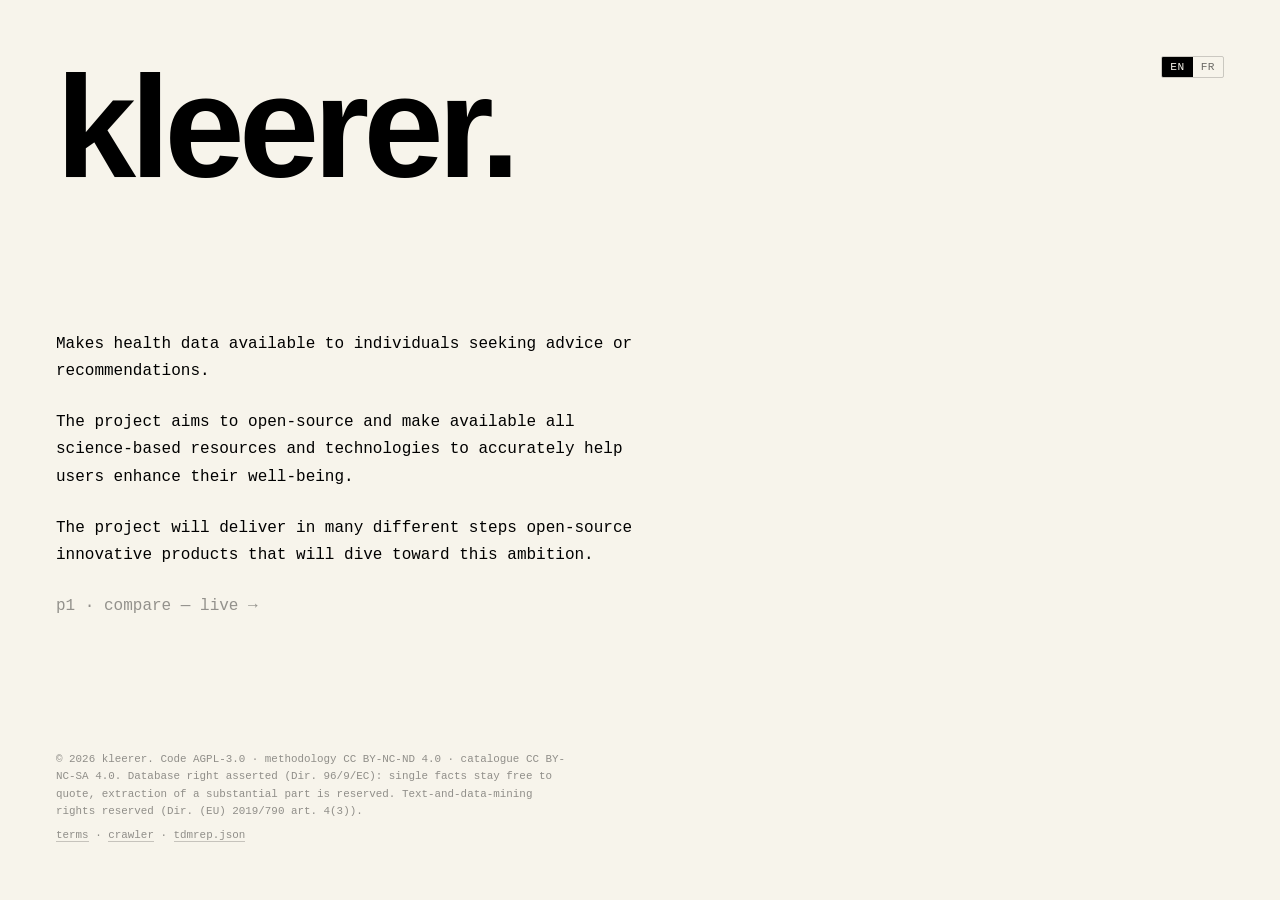
<file: index.html>
<!DOCTYPE html>
<html lang="en">
<head>
    <meta charset="UTF-8">
    <meta name="viewport" content="width=device-width, initial-scale=1.0">
    <meta http-equiv="Content-Security-Policy" content="upgrade-insecure-requests">
    <meta name="description" content="kleerer. — independent, evidence-based health data. Makes supplement science available to individuals seeking advice or recommendations.">
    <meta name="robots" content="index,follow">
    <link rel="canonical" href="https://kleerer.com/">
    <meta property="og:type" content="website">
    <meta property="og:site_name" content="kleerer.">
    <meta property="og:title" content="kleerer. — supplements, made clear">
    <meta property="og:description" content="Independent, evidence-based health data. An open Health & Compo Score and true price-per-active for EU/French supplements.">
    <meta property="og:url" content="https://kleerer.com/">
    <meta name="twitter:card" content="summary">
    <title>kleerer. — Health Data Made Available</title>
    <script type="application/ld+json">
    {
      "@context": "https://schema.org",
      "@type": "Organization",
      "name": "kleerer.",
      "url": "https://kleerer.com/",
      "description": "Independent, evidence-based health data: an open Health & Compo Score and true price-per-active for dietary supplements.",
      "knowsAbout": ["dietary supplements", "nutrition", "food additives", "health"],
      "sameAs": ["https://github.com/McJack3d/kleerer.io"]
    }
    </script>
    <link rel="stylesheet" href="style.css">
    <style>
      .langsw{position:absolute; top:0; right:0; display:flex; border:1px solid rgba(0,0,0,.18); border-radius:2px; overflow:hidden}
      .langsw button{background:none; border:none; padding:4px 8px; font:inherit; font-size:.7rem; cursor:pointer; color:rgba(0,0,0,.56); letter-spacing:.04em}
      .langsw button.on{background:#000; color:#f7f4eb}
      .site-header{position:relative}
      .site-foot{max-width:78ch; font-size:.68rem; line-height:1.6; color:rgba(0,0,0,.42)}
      .site-foot p+p{margin-top:6px}
      .site-foot a{color:inherit; text-decoration:none; border-bottom:1px solid rgba(0,0,0,.2)}
      .site-foot a:hover{color:var(--ink); border-bottom-color:var(--ink)}
    </style>
    <script src="/analytics.js" defer></script>
    <link rel="manifest" href="/manifest.webmanifest">
    <meta name="theme-color" content="#f7f4eb">
    <link rel="icon" href="/icons/favicon-32.png" sizes="32x32" type="image/png">
    <link rel="icon" href="/favicon.ico" sizes="any">
    <link rel="apple-touch-icon" href="/icons/apple-touch-icon.png">
    <meta name="apple-mobile-web-app-capable" content="yes">
    <meta name="apple-mobile-web-app-status-bar-style" content="default">
    <meta name="apple-mobile-web-app-title" content="kleerer.">
    <script src="/pwa.js" defer></script>
</head>
<body>
    <header class="site-header">
        <p class="logo">kleerer<span class="logo-dot">.</span></p>
        <span class="langsw" id="langsw">
          <button onclick="setLang('en')" data-lang="en">EN</button>
          <button onclick="setLang('fr')" data-lang="fr">FR</button>
        </span>
    </header>

    <main class="text">
        <h1 class="motto" id="motto">Makes health data available to individuals seeking advice or recommendations.</h1>
        <p id="l1">The project aims to open-source and make available all science-based resources and technologies to accurately help users enhance their well-being.</p>
        <p id="l2">The project will deliver in many different steps open-source innovative products that will dive toward this ambition.</p>
        <p class="p1-line"><a href="compare/" id="p1link">p1 · compare — live →</a></p>
    </main>

    <footer class="site-foot">
        <p id="rights">© 2026 kleerer. Code AGPL-3.0 · methodology CC BY-NC-ND 4.0 · catalogue CC BY-NC-SA 4.0. Database right asserted (Dir. 96/9/EC): single facts stay free to quote, extraction of a substantial part is reserved. Text-and-data-mining rights reserved (Dir. (EU) 2019/790 art. 4(3)).</p>
        <p><a href="terms/" id="termslink">terms</a> · <a href="bot/" id="botlink">crawler</a> · <a href="/.well-known/tdmrep.json">tdmrep.json</a></p>
    </footer>
<script>
// Same rule as the comparator: the browser's stated language preference, never
// an IP lookup — no third party ever sees a visitor's address for this.
const LANG_KEY = "kleerer_lang";
const TXT = {
  en: {
    lang: "en",
    desc: "kleerer. — independent, evidence-based health data. Makes supplement science available to individuals seeking advice or recommendations.",
    motto: "Makes health data available to individuals seeking advice or recommendations.",
    l1: "The project aims to open-source and make available all science-based resources and technologies to accurately help users enhance their well-being.",
    l2: "The project will deliver in many different steps open-source innovative products that will dive toward this ambition.",
    p1: "p1 · compare — live →",
    rights: "© 2026 kleerer. Code AGPL-3.0 · methodology CC BY-NC-ND 4.0 · catalogue CC BY-NC-SA 4.0. Database right asserted (Dir. 96/9/EC): single facts stay free to quote, extraction of a substantial part is reserved. Text-and-data-mining rights reserved (Dir. (EU) 2019/790 art. 4(3)).",
    terms: "terms",
    bot: "crawler"
  },
  fr: {
    lang: "fr",
    desc: "kleerer. — des données de santé indépendantes et fondées sur les preuves. Rend la science des compléments accessible à qui cherche des conseils ou des recommandations.",
    motto: "Rend les données de santé accessibles à celles et ceux qui cherchent des conseils ou des recommandations.",
    l1: "Le projet vise à ouvrir le code et à rendre accessibles toutes les ressources et technologies fondées sur la science, pour aider chacun à améliorer son bien-être avec justesse.",
    l2: "Le projet livrera, étape après étape, des produits open source innovants qui poursuivent cette ambition.",
    p1: "p1 · comparer — en ligne →",
    rights: "© 2026 kleerer. Code AGPL-3.0 · méthodologie CC BY-NC-ND 4.0 · catalogue CC BY-NC-SA 4.0. Droit sui generis revendiqué (dir. 96/9/CE) : un fait isolé reste librement citable, l'extraction d'une partie substantielle est réservée. Droits de fouille de textes et de données réservés (dir. (UE) 2019/790 art. 4(3)).",
    terms: "conditions",
    bot: "robot"
  }
};
function detectLang(){
  try { const v = localStorage.getItem(LANG_KEY); if (v === "fr" || v === "en") return v; } catch(e){}
  const nav = (navigator.languages && navigator.languages[0]) || navigator.language || "en";
  return /^fr\b/i.test(nav) ? "fr" : "en";
}
let LANG = detectLang();
function setLang(l){
  if (l !== "en" && l !== "fr") return;
  LANG = l;
  try { localStorage.setItem(LANG_KEY, l); } catch(e){}
  applyLang();
}
function applyLang(){
  const t = TXT[LANG];
  document.documentElement.lang = t.lang;
  const md = document.querySelector('meta[name="description"]');
  if (md) md.setAttribute("content", t.desc);
  document.getElementById("motto").textContent = t.motto;
  document.getElementById("l1").textContent = t.l1;
  document.getElementById("l2").textContent = t.l2;
  document.getElementById("p1link").textContent = t.p1;
  document.getElementById("rights").textContent = t.rights;
  document.getElementById("termslink").textContent = t.terms;
  document.getElementById("botlink").textContent = t.bot;
  document.querySelectorAll("#langsw button").forEach(b =>
    b.classList.toggle("on", b.dataset.lang === LANG));
}
applyLang();
</script>
</body>
</html>
</file>
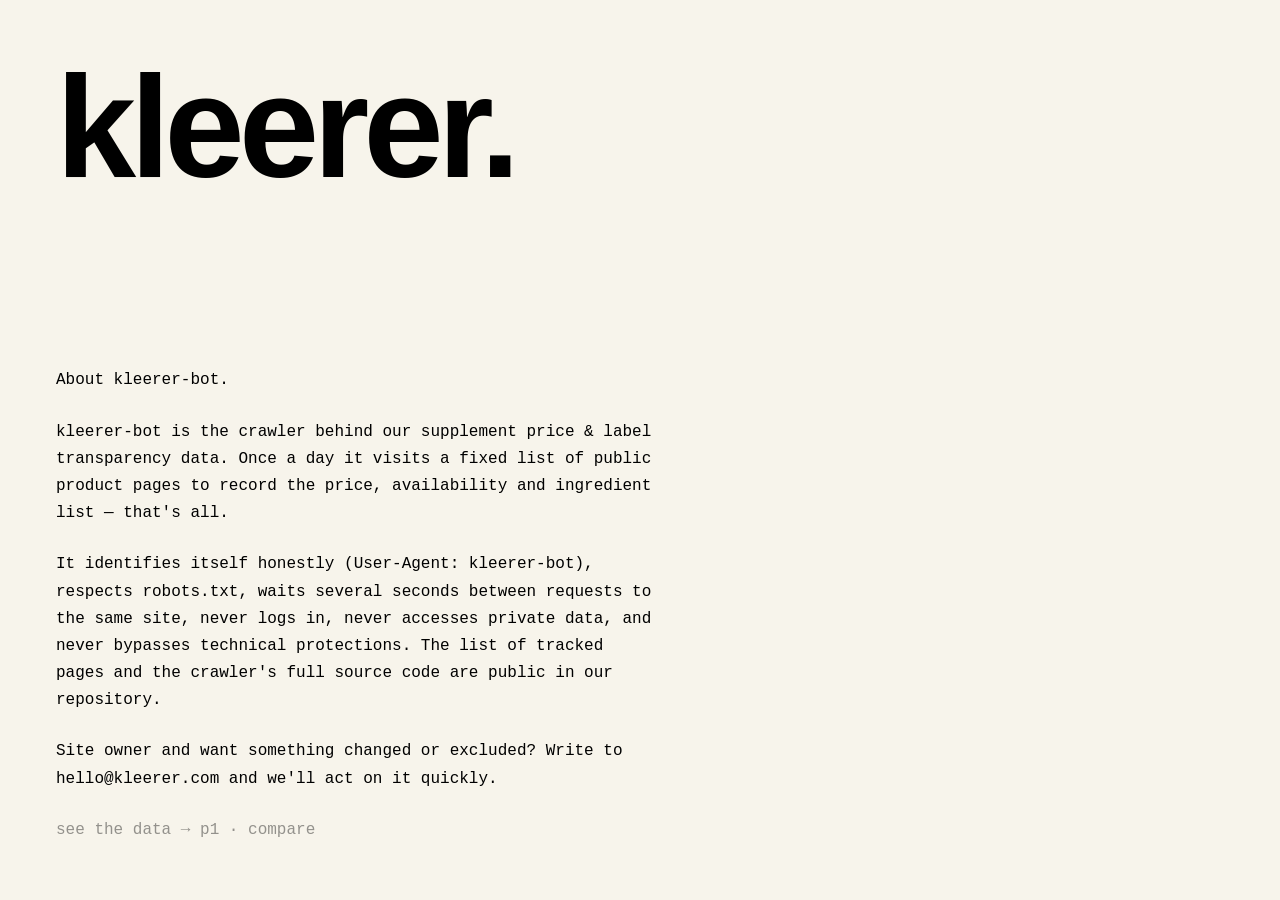
<file: bot/index.html>
<!DOCTYPE html>
<html lang="en">
<head>
    <meta charset="UTF-8">
    <meta name="viewport" content="width=device-width, initial-scale=1.0">
    <meta name="description" content="About kleerer-bot, the polite crawler behind kleerer's supplement price and label transparency data.">
    <title>kleerer. — about our bot</title>
    <link rel="stylesheet" href="../style.css">
    <script src="/analytics.js" defer></script>
    <link rel="manifest" href="/manifest.webmanifest">
    <meta name="theme-color" content="#f7f4eb">
    <link rel="icon" href="/icons/favicon-32.png" sizes="32x32" type="image/png">
    <link rel="icon" href="/favicon.ico" sizes="any">
    <link rel="apple-touch-icon" href="/icons/apple-touch-icon.png">
    <meta name="apple-mobile-web-app-capable" content="yes">
    <meta name="apple-mobile-web-app-status-bar-style" content="default">
    <meta name="apple-mobile-web-app-title" content="kleerer.">
    <script src="/pwa.js" defer></script>
</head>
<body>
    <header class="site-header">
        <p class="logo"><a href="../" style="color:inherit;text-decoration:none">kleerer<span class="logo-dot">.</span></a></p>
    </header>

    <main class="text">
        <h1 class="motto">About kleerer-bot.</h1>
        <p>kleerer-bot is the crawler behind our supplement price &amp; label transparency data. Once a day it visits a fixed list of public product pages to record the price, availability and ingredient list — that's all.</p>
        <p>It identifies itself honestly (User-Agent: kleerer-bot), respects robots.txt, waits several seconds between requests to the same site, never logs in, never accesses private data, and never bypasses technical protections. The list of tracked pages and the crawler's full source code are public in our repository.</p>
        <p>Site owner and want something changed or excluded? Write to hello@kleerer.com and we'll act on it quickly.</p>
        <p class="p1-line"><a href="../compare/">see the data → p1 · compare</a></p>
    </main>
</body>
</html>
</file>
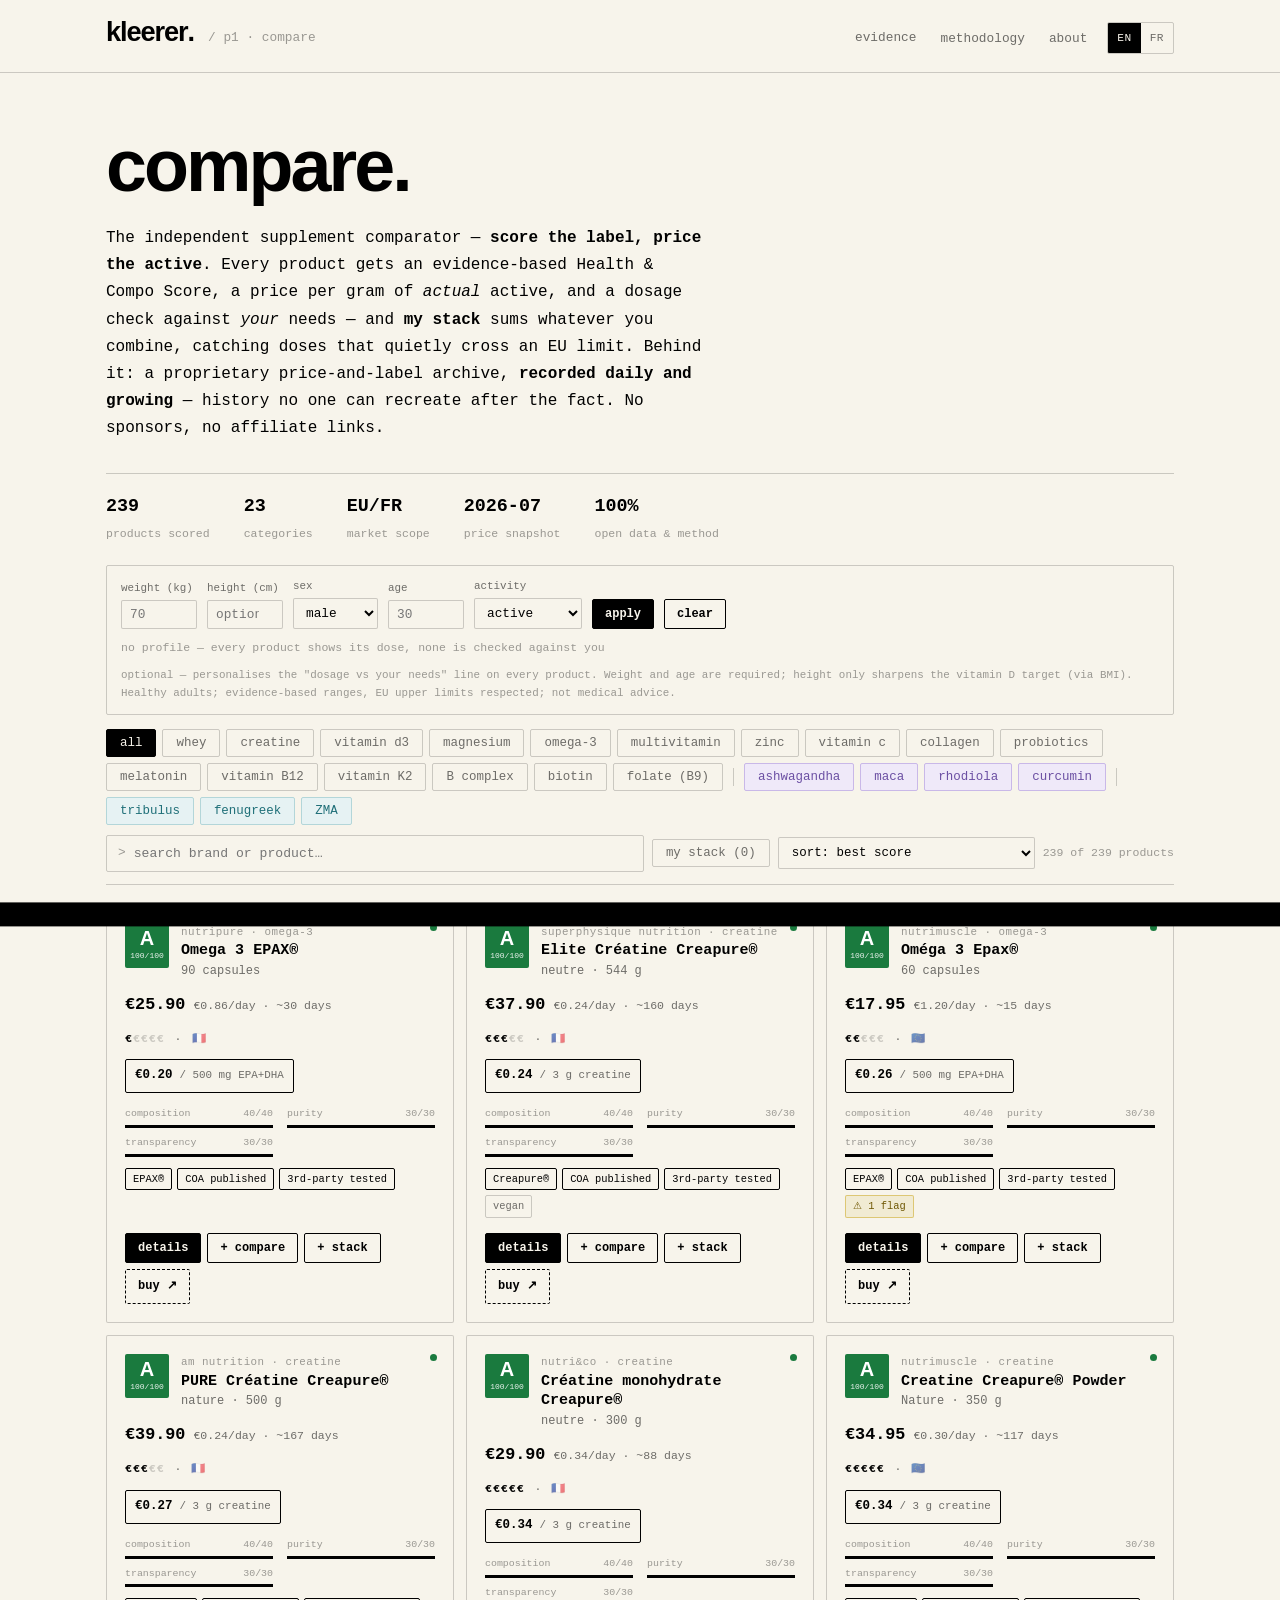
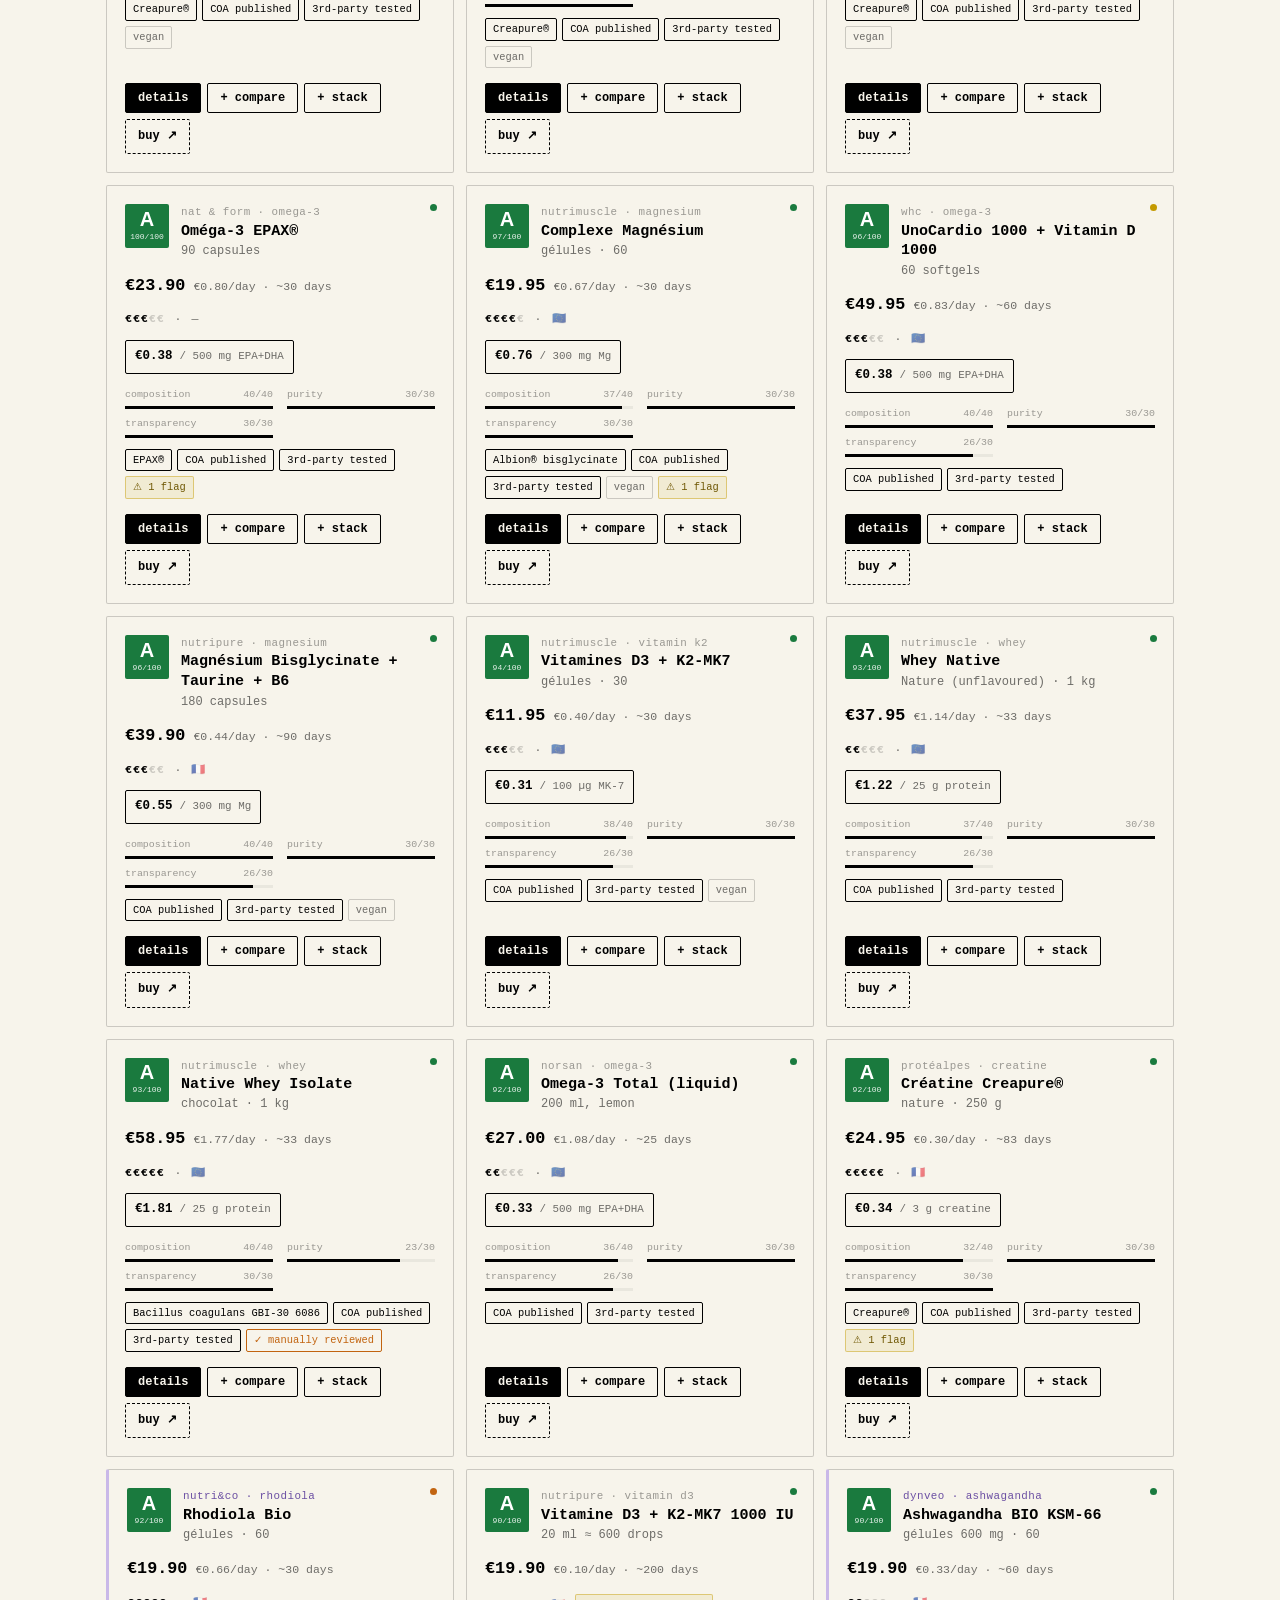
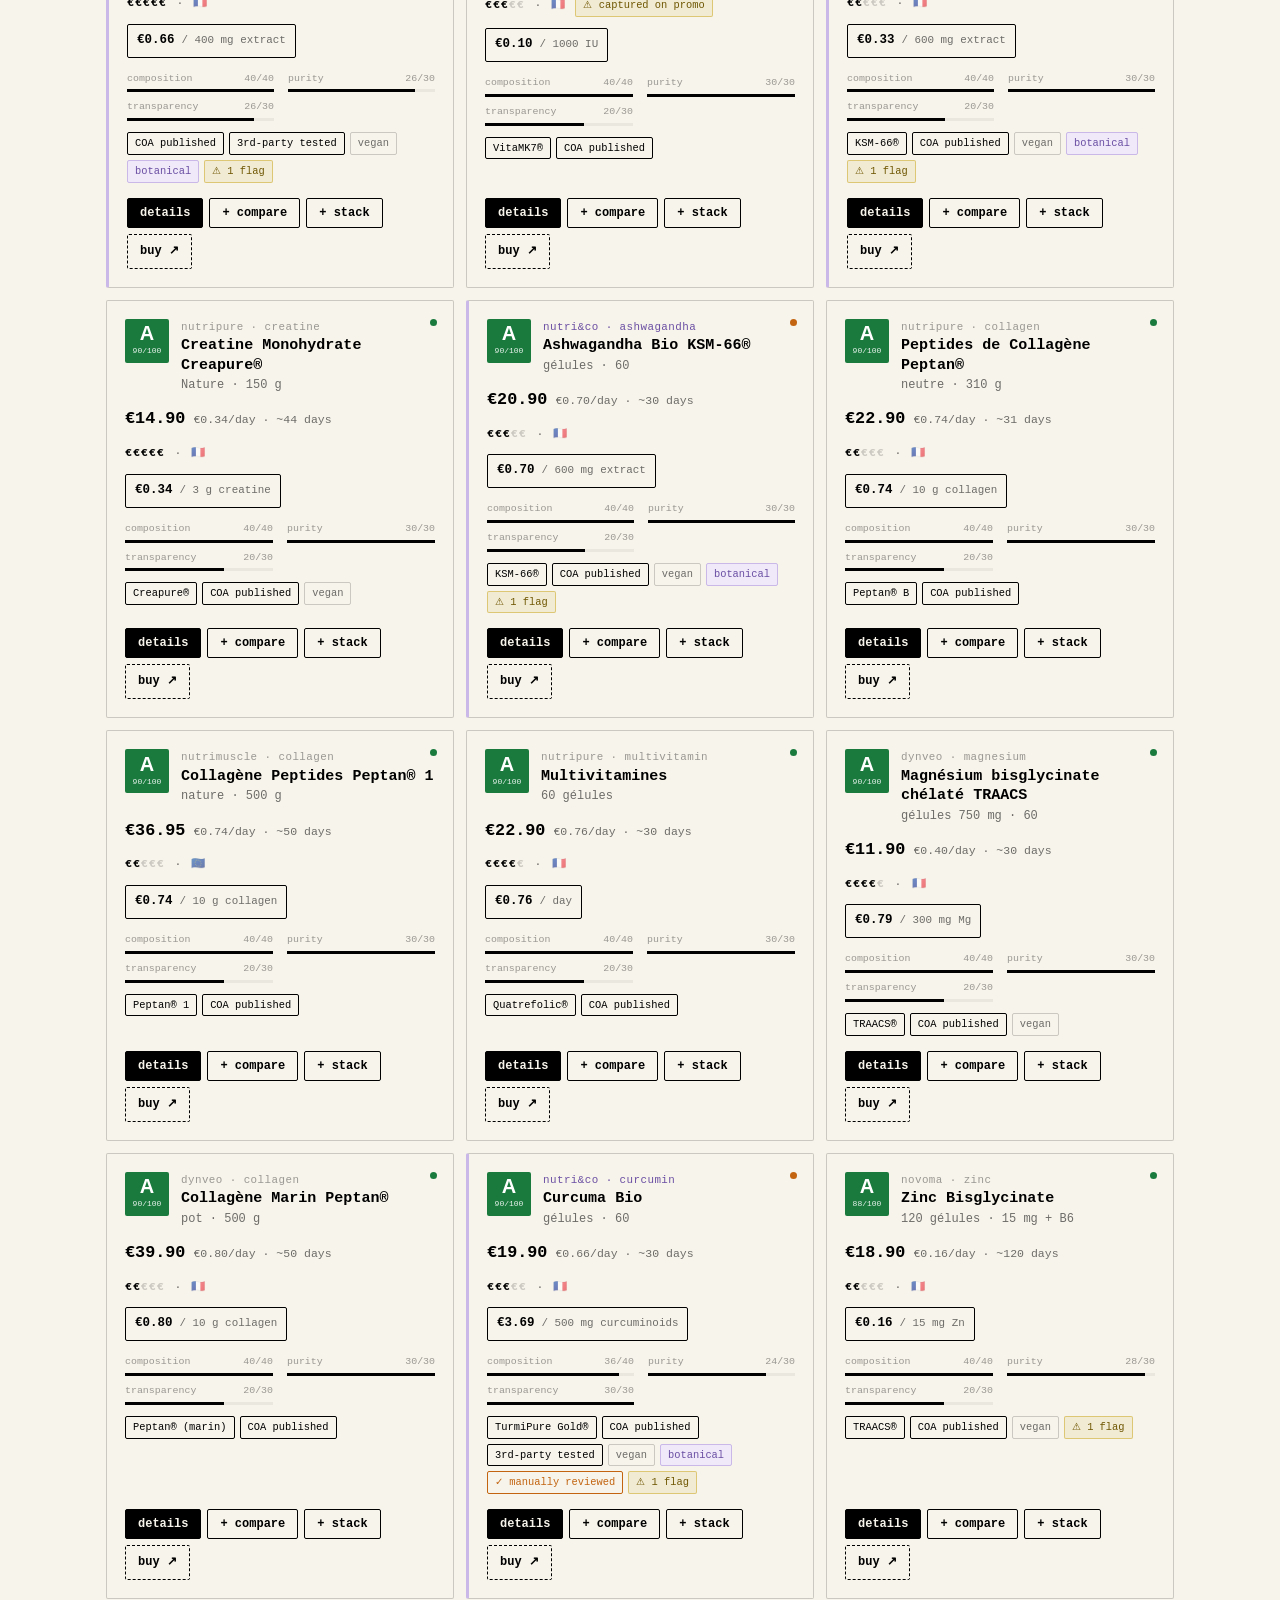
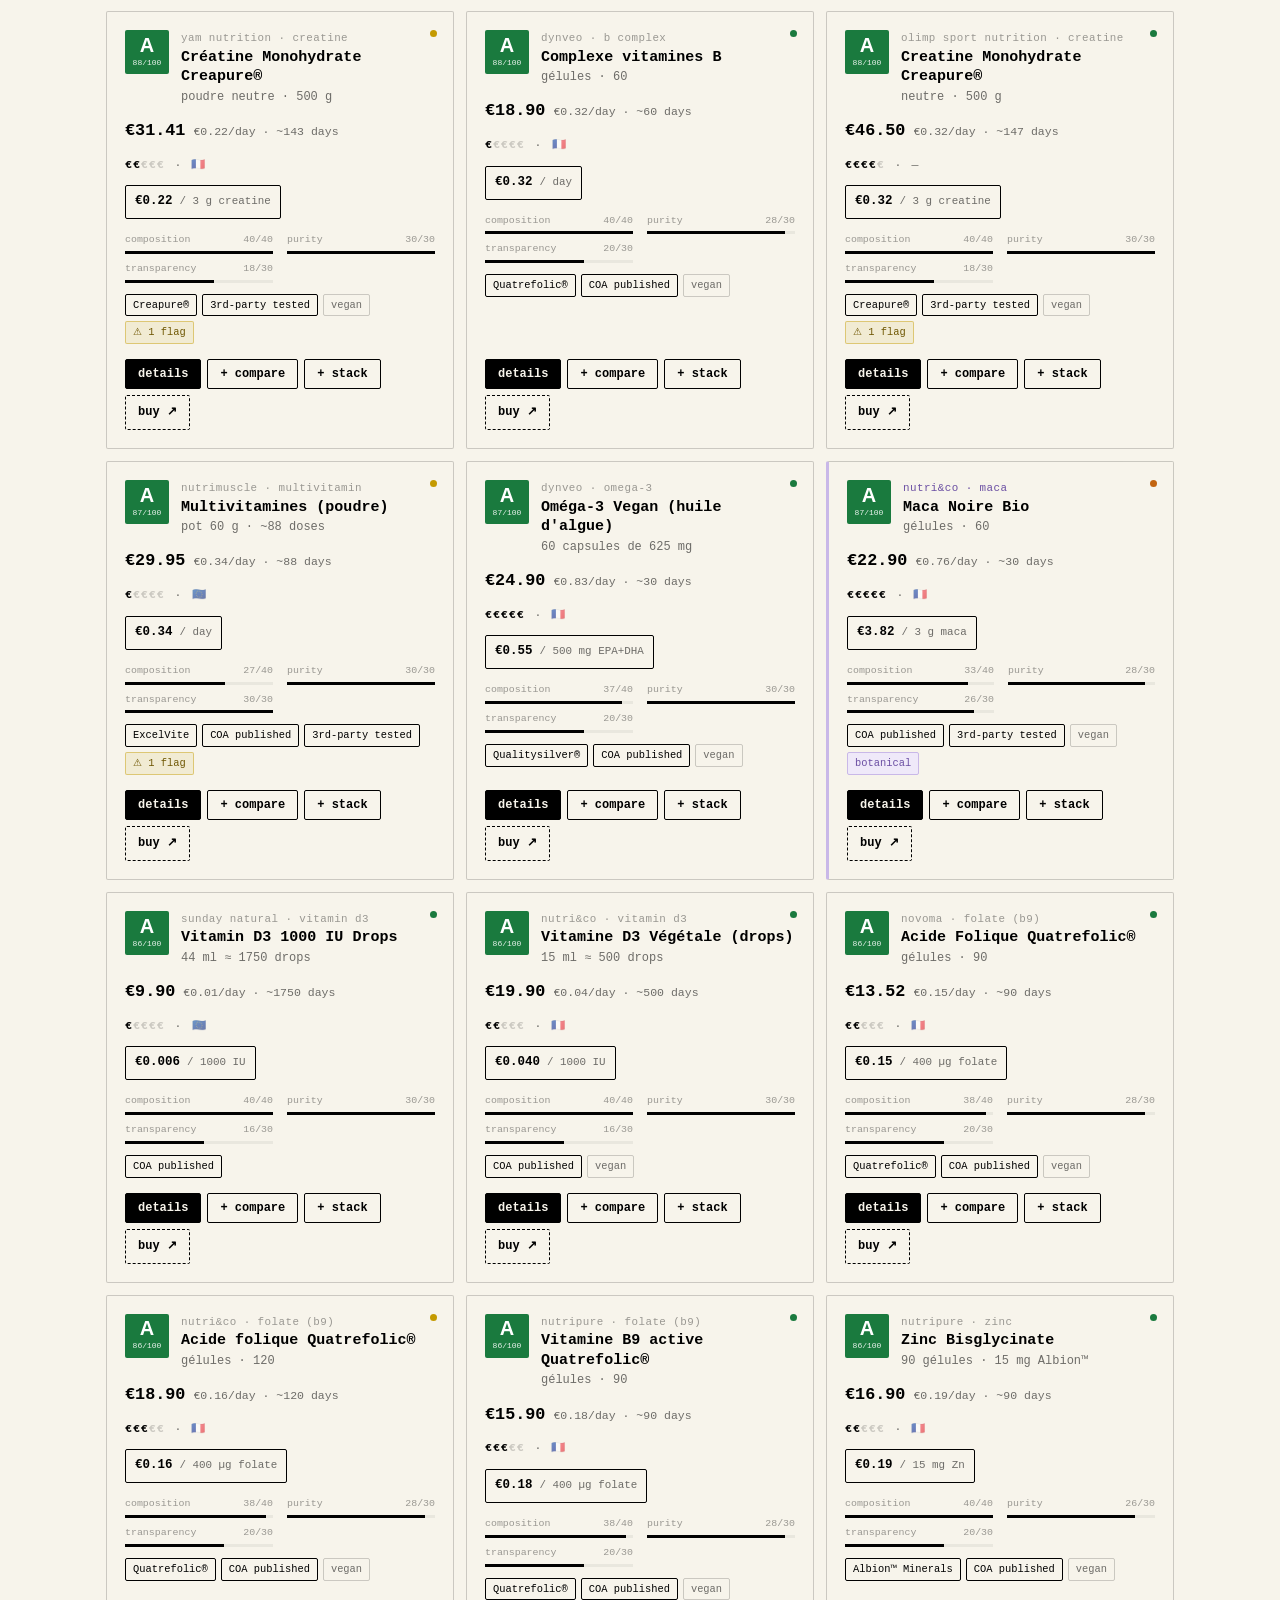
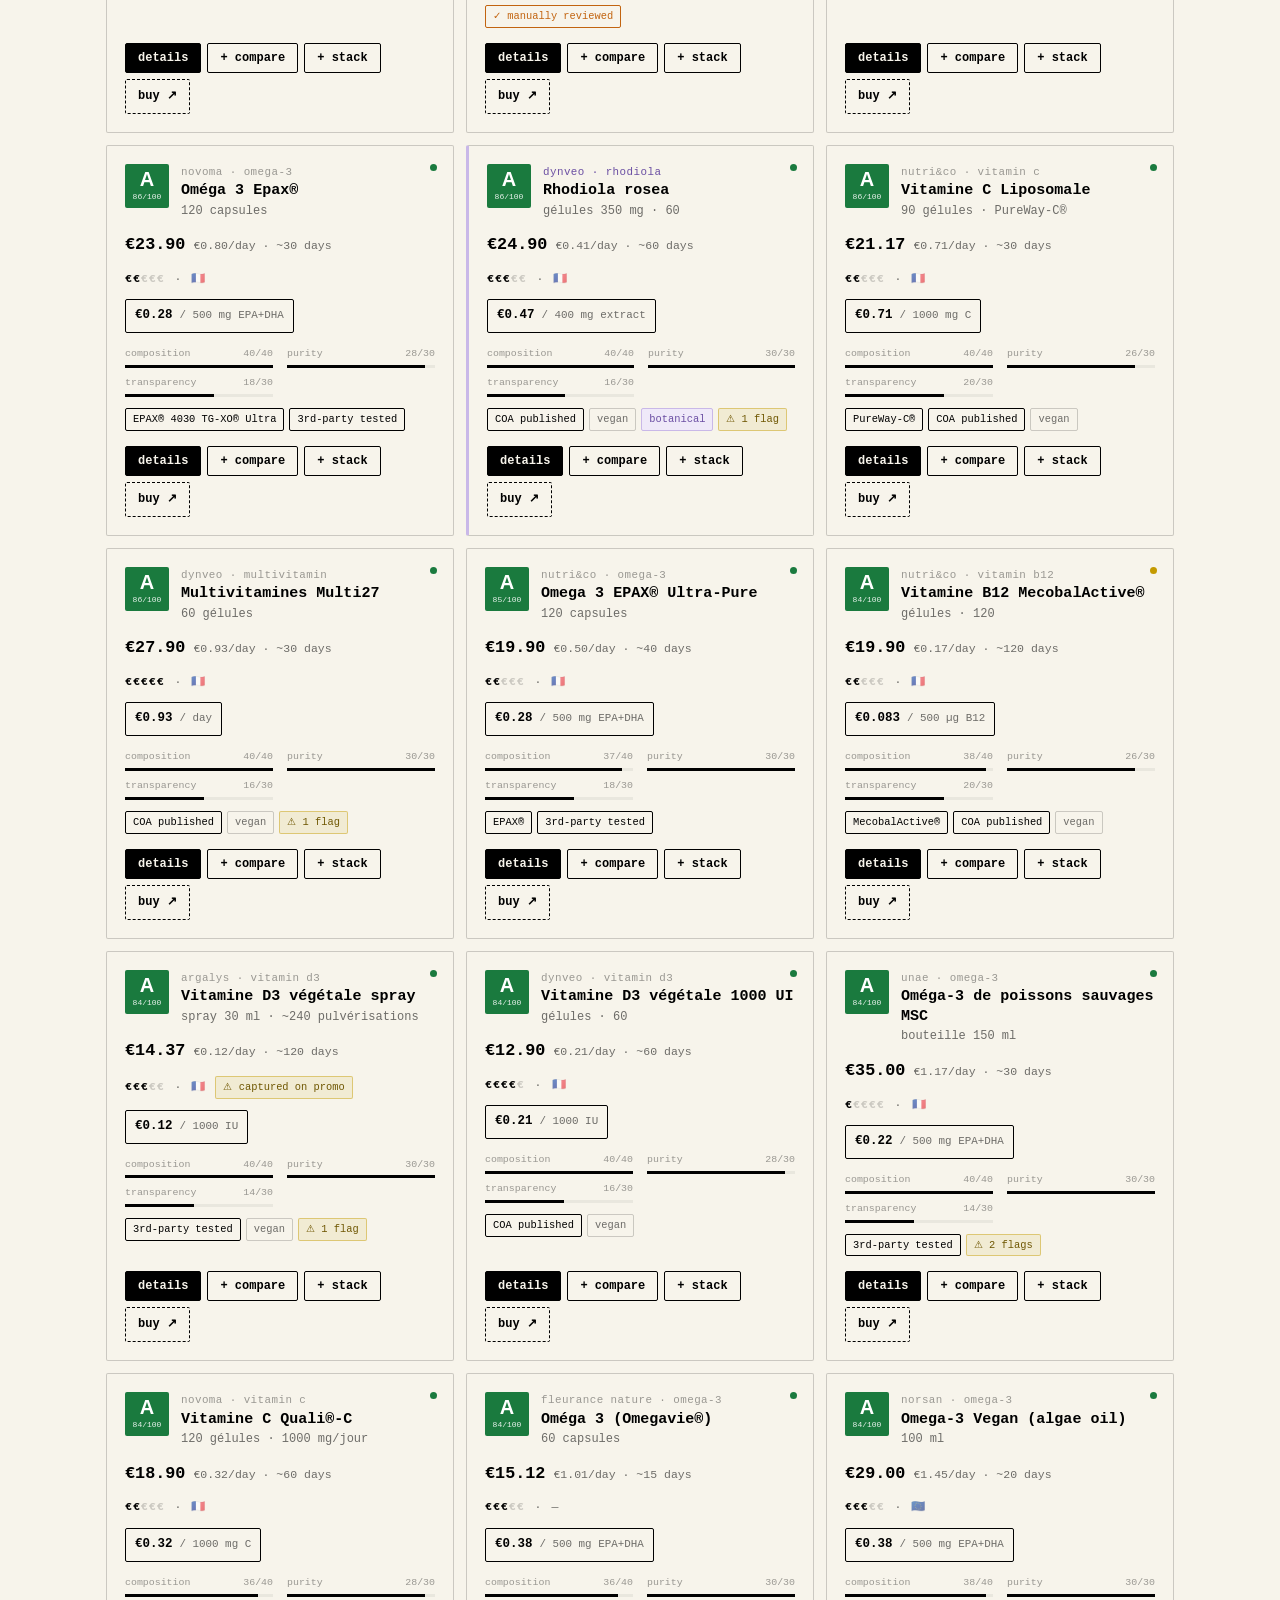
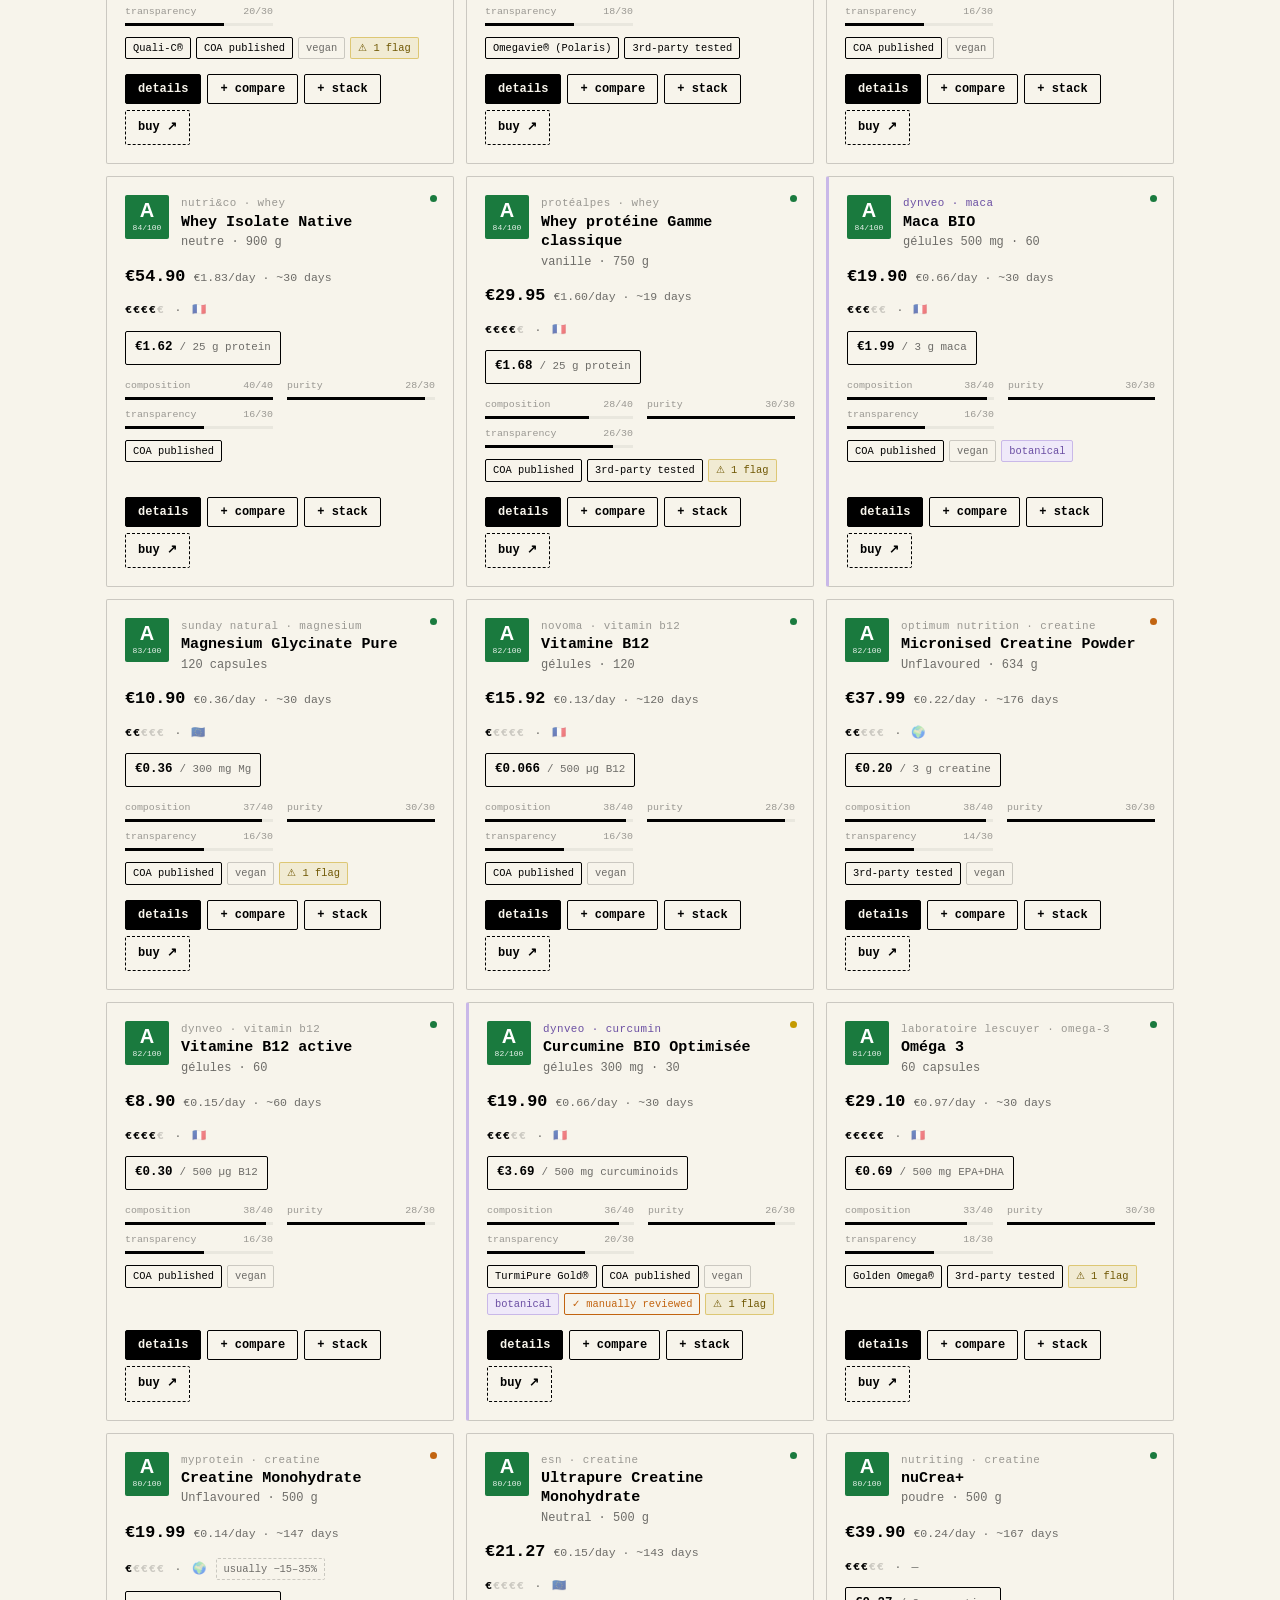
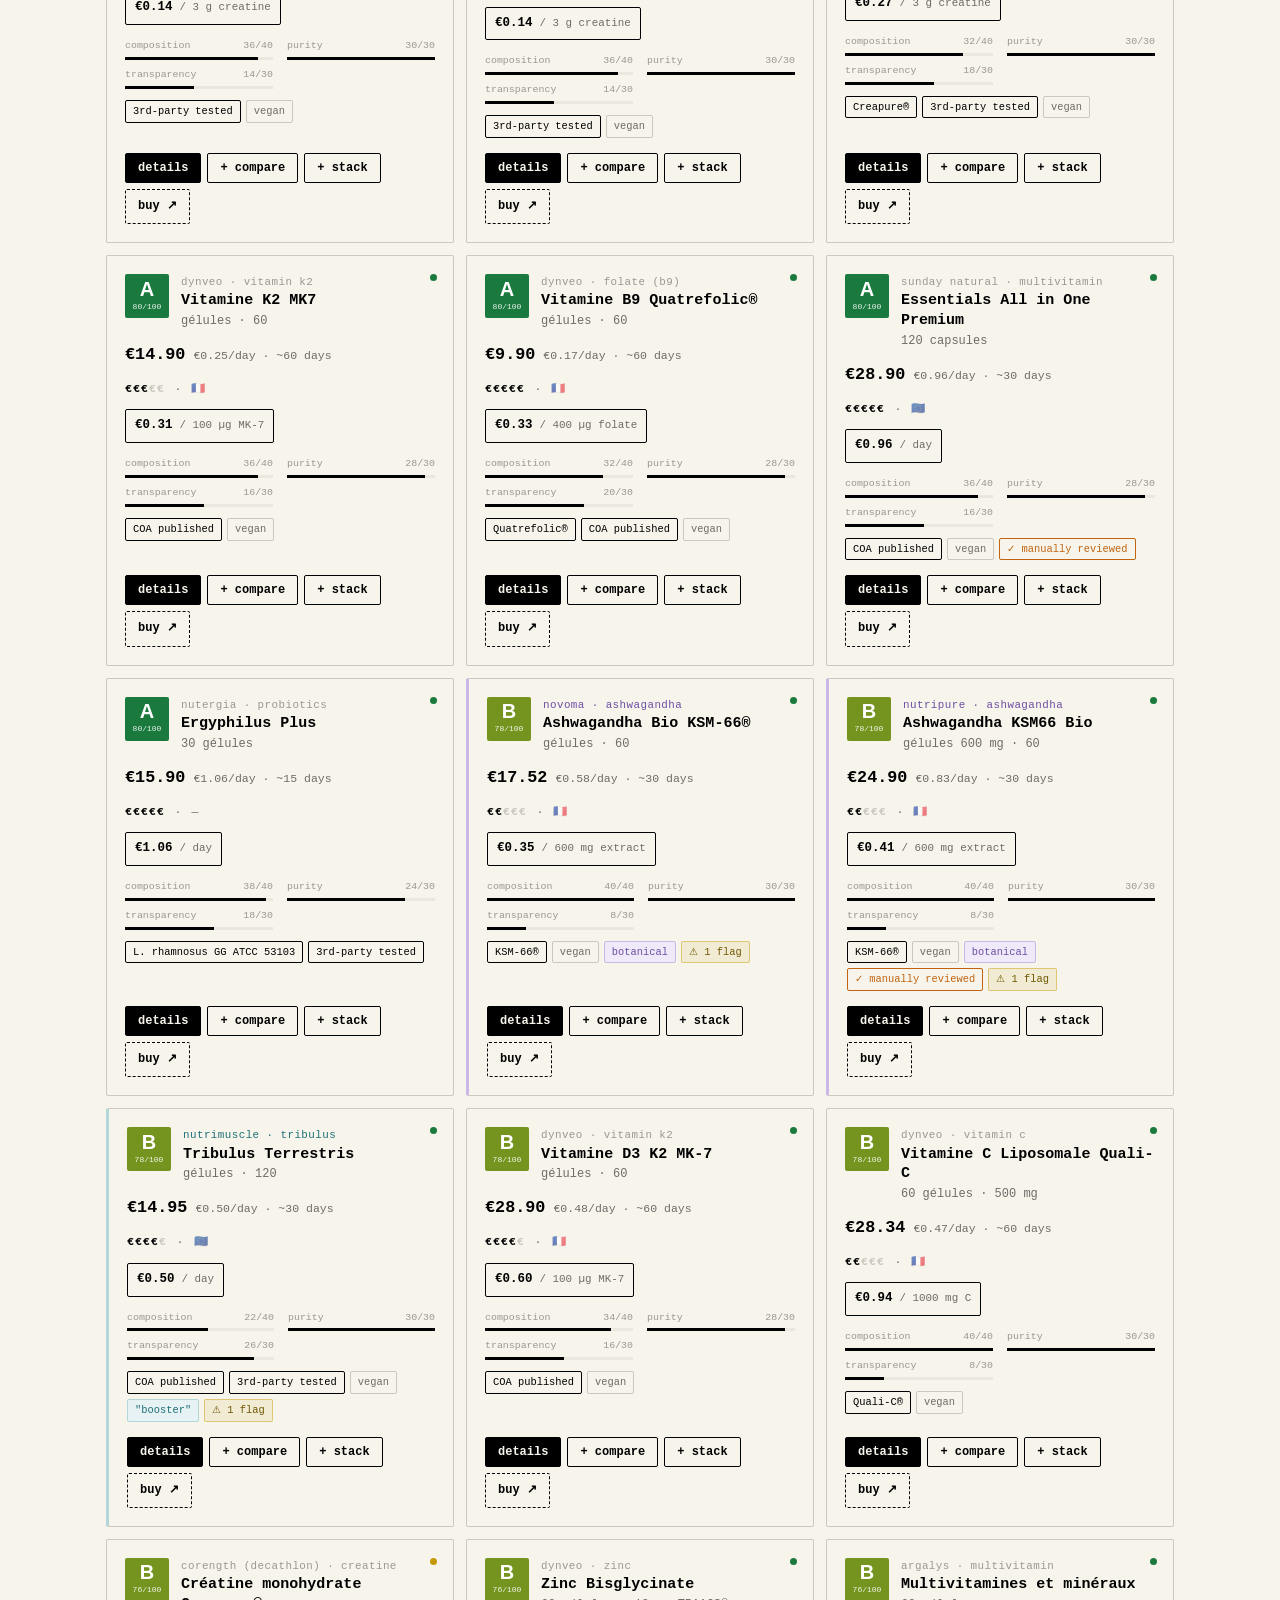
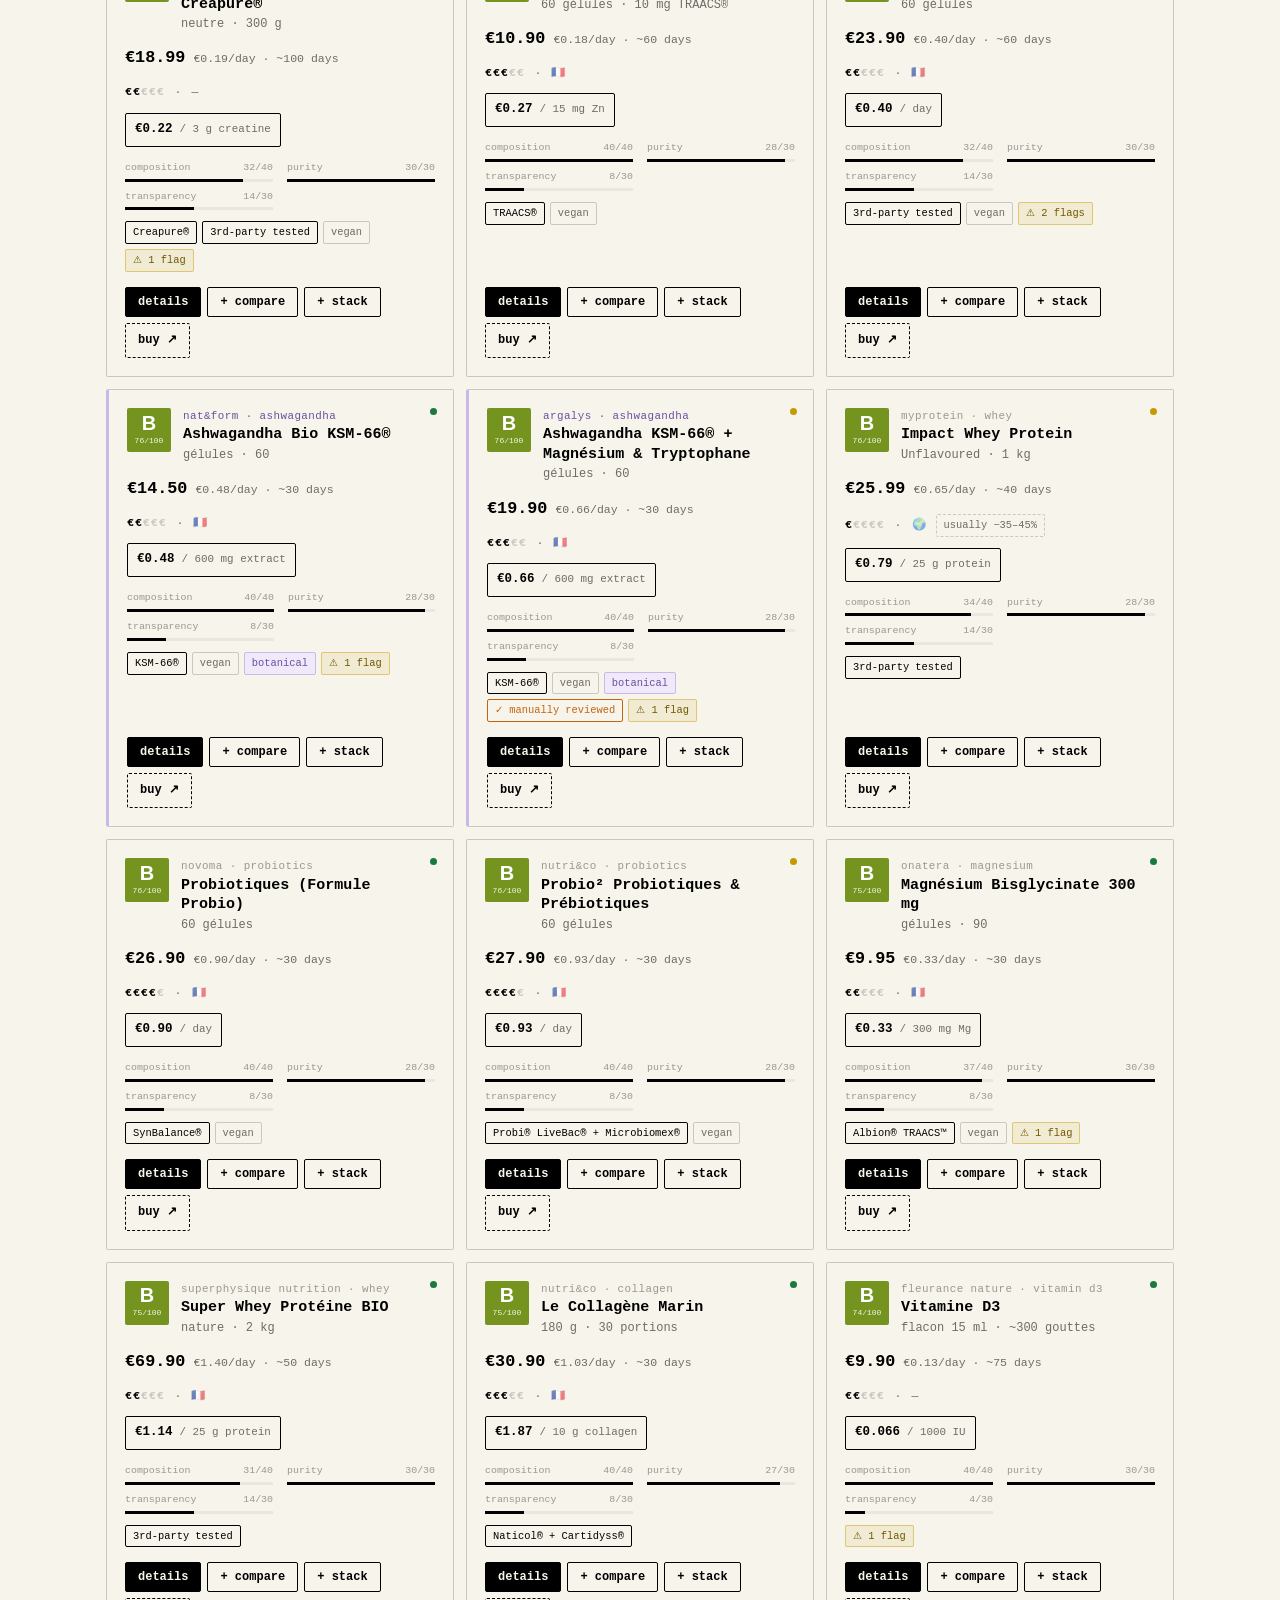
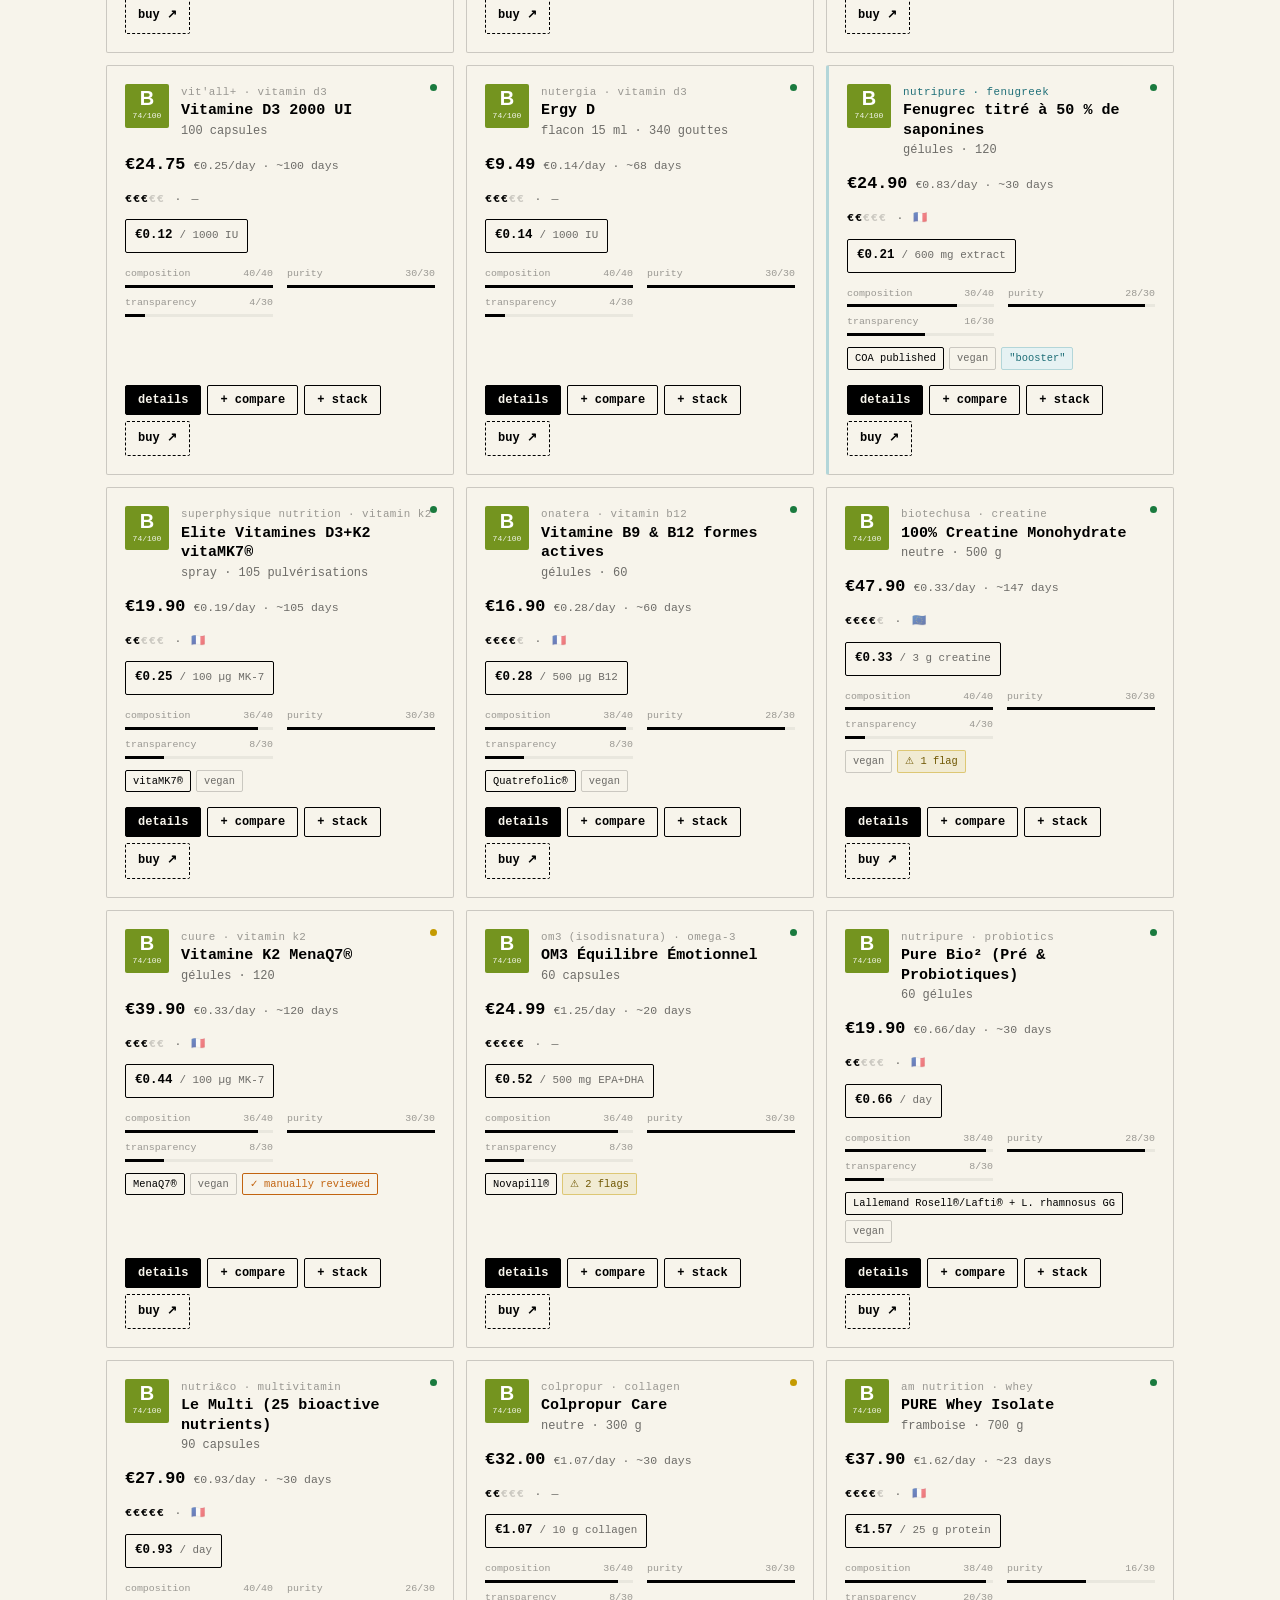
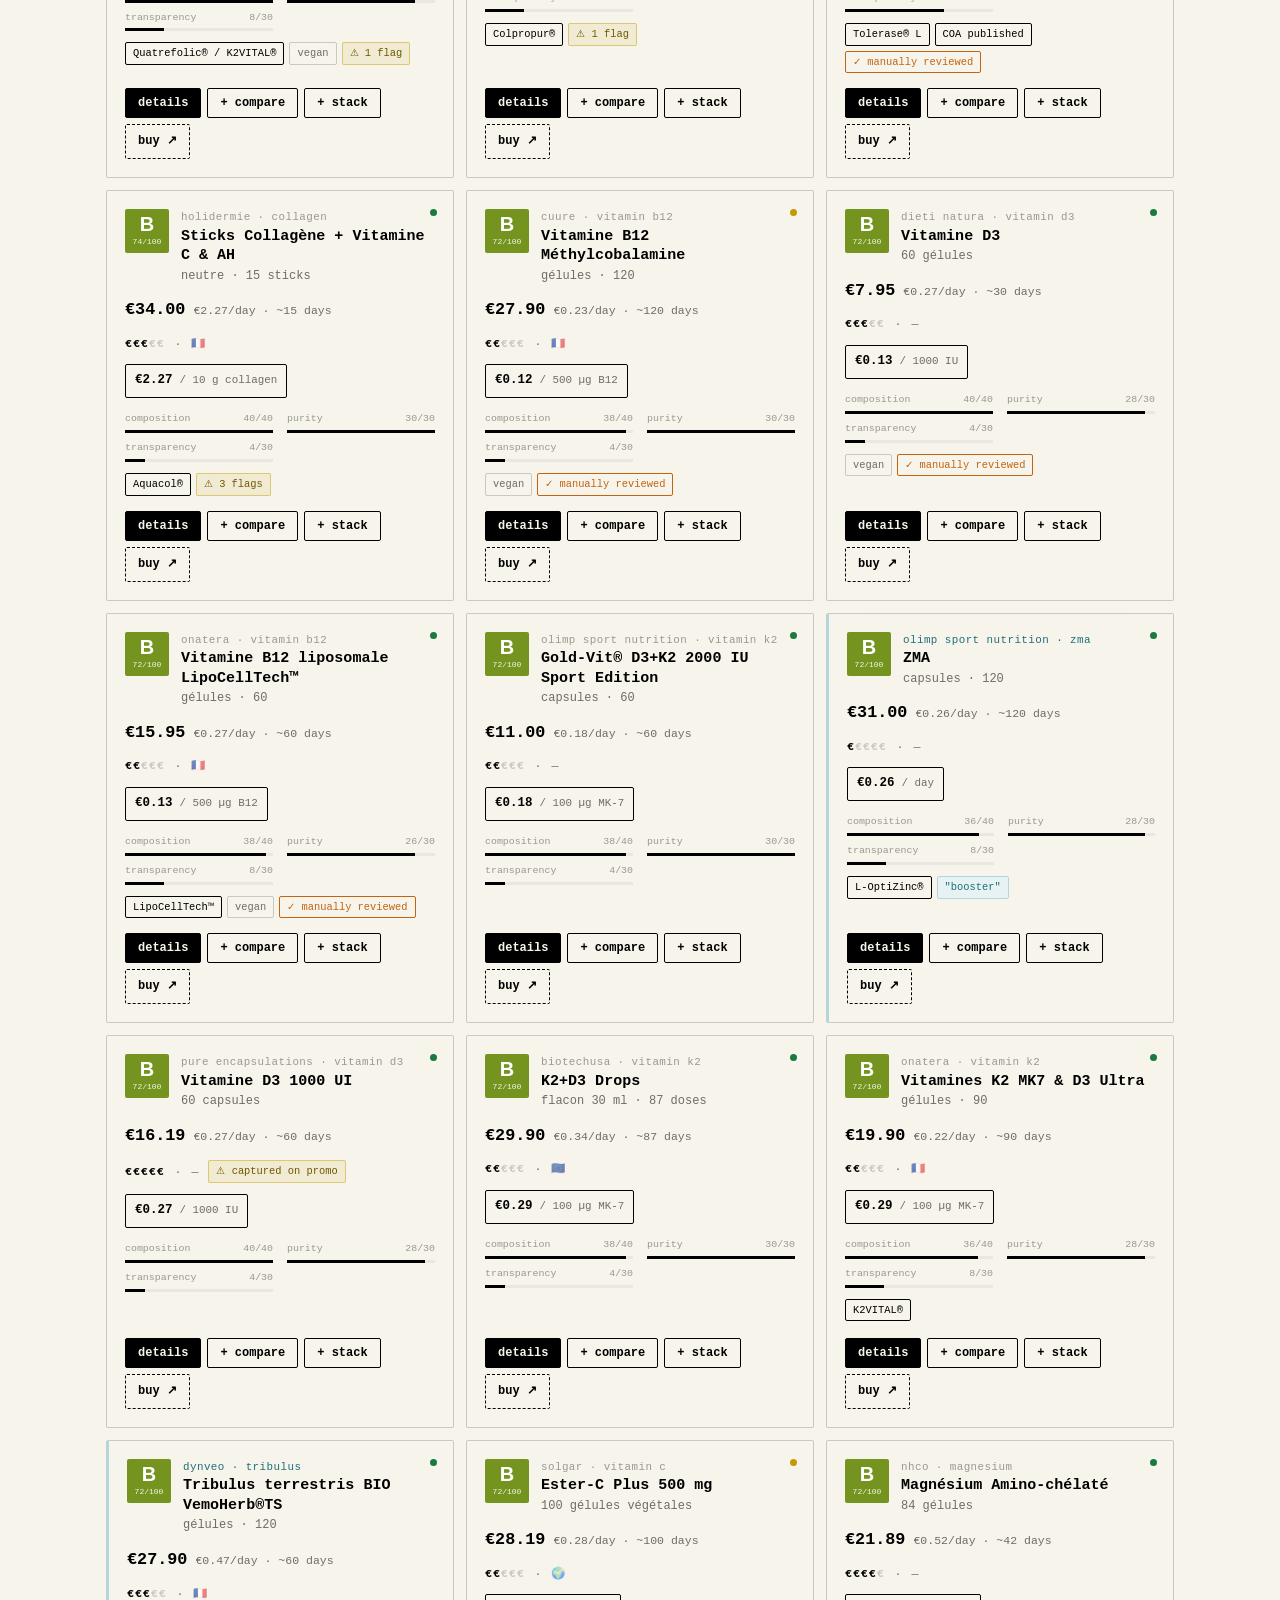
<file: compare/index.html>
<!DOCTYPE html>
<html lang="en">
<head>
<meta charset="UTF-8">
<meta name="viewport" content="width=device-width, initial-scale=1.0">
<meta http-equiv="Content-Security-Policy" content="upgrade-insecure-requests">
<meta name="referrer" content="strict-origin-when-cross-origin">
<meta name="description" content="Independent supplement comparator: an evidence-based Health &amp; Compo Score (A–E) price per gram of actual active, and a personalised dosage check for 163 EU/French products across 11 categories. No sponsors, no affiliate links.">
<meta name="robots" content="index,follow">
<meta name="keywords" content="compléments alimentaires, supplements, health score, whey, créatine, magnésium, oméga-3, comparateur, additifs, édulcorants">
<link rel="alternate" hreflang="en" href="https://kleerer.com/compare/en/">
<link rel="alternate" hreflang="fr" href="https://kleerer.com/compare/fr/">
<link rel="alternate" hreflang="x-default" href="https://kleerer.com/compare/">
<link rel="canonical" href="https://kleerer.com/compare/">
<meta property="og:type" content="website">
<meta property="og:site_name" content="kleerer.">
<meta property="og:title" content="kleerer. — supplements, made clear">
<meta property="og:description" content="Evidence-based Health &amp; Compo Score and true price-per-active for EU/French supplements. Independent, no affiliate links.">
<meta property="og:url" content="https://kleerer.com/compare/">
<meta name="twitter:card" content="summary">
<meta name="twitter:title" content="kleerer. — supplements, made clear">
<meta name="twitter:description" content="Evidence-based Health &amp; Compo Score and true price-per-active for EU/French supplements.">
<script type="application/ld+json">
{
  "@context": "https://schema.org",
  "@type": "MedicalWebPage",
  "name": "kleerer. compare — independent supplement comparator",
  "url": "https://kleerer.com/compare/",
  "inLanguage": "en",
  "about": {"@type": "MedicalEntity", "name": "Dietary supplements"},
  "audience": {"@type": "Patient"},
  "medicalAudience": "Patient",
  "specialty": "Nutrition",
  "isPartOf": {"@type": "WebSite", "name": "kleerer.", "url": "https://kleerer.com/"},
  "publisher": {"@type": "Organization", "name": "kleerer.", "url": "https://kleerer.com/"},
  "description": "An evidence-based Health & Compo Score (A–E) and price-per-active for EU/French dietary supplements across 11 categories."
}
</script>
<title>kleerer. — p1 · compare</title>
<style>
  :root{
    --bg:#f7f4eb; --ink:#000000; --muted:rgba(0,0,0,.56); --faint:rgba(0,0,0,.38);
    --line:rgba(0,0,0,.18); --soft:rgba(0,0,0,.055);
    --gA:#1a7a3e; --gB:#74941f; --gC:#c49a00; --gD:#c26410; --gE:#b93a17;
    --warn-bg:rgba(196,154,0,.10); --warn-line:rgba(196,154,0,.45); --warn-ink:#6f5703;
    /* botanicals: plant extracts, not nutrients — shown apart, in light purple */
    --bot:#6b4fa3; --bot-bg:#efe9f9; --bot-line:#c9b8e8;
    /* sold to raise testosterone: its own colour, because the honest summary is "mostly no" */
    --boost:#1f6f78; --boost-bg:#e6f2f3; --boost-line:#b3d6d9;
    --pad:clamp(24px,5vw,56px);
  }
  *{box-sizing:border-box; margin:0; padding:0}
  html{scroll-behavior:smooth}
  body{font-family:ui-monospace,"SF Mono",Menlo,Consolas,"Liberation Mono",monospace; color:var(--ink); background:var(--bg); line-height:1.6; -webkit-font-smoothing:antialiased}
  ::selection{background:var(--ink); color:var(--bg)}
  a{color:inherit}
  button{font-family:inherit; cursor:pointer}

  /* ---------- header ---------- */
  header{border-bottom:1px solid var(--line); background:var(--bg)}
  .hwrap{max-width:1180px; margin:0 auto; padding:18px var(--pad); display:flex; align-items:baseline; gap:14px}
  .logo-s{font-family:Arial,"Helvetica Neue",Helvetica,sans-serif; font-size:1.7rem; font-weight:bold; letter-spacing:-.04em; text-decoration:none; line-height:1}
  .crumb{font-size:.8rem; color:var(--faint)}
  .logo-dot{animation:breathe 4s ease-in-out infinite; display:inline-block}
  .hnav{margin-left:auto; display:flex; gap:4px}
  .hnav button{background:none; border:none; font-size:.8rem; color:var(--muted); padding:6px 10px; text-decoration:none}
  .hnav button:hover{color:var(--ink); text-decoration:underline}

  /* ---------- hero ---------- */
  .hero{max-width:1180px; margin:0 auto; padding:56px var(--pad) 8px; animation:rise .7s ease .1s both}
  .hero h1{font-family:Arial,"Helvetica Neue",Helvetica,sans-serif; font-size:clamp(2.6rem,7vw,4.6rem); font-weight:bold; letter-spacing:-.04em; line-height:1}
  .hero .sub{font-size:1rem; color:var(--ink); max-width:62ch; margin-top:22px; line-height:1.7}
  .hero .sub b{font-weight:700}
  .stats{display:flex; flex-wrap:wrap; gap:34px; margin-top:30px; padding-top:18px; border-top:1px solid var(--line)}
  .stat b{display:block; font-size:1.15rem; font-weight:700}
  .stat span{font-size:.72rem; color:var(--faint)}

  /* ---------- controls ---------- */
  .controls{max-width:1180px; margin:0 auto; padding:14px var(--pad) 0; position:sticky; top:0; z-index:30; background:var(--bg); animation:rise .7s ease .25s both}
  .pills{display:flex; gap:6px; flex-wrap:wrap}
  .pill{border:1px solid var(--line); background:none; border-radius:2px; padding:6px 13px; font-size:.78rem; color:var(--muted); transition:.15s}
  .pill:hover{border-color:var(--ink); color:var(--ink)}
  .pill.on{background:var(--ink); border-color:var(--ink); color:var(--bg)}
  .pill.bot{border-color:var(--bot-line); color:var(--bot); background:var(--bot-bg)}
  .pill.bot:hover{border-color:var(--bot); color:var(--bot)}
  .pill.bot.on{background:var(--bot); border-color:var(--bot); color:#fff}
  .pillsep{align-self:center; width:1px; height:18px; background:var(--line); margin:0 4px}
  .card.bot{border-left:3px solid var(--bot-line)}
  .card.bot .brand{color:var(--bot)}
  .chip.bot{border-color:var(--bot-line); color:var(--bot); background:var(--bot-bg)}
  .pill.boost{border-color:var(--boost-line); color:var(--boost); background:var(--boost-bg)}
  .pill.boost:hover{border-color:var(--boost); color:var(--boost)}
  .pill.boost.on{background:var(--boost); border-color:var(--boost); color:#fff}
  .card.boost{border-left:3px solid var(--boost-line)}
  .card.boost .brand{color:var(--boost)}
  .chip.boost{border-color:var(--boost-line); color:var(--boost); background:var(--boost-bg)}
  .hnav a{background:none; border:none; font-size:.8rem; color:var(--muted); padding:6px 10px; text-decoration:none}
  .hnav a:hover{color:var(--ink); text-decoration:underline}
  .bar2{display:flex; gap:8px; margin-top:10px; padding-bottom:12px; border-bottom:1px solid var(--line); flex-wrap:wrap; align-items:center}
  .search{flex:1; min-width:190px; display:flex; align-items:center; gap:8px; border:1px solid var(--line); border-radius:2px; padding:7px 11px; background:none}
  .search:focus-within{border-color:var(--ink)}
  .search input{border:none; outline:none; font-size:.82rem; width:100%; font-family:inherit; background:none; color:var(--ink)}
  select{border:1px solid var(--line); border-radius:2px; padding:7px 9px; font-size:.78rem; font-family:inherit; color:var(--ink); background:var(--bg); outline:none}
  select:focus{border-color:var(--ink)}
  .count{font-size:.72rem; color:var(--faint); margin-left:auto}
  .langsw{display:flex; gap:0; border:1px solid var(--line); border-radius:2px; overflow:hidden; margin-left:6px}
  .langsw button{background:none; border:none; padding:5px 9px; font-size:.7rem; color:var(--muted); letter-spacing:.04em}
  .langsw button.on{background:var(--ink); color:var(--bg)}
  .langsw button:not(.on):hover{color:var(--ink)}

  /* ---------- grid ---------- */
  .grid{max-width:1180px; margin:0 auto; padding:20px var(--pad) 70px; display:grid; grid-template-columns:repeat(auto-fill,minmax(300px,1fr)); gap:12px}
  .card{border:1px solid var(--line); border-radius:2px; padding:18px; display:flex; flex-direction:column; gap:11px; background:var(--bg); transition:border-color .15s; position:relative}
  .card:hover{border-color:var(--ink)}
  .card-top{display:flex; gap:12px; align-items:flex-start}
  .gradeb{width:44px; height:44px; border-radius:2px; display:flex; flex-direction:column; align-items:center; justify-content:center; color:#fff; flex-shrink:0}
  .gradeb b{font-family:Arial,"Helvetica Neue",Helvetica,sans-serif; font-size:20px; line-height:1; font-weight:bold}
  .gradeb span{font-size:8px; opacity:.9; margin-top:2px}
  .brand{font-size:.68rem; text-transform:lowercase; letter-spacing:.04em; color:var(--faint)}
  .pname{font-size:.94rem; font-weight:700; line-height:1.3}
  .variant{font-size:.75rem; color:var(--muted); margin-top:1px}
  .conf{position:absolute; top:18px; right:16px; width:7px; height:7px; border-radius:50%}
  .price-row{display:flex; align-items:baseline; gap:8px; flex-wrap:wrap}
  .price{font-size:1.05rem; font-weight:700}
  .perday{font-size:.72rem; color:var(--muted)}
  .value-chip{border:1px solid var(--ink); border-radius:2px; padding:6px 9px; font-size:.78rem; font-weight:700; display:inline-flex; gap:7px; align-items:baseline; width:fit-content}
  .value-chip span{font-weight:400; color:var(--muted); font-size:.68rem}
  .bars{display:grid; grid-template-columns:1fr 1fr; gap:7px 14px; margin-top:2px}
  .bar{font-size:.62rem; color:var(--faint)}
  .bar .t{display:flex; justify-content:space-between; margin-bottom:3px}
  .bar .bg{height:3px; background:var(--soft); overflow:hidden}
  .bar .fg{height:100%; background:var(--ink)}
  .chips{display:flex; gap:5px; flex-wrap:wrap; min-height:20px}
  .chip{font-size:.65rem; padding:2px 7px; border-radius:2px; border:1px solid var(--line); color:var(--muted)}
  .chip.cert{border-color:var(--ink); color:var(--ink)}
  .chip.warn{border-color:var(--warn-line); background:var(--warn-bg); color:var(--warn-ink)}
  .chip.review{border-color:var(--gD); color:var(--gD)}
  .chip.flag{border:none; padding:2px 4px; font-size:.8rem}
  .meta-row{display:flex; align-items:center; gap:10px; flex-wrap:wrap; font-size:.72rem; color:var(--muted)}
  .plevel{letter-spacing:1px; font-weight:700; color:var(--ink)}
  .plevel .off{color:var(--line)}
  .redcard{border:2px solid var(--gE); background:rgba(185,58,23,.06)}
  .redcard-banner{display:flex; align-items:center; gap:8px; background:var(--gE); color:#fff; font-size:.72rem; font-weight:700; padding:6px 10px; border-radius:2px; margin:-2px 0 2px; text-transform:uppercase; letter-spacing:.04em}
  .card-actions{display:flex; gap:6px; margin-top:auto; padding-top:4px}
  .btn{border:1px solid var(--ink); background:none; border-radius:2px; padding:7px 12px; font-size:.75rem; font-weight:700; color:var(--ink); transition:.15s}
  .btn:hover{background:var(--soft)}
  .btn.primary{background:var(--ink); color:var(--bg)}
  .btn.primary:hover{opacity:.8; background:var(--ink)}
  .btn.added{background:var(--ink); color:var(--bg)}
  .btn.buy{text-decoration:none; display:inline-flex; align-items:center; border-style:dashed}
  .profile{max-width:1180px; margin:0 auto; padding:10px var(--pad) 0}
  .pbox{border:1px solid var(--line); border-radius:2px; padding:12px 14px; display:flex; gap:10px; flex-wrap:wrap; align-items:end; font-size:.78rem}
  .pbox label{display:flex; flex-direction:column; gap:3px; color:var(--muted); font-size:.68rem}
  .pbox input,.pbox select{border:1px solid var(--line); border-radius:2px; padding:6px 8px; font-family:inherit; font-size:.8rem; background:var(--bg); width:76px}
  .pbox select{width:auto}
  .pbox .hint{color:var(--faint); font-size:.68rem; flex-basis:100%}
  .pbox.on{border-color:var(--ink)}
  .pstatus{flex-basis:100%; font-size:.72rem; color:var(--gA); font-weight:700}
  .pstatus.off{color:var(--faint); font-weight:400}
  /* dose-fit states: only "over" is red — being above the optimal band is not a safety issue */
  .fit-ok{color:var(--gA); font-weight:700}
  .fit-low{color:var(--gC); font-weight:700}
  .fit-high{color:var(--muted); font-weight:700}
  .fit-over{color:var(--gE); font-weight:700}
  .chip.fit-ok{border-color:var(--gA); color:var(--gA)}
  .chip.fit-low{border-color:var(--gC); color:var(--gC)}
  .chip.fit-high{border-color:var(--line); color:var(--muted)}
  .chip.fit-over{border-color:var(--gE); background:rgba(185,58,23,.07); color:var(--gE)}
  .chip.promo{border-color:var(--warn-line); background:var(--warn-bg); color:var(--warn-ink)}
  .chip.listp{border-style:dashed}
  .contrib{font-size:.7rem; color:var(--faint); margin-top:10px; padding-top:10px; border-top:1px solid var(--soft)}
  .contrib a{color:var(--muted)}
  .contrib a:hover{color:var(--ink)}
  .doselegend{display:flex; justify-content:space-between; gap:8px; font-size:.62rem; color:var(--faint)}
  /* stack */
  .stkrow{padding:10px 0; border-bottom:1px solid var(--soft); font-size:.8rem}
  .stkrow:last-child{border-bottom:none}
  .stk-head{display:flex; justify-content:space-between; gap:10px; align-items:baseline; flex-wrap:wrap}
  .stk-note{font-size:.7rem; color:var(--muted); margin-top:4px}
  #stackbtn.on{background:var(--ink); border-color:var(--ink); color:var(--bg)}
  .card-actions{flex-wrap:wrap}

  /* ---------- compare tray ---------- */
  .tray{position:fixed; bottom:0; left:0; right:0; z-index:50; background:var(--ink); color:var(--bg); transform:translateY(110%); transition:.25s}
  .tray.show{transform:none}
  .traywrap{max-width:1180px; margin:0 auto; padding:12px var(--pad); display:flex; align-items:center; gap:12px; flex-wrap:wrap}
  .tray .titem{font-size:.75rem; border:1px solid rgba(247,244,235,.35); padding:5px 10px; border-radius:2px; display:flex; gap:8px; align-items:center}
  .tray .titem button{background:none; border:none; color:var(--bg); opacity:.6; font-size:.8rem; padding:0}
  .tray .go{margin-left:auto; background:var(--bg); color:var(--ink); border:none; border-radius:2px; padding:8px 16px; font-size:.78rem; font-weight:700}
  .tray .clear{background:none; border:none; color:rgba(247,244,235,.6); font-size:.72rem}

  /* ---------- modal ---------- */
  .overlay{position:fixed; inset:0; background:rgba(0,0,0,.45); z-index:60; display:none; align-items:flex-start; justify-content:center; padding:4vh 16px; overflow-y:auto}
  .overlay.show{display:flex}
  .modal{background:var(--bg); border:1px solid var(--ink); border-radius:2px; max-width:760px; width:100%; padding:28px; position:relative; margin-bottom:6vh}
  .modal.wide{max-width:1040px}
  .close{position:absolute; top:14px; right:14px; background:none; border:1px solid var(--line); width:30px; height:30px; border-radius:2px; font-size:.85rem; color:var(--muted)}
  .close:hover{border-color:var(--ink); color:var(--ink)}
  .m-head{display:flex; gap:16px; align-items:flex-start; padding-right:40px}
  .gradeb.lg{width:64px; height:64px}
  .gradeb.lg b{font-size:30px}
  .gradeb.lg span{font-size:9px}
  .m-title h2{font-size:1.15rem; font-weight:700; line-height:1.25}
  .m-sub{font-size:.78rem; color:var(--muted); margin-top:3px}
  .m-score{font-size:.78rem; margin-top:7px; color:var(--muted)}
  .m-score b{color:var(--ink); font-size:.9rem}
  .sec{margin-top:24px}
  .sec h3{font-size:.68rem; text-transform:lowercase; letter-spacing:.08em; color:var(--faint); font-weight:400; margin-bottom:10px; border-bottom:1px solid var(--line); padding-bottom:5px}
  .srow{display:grid; grid-template-columns:170px 1fr 52px; gap:12px; align-items:center; padding:7px 0; font-size:.8rem}
  .srow .bg{height:5px; background:var(--soft); overflow:hidden}
  .srow .fg{height:100%; background:var(--ink)}
  .srow .pts{text-align:right; font-weight:700; font-variant-numeric:tabular-nums}
  .snote{grid-column:1/-1; font-size:.72rem; color:var(--muted); margin:-4px 0 4px}
  .kv{display:grid; grid-template-columns:repeat(auto-fit,minmax(150px,1fr)); gap:8px}
  .kv .cell{border:1px solid var(--line); border-radius:2px; padding:12px}
  .kv .cell b{display:block; font-size:.95rem; font-weight:700}
  .kv .cell span{font-size:.68rem; color:var(--muted)}
  ul.plain{list-style:none; font-size:.8rem; color:var(--muted)}
  ul.plain li{padding:5px 0; border-bottom:1px solid var(--soft); display:flex; gap:8px}
  ul.plain li:last-child{border:none}
  ul.plain li::before{content:"·"; color:var(--faint)}
  .flagbox{background:var(--warn-bg); border:1px solid var(--warn-line); color:var(--warn-ink); border-radius:2px; padding:11px 13px; font-size:.78rem; margin-top:8px}
  .footnote{font-size:.72rem; color:var(--faint); margin-top:18px; padding-top:14px; border-top:1px solid var(--line)}

  /* ---------- compare table ---------- */
  .ctable{width:100%; border-collapse:collapse; font-size:.78rem; margin-top:16px}
  .ctable th,.ctable td{padding:9px 11px; text-align:left; border-bottom:1px solid var(--line); vertical-align:top}
  .ctable th{font-size:.65rem; text-transform:lowercase; letter-spacing:.06em; color:var(--faint); font-weight:400; width:160px}
  .ctable td{width:calc((100% - 160px)/3)}
  .ctable td .best{color:var(--gA); font-weight:700}
  .mini-grade{display:inline-flex; align-items:center; justify-content:center; width:24px; height:24px; border-radius:2px; color:#fff; font-weight:bold; font-size:.8rem; font-family:Arial,Helvetica,sans-serif}

  /* ---------- prose ---------- */
  .prose{font-size:.85rem; color:var(--ink)}
  .prose h2{font-family:Arial,"Helvetica Neue",Helvetica,sans-serif; font-size:1.35rem; font-weight:bold; letter-spacing:-.02em; margin-bottom:8px}
  .prose h4{font-size:.85rem; font-weight:700; margin:18px 0 6px}
  .prose p{margin:8px 0; line-height:1.7}
  .prose table{width:100%; border-collapse:collapse; font-size:.75rem; margin:8px 0}
  .prose td,.prose th{border:1px solid var(--line); padding:6px 9px; text-align:left}
  .prose th{background:var(--soft); font-weight:400}

  footer{border-top:1px solid var(--line)}
  .fwrap{max-width:1180px; margin:0 auto; padding:18px var(--pad) 20px; font-size:.75rem; color:var(--muted); line-height:1.7}
  .fwrap .disclaimer{max-width:72ch}
  /* Folded by default: the legal text is long, load-bearing, and read once.
     The safety line stays on the summary so it is never behind a click. */
  .fdet summary{list-style:none; cursor:pointer; display:flex; gap:8px; align-items:baseline;
    padding:2px 0; color:var(--muted); max-width:72ch}
  .fdet summary::-webkit-details-marker{display:none}
  .fdet summary::before{content:"+"; font-family:ui-monospace,monospace; opacity:.55; flex:none}
  .fdet[open] summary::before{content:"–"}
  .fdet summary:hover, .fdet summary:focus-visible{color:var(--ink)}
  .fdet summary:hover::before, .fdet[open] summary::before{opacity:1}
  .fdet .fbody{margin-top:12px; animation:rise .25s ease both}
  .fdet .fbody p+p{margin-top:10px}
  @media (prefers-reduced-motion: reduce){ .fdet .fbody{animation:none} }
  .fwrap .row{display:flex; gap:20px; margin-top:16px; flex-wrap:wrap; align-items:baseline}
  .fwrap .flogo{font-family:Arial,"Helvetica Neue",Helvetica,sans-serif; font-weight:bold; font-size:1rem; letter-spacing:-.04em; text-decoration:none}
  .fwrap a{color:var(--muted)}
  .fwrap a:hover{color:var(--ink)}

  @keyframes rise{from{opacity:0; transform:translateY(10px)}}
  @keyframes breathe{50%{opacity:.25}}
  @media (prefers-reduced-motion:reduce){.hero,.controls,.logo-dot{animation:none}}
  @media (max-width:640px){
    .srow{grid-template-columns:110px 1fr 44px}
    .ctable th{width:110px}
  }
</style>
    <script src="/analytics.js" defer></script>
    <link rel="manifest" href="/manifest.webmanifest">
    <meta name="theme-color" content="#f7f4eb">
    <link rel="icon" href="/icons/favicon-32.png" sizes="32x32" type="image/png">
    <link rel="icon" href="/favicon.ico" sizes="any">
    <link rel="apple-touch-icon" href="/icons/apple-touch-icon.png">
    <meta name="apple-mobile-web-app-capable" content="yes">
    <meta name="apple-mobile-web-app-status-bar-style" content="default">
    <meta name="apple-mobile-web-app-title" content="kleerer.">
    <script src="/pwa.js" defer></script>
</head>
<body>

<header>
  <div class="hwrap">
    <a class="logo-s" href="../">kleerer<span class="logo-dot">.</span></a>
    <span class="crumb" data-i18n="crumb">/ p1 · compare</span>
    <nav class="hnav">
      <a href="/compare/evidence/" data-i18n="navEvidence">evidence</a>
      <button onclick="openMethodology()" data-i18n="navMethodology">methodology</button>
      <button onclick="openAbout()" data-i18n="navAbout">about</button>
      <span class="langsw" id="langsw">
        <button onclick="setLang('en')" data-lang="en" title="Show in English">EN</button>
        <button onclick="setLang('fr')" data-lang="fr" title="Afficher en français">FR</button>
      </span>
    </nav>
  </div>
</header>

<section class="hero">
  <h1>compare<span class="logo-dot">.</span></h1>
  <p class="sub" data-i18n-html="heroSub">The independent supplement comparator — <b>score the label, price the active</b>. Every product gets an evidence-based Health &amp; Compo Score, a price per gram of <i>actual</i> active, and a dosage check against <i>your</i> needs — and <b>my stack</b> sums whatever you combine, catching doses that quietly cross an EU limit. Behind it: a proprietary price-and-label archive, <b>recorded daily and growing</b> — history no one can recreate after the fact. No sponsors, no affiliate links.</p>
  <div class="stats" id="stats"></div>
</section>

<div class="profile">
  <div class="pbox" id="pbox">
    <label><span data-i18n="pWeight">weight (kg)</span><input id="pw" type="number" min="35" max="200" placeholder="70"></label>
    <label><span data-i18n="pHeight">height (cm)</span><input id="ph" type="number" min="120" max="230" data-i18n-ph="pHeightPlaceholder" placeholder="optional"></label>
    <label><span data-i18n="pSex">sex</span><select id="ps"><option value="m" data-i18n="pMale">male</option><option value="f" data-i18n="pFemale">female</option></select></label>
    <label><span data-i18n="pAge">age</span><input id="pa" type="number" min="18" max="99" placeholder="30"></label>
    <label><span data-i18n="pActivity">activity</span><select id="pac"><option value="sedentary" data-i18n="pSedentary">sedentary</option><option value="active" selected data-i18n="pActive">active</option><option value="athlete" data-i18n="pAthlete">athlete</option></select></label>
    <button class="btn primary" onclick="saveProfile()" data-i18n="pApply">apply</button>
    <button class="btn" onclick="clearProfile()" data-i18n="pClear">clear</button>
    <span class="pstatus off" id="pstatus">no profile — every product shows its dose, none is checked against you</span>
    <span class="hint" data-i18n-html="pHint">optional — personalises the "dosage vs your needs" line on every product. Weight and age are required; height only sharpens the vitamin&nbsp;D target (via BMI). Healthy adults; evidence-based ranges, EU upper limits respected; not medical advice.</span>
  </div>
</div>

<div class="controls">
  <div class="pills" id="pills"></div>
  <div class="bar2">
    <div class="search">
      <span style="color:var(--faint);font-size:.8rem">&gt;</span>
      <input id="q" type="text" data-i18n-ph="searchPlaceholder" placeholder="search brand or product…" oninput="render()">
    </div>
    <button class="pill" id="fitpill" onclick="toggleFitOnly()" data-i18n="fitPill" data-i18n-title="fitPillTitle">fits me</button>
    <button class="pill" id="stackbtn" onclick="openStack()" data-i18n-title="stackBtnTitle">my stack (0)</button>
    <select id="sort" onchange="render()">
      <option value="score" data-i18n="sortScore">sort: best score</option>
      <option value="fit" data-i18n="sortFit">sort: best fit for me</option>
      <option value="value" data-i18n="sortValue">sort: best value (€ / active)</option>
      <option value="price" data-i18n="sortPrice">sort: price, low → high</option>
      <option value="brand" data-i18n="sortBrand">sort: brand a–z</option>
    </select>
    <span class="count" id="count"></span>
  </div>
</div>

<main class="grid" id="grid"></main>

<div class="tray" id="tray">
  <div class="traywrap" id="traywrap"></div>
</div>

<div class="overlay" id="overlay" onclick="if(event.target===this)closeModal()">
  <div class="modal" id="modalbox"></div>
</div>

<footer>
  <div class="fwrap">
    <details class="fdet">
    <summary><span data-i18n-html="footSummary"><b>Not medical advice.</b> Prices, licence and data rights — open the detail</span></summary>
    <div class="fbody">
    <p class="disclaimer" data-i18n-html="footDisclaimer"><b>Not medical advice.</b> Scores reflect label composition and public transparency only — not whether a supplement is right for you, and not independent lab verification of batch content. Dietary supplements are not a substitute for a varied diet. Talk to a healthcare professional before supplementing, especially if you are pregnant, on medication, or have a medical condition.</p>
    <p style="margin-top:10px" data-i18n-html="footPrices">Prices are EU list prices, snapshot <b>July 2026</b> — several brands (Myprotein, Bulk, Prozis) run structural promotions, so effective prices can be 30–45% lower. Data confidence is flagged per product. Found an error? The dataset and scoring script are open — please fix us.</p>
    <p style="margin-top:10px" data-i18n-html="footRights">© 2026 kleerer. Code <b>AGPL-3.0</b> · methodology <b>CC BY-NC-ND 4.0</b> · catalogue <b>CC BY-NC-SA 4.0</b>. This catalogue is a protected database (Dir. 96/9/EC; CPI art. L.341-1 ff.): individual facts are free to quote, extraction of a <b>substantial part</b> is reserved. Text-and-data-mining rights reserved (Dir. (EU) 2019/790 art. 4(3); CPI art. L.122-5-3) — see <a href="/.well-known/tdmrep.json">tdmrep.json</a> and <a href="/terms/">terms</a>.</p>
    </div>
    </details>
    <div class="row">
      <a class="flogo" href="../">kleerer<span class="logo-dot">.</span></a>
      <span data-i18n="footMeta">p1 · compare + p2 · stack (beta) — open method, private data · AGPL-3.0 · v1.5</span>
      <span data-i18n="footVersions">methodology v1.2 · dosing model v2</span>
    </div>
  </div>
</footer>

<script src="i18n.js?v=1.5"></script>
<script src="data.js?v=1.5"></script>
<script>
const P = KLEERER_DATA.products;
const META = KLEERER_DATA.meta;
const BOTANICAL = new Set(META.botanical_categories || []);      // data-driven, see build_scores.BOTANICALS
const BOOSTER = new Set(META.booster_categories || []);         // data-driven, see build_scores.BOOSTERS
const CAT_KEYS = ["all","whey","creatine","vitamin_d3","magnesium","omega3","multivitamin",
  "zinc","vitamin_c","collagen","probiotics","melatonin",
  "vitamin_b12","vitamin_k2","b_complex","biotin","folate",
  ...(META.botanical_categories || []), ...(META.booster_categories || [])];
const CATS = CAT_KEYS.map(k => [k, k]);                 // shape kept; labels resolved live
const catLabel = k => T("cats")[k] || k;
const GCOLOR = {A:"var(--gA)", B:"var(--gB)", C:"var(--gC)", D:"var(--gD)", E:"var(--gE)"};
const CONF = {high:"#1a7a3e", medium:"#c49a00", low:"#c26410"};
let cat = "all";
{ const m = location.hash.match(/cat=([a-z0-9_]+)/); if (m && CAT_KEYS.includes(m[1])) cat = m[1]; }
let compare = [];

/* ---------- helpers ---------- */
const esc = s => String(s).replace(/[&<>"]/g, c => ({"&":"&amp;","<":"&lt;",">":"&gt;",'"':"&quot;"}[c]));
const eur = n => "€" + (n >= 100 ? n.toFixed(0) : n.toFixed(2));
const valueFmt = p => {
  const v = p.value.std;
  return (v < 0.1 ? "€" + v.toFixed(3) : "€" + v.toFixed(2));
};
function activesLine(p){
  const A = T("actives");
  if (p.category === "collagen") return ("pack_g" in p) ? A.collagenPowder(p) : A.collagenCaps(p);
  return (A[p.category] || A.fallback)(p);
}

/* ---------- stats ---------- */
function renderStats(){
  document.getElementById("stats").innerHTML = `
    <div class="stat"><b>${META.n_products}</b><span>${T("statProducts")}</span></div>
    <div class="stat"><b>${META.n_categories}</b><span>${T("statCategories")}</span></div>
    <div class="stat"><b>${META.region}</b><span>${T("statRegion")}</span></div>
    <div class="stat"><b>${META.snapshot}</b><span>${T("statSnapshot")}</span></div>
    <div class="stat"><b>100%</b><span>${T("statOpen")}</span></div>`;
}

/* ---------- pills ---------- */
function renderPills(){
  const firstBot = CAT_KEYS.find(k => BOTANICAL.has(k)), firstBoost = CAT_KEYS.find(k => BOOSTER.has(k));
  document.getElementById("pills").innerHTML = CAT_KEYS.map(k =>
    (k === firstBot || k === firstBoost ? `<span class="pillsep" aria-hidden="true"></span>` : "") +
    `<button class="pill${BOTANICAL.has(k)?" bot":""}${BOOSTER.has(k)?" boost":""}${k===cat?" on":""}" data-k="${k}" onclick="setCat('${k}')">${catLabel(k)}</button>`).join("");
}
function setCat(k){ cat = k;
  try { history.replaceState(null, "", k === "all" ? location.pathname + location.search : "#cat=" + k); } catch(e){}
  document.querySelectorAll(".pill").forEach(b => b.classList.toggle("on", b.dataset.k===k));
  render();
}

/* ---------- personalised dosing — model v2 (healthy adults; sources in METHODOLOGY)
   Two independent questions, deliberately kept apart:
     1. is this dose in YOUR effective band?   (lo–hi, personalised where evidence allows)
     2. does it breach a REGULATORY limit?     (ul — same for everyone, safety, not preference)
   Being above the optimal band is not a safety issue and is never shown in red;
   only a UL breach is. Where no body-weight/age scaling is established (probiotics,
   collagen, melatonin) we say so rather than fake a personalised number.        */
let PROFILE = null;
let FIT_ONLY = false;
let OPEN_DETAIL = null;                       // id of the product open in the modal, if any
try { PROFILE = JSON.parse(localStorage.getItem("kleerer_profile")||"null"); } catch(e){}

function saveProfile(){
  const w=+document.getElementById("pw").value, a=+document.getElementById("pa").value,
        h=+document.getElementById("ph").value;                     // optional — BMI only
  if(!w||!a){ alert(T("pAlertRequired")); return; }
  PROFILE={w,h:h||null,a,s:document.getElementById("ps").value,ac:document.getElementById("pac").value};
  try{ localStorage.setItem("kleerer_profile", JSON.stringify(PROFILE)); }catch(e){}
  syncProfileUI(); render();
  if(OPEN_DETAIL) openDetail(OPEN_DETAIL);                          // keep an open modal in sync
  else if(OPEN_STACK) openStack();
}
function clearProfile(){
  PROFILE=null; FIT_ONLY=false;
  try{localStorage.removeItem("kleerer_profile");}catch(e){}
  ["pw","ph","pa"].forEach(id=>document.getElementById(id).value="");
  syncProfileUI(); render();
  if(OPEN_DETAIL) openDetail(OPEN_DETAIL);
  else if(OPEN_STACK) openStack();
}
function loadProfileUI(){
  if(!PROFILE) return;
  document.getElementById("pw").value=PROFILE.w;
  document.getElementById("ph").value=PROFILE.h||"";
  document.getElementById("pa").value=PROFILE.a; document.getElementById("ps").value=PROFILE.s;
  document.getElementById("pac").value=PROFILE.ac;
}
function syncProfileUI(){
  const box=document.getElementById("pbox"), st=document.getElementById("pstatus"),
        pill=document.getElementById("fitpill");
  box.classList.toggle("on", !!PROFILE);
  pill.style.display = PROFILE ? "" : "none";
  pill.classList.toggle("on", FIT_ONLY);
  if(!PROFILE){
    st.className="pstatus off";
    st.textContent=T("pStatusNone");
    FIT_ONLY=false;
    return;
  }
  const {w,h,a,s,ac}=PROFILE;
  st.className="pstatus";
  st.textContent=T("pStatusOn")(w,h,a, s==="m"?T("pMale"):T("pFemale"),
    {sedentary:T("pSedentary"),active:T("pActive"),athlete:T("pAthlete")}[ac]);
}
function toggleFitOnly(){ if(!PROFILE) return; FIT_ONLY=!FIT_ONLY; syncProfileUI(); render(); }

const fmtNum = n => Number.isInteger(n) ? String(n)
  : String(Math.round(n*100)/100).replace(/\.0+$/,"");             // kills 999.9000000000001

/* Regulatory ceilings — profile-independent, so the stack check works for everyone.
   Each carries its consequence: ULs are not all the same kind of thing. */
const UL = {vitamin_d3:4000, magnesium:250, zinc:25, vitamin_c:1000, melatonin:1.9, omega3:5000, folate:1000};
const LIMITS = new Proxy({}, {                       // ul is data, why is translated at read time
  get: (_, k) => UL[k] === undefined ? undefined : {ul: UL[k], why: T("ulWhy")[k]},
  has: (_, k) => k in UL
});

/* Personalised daily target.
   -> {lo, hi, ul, unit, note, scaled}   ul = null when no regulatory limit exists
   -> {kind:"multi"} for multivitamins, which have no single meaningful dose target
   -> null when there is no profile                                            */
function targetFor(cat){
  if(!PROFILE) return null;
  const {w,h,a,s,ac}=PROFILE;
  const bmi = h ? w/((h/100)**2) : null;
  switch(cat){
    case "whey": {
      // ISSN/Morton 2018 g/kg bodyweight; ESPEN/PROT-AGE raise the floor past 65.
      let gkg={sedentary:[0.83,1.2],active:[1.4,1.8],athlete:[1.6,2.2]}[ac];
      if(a>=65) gkg=[Math.max(gkg[0],1.0), Math.max(gkg[1],1.2)];
      const acL={sedentary:T("pSedentary"),active:T("pActive"),athlete:T("pAthlete")}[ac];
      return {lo:Math.round(gkg[0]*w), hi:Math.round(gkg[1]*w), ul:null, unit:T("units").whey,
              note:T("notes").whey(gkg[0],gkg[1],w,acL,a>=65),
              scaled:T("scaledBy").wheyAll};
    }
    case "creatine": {
      // ISSN: maintenance 3–5 g/day flat; heavier athletes to ~0.05 g/kg. No EFSA UL.
      const hi=Math.max(5, Math.round(0.05*w));
      return {lo:3, hi, ul:null, unit:T("units").creatine,
              note:T("notes").creatine(hi,w),
              scaled: hi>5 ? T("scaledBy").creatineWeight : false};
    }
    case "vitamin_d3": {
      let lo=800, hi=2000;
      if(a>=65) lo=1000;
      if(bmi!=null && bmi>=30){ lo=1000; hi=4000; }
      const N=T("notes");
      return {lo, hi, ul:LIMITS.vitamin_d3.ul, ulWhy:LIMITS.vitamin_d3.why, unit:T("units").vitamin_d3,
              note:(bmi!=null&&bmi>=30) ? N.d3Bmi(bmi.toFixed(1))
                 : (a>=65 ? N.d3Old : (bmi==null ? N.d3NoHeight : N.d3Plain)),
              scaled:T("scaledBy").d3};
    }
    case "magnesium": {
      // Total need ~6 mg/kg capped at the PRI; food covers most of it.
      // The supplemental band is derived from YOUR total need, and never exceeds
      // the EFSA supplemental UL of 250 mg/day.
      const ai=Math.min(s==="m"?420:360, Math.round(6*w));
      const lo=Math.round(ai*0.25), hi=Math.min(250, Math.round(ai*0.6));
      return {lo, hi, ul:LIMITS.magnesium.ul, ulWhy:LIMITS.magnesium.why, unit:T("units").magnesium,
              note:T("notes").magnesium(ai, s==="m"?T("notes").magnesiumPriM:T("notes").magnesiumPriF, lo, hi),
              scaled:T("scaledBy").magnesium};
    }
    case "omega3": {
      // EFSA adequate intake 250 mg; higher for cardio/training (ISSN).
      // EFSA: supplemental EPA+DHA up to 5 g/day raises no safety concern.
      const r={sedentary:[250,500],active:[500,1000],athlete:[1000,2000]}[ac];
      return {lo:r[0], hi:r[1], ul:LIMITS.omega3.ul, ulWhy:LIMITS.omega3.why, unit:T("units").omega3,
              note:T("notes").omega3({sedentary:T("pSedentary"),active:T("pActive"),athlete:T("pAthlete")}[ac]),
              scaled:T("scaledBy").omega3};
    }
    case "zinc": {
      const base=s==="m"?11:8;                                     // EFSA PRI
      const hi=Math.min(25, base+(ac==="athlete"?10:7));
      return {lo:base, hi, ul:LIMITS.zinc.ul, ulWhy:LIMITS.zinc.why, unit:T("units").zinc,
              note:T("notes").zinc(base, s==="m"?T("notes").zincMen:T("notes").zincWomen, ac==="athlete"),
              scaled:T("scaledBy").zinc};
    }
    case "vitamin_c": {
      const lo = a>=65?120:110, hi = ac==="athlete"?200:180;        // ANSES PRI
      return {lo, hi, ul:LIMITS.vitamin_c.ul, ulWhy:LIMITS.vitamin_c.why, unit:T("units").vitamin_c,
              note:T("notes").vitaminC(lo, ac==="athlete"),
              scaled:T("scaledBy").vitaminC};
    }
    case "collagen": {
      // Trials dose in absolute grams, not per kg — do not fake weight scaling.
      return {lo:5, hi:ac==="athlete"?15:10, ul:null, unit:T("units").collagen,
              note:T("notes").collagen, scaled:T("scaledBy").collagen};
    }
    case "probiotics": {
      return {lo:5, hi:50, ul:null, unit:T("units").probiotics,
              note:T("notes").probiotics, scaled:false};
    }
    case "melatonin": {
      return {lo:0.5, hi:1.9, ul:LIMITS.melatonin.ul, ulWhy:LIMITS.melatonin.why, unit:T("units").melatonin,
              note:T("notes").melatonin(a>=55),
              scaled:a>=55?T("scaledBy").melatoninAge:false};
    }
    // Botanicals — bands are the doses the trials on /compare/evidence/ used.
    // No reference intake exists, so nothing here scales with weight or age.
    case "ashwagandha": return {lo:300, hi:600, ul:null, unit:T("units").ashwagandha, note:T("notes").ashwagandha, scaled:false};
    case "maca":        return {lo:1500, hi:3000, ul:null, unit:T("units").maca, note:T("notes").maca, scaled:false};
    case "rhodiola":    return {lo:200, hi:600, ul:null, unit:T("units").rhodiola, note:T("notes").rhodiola, scaled:false};
    case "curcumin":    return {lo:250, hi:1500, ul:null, unit:T("units").curcumin, note:T("notes").curcumin, scaled:false};
    // Vitamins batch — bands are the studied ranges; folate carries the only EFSA UL.
    case "vitamin_b12": return {lo:25, hi:1000, ul:null, unit:T("units").vitamin_b12, note:T("notes").vitamin_b12, scaled:false};
    case "vitamin_k2":  return {lo:90, hi:200, ul:null, unit:T("units").vitamin_k2, note:T("notes").vitamin_k2, scaled:false};
    case "biotin":      return {lo:40, hi:300, ul:null, unit:T("units").biotin, note:T("notes").biotin, scaled:false};
    case "folate":      return {lo:200, hi:400, ul:LIMITS.folate.ul, ulWhy:LIMITS.folate.why, unit:T("units").folate, note:T("notes").folate, scaled:false};
    case "b_complex":   return {kind:"multi"};
    // Sold to raise testosterone — the band is what the trials used, not what worked.
    case "zma": {                                                 // scored on its zinc: same band, same ceiling
      const z = targetFor("zinc");
      return {...z, unit:T("units").zma, note:T("notes").zma};
    }
    case "tribulus":    return {lo:0, hi:0, ul:null, unit:T("units").tribulus, note:T("notes").tribulus, scaled:false};
    case "fenugreek":   return {lo:500, hi:600, ul:null, unit:T("units").fenugreek, note:T("notes").fenugreek, scaled:false};
    case "multivitamin": return {kind:"multi"};
    default: return null;
  }
}
function productDailyDose(p){
  if(p.category==="whey") return p.active_per_serving_g;                      // per serving
  if(p.category==="creatine") return p.active_per_serving_g;
  if(p.category==="collagen") return ("pack_g" in p)?p.active_per_serving_g:(p.active_per_unit*p.units_per_day);
  if(p.active_per_unit!=null && p.units_per_day!=null) return p.active_per_unit*p.units_per_day;
  return null;
}
/* -> {state, cls, label, chip, t, d}
   state: "low" | "ok" | "high" | "over" | "multi"
   "high" = above your optimal band but within every regulatory limit — informational.
   "over" = breaches a statutory upper limit — the only state shown in red.        */
function doseFit(p){
  const t=targetFor(p.category); if(!t) return null;
  if(t.kind==="multi") return {state:"multi", cls:"", t};
  const d=productDailyDose(p); if(d==null) return null;
  const D=fmtNum(d);

  if(p.category==="whey"){                       // a serving tops up a whole-day target
    // No band comparison here: a single serving is *meant* to be a fraction of the
    // daily total, so plotting it against 105–135 g would read as "under-dosed".
    const pct=Math.round(d/t.lo*100), F=T("fit");
    return {state:"ok", cls:"fit-ok", t, d, noBar:true,
            label:F.wheyLabel(D,pct,t.lo,t.hi), chip:F.wheyChip(pct)};
  }
  const F=T("fit"), LO=fmtNum(t.lo), HI=fmtNum(t.hi);
  if(t.ul!=null && d>t.ul)
    return {state:"over", cls:"fit-over", t, d,
            label:F.overLabel(D,t.unit,fmtNum(t.ul),LO,HI) + (t.ulWhy?F.overWhat(t.ulWhy):""),
            chip:F.overChip(fmtNum(t.ul))};
  if(d<t.lo)
    return {state:"low", cls:"fit-low", t, d,
            label:F.lowLabel(D,t.unit,LO,HI), chip:F.lowChip};
  if(d>t.hi)
    return {state:"high", cls:"fit-high", t, d,
            label:F.highLabel(D,t.unit,LO,HI), chip:F.highChip};
  return {state:"ok", cls:"fit-ok", t, d,
          label:F.okLabel(D,t.unit,LO,HI), chip:F.okChip};
}
function doseFitChip(p){
  const f=doseFit(p);
  if(!f || f.state==="multi") return "";
  return `<span class="chip ${f.cls}" title="${esc(f.label)}">${esc(f.chip)}</span>`;
}
/* Where the product's daily dose sits against the band — drawn to scale. */
function doseBar(f){
  const {t,d}=f, top = t.ul!=null ? Math.max(t.ul, d)*1.05 : Math.max(t.hi*1.6, d*1.1);
  const pct = x => Math.min(100, Math.max(0, x/top*100));
  return `<div style="position:relative;margin-top:10px">
    <div style="position:relative;height:7px;background:var(--soft);border-radius:1px">
      <div style="position:absolute;left:${pct(t.lo)}%;width:${pct(t.hi)-pct(t.lo)}%;height:100%;background:rgba(26,122,62,.4)"></div>
      ${t.ul!=null?`<div style="position:absolute;left:${pct(t.ul)}%;right:0;height:100%;background:rgba(185,58,23,.16)"></div>
        <div style="position:absolute;left:${pct(t.ul)}%;top:-3px;width:1px;height:13px;background:var(--gE)"></div>`:""}
      <div style="position:absolute;left:${pct(d)}%;top:-4px;width:2px;height:15px;background:var(--ink)"></div>
    </div>
    <div class="doselegend" style="margin-top:5px">
      <span>0</span>
      <span style="color:var(--gA)">${T("barYourBand")(fmtNum(t.lo),fmtNum(t.hi))}</span>
      ${t.ul!=null?`<span style="color:var(--gE)">${T("barEuLimit")(fmtNum(t.ul))}</span>`:`<span>${T("barNoLimit")}</span>`}
    </div></div>`;
}

/* ---------- stack (p2, first slice — lives inside p1) ------------------------
   Sums what a basket of products would deliver per day, per nutrient, including
   declared built-in secondary actives (an omega-3 carrying 800 IU D3 counts
   toward the vitamin-D total). Checks every total against the EU limits — which
   needs NO profile — and against your personal band when a profile is set.
   Multivitamins have no per-nutrient breakdown coded yet, so instead of guessing
   we say the totals are lower bounds. -------------------------------------- */
let STACK = [];
try { STACK = (JSON.parse(localStorage.getItem("kleerer_stack")||"[]")||[]).filter(id => P.some(p => p.id === id)); } catch(e){}
let OPEN_STACK = false;
const stackUnit = k => T("stackUnits")[k] || "";

function toggleStack(id){
  const p = P.find(x => x.id === id);
  if (!p || p.scores.red_card) return;
  if (STACK.includes(id)) STACK = STACK.filter(x => x !== id);
  else {
    if (STACK.length >= 12) { alert(T("stack").alertMax); return; }
    STACK.push(id);
  }
  try{ localStorage.setItem("kleerer_stack", JSON.stringify(STACK)); }catch(e){}
  renderStackBtn(); render();
  if (OPEN_STACK) openStack();
  else if (OPEN_DETAIL) openDetail(OPEN_DETAIL);
}
function renderStackBtn(){
  const b = document.getElementById("stackbtn");
  b.textContent = T("stackBtn")(STACK.length);
  b.classList.toggle("on", STACK.length > 0);
}

// Nutrients that carry a regulatory ceiling — the ones a stack must not silently exceed.
const UL_NUTRIENTS = ["vitamin_d3","magnesium","zinc","vitamin_c","folate"];

/* category -> [{p, amount, builtIn, fromMulti}]
   Multivitamins contribute every nutrient they have coded (0 = confirmed absent).
   `gaps` lists, per product, the UL nutrients still uncoded — so the caveat names
   exactly what is missing instead of blanketing every multivitamin.              */
function stackContributions(items){
  const contrib = {}, gaps = [];
  const push = (cat, entry) => (contrib[cat] = contrib[cat]||[]).push(entry);
  for (const p of items){
    if (p.category === "multivitamin"){
      const n = p.nutrients || {};
      for (const k of UL_NUTRIENTS)
        if (typeof n[k] === "number" && n[k] > 0) push(k, {p, amount:n[k], fromMulti:true});
      const missing = UL_NUTRIENTS.filter(k => typeof n[k] !== "number");
      if (missing.length) gaps.push({p, missing});
      continue;
    }
    const d = productDailyDose(p);
    // ZMA's active IS zinc, so it counts toward the zinc total (and the 25 mg
    // limit) rather than sitting in a row of its own.
    if (d != null) push(p.category === "zma" ? "zinc" : p.category, {p, amount:d});
    for (const sa of (p.secondary_actives||[]))
      push(sa.category, {p, amount:sa.per_day, builtIn:true});
  }
  return {contrib, gaps};
}

// actives a label *mentions* outside its own category that we have not coded —
// surfaced instead of silently ignored (same philosophy as "needs review")
const MENTIONS = [["vitamin_d3",/vitamine?\s*d\s*3?\b/i], ["vitamin_c",/vitamine?\s*c\b/i],
  ["zinc",/\bzinc\b/i], ["magnesium",/magn[eé]sium/i], ["melatonin",/m[eé]latonine?/i],
  ["collagen",/collag[eè]ne|collagen/i]];
function uncodedMentions(p){
  if (p.category === "multivitamin") return [];
  const txt = (p.name + " " + (p.variant||"") + " " + (p.form||"")).toLowerCase();
  const coded = new Set((p.secondary_actives||[]).map(s => s.category));
  const own = p.category === "zma" ? "zinc" : p.category;
  return MENTIONS.filter(([c,re]) => c !== own && !coded.has(c) && re.test(txt)).map(([c]) => c);
}

// one nutrient row of the stack: total, verdict (limit first, then band), contributors
function stackRowHTML(catKey, entries){
  const total = entries.reduce((s,e) => s + e.amount, 0);
  const unit = stackUnit(catKey);
  const lim = LIMITS[catKey], S = T("stack");
  const t = PROFILE ? targetFor(catKey) : null;
  let chip = "", note = "", bar = "";
  if (lim && total > lim.ul){
    chip = `<span class="chip fit-over">${esc(S.overChip(fmtNum(lim.ul)))}</span>`;
    note = `<div class="stk-note" style="color:var(--gE)">${esc(S.overNote(fmtNum(total),unit,fmtNum(lim.ul),lim.why))}</div>`;
  } else if (t && t.lo != null && catKey !== "whey"){
    const st = total < t.lo ? "low" : (total > t.hi ? "high" : "ok");
    chip = st === "ok" ? `<span class="chip fit-ok">${esc(S.inBand)}</span>`
        : st === "low" ? `<span class="chip fit-low">${esc(S.belowBand)}</span>`
        : `<span class="chip fit-high">${esc(S.aboveBand)}</span>`;
  } else if (lim){
    chip = `<span class="chip">${esc(S.withinLimit(fmtNum(lim.ul)))}</span>`;
  }
  if (t && t.lo != null && catKey !== "whey") bar = doseBar({t, d: total});
  if (catKey === "whey" && t && t.lo != null)
    note = `<div class="stk-note">${esc(S.wheyNote(Math.round(total/t.lo*100), t.lo))}</div>`;
  const from = (entries.length > 1 || entries.some(e => e.builtIn || e.fromMulti))
    ? `<div class="stk-note">${esc(S.from)} ${entries.map(e =>
        `${esc(e.p.brand)} ${fmtNum(e.amount)}${e.builtIn ? " <b>"+esc(S.builtIn)+"</b>"
          : e.fromMulti ? " <b>"+esc(S.fromMulti)+"</b>" : ""}`).join(" + ")}</div>`
    : "";
  return `<div class="stkrow">
    <div class="stk-head"><b>${catLabel(catKey)}</b>
      <span>${esc(S.total)} <b>${fmtNum(total)}</b> ${unit} ${chip}</span></div>
    ${from}${bar}${note}
  </div>`;
}

const GAP_CATS = ["vitamin_d3","magnesium","omega3","zinc","vitamin_c"];  // nutrients with official reference intakes; everything else is goal-dependent
function gapSuggest(catKey){
  const cands = P.filter(p => p.category === catKey && !p.scores.red_card)
    .map(p => ({p, f: doseFit(p)})).filter(x => x.f && x.f.state === "ok");
  if (!cands.length) return null;
  const best  = [...cands].sort((a,b) => b.p.scores.total - a.p.scores.total || a.p.value.std - b.p.value.std)[0].p;
  const cheap = [...cands].sort((a,b) => a.p.value.std - b.p.value.std || b.p.scores.total - a.p.scores.total)[0].p;
  return {best, cheap};
}

function openStack(){
  const items = STACK.map(id => P.find(p => p.id === id)).filter(Boolean);
  const S = T("stack");
  let html = `<button class="close" onclick="closeModal()">✕</button>
    <div class="prose"><h2>${esc(S.title)}</h2></div>`;
  if (!items.length){
    html += `<p style="font-size:.85rem;color:var(--muted);margin-top:10px">${S.empty(!!PROFILE)}</p>
    ${PROFILE ? "" : `<p style="font-size:.72rem;color:var(--faint);margin-top:8px">${esc(S.emptyNoProfile)}</p>`}`;
    showModal(html); OPEN_STACK = true; return;
  }
  const costDay = items.reduce((s,p) => s + p.value.cost_per_day, 0);
  const {contrib, gaps} = stackContributions(items);
  const catOrder = CATS.map(([k]) => k).filter(k => contrib[k]);

  html += `<div class="sec"><h3>${esc(S.products(items.length))}</h3>
    <ul class="plain">${items.map(p => `<li><span style="flex:1">${esc(p.brand)} — ${esc(p.name)}
      <span style="color:var(--faint)">· ${eur(p.value.cost_per_day)}</span></span>
      <button class="close" style="position:static;width:22px;height:22px;font-size:.7rem" onclick="toggleStack('${p.id}')">✕</button></li>`).join("")}</ul>
    <div class="kv" style="margin-top:10px">
      <div class="cell"><b>${eur(costDay)}</b><span>${esc(S.perDay)}</span></div>
      <div class="cell"><b>${eur(costDay*30)}</b><span>${esc(S.perMonth)}</span></div>
    </div></div>`;

  html += `<div class="sec"><h3>${esc(S.combined(!!PROFILE))}</h3>
    ${catOrder.map(k => stackRowHTML(k, contrib[k])).join("") ||
      `<p style="font-size:.78rem;color:var(--muted)">${esc(S.nothing)}</p>`}</div>`;

  if (gaps.length)
    html += `<div class="flagbox" style="margin-top:14px">${S.multiWarn(gaps.map(g =>
      `<b>${esc(g.p.brand)} ${esc(g.p.name)}</b> (${g.missing.map(catLabel).join(", ")})`).join(" · "))}</div>`;

  const mentions = items.flatMap(p => uncodedMentions(p).map(c => ({p, c})));
  if (mentions.length)
    html += `<div class="flagbox" style="margin-top:8px">${S.mentionWarn(mentions.map(m =>
      S.mentions(esc(m.p.brand), esc(m.p.name), catLabel(m.c))).join(" · "))}</div>`;

  if (PROFILE){
    const gaps = GAP_CATS.filter(k => !contrib[k]);
    if (gaps.length){
      html += `<div class="sec"><h3>${esc(S.notCovered)}</h3>
        <p style="font-size:.72rem;color:var(--muted);margin-bottom:8px">${esc(S.notCoveredIntro(gaps.length>0))}</p>
        ${gaps.map(k => { const g = gapSuggest(k); if (!g) return "";
          const link = p => `<a href="#" onclick="openDetail('${p.id}');return false">${esc(p.brand)} ${esc(p.name)}</a>`;
          return `<div class="stkrow"><div class="stk-head"><b>${catLabel(k)}</b>
            <span style="font-size:.72rem">${esc(S.bestForYou)} ${link(g.best)} (${g.best.scores.grade} · ${eur(g.best.value.cost_per_day)})${g.cheap.id !== g.best.id ? ` · ${esc(S.cheapestFit)} ${link(g.cheap)} (${eur(g.cheap.value.cost_per_day)})` : ""}</span></div></div>`; }).join("")}</div>`;
    }
  } else {
    html += `<p style="font-size:.72rem;color:var(--faint);margin-top:14px">${esc(S.profileHint)}</p>`;
  }

  html += `<p class="footnote">${esc(S.footnote)}</p>`;
  showModal(html, true); OPEN_STACK = true;
}

/* ---------- price context (p2/#6) ---------------------------------------------
   One coarse derived fact per product — never a price series. The archive that
   produces it stays private; only this single field is published.            */
function priceCtxChip(p){
  const c = p.price_context; if (!c) return "";
  const K = T("priceCtx");
  if (c.kind === "list_price")
    return `<span class="chip listp" title="${esc(K.listTitle)}">${esc(K.listChip(c.typical_off_pct))}</span>`;
  if (c.kind === "promo_price")
    return `<span class="chip promo" title="${esc(K.promoTitle)}">${esc(K.promoChip)}</span>`;
  return "";
}
function priceCtxLine(p){
  const c = p.price_context; if (!c) return "";
  const K = T("priceCtx");
  if (c.kind === "list_price") return K.listLong(c.typical_off_pct);
  if (c.kind === "promo_price") return K.promoLong(c.off_pct, c.normal_eur ? eur(c.normal_eur) : null);
  if (c.kind === "stable") return K.stableLong;
  return "";
}

/* ---------- contribute (p2/#5) ----------------------------------------------
   A prefilled GitHub issue, so a correction arrives as a public, auditable
   change. The "review" flavour used to mean "we cannot read this ingredient,
   help us" — it cannot mean that any more, because a product with an unread
   ingredient is no longer published at all (methodology §2d). It now means
   "a human ruled on this string; here is the ruling — challenge it".        */
const REPO_ISSUE = "https://github.com/McJack3d/kleerer.io/issues/new";
function contributeURL(p, kind){
  const K = T("contribute");
  const title = kind === "review" ? K.titleReview(p.brand, p.name) : K.titleFix(p.brand, p.name);
  const body = K.body(p, (p.reviewed||[]).map(r => `${r.string} → ${r.verdict}`).join(", "));
  return `${REPO_ISSUE}?title=${encodeURIComponent(title)}&body=${encodeURIComponent(body)}&labels=data`;
}

/* ---------- cards ---------- */
const ZONE_FLAG = {FR:"🇫🇷", EU:"🇪🇺", EXTRA_EU:"🌍", UNKNOWN:"—"};
const zoneLabel = z => T("zones")[z] || T("detail").unknown;
function priceLevel(tier){
  return `<span class="plevel" title="${esc(T("priceLevelTitle")(tier))}">`
    + "€".repeat(tier) + `<span class="off">${"€".repeat(5-tier)}</span></span>`;
}
function provBadge(p){
  const z = (p.provenance && p.provenance.zone) || "UNKNOWN";
  const c = p.provenance && p.provenance.country ? " · " + esc(p.provenance.country) : "";
  return `<span title="${esc(zoneLabel(z))}${c}">${ZONE_FLAG[z]}</span>`;
}
function chipset(p){
  const chips = [];
  if (p.transparency.branded_ingredient) chips.push(`<span class="chip cert">${esc(p.transparency.branded_ingredient)}</span>`);
  if (p.transparency.coa_published) chips.push(`<span class="chip cert">${esc(T("chipCoa"))}</span>`);
  if (p.transparency.third_party_cert) chips.push(`<span class="chip cert">${esc(T("chipThirdParty"))}</span>`);
  if (p.vegan) chips.push(`<span class="chip">${esc(T("chipVegan"))}</span>`);
  if (BOTANICAL.has(p.category)) chips.push(`<span class="chip bot" title="${esc(T("chipBotanicalTitle"))}">${esc(T("chipBotanical"))}</span>`);
  if (BOOSTER.has(p.category)) chips.push(`<span class="chip boost" title="${esc(T("chipBoosterTitle"))}">${esc(T("chipBooster"))}</span>`);
  if (p.reviewed && p.reviewed.length) chips.push(`<span class="chip review" title="${esc(T("chipReviewTitle"))}">${esc(T("chipReview"))}</span>`);
  if (p.flags.length) chips.push(`<span class="chip warn">${esc(T("chipFlags")(p.flags.length))}</span>`);
  return chips.join("");
}
function card(p){
  const s = p.scores, inCmp = compare.includes(p.id), inStk = STACK.includes(p.id);
  return `<article class="card${s.red_card?" redcard":""}${BOTANICAL.has(p.category)?" bot":""}${BOOSTER.has(p.category)?" boost":""}">
    <span class="conf" title="${esc(T("confTitle")(T("confidence")[p.confidence]))}" style="background:${CONF[p.confidence]}"></span>
    ${s.red_card?`<div class="redcard-banner">${esc(T("redCardBanner")((s.banned_substances||[]).join(", ").replace(/_/g," ")))}</div>`:""}
    <div class="card-top">
      <div class="gradeb" style="background:${GCOLOR[s.grade]}"><b>${s.grade}</b><span>${s.total}/100</span></div>
      <div>
        <div class="brand">${esc(p.brand)} · ${catLabel(p.category)}</div>
        <div class="pname">${esc(p.name)}</div>
        <div class="variant">${esc(p.variant)}</div>
      </div>
    </div>
    <div class="price-row">
      <span class="price">${eur(p.price_eur)}</span>
      <span class="perday">${esc(T("perDayShort")(eur(p.value.cost_per_day), p.value.days_per_pack))}</span>
    </div>
    <div class="meta-row">${priceLevel(p.value.price_tier)} <span>·</span> ${provBadge(p)} ${priceCtxChip(p)}</div>
    <div class="value-chip">${valueFmt(p)} <span>${esc(p.value.std_label.replace("€ / ","/ "))}</span></div>
    <div class="bars">
      ${[[T("barComposition"), s.form+s.dose, 40], [T("barPurity"), s.purity, 30], [T("barTransparency"), s.transparency, 30]]
        .map(([l,v,m]) => `<div class="bar"><div class="t"><span>${l}</span><span>${v}/${m}</span></div><div class="bg"><div class="fg" style="width:${v/m*100}%"></div></div></div>`).join("")}
    </div>
    <div class="chips">${chipset(p)}${doseFitChip(p)}</div>
    <div class="card-actions">
      <button class="btn primary" onclick="openDetail('${p.id}')">${esc(T("btnDetails"))}</button>
      <button class="btn ${inCmp?"added":""}" onclick="toggleCompare('${p.id}')">${esc(inCmp?T("btnCompared"):T("btnCompare"))}</button>
      ${!s.red_card?`<button class="btn ${inStk?"added":""}" onclick="toggleStack('${p.id}')" title="${esc(T("btnStackTitle"))}">${esc(inStk?T("btnStacked"):T("btnStack"))}</button>`:""}
      ${(p.url && !s.red_card)?`<a class="btn buy" href="${esc(p.url)}" target="_blank" rel="noopener nofollow" title="${esc(T("btnBuyTitle"))}">${esc(T("btnBuy"))}</a>`:""}
    </div>
  </article>`;
}

const FIT_RANK = {ok:0, high:1, low:2, over:3, multi:4};
function render(){
  const q = document.getElementById("q").value.trim().toLowerCase();
  const sort = document.getElementById("sort").value;
  let list = P.filter(p => (cat==="all" || p.category===cat) &&
    (!q || (p.brand + " " + p.name + " " + p.form).toLowerCase().includes(q)));
  const scope = list.length;                 // matching search + category, before the fit filter
  const matched = PROFILE ? list.filter(p => { const f=doseFit(p); return f && f.state==="ok"; }).length : 0;
  if (FIT_ONLY && PROFILE) list = list.filter(p => { const f=doseFit(p); return f && f.state==="ok"; });
  const sorters = {
    score: (a,b) => b.scores.total - a.scores.total || a.value.std - b.value.std,
    fit:   (a,b) => { const fa=doseFit(a), fb=doseFit(b);
                      const ra=fa?FIT_RANK[fa.state]:5, rb=fb?FIT_RANK[fb.state]:5;
                      return ra-rb || b.scores.total-a.scores.total || a.value.std-b.value.std; },
    value: (a,b) => a.value.std - b.value.std,
    price: (a,b) => a.price_eur - b.price_eur,
    brand: (a,b) => a.brand.localeCompare(b.brand)
  };
  list.sort(sorters[sort]);
  document.getElementById("grid").innerHTML = list.map(card).join("") ||
    `<p style="color:var(--muted);font-size:.85rem">${esc(FIT_ONLY ? T("emptyFit") : T("emptyNone"))}</p>`;
  const where = cat==="all" ? T("whereProducts") : T("whereCat")(catLabel(cat));
  let n = FIT_ONLY ? T("countFit")(list.length, scope, where)
                   : T("countPlain")(list.length, P.length);
  if (PROFILE && !FIT_ONLY) n += T("countMatched")(matched);
  if (sort === "fit" && !PROFILE) n += T("countNeedsProfile");
  if (sort === "value" && cat === "all") n += T("countValueWarn");
  document.getElementById("count").textContent = n;
}

/* ---------- compare ---------- */
function toggleCompare(id){
  if (compare.includes(id)) compare = compare.filter(x => x !== id);
  else {
    if (compare.length >= 3) { alert(T("alertCompareMax")); return; }
    const first = P.find(x => x.id === compare[0]);
    const nxt = P.find(x => x.id === id);
    if (first && nxt.category !== first.category) { alert(T("alertCompareSame")); return; }
    compare.push(id);
  }
  renderTray(); render();
}
function renderTray(){
  const tray = document.getElementById("tray");
  if (!compare.length) { tray.classList.remove("show"); return; }
  tray.classList.add("show");
  document.getElementById("traywrap").innerHTML =
    compare.map(id => { const p = P.find(x => x.id === id);
      return `<span class="titem">${esc(p.brand)} — ${esc(p.name)} <button onclick="toggleCompare('${id}')">✕</button></span>`; }).join("") +
    `<button class="clear" onclick="compare=[];renderTray();render()">${esc(T("trayClear"))}</button>
     <button class="go" onclick="openCompare()">${esc(T("trayGo")(compare.length))}</button>`;
}
function cmpRow(label, cells, bestIdx){
  return `<tr><th>${label}</th>${cells.map((c,i) =>
    `<td>${i===bestIdx?`<span class="best">${c}</span>`:c}</td>`).join("")}</tr>`;
}
function openCompare(){
  const items = compare.map(id => P.find(x => x.id === id));
  const best = f => { const vals = items.map(f); const m = Math.max(...vals); return vals.filter(v=>v===m).length===1 ? vals.indexOf(m) : -1; };
  const bestLow = f => { const vals = items.map(f); const m = Math.min(...vals); return vals.filter(v=>v===m).length===1 ? vals.indexOf(m) : -1; };
  const C = T("cmp");
  let html = `<button class="close" onclick="closeModal()">✕</button>
    <div class="prose"><h2>${esc(C.title)}</h2></div>
    <table class="ctable">
      <tr><th></th>${items.map(p => `<td><b>${esc(p.brand)}</b><br>${esc(p.name)}<br><span style="color:var(--muted);font-size:.72rem">${esc(p.variant)}</span></td>`).join("")}</tr>
      ${cmpRow(C.score, items.map(p => `<span class="mini-grade" style="background:${GCOLOR[p.scores.grade]}">${p.scores.grade}</span> ${p.scores.total}/100`), best(p => p.scores.total))}
      ${cmpRow(C.composition, items.map(p => (p.scores.form + p.scores.dose) + "/40"), best(p => p.scores.form + p.scores.dose))}
      ${cmpRow(C.purity, items.map(p => p.scores.purity + "/30"), best(p => p.scores.purity))}
      ${cmpRow(C.transparency, items.map(p => p.scores.transparency + "/30"), best(p => p.scores.transparency))}
      ${cmpRow(C.price, items.map(p => eur(p.price_eur)), bestLow(p => p.price_eur))}
      ${cmpRow(items[0].value.std_label.toLowerCase(), items.map(valueFmt), bestLow(p => p.value.std))}
      ${cmpRow(C.costDay, items.map(p => eur(p.value.cost_per_day)), bestLow(p => p.value.cost_per_day))}
      ${cmpRow(C.daysPack, items.map(p => "~" + p.value.days_per_pack), best(p => p.value.days_per_pack))}
      ${cmpRow(C.form, items.map(p => esc(p.form)), -1)}
      ${cmpRow(C.actives, items.map(p => esc(activesLine(p))), -1)}
      ${(function(){
        const fits = items.map(doseFit);
        if(!PROFILE || fits.some(f => !f || f.state==="multi")) return "";
        return cmpRow(C.doseVsNeeds, fits.map(f =>
          `<span class="${f.cls}">${esc(f.chip)}</span><br><span style="color:var(--muted);font-size:.7rem">${esc(f.label)}</span>`),
          fits.findIndex(f => f.state==="ok"));
      })()}
      ${cmpRow(C.additives, items.map(p => p.additives_detail.length ? p.additives_detail.map(esc).join("<br>") : `<span class='best'>${esc(C.none)}</span>`), -1)}
      ${cmpRow(C.certifications, items.map(p => p.certifications.length ? p.certifications.map(esc).join("<br>") : "—"), -1)}
      ${cmpRow(C.watchouts, items.map(p => p.flags.length ? p.flags.map(esc).join("<br>") : "—"), -1)}
    </table>
    <p class="footnote">${esc(C.footnote(META.snapshot))}</p>`;
  showModal(html, true);
}

/* ---------- detail ---------- */
function openDetail(id){
  const p = P.find(x => x.id === id), s = p.scores;
  const D = T("detail");
  const rows = [
    [D.rowForm, s.form, 20, p.form_note],
    [D.rowDose, s.dose, 20, p.dose_note || activesLine(p)],
    [D.rowPurity, s.purity, 30, p.additives_detail.length ? p.additives_detail.join(" · ") : D.noAdditives],
    [D.rowTransparency, s.transparency, 30, p.certifications.length ? p.certifications.join(" · ") : D.noCerts]
  ];
  const prov = p.provenance || {zone:"UNKNOWN"};
  let html = `<button class="close" onclick="closeModal()">✕</button>
    ${s.red_card?`<div class="redcard-banner" style="margin-bottom:14px">${esc(D.redCardLong((s.banned_substances||[]).join(", ").replace(/_/g," ")))}</div>`:""}
    <div class="m-head">
      <div class="gradeb lg" style="background:${GCOLOR[s.grade]}"><b>${s.grade}</b><span>${s.total}/100</span></div>
      <div class="m-title">
        <div class="brand">${esc(p.brand)} · ${catLabel(p.category)} · ${esc(D.rankInCat(p.rank_in_category))}</div>
        <h2>${esc(p.name)}</h2>
        <div class="m-sub">${esc(p.variant)} — ${esc(p.form)}</div>
        <div class="m-score">${D.scoreLine(s.total, `<span style="color:${CONF[p.confidence]}">${esc(T("confidence")[p.confidence])}</span>`)}</div>
      </div>
    </div>
    <div class="sec"><h3>${esc(D.secBreakdown)}</h3>
      ${rows.map(([l,v,m,note]) => `<div class="srow"><span>${l}</span><div class="bg"><div class="fg" style="width:${v/m*100}%"></div></div><span class="pts">${v}/${m}</span>${note?`<div class="snote">${esc(note)}</div>`:""}</div>`).join("")}
    </div>
    <div class="sec"><h3>${D.secPrice}</h3>
      <div class="kv">
        <div class="cell"><b>${eur(p.price_eur)}</b><span>${esc(D.listPrice)} · ${esc(p.variant)}</span></div>
        <div class="cell"><b>${valueFmt(p)}</b><span>${esc(p.value.std_label)}</span></div>
        <div class="cell"><b>${priceLevel(p.value.price_tier)}</b><span>${esc(D.priceLevelCell(p.value.price_tier))}</span></div>
      </div>
      <p style="font-size:.72rem;color:var(--muted);margin-top:8px">${esc(p.price_note)}</p>
      ${priceCtxLine(p)?`<p style="font-size:.72rem;margin-top:6px" class="${p.price_context.kind==="promo_price"?"fit-over":""}">${esc(priceCtxLine(p))}</p>`:""}
    </div>
    <div class="sec"><h3>${esc(D.secProvenance)}</h3>
      <p style="font-size:.85rem">${provBadge(p)} <b>${esc(zoneLabel(prov.zone))}</b>${prov.country?` · ${esc(prov.country)}`:""}
      ${prov.malus?` <span style="color:var(--muted)">${esc(D.provMalus(prov.malus))}</span>`:""}</p>
    </div>
    ${(function(){
      const f=doseFit(p);
      if(!f) return `<div class="sec"><h3>${esc(D.secDosage)}</h3><p style="font-size:.78rem;color:var(--muted)">${
        esc(PROFILE ? D.noDose : D.fillProfile)}</p></div>`;
      if(f.state==="multi"){
        const n = p.nutrients || {};
        const coded = UL_NUTRIENTS.filter(k => typeof n[k] === "number");
        const missing = UL_NUTRIENTS.filter(k => typeof n[k] !== "number");
        return `<div class="sec"><h3>${esc(D.secDosage)}</h3>
        <p style="font-size:.85rem">${esc(D.multiLead)}</p>
        ${coded.length?`<ul class="plain" style="margin-top:8px">${coded.map(k =>
          `<li>${esc(catLabel(k))}: <b>${n[k]===0?esc(D.absent):fmtNum(n[k])+" "+esc(stackUnit(k))}</b>${n[k]>0?" / "+esc(D.perDayWord):""}</li>`).join("")}</ul>
          <p style="font-size:.7rem;color:var(--muted);margin-top:6px">${esc(D.multiCoded)}${p.nutrients_source?" — "+esc(p.nutrients_source):""}</p>`:""}
        ${missing.length?`<p style="font-size:.7rem;color:var(--muted);margin-top:6px">${esc(D.multiMissing(missing.map(catLabel).join(", ")))}</p>`:""}
        <p style="font-size:.7rem;color:var(--muted);margin-top:6px">${esc(D.multiNote(p.scores.dose))}</p></div>`;
      }
      return `<div class="sec"><h3>${esc(D.secDosage)}</h3>
        <p style="font-size:.85rem"><span class="${f.cls}">${esc(f.label)}</span></p>
        ${f.noBar?"":doseBar(f)}
        <p style="font-size:.7rem;color:var(--muted);margin-top:10px">${esc(f.t.note)}.</p>
        <p style="font-size:.7rem;color:var(--faint)">${f.t.scaled
          ? esc(D.personalisedTo(f.t.scaled))
          : D.notPersonalised}${esc(D.guidance)}</p></div>`;})()}
    <div class="sec"><h3>${esc(D.secGet)}</h3>
      <ul class="plain"><li>${esc(activesLine(p))}</li>${(p.secondary_actives||[]).map(sa =>
        `<li>${esc(D.builtIn(fmtNum(sa.per_day), stackUnit(sa.category)))}</li>`).join("")}<li>${esc(p.form)}</li>${p.notes?`<li>${esc(p.notes)}</li>`:""}</ul>
    </div>
    ${!s.red_card?`<div class="sec"><button class="btn ${STACK.includes(id)?"added":""}" onclick="toggleStack('${id}')">${esc(STACK.includes(id)?D.btnInStack:D.btnAddStack)}</button>${p.url?` <a class="btn buy" href="${esc(p.url)}" target="_blank" rel="noopener nofollow">${esc(D.btnBuyLong)}</a> <span style="font-size:.68rem;color:var(--faint)">${esc(D.noAffiliation)}</span>`
      :(p.price_provenance?` <span style="font-size:.68rem;color:var(--faint)">${esc(D.inStore(p.price_provenance))}</span>`:"")}</div>`:""}
    ${(p.reviewed&&p.reviewed.length)?`<div class="sec"><h3>${esc(D.secReview)}</h3>${p.reviewed.map(r=>`<div class="flagbox">${esc(D.reviewFlag(r))}</div>`).join("")}
      <a class="btn" style="margin-top:8px;display:inline-block;text-decoration:none" href="${esc(contributeURL(p,"review"))}" target="_blank" rel="noopener">${esc(T("contribute").btnReview)}</a></div>`:""}
    ${p.flags.length ? `<div class="sec"><h3>${esc(D.secWatchouts)}</h3>${p.flags.map(f => `<div class="flagbox">⚠ ${esc(f)}</div>`).join("")}</div>` : ""}
    <p class="footnote">${esc(D.footnote(META.methodology_version))}</p>
    <p class="contrib">${T("contribute").line(esc(contributeURL(p,"fix")))}</p>`;
  showModal(html);
  OPEN_DETAIL = id;                      // set after showModal, which clears it
}

/* ---------- methodology / about ---------- */
function openMethodology(){
  showModal(`<button class="close" onclick="closeModal()">✕</button>
  <div class="prose">${T("methodology")()}</div>`);
}
function openAbout(){
  showModal(`<button class="close" onclick="closeModal()">✕</button>
  <div class="prose">${T("about")(META)}</div>`);
}
// /compare/#methodology and /compare/#about open the modals directly. The
// evidence page used to link to METHODOLOGY.md itself, which GitHub Pages
// serves as a raw markdown download — a dead end for a reader. Every other
// page now sends them here instead.
function openFromHash(){
  const h = location.hash.replace("#", "");
  if (h === "methodology") openMethodology();
  else if (h === "about") openAbout();
}
window.addEventListener("hashchange", openFromHash);

/* ---------- language ------------------------------------------------------
   Applies the current language to static markup (data-i18n*) and re-renders
   every dynamic surface. A manual choice always beats the browser default. */
function setLang(l){
  if (l !== "en" && l !== "fr") return;
  try { localStorage.setItem(LANG_KEY, l); } catch(e){}
  // On a prerendered route the URL states the language, so switching must move to
  // the sibling route — otherwise the page would contradict its own canonical tag.
  if (window.KLEERER_LANG_ROUTES && l !== LANG){ location.href = window.KLEERER_LANG_ROUTES[l]; return; }
  LANG = l;
  applyLang();
}
function applyLang(){
  document.documentElement.lang = T("htmlLang");
  const md = document.querySelector('meta[name="description"]');
  if (md) md.setAttribute("content", T("metaDesc"));
  document.querySelectorAll("[data-i18n]").forEach(el => { el.textContent = T(el.dataset.i18n); });
  document.querySelectorAll("[data-i18n-html]").forEach(el => { el.innerHTML = T(el.dataset.i18nHtml); });
  document.querySelectorAll("[data-i18n-ph]").forEach(el => { el.placeholder = T(el.dataset.i18nPh); });
  document.querySelectorAll("[data-i18n-title]").forEach(el => { el.title = T(el.dataset.i18nTitle); });
  document.querySelectorAll("#langsw button").forEach(b =>
    b.classList.toggle("on", b.dataset.lang === LANG));
  renderStats(); renderPills(); syncProfileUI(); renderStackBtn(); renderTray(); render();
  if (OPEN_DETAIL) openDetail(OPEN_DETAIL);
  else if (OPEN_STACK) openStack();
}

/* ---------- modal plumbing ---------- */
function showModal(html, wide){
  OPEN_DETAIL = null; OPEN_STACK = false;
  const box = document.getElementById("modalbox");
  box.className = "modal" + (wide ? " wide" : "");
  box.innerHTML = html;
  document.getElementById("overlay").classList.add("show");
  document.body.style.overflow = "hidden";
}
function closeModal(){
  document.getElementById("overlay").classList.remove("show");
  document.body.style.overflow = "";
  OPEN_DETAIL = null; OPEN_STACK = false;
}
document.addEventListener("keydown", e => { if (e.key === "Escape") closeModal(); });

loadProfileUI();
applyLang();
openFromHash();
</script>
</body>
</html>
</file>
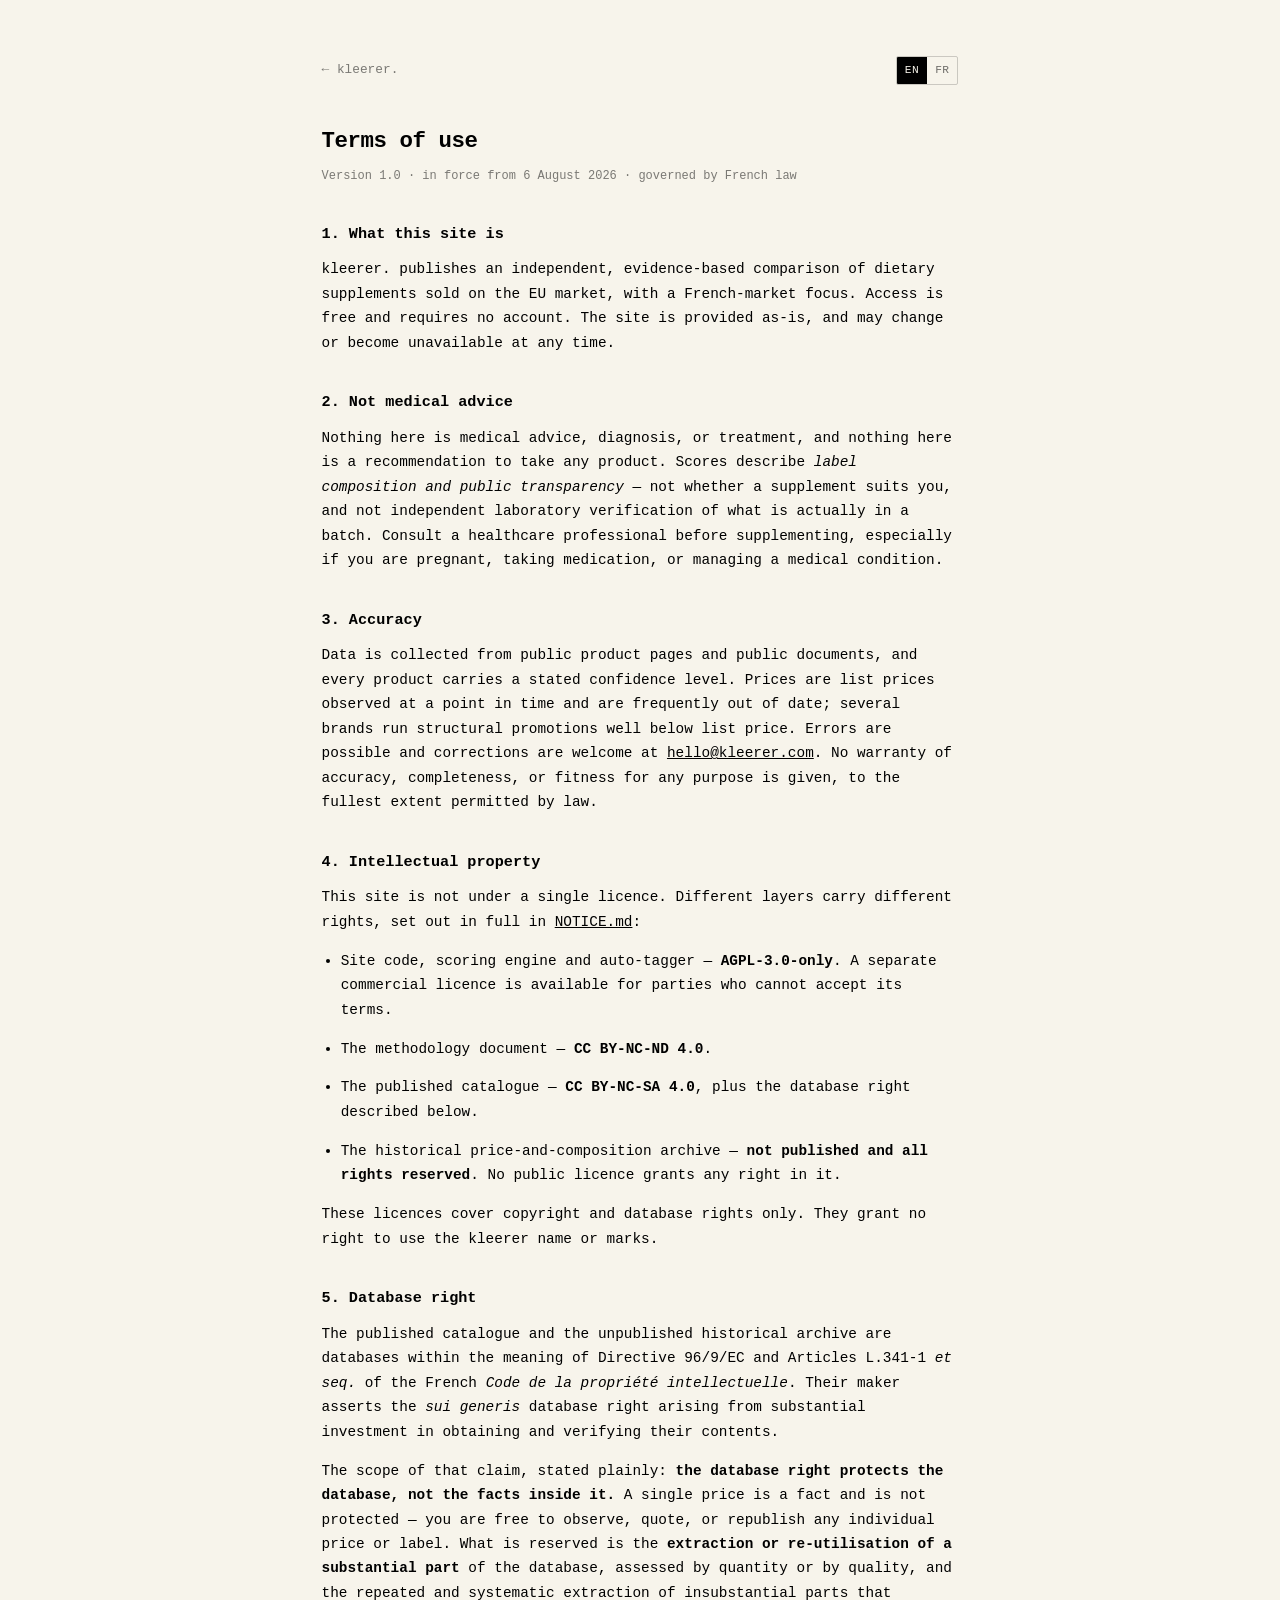
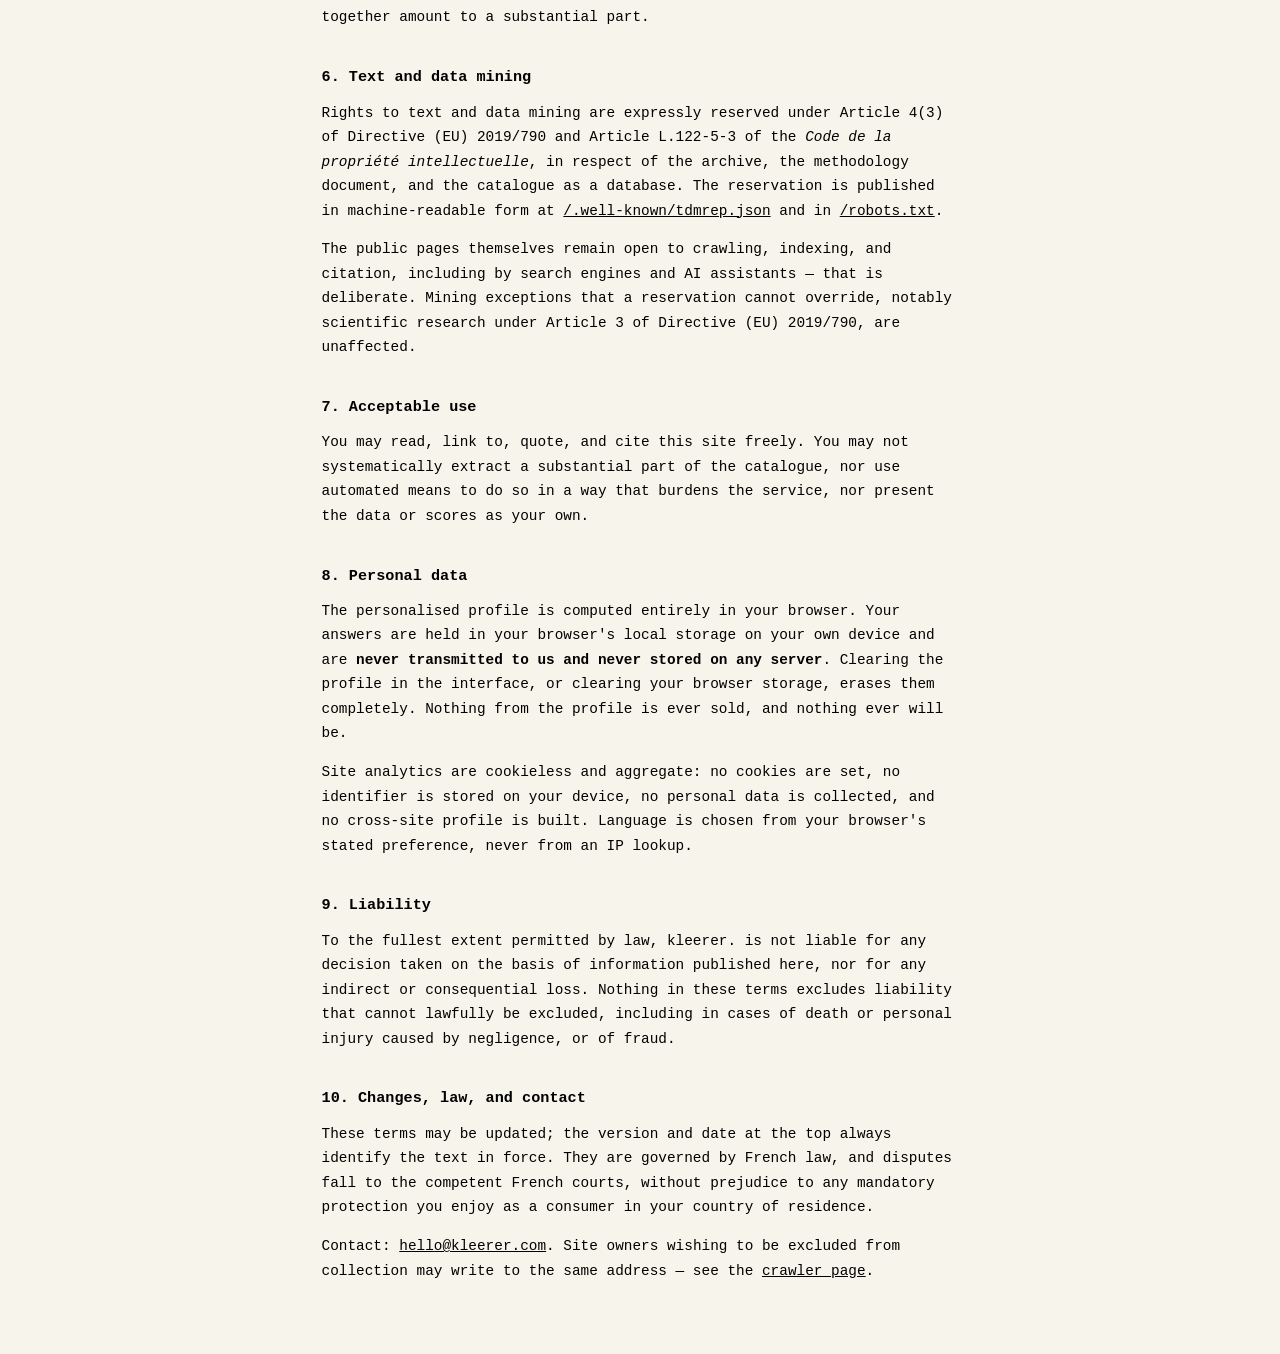
<file: terms/index.html>
<!DOCTYPE html>
<html lang="en">
<head>
    <meta charset="UTF-8">
    <meta name="viewport" content="width=device-width, initial-scale=1.0">
    <meta http-equiv="Content-Security-Policy" content="upgrade-insecure-requests">
    <meta name="description" content="kleerer. — terms of use, intellectual property, database right and text-and-data-mining reservation.">
    <meta name="robots" content="index,follow">
    <link rel="canonical" href="https://kleerer.com/terms/">
    <title>kleerer. — terms of use</title>
    <link rel="stylesheet" href="../style.css">
    <style>
      body{display:block; gap:0; max-width:78ch; margin:0 auto; line-height:1.7}
      h1{font-size:1.4rem; font-weight:bold; letter-spacing:-.02em; margin-bottom:.4rem}
      h2{font-size:.95rem; font-weight:bold; margin:2.2rem 0 .6rem}
      p,li{font-size:.9rem; margin-bottom:.9rem}
      ul{padding-left:1.2rem}
      a{color:inherit}
      .meta{font-size:.75rem; opacity:.5; margin-bottom:2rem}
      .back{display:inline-block; font-size:.8rem; opacity:.5; margin-bottom:2.5rem; text-decoration:none; border-bottom:1px solid transparent}
      .back:hover{opacity:1; border-bottom-color:var(--ink)}
      .langsw{float:right; display:flex; border:1px solid rgba(0,0,0,.18); border-radius:2px; overflow:hidden}
      .langsw button{background:none; border:none; padding:4px 8px; font:inherit; font-size:.7rem; cursor:pointer; color:rgba(0,0,0,.56); letter-spacing:.04em}
      .langsw button.on{background:#000; color:#f7f4eb}
      .lang-fr{display:none}
      html.fr .lang-en{display:none}
      html.fr .lang-fr{display:block}
    </style>
    <script src="/analytics.js" defer></script>
    <link rel="manifest" href="/manifest.webmanifest">
    <meta name="theme-color" content="#f7f4eb">
    <link rel="icon" href="/icons/favicon-32.png" sizes="32x32" type="image/png">
    <link rel="icon" href="/favicon.ico" sizes="any">
    <link rel="apple-touch-icon" href="/icons/apple-touch-icon.png">
    <meta name="apple-mobile-web-app-capable" content="yes">
    <meta name="apple-mobile-web-app-status-bar-style" content="default">
    <meta name="apple-mobile-web-app-title" content="kleerer.">
    <script src="/pwa.js" defer></script>
</head>
<body>
    <span class="langsw" id="langsw">
      <button onclick="setLang('en')" data-lang="en">EN</button>
      <button onclick="setLang('fr')" data-lang="fr">FR</button>
    </span>
    <a class="back" href="../">← kleerer.</a>

<!-- ------------------------------------------------------------------ EN -->
<div class="lang-en">
    <h1>Terms of use</h1>
    <p class="meta">Version 1.0 · in force from 6 August 2026 · governed by French law</p>

    <h2>1. What this site is</h2>
    <p>kleerer. publishes an independent, evidence-based comparison of dietary supplements sold on the EU market, with a French-market focus. Access is free and requires no account. The site is provided as-is, and may change or become unavailable at any time.</p>

    <h2>2. Not medical advice</h2>
    <p>Nothing here is medical advice, diagnosis, or treatment, and nothing here is a recommendation to take any product. Scores describe <em>label composition and public transparency</em> — not whether a supplement suits you, and not independent laboratory verification of what is actually in a batch. Consult a healthcare professional before supplementing, especially if you are pregnant, taking medication, or managing a medical condition.</p>

    <h2>3. Accuracy</h2>
    <p>Data is collected from public product pages and public documents, and every product carries a stated confidence level. Prices are list prices observed at a point in time and are frequently out of date; several brands run structural promotions well below list price. Errors are possible and corrections are welcome at <a href="mailto:hello@kleerer.com">hello@kleerer.com</a>. No warranty of accuracy, completeness, or fitness for any purpose is given, to the fullest extent permitted by law.</p>

    <h2>4. Intellectual property</h2>
    <p>This site is not under a single licence. Different layers carry different rights, set out in full in <a href="https://github.com/McJack3d/kleerer.io/blob/main/NOTICE.md">NOTICE.md</a>:</p>
    <ul>
      <li>Site code, scoring engine and auto-tagger — <strong>AGPL-3.0-only</strong>. A separate commercial licence is available for parties who cannot accept its terms.</li>
      <li>The methodology document — <strong>CC BY-NC-ND 4.0</strong>.</li>
      <li>The published catalogue — <strong>CC BY-NC-SA 4.0</strong>, plus the database right described below.</li>
      <li>The historical price-and-composition archive — <strong>not published and all rights reserved</strong>. No public licence grants any right in it.</li>
    </ul>
    <p>These licences cover copyright and database rights only. They grant no right to use the kleerer name or marks.</p>

    <h2>5. Database right</h2>
    <p>The published catalogue and the unpublished historical archive are databases within the meaning of Directive 96/9/EC and Articles L.341-1 <em>et seq.</em> of the French <em>Code de la propriété intellectuelle</em>. Their maker asserts the <em>sui generis</em> database right arising from substantial investment in obtaining and verifying their contents.</p>
    <p>The scope of that claim, stated plainly: <strong>the database right protects the database, not the facts inside it.</strong> A single price is a fact and is not protected — you are free to observe, quote, or republish any individual price or label. What is reserved is the <strong>extraction or re-utilisation of a substantial part</strong> of the database, assessed by quantity or by quality, and the repeated and systematic extraction of insubstantial parts that together amount to a substantial part.</p>

    <h2>6. Text and data mining</h2>
    <p>Rights to text and data mining are expressly reserved under Article 4(3) of Directive (EU) 2019/790 and Article L.122-5-3 of the <em>Code de la propriété intellectuelle</em>, in respect of the archive, the methodology document, and the catalogue as a database. The reservation is published in machine-readable form at <a href="../.well-known/tdmrep.json">/.well-known/tdmrep.json</a> and in <a href="../robots.txt">/robots.txt</a>.</p>
    <p>The public pages themselves remain open to crawling, indexing, and citation, including by search engines and AI assistants — that is deliberate. Mining exceptions that a reservation cannot override, notably scientific research under Article 3 of Directive (EU) 2019/790, are unaffected.</p>

    <h2>7. Acceptable use</h2>
    <p>You may read, link to, quote, and cite this site freely. You may not systematically extract a substantial part of the catalogue, nor use automated means to do so in a way that burdens the service, nor present the data or scores as your own.</p>

    <h2>8. Personal data</h2>
    <p>The personalised profile is computed entirely in your browser. Your answers are held in your browser's local storage on your own device and are <strong>never transmitted to us and never stored on any server</strong>. Clearing the profile in the interface, or clearing your browser storage, erases them completely. Nothing from the profile is ever sold, and nothing ever will be.</p>
    <p>Site analytics are cookieless and aggregate: no cookies are set, no identifier is stored on your device, no personal data is collected, and no cross-site profile is built. Language is chosen from your browser's stated preference, never from an IP lookup.</p>

    <h2>9. Liability</h2>
    <p>To the fullest extent permitted by law, kleerer. is not liable for any decision taken on the basis of information published here, nor for any indirect or consequential loss. Nothing in these terms excludes liability that cannot lawfully be excluded, including in cases of death or personal injury caused by negligence, or of fraud.</p>

    <h2>10. Changes, law, and contact</h2>
    <p>These terms may be updated; the version and date at the top always identify the text in force. They are governed by French law, and disputes fall to the competent French courts, without prejudice to any mandatory protection you enjoy as a consumer in your country of residence.</p>
    <p>Contact: <a href="mailto:hello@kleerer.com">hello@kleerer.com</a>. Site owners wishing to be excluded from collection may write to the same address — see the <a href="../bot/">crawler page</a>.</p>
</div>

<!-- ------------------------------------------------------------------ FR -->
<div class="lang-fr">
    <h1>Conditions d'utilisation</h1>
    <p class="meta">Version 1.0 · en vigueur au 6 août 2026 · droit français</p>

    <h2>1. Objet du site</h2>
    <p>kleerer. publie une comparaison indépendante et fondée sur les preuves des compléments alimentaires vendus sur le marché européen, avec une orientation marché français. L'accès est gratuit et ne nécessite aucun compte. Le site est fourni en l'état et peut évoluer ou devenir indisponible à tout moment.</p>

    <h2>2. Absence d'avis médical</h2>
    <p>Rien ici ne constitue un avis médical, un diagnostic ou un traitement, ni une recommandation de prendre un produit. Les scores décrivent <em>la composition déclarée sur l'étiquette et la transparence publique</em> — ni l'adéquation d'un complément à votre situation, ni une vérification indépendante en laboratoire du contenu réel d'un lot. Consultez un professionnel de santé avant toute supplémentation, en particulier en cas de grossesse, de traitement en cours ou de pathologie.</p>

    <h2>3. Exactitude</h2>
    <p>Les données proviennent de pages produits et de documents publics, et chaque produit porte un niveau de fiabilité explicite. Les prix sont des prix publics relevés à un instant donné et sont fréquemment obsolètes ; plusieurs marques pratiquent des promotions structurelles très inférieures au prix public. Des erreurs sont possibles et les corrections sont bienvenues à <a href="mailto:hello@kleerer.com">hello@kleerer.com</a>. Aucune garantie d'exactitude, d'exhaustivité ou d'adéquation à un usage n'est donnée, dans la limite permise par la loi.</p>

    <h2>4. Propriété intellectuelle</h2>
    <p>Ce site n'est pas soumis à une licence unique. Chaque couche porte des droits distincts, détaillés dans <a href="https://github.com/McJack3d/kleerer.io/blob/main/NOTICE.md">NOTICE.md</a> :</p>
    <ul>
      <li>Code du site, moteur de notation et auto-tagger — <strong>AGPL-3.0-only</strong>. Une licence commerciale distincte est disponible pour qui ne peut en accepter les termes.</li>
      <li>Document de méthodologie — <strong>CC BY-NC-ND 4.0</strong>.</li>
      <li>Catalogue publié — <strong>CC BY-NC-SA 4.0</strong>, augmenté du droit <em>sui generis</em> ci-dessous.</li>
      <li>Archive historique des prix et compositions — <strong>non publiée, tous droits réservés</strong>. Aucune licence publique n'y confère de droit.</li>
    </ul>
    <p>Ces licences ne portent que sur le droit d'auteur et le droit des bases de données. Elles ne confèrent aucun droit sur le nom ou les marques kleerer.</p>

    <h2>5. Droit des bases de données</h2>
    <p>Le catalogue publié et l'archive historique non publiée constituent des bases de données au sens de la directive 96/9/CE et des articles L.341-1 et suivants du <em>Code de la propriété intellectuelle</em>. Leur producteur revendique le droit <em>sui generis</em> né d'un investissement substantiel dans l'obtention et la vérification de leur contenu.</p>
    <p>Portée exacte de cette revendication : <strong>le droit sui generis protège la base, non les faits qu'elle contient.</strong> Un prix isolé est un fait et n'est pas protégé — chacun reste libre de l'observer, de le citer ou de le republier. Ce qui est réservé, c'est <strong>l'extraction ou la réutilisation d'une partie substantielle</strong> de la base, appréciée qualitativement ou quantitativement, ainsi que l'extraction répétée et systématique de parties non substantielles qui, cumulées, en représentent une partie substantielle.</p>

    <h2>6. Fouille de textes et de données</h2>
    <p>Les droits de fouille de textes et de données sont expressément réservés au titre de l'article 4(3) de la directive (UE) 2019/790 et de l'article L.122-5-3 du <em>Code de la propriété intellectuelle</em>, s'agissant de l'archive, du document de méthodologie et du catalogue en tant que base de données. Cette réservation est publiée sous forme lisible par machine à l'adresse <a href="../.well-known/tdmrep.json">/.well-known/tdmrep.json</a> et dans <a href="../robots.txt">/robots.txt</a>.</p>
    <p>Les pages publiques demeurent délibérément ouvertes à l'exploration, à l'indexation et à la citation, y compris par les moteurs de recherche et les assistants IA. Les exceptions de fouille auxquelles une réservation ne peut faire échec, notamment la recherche scientifique au titre de l'article 3 de la directive (UE) 2019/790, ne sont pas affectées.</p>

    <h2>7. Usage acceptable</h2>
    <p>Vous pouvez lire, citer et créer des liens vers ce site librement. Vous ne pouvez pas extraire systématiquement une partie substantielle du catalogue, ni recourir à des moyens automatisés d'une manière qui dégraderait le service, ni présenter les données ou les scores comme les vôtres.</p>

    <h2>8. Données personnelles</h2>
    <p>Le profil personnalisé est calculé intégralement dans votre navigateur. Vos réponses sont conservées dans le stockage local de votre navigateur, sur votre propre appareil, et ne nous sont <strong>jamais transmises ni stockées sur un serveur</strong>. Effacer le profil dans l'interface, ou vider le stockage de votre navigateur, les supprime définitivement. Rien de ce profil n'est vendu, et rien ne le sera jamais.</p>
    <p>La mesure d'audience est sans cookie et agrégée : aucun cookie n'est déposé, aucun identifiant n'est stocké sur votre appareil, aucune donnée personnelle n'est collectée et aucun profil inter-sites n'est constitué. La langue est déduite de la préférence déclarée par votre navigateur, jamais d'une géolocalisation par IP.</p>

    <h2>9. Responsabilité</h2>
    <p>Dans la limite permise par la loi, kleerer. ne saurait être tenu responsable d'une décision prise sur la base des informations publiées ici, ni d'un préjudice indirect ou consécutif. Rien dans les présentes n'exclut une responsabilité qui ne peut légalement l'être, notamment en cas de dommage corporel causé par une négligence ou en cas de fraude.</p>

    <h2>10. Évolutions, droit applicable et contact</h2>
    <p>Ces conditions peuvent être mises à jour ; la version et la date en tête identifient toujours le texte en vigueur. Elles sont régies par le droit français et les litiges relèvent des tribunaux français compétents, sans préjudice des protections impératives dont vous bénéficiez en tant que consommateur dans votre pays de résidence.</p>
    <p>Contact : <a href="mailto:hello@kleerer.com">hello@kleerer.com</a>. Les sites souhaitant être exclus de la collecte peuvent écrire à la même adresse — voir la <a href="../bot/">page du robot</a>.</p>
</div>

<script>
const LANG_KEY = "kleerer_lang";
function detectLang(){
  try { const v = localStorage.getItem(LANG_KEY); if (v === "fr" || v === "en") return v; } catch(e){}
  const nav = (navigator.languages && navigator.languages[0]) || navigator.language || "en";
  return /^fr\b/i.test(nav) ? "fr" : "en";
}
function setLang(l){
  if (l !== "en" && l !== "fr") return;
  try { localStorage.setItem(LANG_KEY, l); } catch(e){}
  apply(l);
}
function apply(l){
  document.documentElement.classList.toggle("fr", l === "fr");
  document.documentElement.lang = l;
  document.querySelectorAll("#langsw button").forEach(b =>
    b.classList.toggle("on", b.dataset.lang === l));
}
apply(detectLang());
</script>
</body>
</html>
</file>
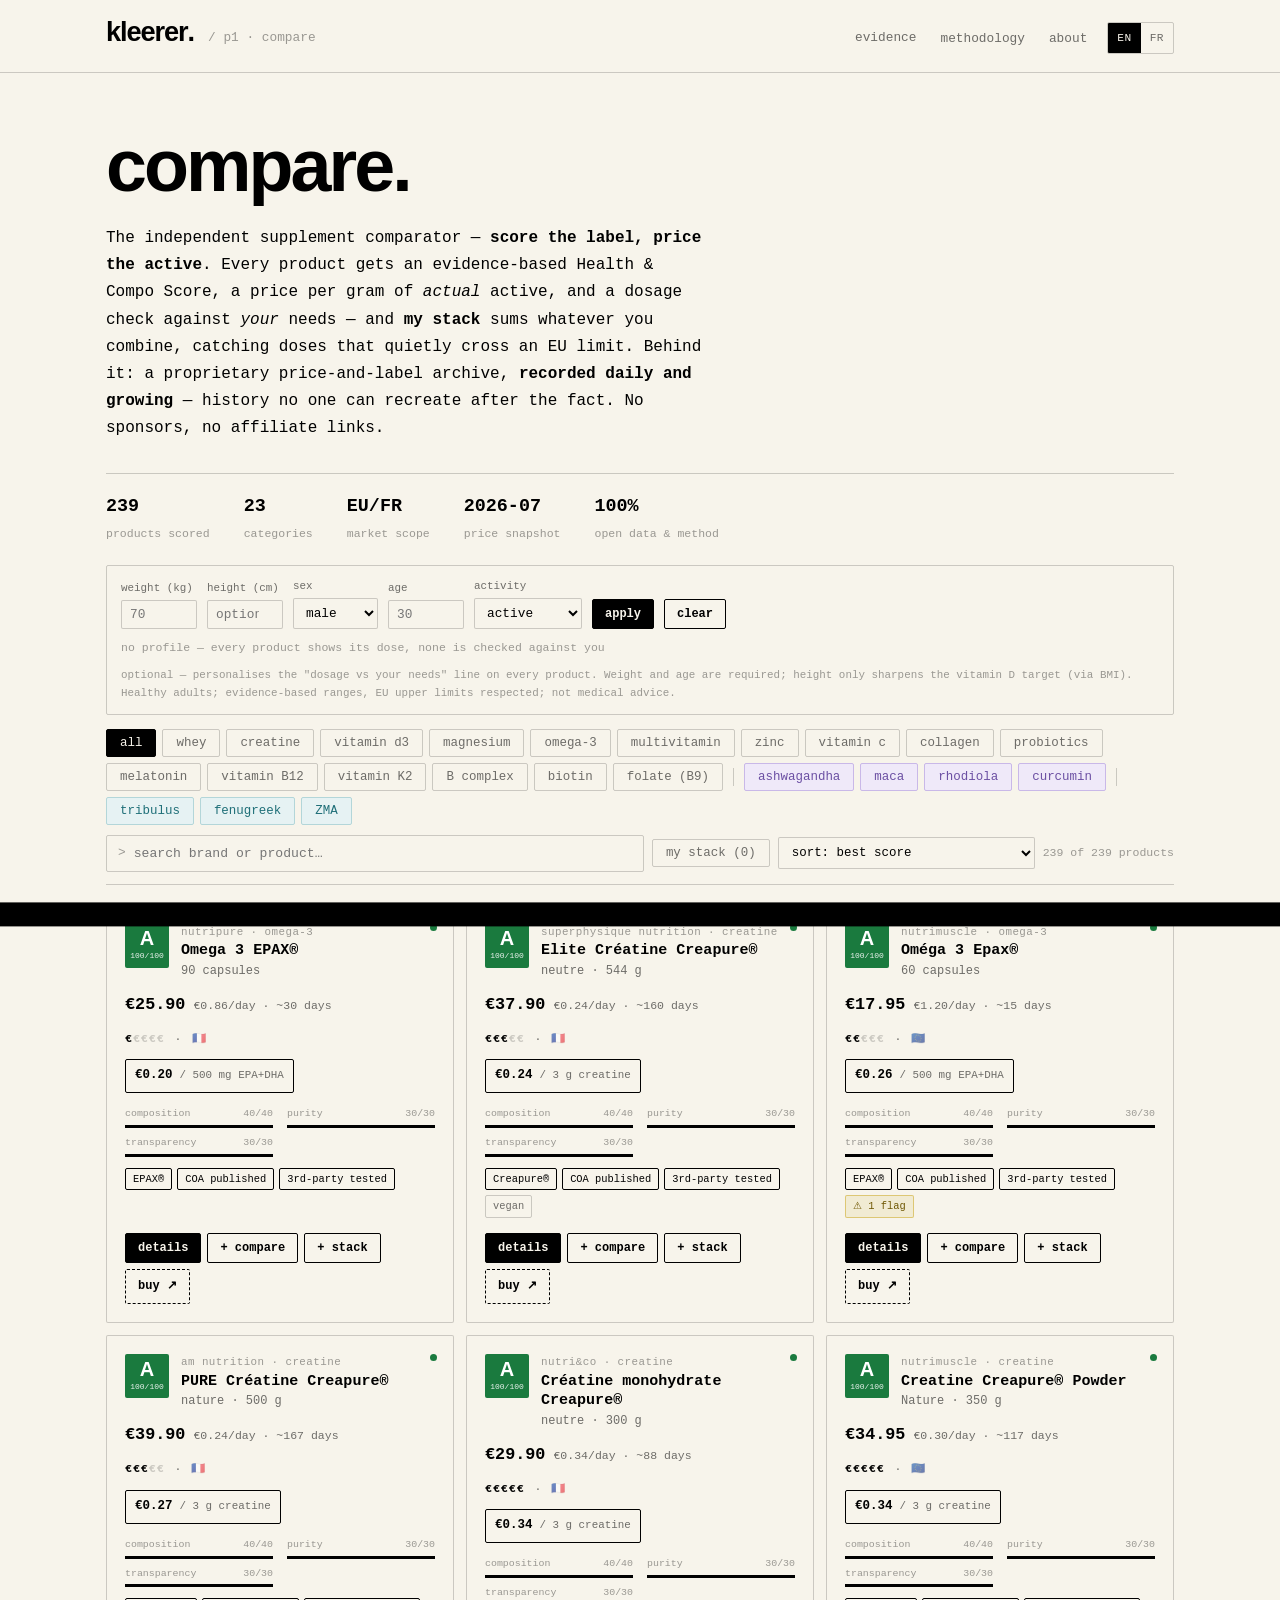
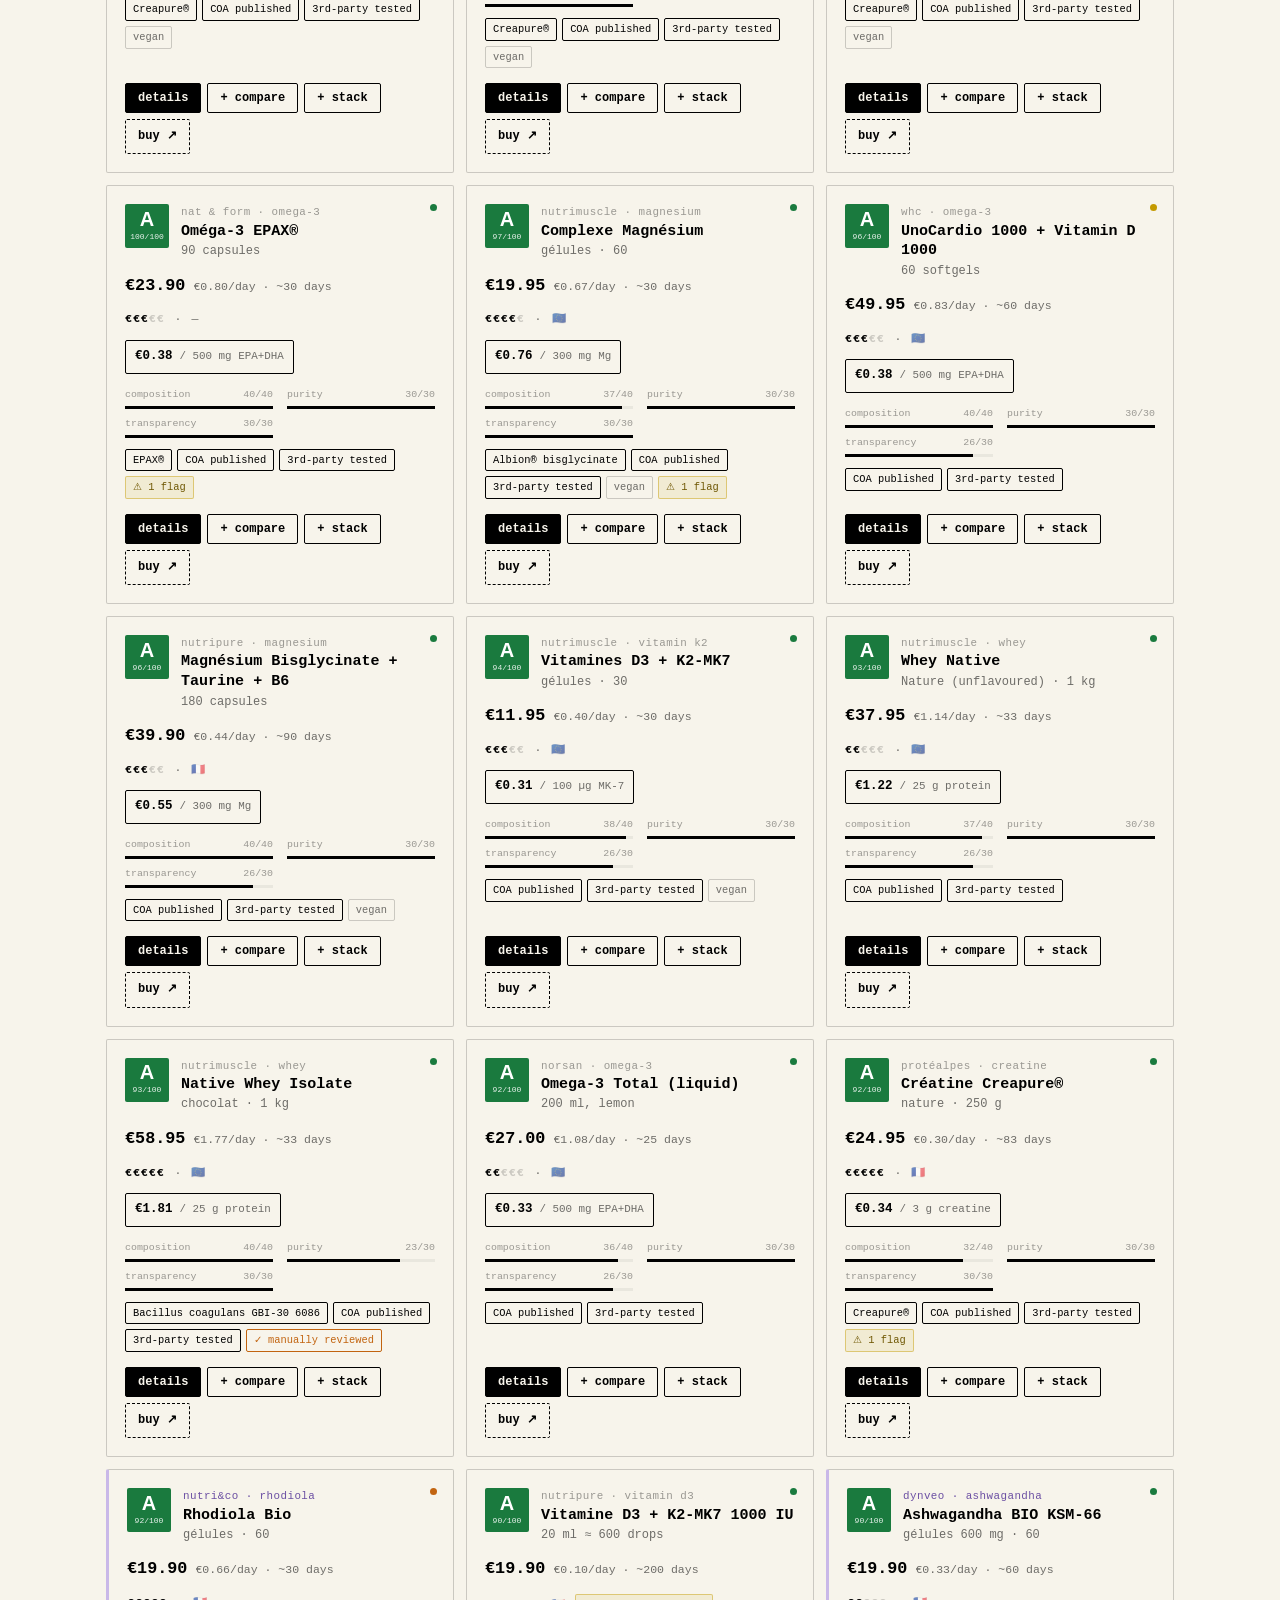
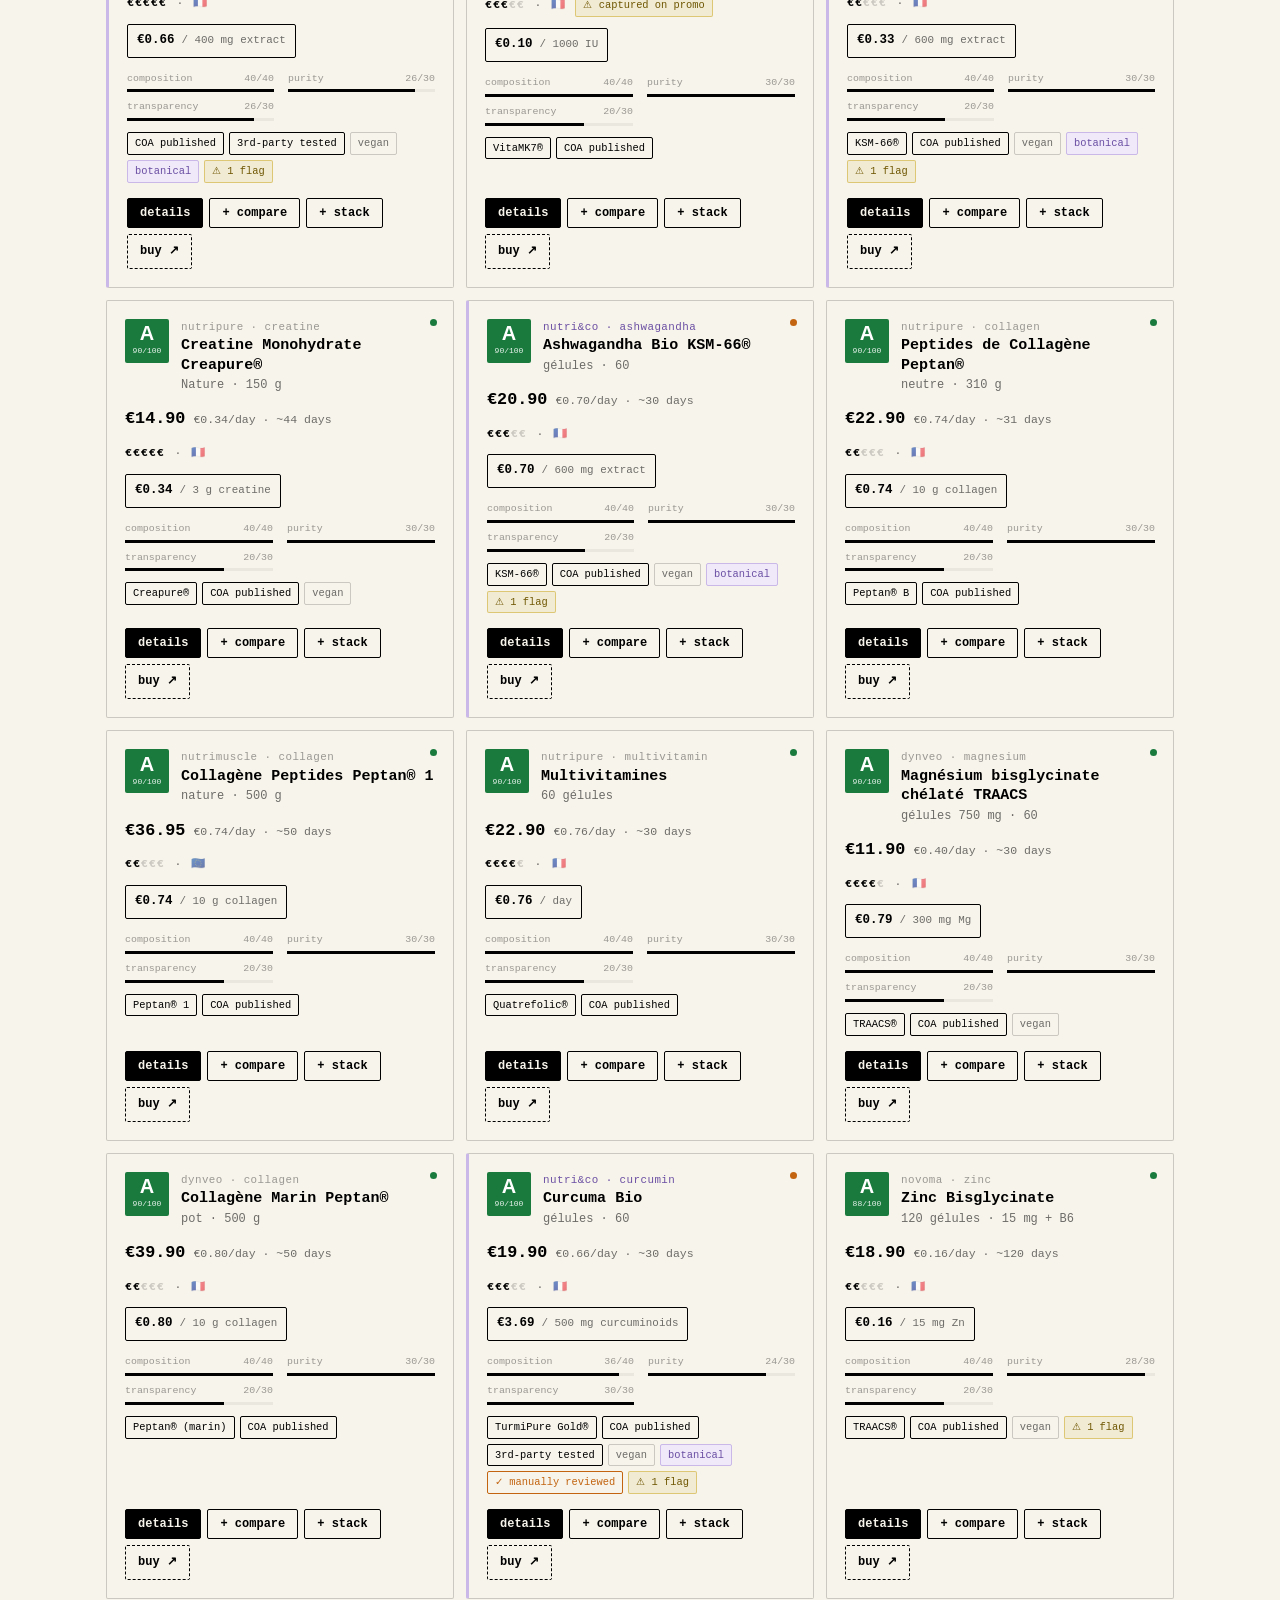
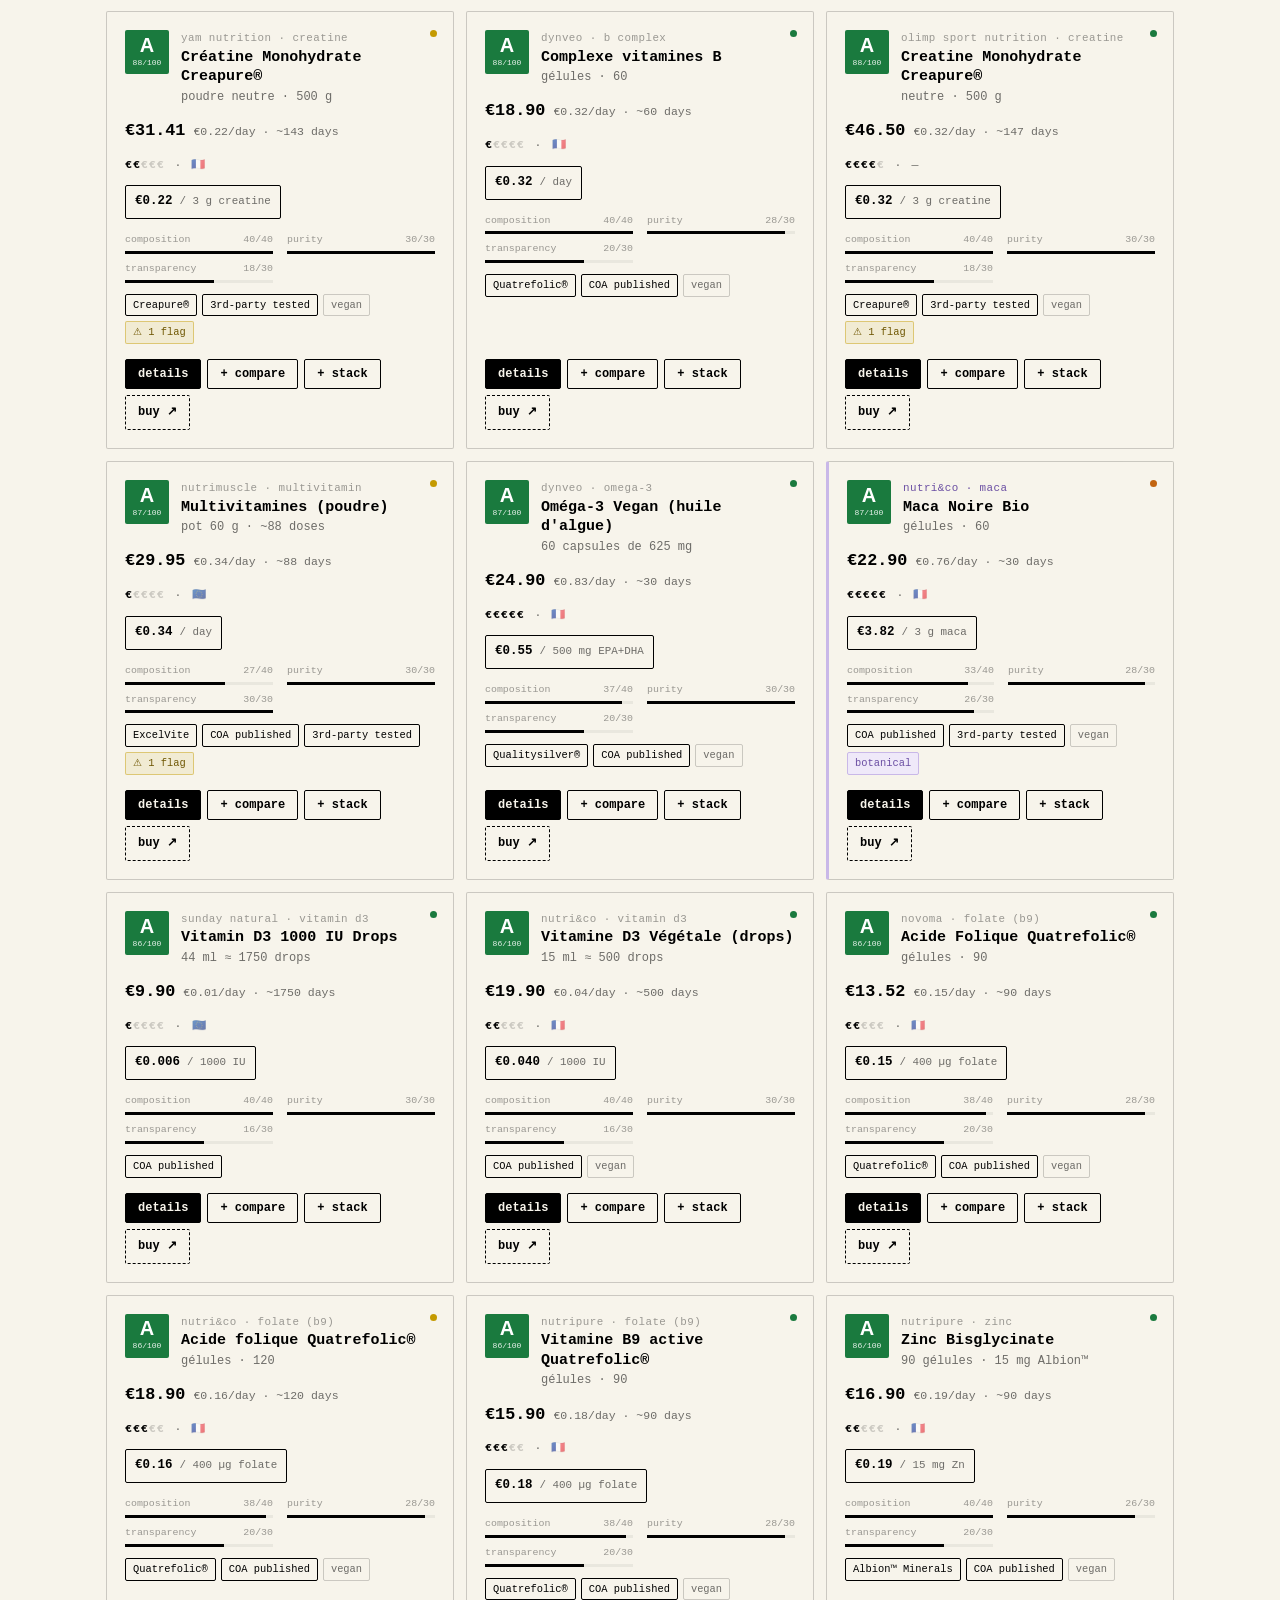
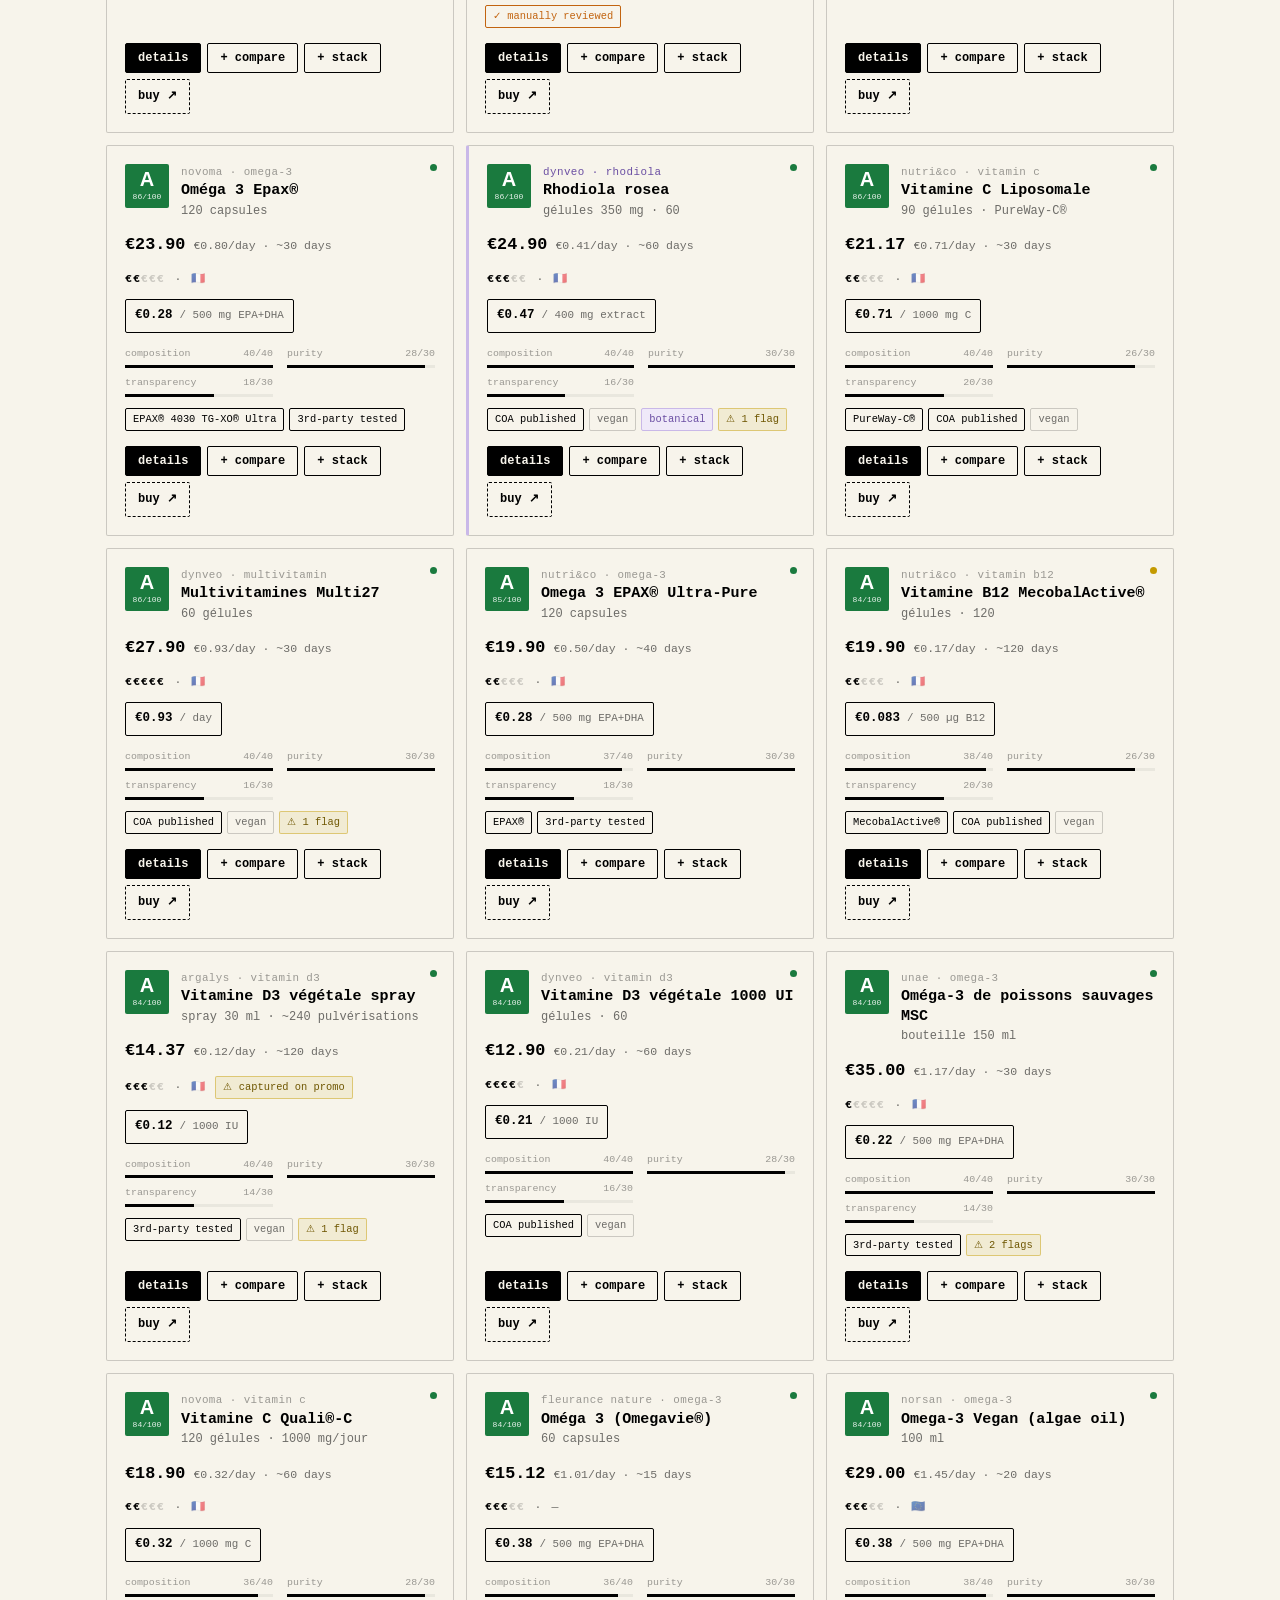
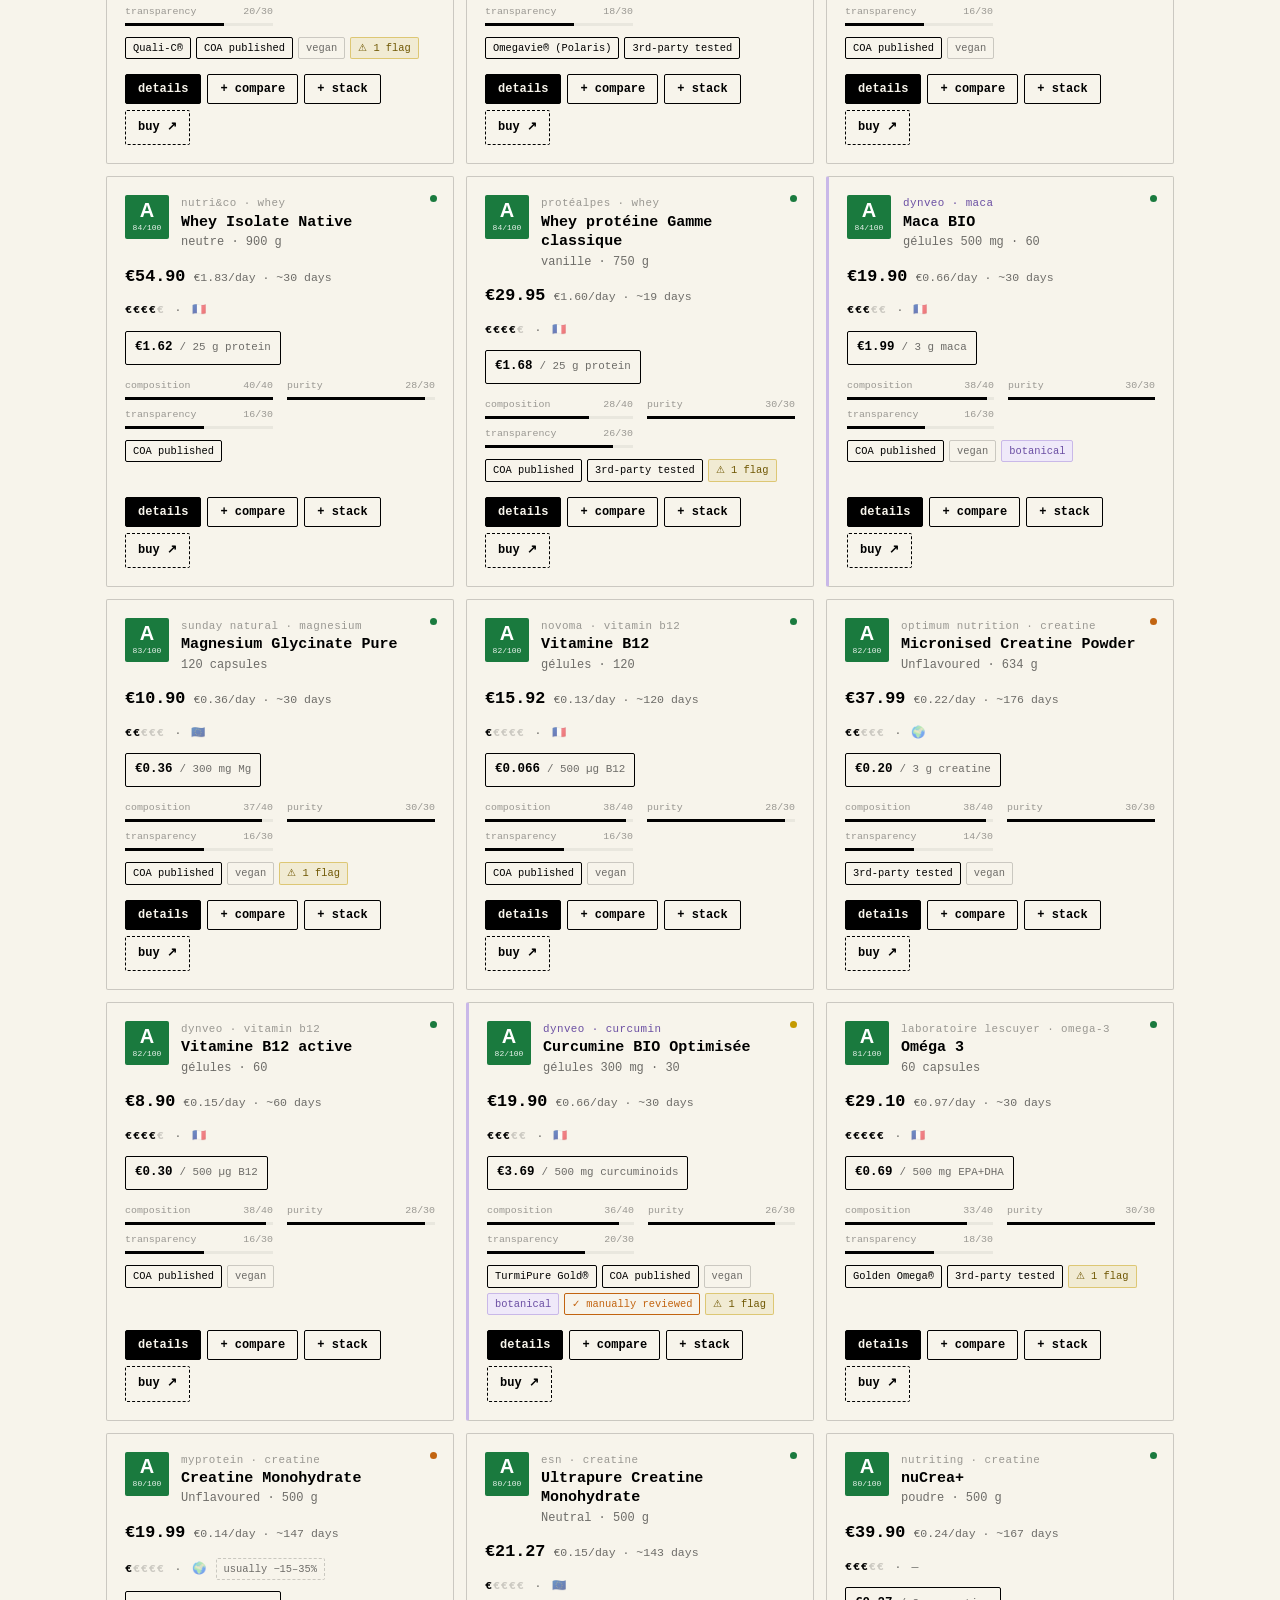
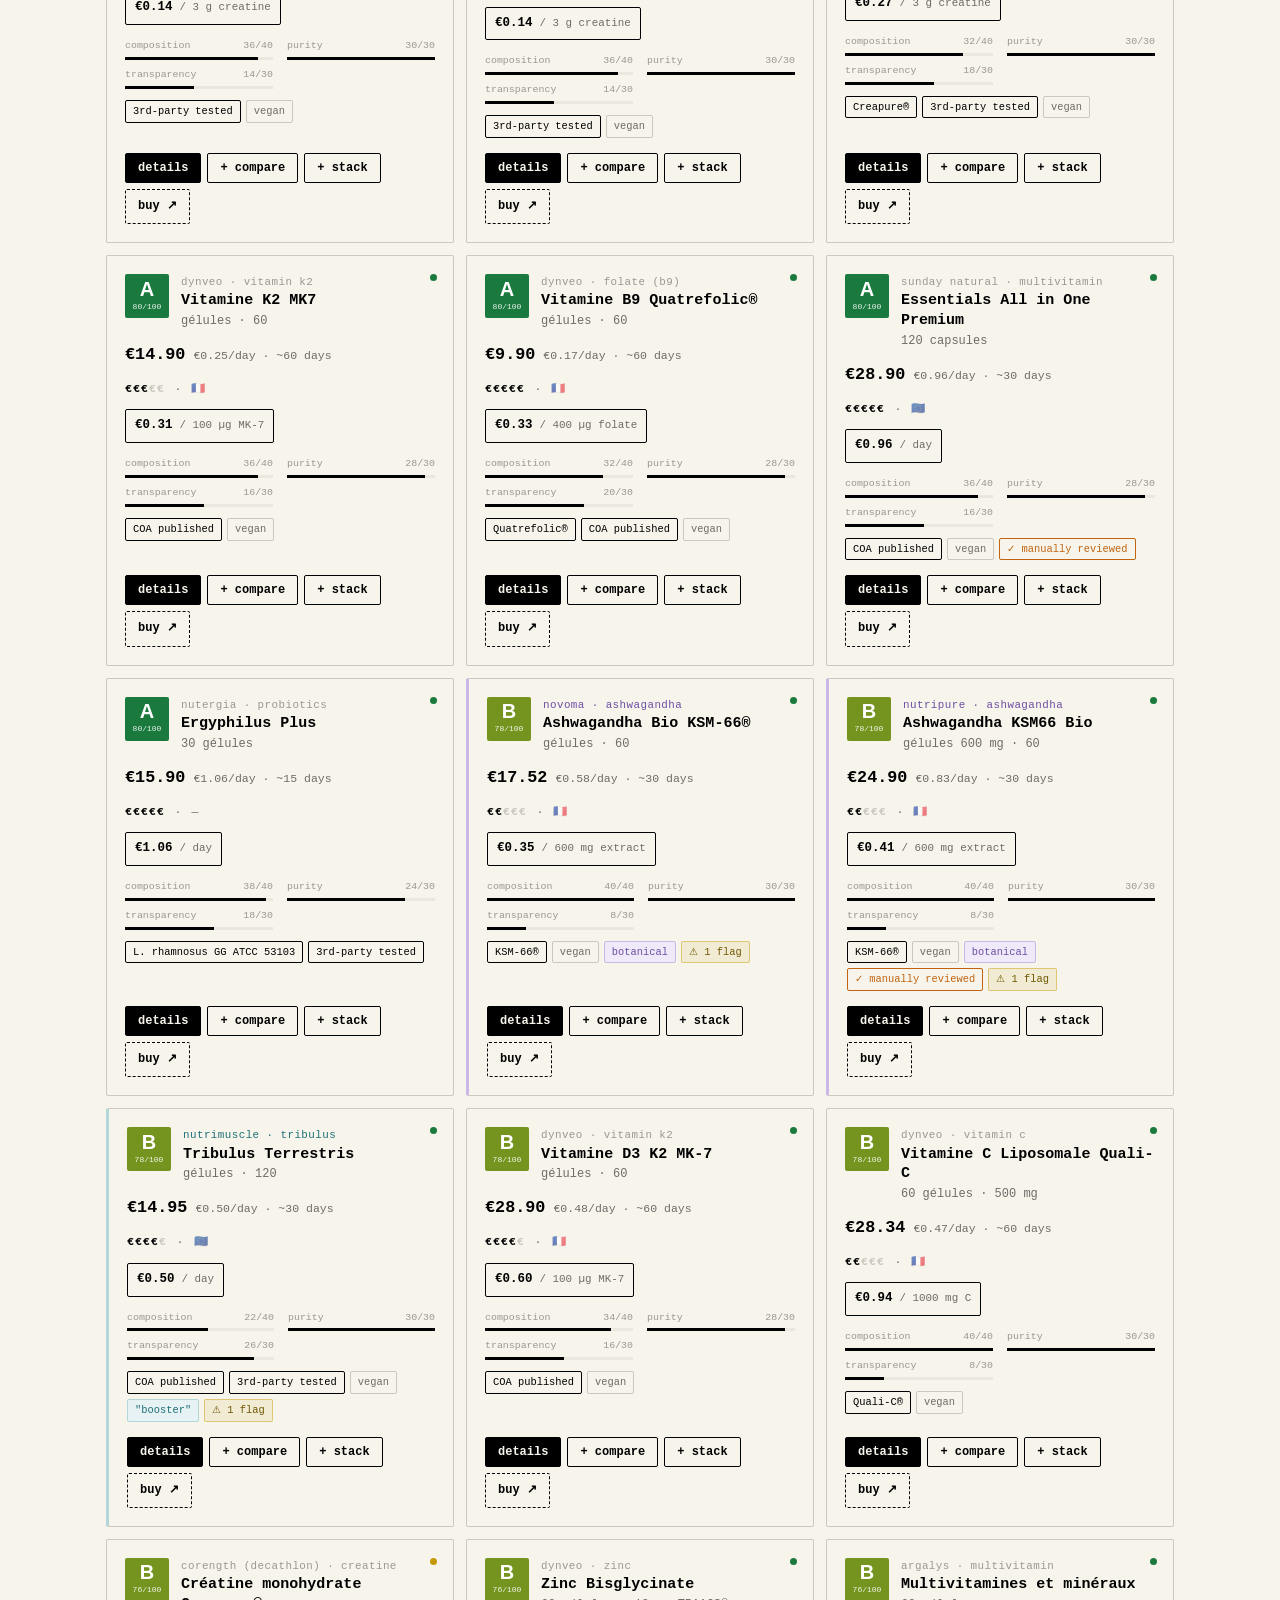
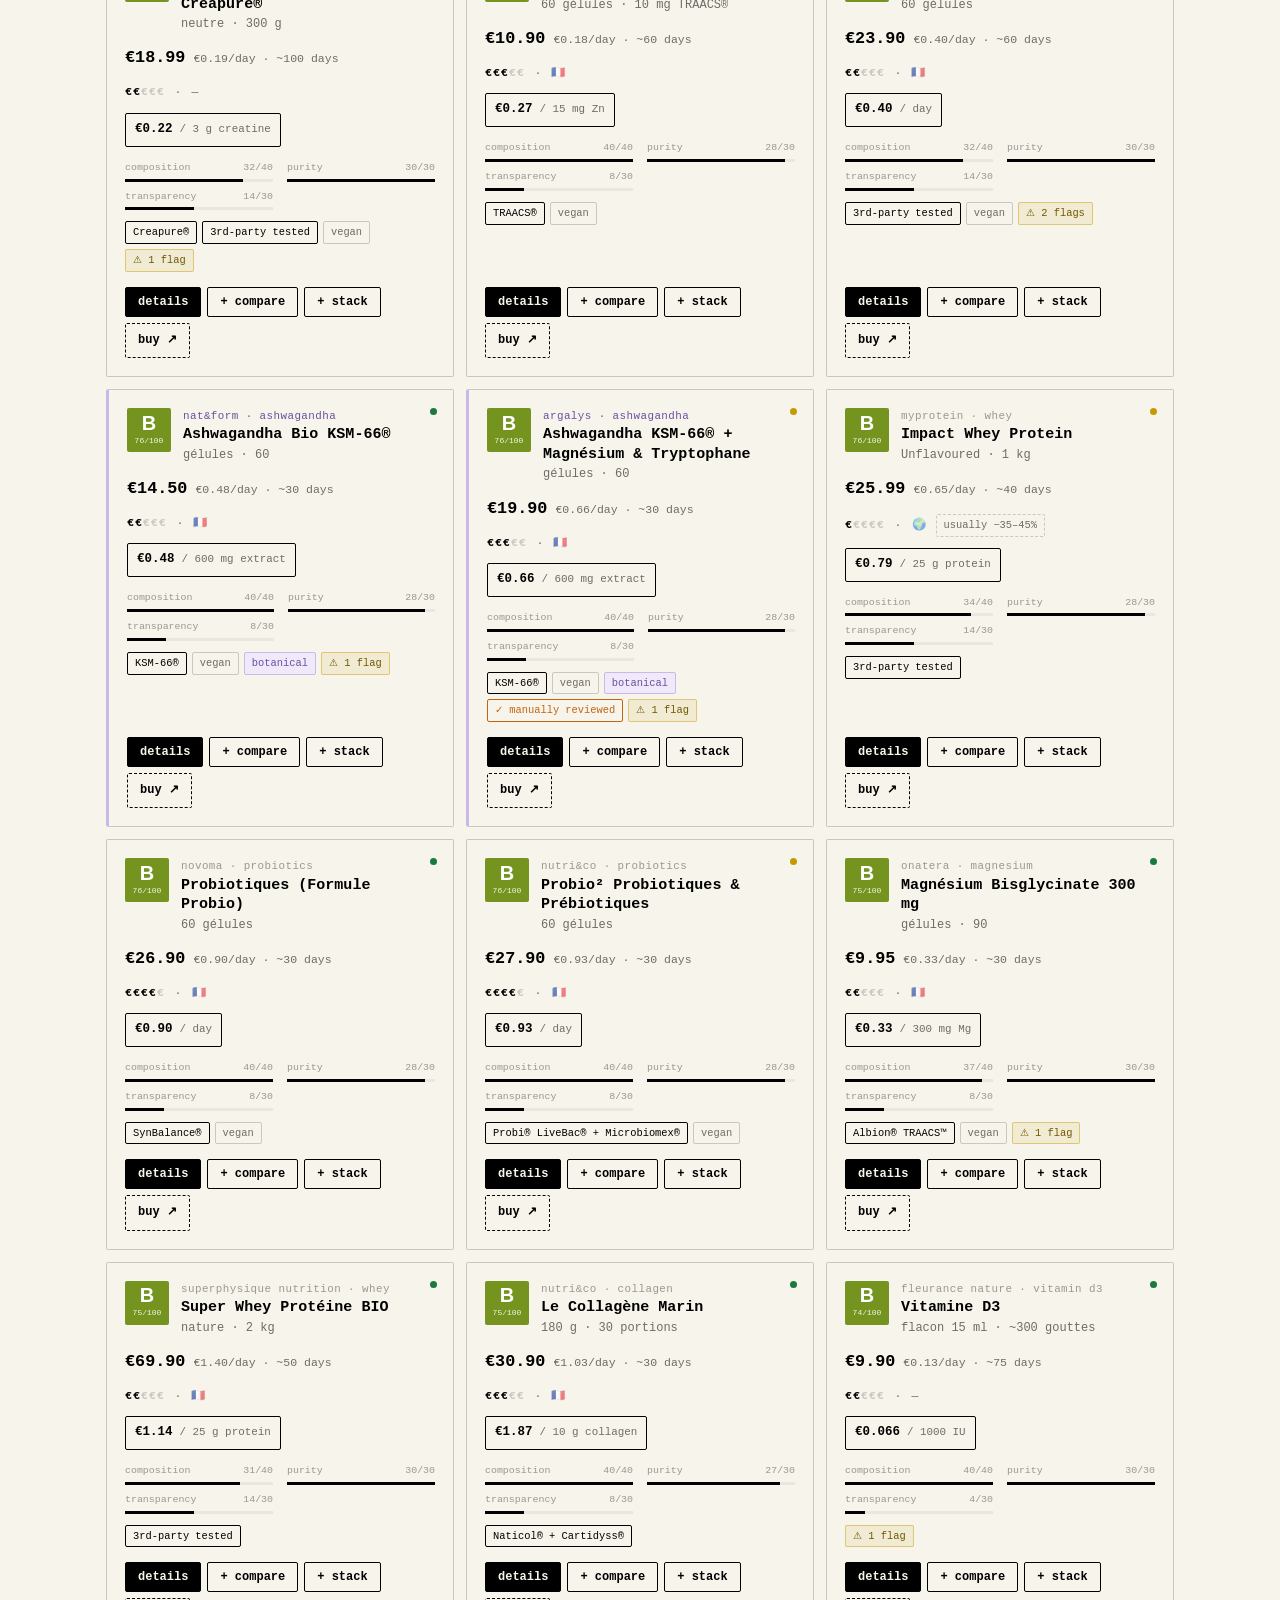
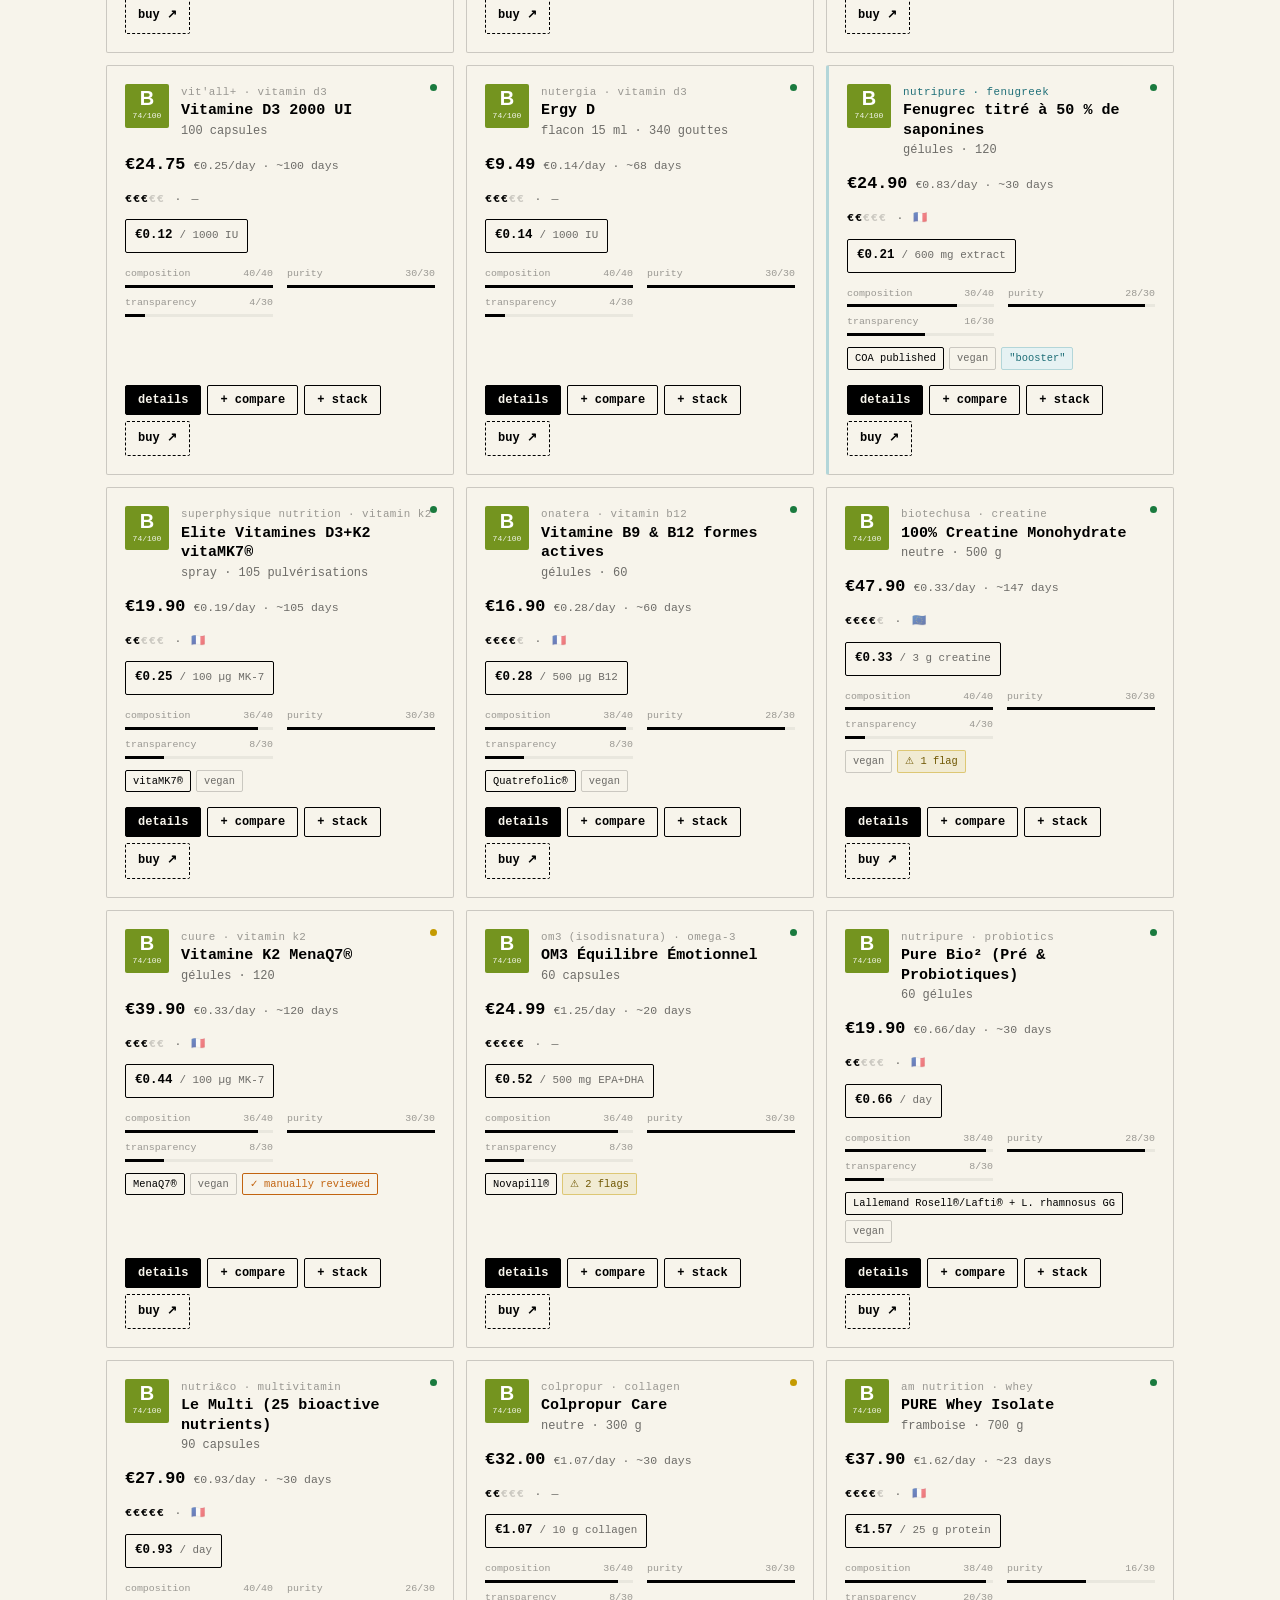
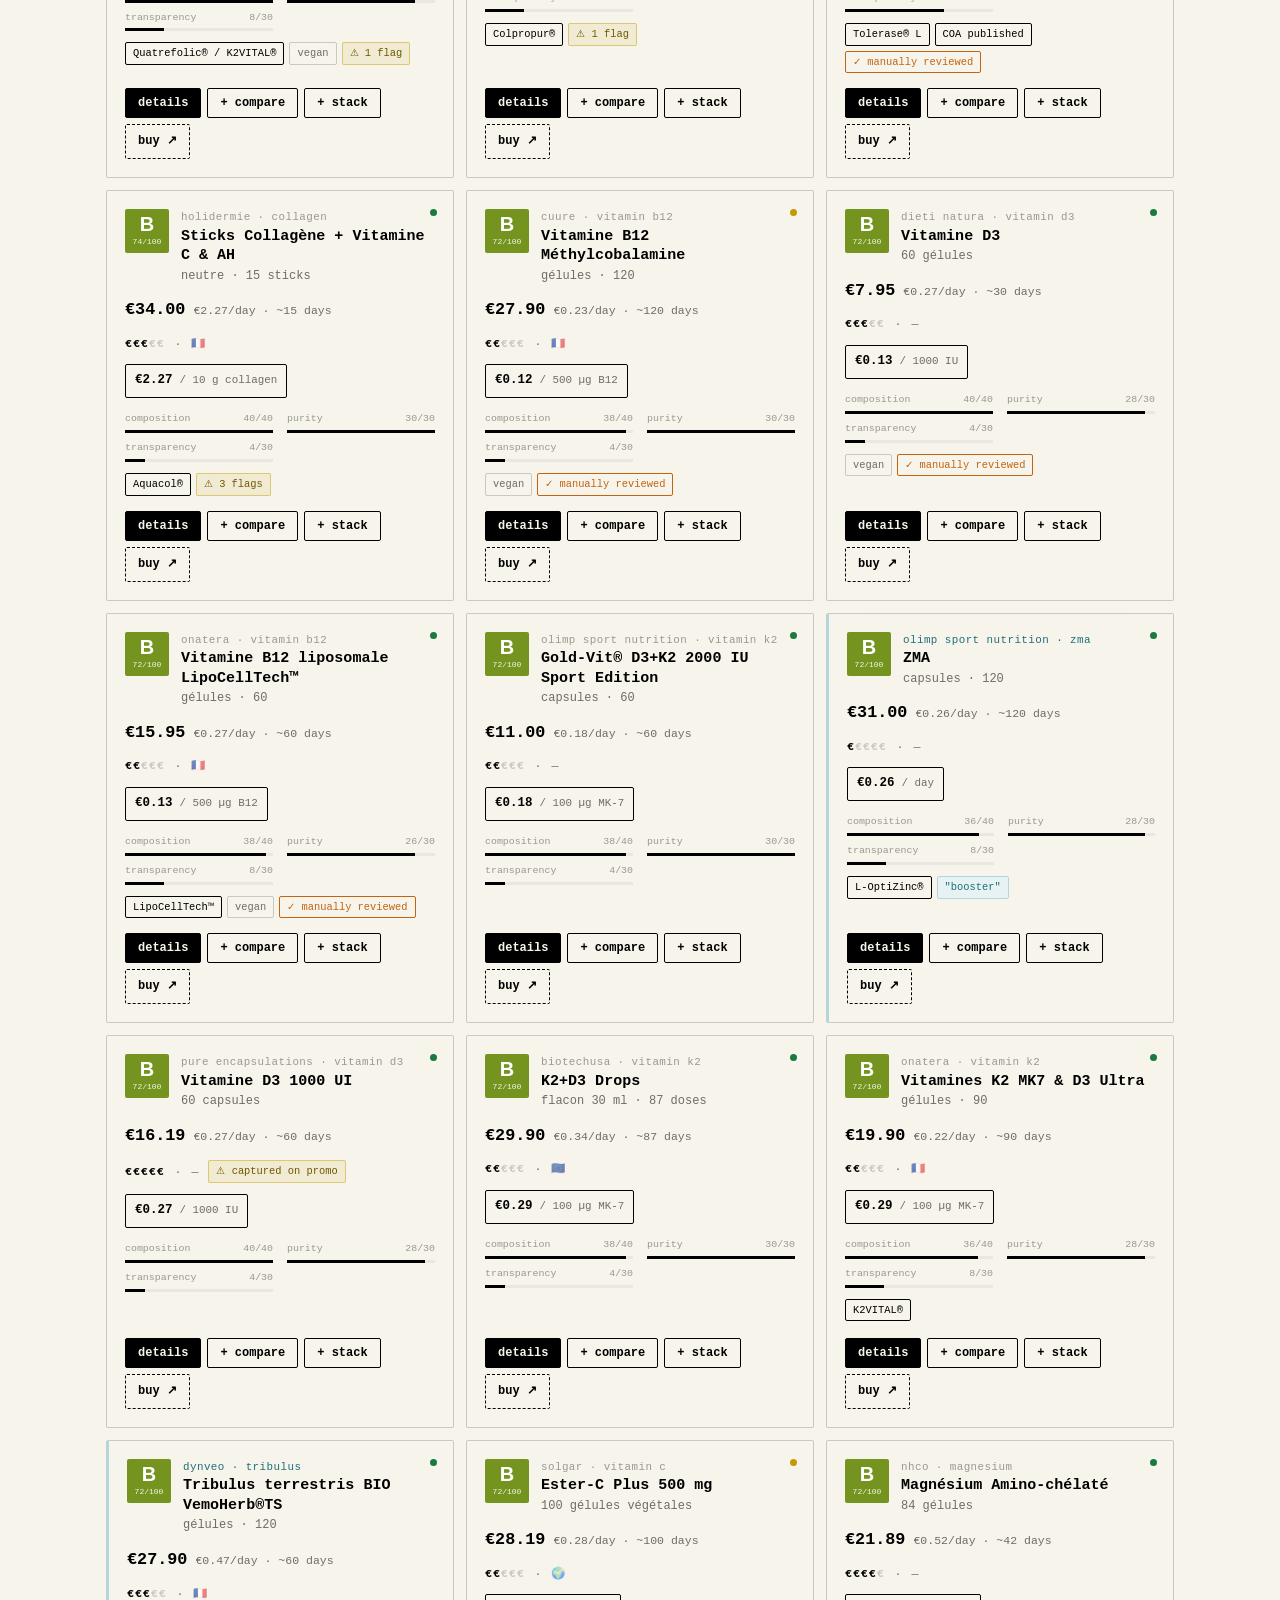
<file: compare/en/index.html>
<!DOCTYPE html>
<html lang="en">
<head>
<meta charset="UTF-8">
<meta name="viewport" content="width=device-width, initial-scale=1.0">
<meta http-equiv="Content-Security-Policy" content="upgrade-insecure-requests">
<meta name="referrer" content="strict-origin-when-cross-origin">
<meta name="description" content="Independent supplement comparator: an evidence-based Health & Compo Score (A–E), price per gram of actual active, and a personalised dosage check for 239 EU/French products across 23 categories — vitamins, minerals, proteins, botanicals and testosterone boosters scored apart. No sponsors, no affiliate links.">
<meta name="robots" content="index,follow">
<meta name="keywords" content="compléments alimentaires, supplements, health score, whey, créatine, magnésium, oméga-3, comparateur, additifs, édulcorants">
<link rel="alternate" hreflang="en" href="https://kleerer.com/compare/en/">
<link rel="alternate" hreflang="fr" href="https://kleerer.com/compare/fr/">
<link rel="alternate" hreflang="x-default" href="https://kleerer.com/compare/">
<link rel="canonical" href="https://kleerer.com/compare/en/">
<meta property="og:type" content="website">
<meta property="og:site_name" content="kleerer.">
<meta property="og:title" content="kleerer. — supplements, made clear">
<meta property="og:description" content="Independent supplement comparator: an evidence-based Health & Compo Score (A–E), price per gram of actual active, and a personalised dosage check for 239 EU/French products across 23 categories — vitamins, minerals, proteins, botanicals and testosterone boosters scored apart. No sponsors, no affiliate links.">
<meta property="og:url" content="https://kleerer.com/compare/en/">
<meta name="twitter:card" content="summary">
<meta name="twitter:title" content="kleerer. — supplements, made clear">
<meta name="twitter:description" content="Evidence-based Health &amp; Compo Score and true price-per-active for EU/French supplements.">
<script type="application/ld+json">
{
  "@context": "https://schema.org",
  "@type": "MedicalWebPage",
  "name": "kleerer. compare — independent supplement comparator",
  "url": "https://kleerer.com/compare/",
  "inLanguage": "en",
  "about": {"@type": "MedicalEntity", "name": "Dietary supplements"},
  "audience": {"@type": "Patient"},
  "medicalAudience": "Patient",
  "specialty": "Nutrition",
  "isPartOf": {"@type": "WebSite", "name": "kleerer.", "url": "https://kleerer.com/"},
  "publisher": {"@type": "Organization", "name": "kleerer.", "url": "https://kleerer.com/"},
  "description": "An evidence-based Health & Compo Score (A–E) and price-per-active for EU/French dietary supplements across 11 categories."
}
</script>
<title>kleerer. — p1 · compare · independent supplement comparator</title>
<style>
  :root{
    --bg:#f7f4eb; --ink:#000000; --muted:rgba(0,0,0,.56); --faint:rgba(0,0,0,.38);
    --line:rgba(0,0,0,.18); --soft:rgba(0,0,0,.055);
    --gA:#1a7a3e; --gB:#74941f; --gC:#c49a00; --gD:#c26410; --gE:#b93a17;
    --warn-bg:rgba(196,154,0,.10); --warn-line:rgba(196,154,0,.45); --warn-ink:#6f5703;
    /* botanicals: plant extracts, not nutrients — shown apart, in light purple */
    --bot:#6b4fa3; --bot-bg:#efe9f9; --bot-line:#c9b8e8;
    /* sold to raise testosterone: its own colour, because the honest summary is "mostly no" */
    --boost:#1f6f78; --boost-bg:#e6f2f3; --boost-line:#b3d6d9;
    --pad:clamp(24px,5vw,56px);
  }
  *{box-sizing:border-box; margin:0; padding:0}
  html{scroll-behavior:smooth}
  body{font-family:ui-monospace,"SF Mono",Menlo,Consolas,"Liberation Mono",monospace; color:var(--ink); background:var(--bg); line-height:1.6; -webkit-font-smoothing:antialiased}
  ::selection{background:var(--ink); color:var(--bg)}
  a{color:inherit}
  button{font-family:inherit; cursor:pointer}

  /* ---------- header ---------- */
  header{border-bottom:1px solid var(--line); background:var(--bg)}
  .hwrap{max-width:1180px; margin:0 auto; padding:18px var(--pad); display:flex; align-items:baseline; gap:14px}
  .logo-s{font-family:Arial,"Helvetica Neue",Helvetica,sans-serif; font-size:1.7rem; font-weight:bold; letter-spacing:-.04em; text-decoration:none; line-height:1}
  .crumb{font-size:.8rem; color:var(--faint)}
  .logo-dot{animation:breathe 4s ease-in-out infinite; display:inline-block}
  .hnav{margin-left:auto; display:flex; gap:4px}
  .hnav button{background:none; border:none; font-size:.8rem; color:var(--muted); padding:6px 10px; text-decoration:none}
  .hnav button:hover{color:var(--ink); text-decoration:underline}

  /* ---------- hero ---------- */
  .hero{max-width:1180px; margin:0 auto; padding:56px var(--pad) 8px; animation:rise .7s ease .1s both}
  .hero h1{font-family:Arial,"Helvetica Neue",Helvetica,sans-serif; font-size:clamp(2.6rem,7vw,4.6rem); font-weight:bold; letter-spacing:-.04em; line-height:1}
  .hero .sub{font-size:1rem; color:var(--ink); max-width:62ch; margin-top:22px; line-height:1.7}
  .hero .sub b{font-weight:700}
  .stats{display:flex; flex-wrap:wrap; gap:34px; margin-top:30px; padding-top:18px; border-top:1px solid var(--line)}
  .stat b{display:block; font-size:1.15rem; font-weight:700}
  .stat span{font-size:.72rem; color:var(--faint)}

  /* ---------- controls ---------- */
  .controls{max-width:1180px; margin:0 auto; padding:14px var(--pad) 0; position:sticky; top:0; z-index:30; background:var(--bg); animation:rise .7s ease .25s both}
  .pills{display:flex; gap:6px; flex-wrap:wrap}
  .pill{border:1px solid var(--line); background:none; border-radius:2px; padding:6px 13px; font-size:.78rem; color:var(--muted); transition:.15s}
  .pill:hover{border-color:var(--ink); color:var(--ink)}
  .pill.on{background:var(--ink); border-color:var(--ink); color:var(--bg)}
  .pill.bot{border-color:var(--bot-line); color:var(--bot); background:var(--bot-bg)}
  .pill.bot:hover{border-color:var(--bot); color:var(--bot)}
  .pill.bot.on{background:var(--bot); border-color:var(--bot); color:#fff}
  .pillsep{align-self:center; width:1px; height:18px; background:var(--line); margin:0 4px}
  .card.bot{border-left:3px solid var(--bot-line)}
  .card.bot .brand{color:var(--bot)}
  .chip.bot{border-color:var(--bot-line); color:var(--bot); background:var(--bot-bg)}
  .pill.boost{border-color:var(--boost-line); color:var(--boost); background:var(--boost-bg)}
  .pill.boost:hover{border-color:var(--boost); color:var(--boost)}
  .pill.boost.on{background:var(--boost); border-color:var(--boost); color:#fff}
  .card.boost{border-left:3px solid var(--boost-line)}
  .card.boost .brand{color:var(--boost)}
  .chip.boost{border-color:var(--boost-line); color:var(--boost); background:var(--boost-bg)}
  .hnav a{background:none; border:none; font-size:.8rem; color:var(--muted); padding:6px 10px; text-decoration:none}
  .hnav a:hover{color:var(--ink); text-decoration:underline}
  .bar2{display:flex; gap:8px; margin-top:10px; padding-bottom:12px; border-bottom:1px solid var(--line); flex-wrap:wrap; align-items:center}
  .search{flex:1; min-width:190px; display:flex; align-items:center; gap:8px; border:1px solid var(--line); border-radius:2px; padding:7px 11px; background:none}
  .search:focus-within{border-color:var(--ink)}
  .search input{border:none; outline:none; font-size:.82rem; width:100%; font-family:inherit; background:none; color:var(--ink)}
  select{border:1px solid var(--line); border-radius:2px; padding:7px 9px; font-size:.78rem; font-family:inherit; color:var(--ink); background:var(--bg); outline:none}
  select:focus{border-color:var(--ink)}
  .count{font-size:.72rem; color:var(--faint); margin-left:auto}
  .langsw{display:flex; gap:0; border:1px solid var(--line); border-radius:2px; overflow:hidden; margin-left:6px}
  .langsw button{background:none; border:none; padding:5px 9px; font-size:.7rem; color:var(--muted); letter-spacing:.04em}
  .langsw button.on{background:var(--ink); color:var(--bg)}
  .langsw button:not(.on):hover{color:var(--ink)}

  /* ---------- grid ---------- */
  .grid{max-width:1180px; margin:0 auto; padding:20px var(--pad) 70px; display:grid; grid-template-columns:repeat(auto-fill,minmax(300px,1fr)); gap:12px}
  .card{border:1px solid var(--line); border-radius:2px; padding:18px; display:flex; flex-direction:column; gap:11px; background:var(--bg); transition:border-color .15s; position:relative}
  .card:hover{border-color:var(--ink)}
  .card-top{display:flex; gap:12px; align-items:flex-start}
  .gradeb{width:44px; height:44px; border-radius:2px; display:flex; flex-direction:column; align-items:center; justify-content:center; color:#fff; flex-shrink:0}
  .gradeb b{font-family:Arial,"Helvetica Neue",Helvetica,sans-serif; font-size:20px; line-height:1; font-weight:bold}
  .gradeb span{font-size:8px; opacity:.9; margin-top:2px}
  .brand{font-size:.68rem; text-transform:lowercase; letter-spacing:.04em; color:var(--faint)}
  .pname{font-size:.94rem; font-weight:700; line-height:1.3}
  .variant{font-size:.75rem; color:var(--muted); margin-top:1px}
  .conf{position:absolute; top:18px; right:16px; width:7px; height:7px; border-radius:50%}
  .price-row{display:flex; align-items:baseline; gap:8px; flex-wrap:wrap}
  .price{font-size:1.05rem; font-weight:700}
  .perday{font-size:.72rem; color:var(--muted)}
  .value-chip{border:1px solid var(--ink); border-radius:2px; padding:6px 9px; font-size:.78rem; font-weight:700; display:inline-flex; gap:7px; align-items:baseline; width:fit-content}
  .value-chip span{font-weight:400; color:var(--muted); font-size:.68rem}
  .bars{display:grid; grid-template-columns:1fr 1fr; gap:7px 14px; margin-top:2px}
  .bar{font-size:.62rem; color:var(--faint)}
  .bar .t{display:flex; justify-content:space-between; margin-bottom:3px}
  .bar .bg{height:3px; background:var(--soft); overflow:hidden}
  .bar .fg{height:100%; background:var(--ink)}
  .chips{display:flex; gap:5px; flex-wrap:wrap; min-height:20px}
  .chip{font-size:.65rem; padding:2px 7px; border-radius:2px; border:1px solid var(--line); color:var(--muted)}
  .chip.cert{border-color:var(--ink); color:var(--ink)}
  .chip.warn{border-color:var(--warn-line); background:var(--warn-bg); color:var(--warn-ink)}
  .chip.review{border-color:var(--gD); color:var(--gD)}
  .chip.flag{border:none; padding:2px 4px; font-size:.8rem}
  .meta-row{display:flex; align-items:center; gap:10px; flex-wrap:wrap; font-size:.72rem; color:var(--muted)}
  .plevel{letter-spacing:1px; font-weight:700; color:var(--ink)}
  .plevel .off{color:var(--line)}
  .redcard{border:2px solid var(--gE); background:rgba(185,58,23,.06)}
  .redcard-banner{display:flex; align-items:center; gap:8px; background:var(--gE); color:#fff; font-size:.72rem; font-weight:700; padding:6px 10px; border-radius:2px; margin:-2px 0 2px; text-transform:uppercase; letter-spacing:.04em}
  .card-actions{display:flex; gap:6px; margin-top:auto; padding-top:4px}
  .btn{border:1px solid var(--ink); background:none; border-radius:2px; padding:7px 12px; font-size:.75rem; font-weight:700; color:var(--ink); transition:.15s}
  .btn:hover{background:var(--soft)}
  .btn.primary{background:var(--ink); color:var(--bg)}
  .btn.primary:hover{opacity:.8; background:var(--ink)}
  .btn.added{background:var(--ink); color:var(--bg)}
  .btn.buy{text-decoration:none; display:inline-flex; align-items:center; border-style:dashed}
  .profile{max-width:1180px; margin:0 auto; padding:10px var(--pad) 0}
  .pbox{border:1px solid var(--line); border-radius:2px; padding:12px 14px; display:flex; gap:10px; flex-wrap:wrap; align-items:end; font-size:.78rem}
  .pbox label{display:flex; flex-direction:column; gap:3px; color:var(--muted); font-size:.68rem}
  .pbox input,.pbox select{border:1px solid var(--line); border-radius:2px; padding:6px 8px; font-family:inherit; font-size:.8rem; background:var(--bg); width:76px}
  .pbox select{width:auto}
  .pbox .hint{color:var(--faint); font-size:.68rem; flex-basis:100%}
  .pbox.on{border-color:var(--ink)}
  .pstatus{flex-basis:100%; font-size:.72rem; color:var(--gA); font-weight:700}
  .pstatus.off{color:var(--faint); font-weight:400}
  /* dose-fit states: only "over" is red — being above the optimal band is not a safety issue */
  .fit-ok{color:var(--gA); font-weight:700}
  .fit-low{color:var(--gC); font-weight:700}
  .fit-high{color:var(--muted); font-weight:700}
  .fit-over{color:var(--gE); font-weight:700}
  .chip.fit-ok{border-color:var(--gA); color:var(--gA)}
  .chip.fit-low{border-color:var(--gC); color:var(--gC)}
  .chip.fit-high{border-color:var(--line); color:var(--muted)}
  .chip.fit-over{border-color:var(--gE); background:rgba(185,58,23,.07); color:var(--gE)}
  .chip.promo{border-color:var(--warn-line); background:var(--warn-bg); color:var(--warn-ink)}
  .chip.listp{border-style:dashed}
  .contrib{font-size:.7rem; color:var(--faint); margin-top:10px; padding-top:10px; border-top:1px solid var(--soft)}
  .contrib a{color:var(--muted)}
  .contrib a:hover{color:var(--ink)}
  .doselegend{display:flex; justify-content:space-between; gap:8px; font-size:.62rem; color:var(--faint)}
  /* stack */
  .stkrow{padding:10px 0; border-bottom:1px solid var(--soft); font-size:.8rem}
  .stkrow:last-child{border-bottom:none}
  .stk-head{display:flex; justify-content:space-between; gap:10px; align-items:baseline; flex-wrap:wrap}
  .stk-note{font-size:.7rem; color:var(--muted); margin-top:4px}
  #stackbtn.on{background:var(--ink); border-color:var(--ink); color:var(--bg)}
  .card-actions{flex-wrap:wrap}

  /* ---------- compare tray ---------- */
  .tray{position:fixed; bottom:0; left:0; right:0; z-index:50; background:var(--ink); color:var(--bg); transform:translateY(110%); transition:.25s}
  .tray.show{transform:none}
  .traywrap{max-width:1180px; margin:0 auto; padding:12px var(--pad); display:flex; align-items:center; gap:12px; flex-wrap:wrap}
  .tray .titem{font-size:.75rem; border:1px solid rgba(247,244,235,.35); padding:5px 10px; border-radius:2px; display:flex; gap:8px; align-items:center}
  .tray .titem button{background:none; border:none; color:var(--bg); opacity:.6; font-size:.8rem; padding:0}
  .tray .go{margin-left:auto; background:var(--bg); color:var(--ink); border:none; border-radius:2px; padding:8px 16px; font-size:.78rem; font-weight:700}
  .tray .clear{background:none; border:none; color:rgba(247,244,235,.6); font-size:.72rem}

  /* ---------- modal ---------- */
  .overlay{position:fixed; inset:0; background:rgba(0,0,0,.45); z-index:60; display:none; align-items:flex-start; justify-content:center; padding:4vh 16px; overflow-y:auto}
  .overlay.show{display:flex}
  .modal{background:var(--bg); border:1px solid var(--ink); border-radius:2px; max-width:760px; width:100%; padding:28px; position:relative; margin-bottom:6vh}
  .modal.wide{max-width:1040px}
  .close{position:absolute; top:14px; right:14px; background:none; border:1px solid var(--line); width:30px; height:30px; border-radius:2px; font-size:.85rem; color:var(--muted)}
  .close:hover{border-color:var(--ink); color:var(--ink)}
  .m-head{display:flex; gap:16px; align-items:flex-start; padding-right:40px}
  .gradeb.lg{width:64px; height:64px}
  .gradeb.lg b{font-size:30px}
  .gradeb.lg span{font-size:9px}
  .m-title h2{font-size:1.15rem; font-weight:700; line-height:1.25}
  .m-sub{font-size:.78rem; color:var(--muted); margin-top:3px}
  .m-score{font-size:.78rem; margin-top:7px; color:var(--muted)}
  .m-score b{color:var(--ink); font-size:.9rem}
  .sec{margin-top:24px}
  .sec h3{font-size:.68rem; text-transform:lowercase; letter-spacing:.08em; color:var(--faint); font-weight:400; margin-bottom:10px; border-bottom:1px solid var(--line); padding-bottom:5px}
  .srow{display:grid; grid-template-columns:170px 1fr 52px; gap:12px; align-items:center; padding:7px 0; font-size:.8rem}
  .srow .bg{height:5px; background:var(--soft); overflow:hidden}
  .srow .fg{height:100%; background:var(--ink)}
  .srow .pts{text-align:right; font-weight:700; font-variant-numeric:tabular-nums}
  .snote{grid-column:1/-1; font-size:.72rem; color:var(--muted); margin:-4px 0 4px}
  .kv{display:grid; grid-template-columns:repeat(auto-fit,minmax(150px,1fr)); gap:8px}
  .kv .cell{border:1px solid var(--line); border-radius:2px; padding:12px}
  .kv .cell b{display:block; font-size:.95rem; font-weight:700}
  .kv .cell span{font-size:.68rem; color:var(--muted)}
  ul.plain{list-style:none; font-size:.8rem; color:var(--muted)}
  ul.plain li{padding:5px 0; border-bottom:1px solid var(--soft); display:flex; gap:8px}
  ul.plain li:last-child{border:none}
  ul.plain li::before{content:"·"; color:var(--faint)}
  .flagbox{background:var(--warn-bg); border:1px solid var(--warn-line); color:var(--warn-ink); border-radius:2px; padding:11px 13px; font-size:.78rem; margin-top:8px}
  .footnote{font-size:.72rem; color:var(--faint); margin-top:18px; padding-top:14px; border-top:1px solid var(--line)}

  /* ---------- compare table ---------- */
  .ctable{width:100%; border-collapse:collapse; font-size:.78rem; margin-top:16px}
  .ctable th,.ctable td{padding:9px 11px; text-align:left; border-bottom:1px solid var(--line); vertical-align:top}
  .ctable th{font-size:.65rem; text-transform:lowercase; letter-spacing:.06em; color:var(--faint); font-weight:400; width:160px}
  .ctable td{width:calc((100% - 160px)/3)}
  .ctable td .best{color:var(--gA); font-weight:700}
  .mini-grade{display:inline-flex; align-items:center; justify-content:center; width:24px; height:24px; border-radius:2px; color:#fff; font-weight:bold; font-size:.8rem; font-family:Arial,Helvetica,sans-serif}

  /* ---------- prose ---------- */
  .prose{font-size:.85rem; color:var(--ink)}
  .prose h2{font-family:Arial,"Helvetica Neue",Helvetica,sans-serif; font-size:1.35rem; font-weight:bold; letter-spacing:-.02em; margin-bottom:8px}
  .prose h4{font-size:.85rem; font-weight:700; margin:18px 0 6px}
  .prose p{margin:8px 0; line-height:1.7}
  .prose table{width:100%; border-collapse:collapse; font-size:.75rem; margin:8px 0}
  .prose td,.prose th{border:1px solid var(--line); padding:6px 9px; text-align:left}
  .prose th{background:var(--soft); font-weight:400}

  footer{border-top:1px solid var(--line)}
  .fwrap{max-width:1180px; margin:0 auto; padding:18px var(--pad) 20px; font-size:.75rem; color:var(--muted); line-height:1.7}
  .fwrap .disclaimer{max-width:72ch}
  /* Folded by default: the legal text is long, load-bearing, and read once.
     The safety line stays on the summary so it is never behind a click. */
  .fdet summary{list-style:none; cursor:pointer; display:flex; gap:8px; align-items:baseline;
    padding:2px 0; color:var(--muted); max-width:72ch}
  .fdet summary::-webkit-details-marker{display:none}
  .fdet summary::before{content:"+"; font-family:ui-monospace,monospace; opacity:.55; flex:none}
  .fdet[open] summary::before{content:"–"}
  .fdet summary:hover, .fdet summary:focus-visible{color:var(--ink)}
  .fdet summary:hover::before, .fdet[open] summary::before{opacity:1}
  .fdet .fbody{margin-top:12px; animation:rise .25s ease both}
  .fdet .fbody p+p{margin-top:10px}
  @media (prefers-reduced-motion: reduce){ .fdet .fbody{animation:none} }
  .fwrap .row{display:flex; gap:20px; margin-top:16px; flex-wrap:wrap; align-items:baseline}
  .fwrap .flogo{font-family:Arial,"Helvetica Neue",Helvetica,sans-serif; font-weight:bold; font-size:1rem; letter-spacing:-.04em; text-decoration:none}
  .fwrap a{color:var(--muted)}
  .fwrap a:hover{color:var(--ink)}

  @keyframes rise{from{opacity:0; transform:translateY(10px)}}
  @keyframes breathe{50%{opacity:.25}}
  @media (prefers-reduced-motion:reduce){.hero,.controls,.logo-dot{animation:none}}
  @media (max-width:640px){
    .srow{grid-template-columns:110px 1fr 44px}
    .ctable th{width:110px}
  }
</style>
    <script src="/analytics.js" defer></script>
    <link rel="manifest" href="/manifest.webmanifest">
    <meta name="theme-color" content="#f7f4eb">
    <link rel="icon" href="/icons/favicon-32.png" sizes="32x32" type="image/png">
    <link rel="icon" href="/favicon.ico" sizes="any">
    <link rel="apple-touch-icon" href="/icons/apple-touch-icon.png">
    <meta name="apple-mobile-web-app-capable" content="yes">
    <meta name="apple-mobile-web-app-status-bar-style" content="default">
    <meta name="apple-mobile-web-app-title" content="kleerer.">
    <script src="/pwa.js" defer></script>
</head>
<body>

<header>
  <div class="hwrap">
    <a class="logo-s" href="../../">kleerer<span class="logo-dot">.</span></a>
    <span class="crumb" data-i18n="crumb">/ p1 · compare</span>
    <nav class="hnav">
      <a href="/compare/evidence/" data-i18n="navEvidence">evidence</a>
      <button onclick="openMethodology()" data-i18n="navMethodology">methodology</button>
      <button onclick="openAbout()" data-i18n="navAbout">about</button>
      <span class="langsw" id="langsw">
        <button onclick="setLang('en')" data-lang="en" title="Show in English">EN</button>
        <button onclick="setLang('fr')" data-lang="fr" title="Afficher en français">FR</button>
      </span>
    </nav>
  </div>
</header>

<section class="hero">
  <h1>compare<span class="logo-dot">.</span></h1>
  <p class="sub" data-i18n-html="heroSub">The independent supplement comparator — <b>score the label, price the active</b>. Every product gets an evidence-based Health &amp; Compo Score, a price per gram of <i>actual</i> active, and a dosage check against <i>your</i> needs — and <b>my stack</b> sums whatever you combine, catching doses that quietly cross an EU limit. Behind it: a proprietary price-and-label archive, <b>recorded daily and growing</b> — history no one can recreate after the fact. No sponsors, no affiliate links.</p>
  <div class="stats" id="stats"></div>
</section>

<div class="profile">
  <div class="pbox" id="pbox">
    <label><span data-i18n="pWeight">weight (kg)</span><input id="pw" type="number" min="35" max="200" placeholder="70"></label>
    <label><span data-i18n="pHeight">height (cm)</span><input id="ph" type="number" min="120" max="230" data-i18n-ph="pHeightPlaceholder" placeholder="optional"></label>
    <label><span data-i18n="pSex">sex</span><select id="ps"><option value="m" data-i18n="pMale">male</option><option value="f" data-i18n="pFemale">female</option></select></label>
    <label><span data-i18n="pAge">age</span><input id="pa" type="number" min="18" max="99" placeholder="30"></label>
    <label><span data-i18n="pActivity">activity</span><select id="pac"><option value="sedentary" data-i18n="pSedentary">sedentary</option><option value="active" selected data-i18n="pActive">active</option><option value="athlete" data-i18n="pAthlete">athlete</option></select></label>
    <button class="btn primary" onclick="saveProfile()" data-i18n="pApply">apply</button>
    <button class="btn" onclick="clearProfile()" data-i18n="pClear">clear</button>
    <span class="pstatus off" id="pstatus">no profile — every product shows its dose, none is checked against you</span>
    <span class="hint" data-i18n-html="pHint">optional — personalises the "dosage vs your needs" line on every product. Weight and age are required; height only sharpens the vitamin&nbsp;D target (via BMI). Healthy adults; evidence-based ranges, EU upper limits respected; not medical advice.</span>
  </div>
</div>

<div class="controls">
  <div class="pills" id="pills"></div>
  <div class="bar2">
    <div class="search">
      <span style="color:var(--faint);font-size:.8rem">&gt;</span>
      <input id="q" type="text" data-i18n-ph="searchPlaceholder" placeholder="search brand or product…" oninput="render()">
    </div>
    <button class="pill" id="fitpill" onclick="toggleFitOnly()" data-i18n="fitPill" data-i18n-title="fitPillTitle">fits me</button>
    <button class="pill" id="stackbtn" onclick="openStack()" data-i18n-title="stackBtnTitle">my stack (0)</button>
    <select id="sort" onchange="render()">
      <option value="score" data-i18n="sortScore">sort: best score</option>
      <option value="fit" data-i18n="sortFit">sort: best fit for me</option>
      <option value="value" data-i18n="sortValue">sort: best value (€ / active)</option>
      <option value="price" data-i18n="sortPrice">sort: price, low → high</option>
      <option value="brand" data-i18n="sortBrand">sort: brand a–z</option>
    </select>
    <span class="count" id="count"></span>
  </div>
</div>

<main class="grid" id="grid"></main>

<div class="tray" id="tray">
  <div class="traywrap" id="traywrap"></div>
</div>

<div class="overlay" id="overlay" onclick="if(event.target===this)closeModal()">
  <div class="modal" id="modalbox"></div>
</div>

<footer>
  <div class="fwrap">
    <details class="fdet">
    <summary><span data-i18n-html="footSummary"><b>Not medical advice.</b> Prices, licence and data rights — open the detail</span></summary>
    <div class="fbody">
    <p class="disclaimer" data-i18n-html="footDisclaimer"><b>Not medical advice.</b> Scores reflect label composition and public transparency only — not whether a supplement is right for you, and not independent lab verification of batch content. Dietary supplements are not a substitute for a varied diet. Talk to a healthcare professional before supplementing, especially if you are pregnant, on medication, or have a medical condition.</p>
    <p style="margin-top:10px" data-i18n-html="footPrices">Prices are EU list prices, snapshot <b>July 2026</b> — several brands (Myprotein, Bulk, Prozis) run structural promotions, so effective prices can be 30–45% lower. Data confidence is flagged per product. Found an error? The dataset and scoring script are open — please fix us.</p>
    <p style="margin-top:10px" data-i18n-html="footRights">© 2026 kleerer. Code <b>AGPL-3.0</b> · methodology <b>CC BY-NC-ND 4.0</b> · catalogue <b>CC BY-NC-SA 4.0</b>. This catalogue is a protected database (Dir. 96/9/EC; CPI art. L.341-1 ff.): individual facts are free to quote, extraction of a <b>substantial part</b> is reserved. Text-and-data-mining rights reserved (Dir. (EU) 2019/790 art. 4(3); CPI art. L.122-5-3) — see <a href="/.well-known/tdmrep.json">tdmrep.json</a> and <a href="/terms/">terms</a>.</p>
    </div>
    </details>
    <div class="row">
      <a class="flogo" href="../../">kleerer<span class="logo-dot">.</span></a>
      <span data-i18n="footMeta">p1 · compare + p2 · stack (beta) — open method, private data · AGPL-3.0 · v1.5</span>
      <span data-i18n="footVersions">methodology v1.2 · dosing model v2</span>
    </div>
  </div>
</footer>

<script>window.KLEERER_FORCE_LANG="en";window.KLEERER_LANG_ROUTES={"en": "../en/", "fr": "../fr/"};</script>
<script src="../i18n.js?v=1.5"></script>
<script src="../data.js?v=1.5"></script>
<script>
const P = KLEERER_DATA.products;
const META = KLEERER_DATA.meta;
const BOTANICAL = new Set(META.botanical_categories || []);      // data-driven, see build_scores.BOTANICALS
const BOOSTER = new Set(META.booster_categories || []);         // data-driven, see build_scores.BOOSTERS
const CAT_KEYS = ["all","whey","creatine","vitamin_d3","magnesium","omega3","multivitamin",
  "zinc","vitamin_c","collagen","probiotics","melatonin",
  "vitamin_b12","vitamin_k2","b_complex","biotin","folate",
  ...(META.botanical_categories || []), ...(META.booster_categories || [])];
const CATS = CAT_KEYS.map(k => [k, k]);                 // shape kept; labels resolved live
const catLabel = k => T("cats")[k] || k;
const GCOLOR = {A:"var(--gA)", B:"var(--gB)", C:"var(--gC)", D:"var(--gD)", E:"var(--gE)"};
const CONF = {high:"#1a7a3e", medium:"#c49a00", low:"#c26410"};
let cat = "all";
{ const m = location.hash.match(/cat=([a-z0-9_]+)/); if (m && CAT_KEYS.includes(m[1])) cat = m[1]; }
let compare = [];

/* ---------- helpers ---------- */
const esc = s => String(s).replace(/[&<>"]/g, c => ({"&":"&amp;","<":"&lt;",">":"&gt;",'"':"&quot;"}[c]));
const eur = n => "€" + (n >= 100 ? n.toFixed(0) : n.toFixed(2));
const valueFmt = p => {
  const v = p.value.std;
  return (v < 0.1 ? "€" + v.toFixed(3) : "€" + v.toFixed(2));
};
function activesLine(p){
  const A = T("actives");
  if (p.category === "collagen") return ("pack_g" in p) ? A.collagenPowder(p) : A.collagenCaps(p);
  return (A[p.category] || A.fallback)(p);
}

/* ---------- stats ---------- */
function renderStats(){
  document.getElementById("stats").innerHTML = `
    <div class="stat"><b>${META.n_products}</b><span>${T("statProducts")}</span></div>
    <div class="stat"><b>${META.n_categories}</b><span>${T("statCategories")}</span></div>
    <div class="stat"><b>${META.region}</b><span>${T("statRegion")}</span></div>
    <div class="stat"><b>${META.snapshot}</b><span>${T("statSnapshot")}</span></div>
    <div class="stat"><b>100%</b><span>${T("statOpen")}</span></div>`;
}

/* ---------- pills ---------- */
function renderPills(){
  const firstBot = CAT_KEYS.find(k => BOTANICAL.has(k)), firstBoost = CAT_KEYS.find(k => BOOSTER.has(k));
  document.getElementById("pills").innerHTML = CAT_KEYS.map(k =>
    (k === firstBot || k === firstBoost ? `<span class="pillsep" aria-hidden="true"></span>` : "") +
    `<button class="pill${BOTANICAL.has(k)?" bot":""}${BOOSTER.has(k)?" boost":""}${k===cat?" on":""}" data-k="${k}" onclick="setCat('${k}')">${catLabel(k)}</button>`).join("");
}
function setCat(k){ cat = k;
  try { history.replaceState(null, "", k === "all" ? location.pathname + location.search : "#cat=" + k); } catch(e){}
  document.querySelectorAll(".pill").forEach(b => b.classList.toggle("on", b.dataset.k===k));
  render();
}

/* ---------- personalised dosing — model v2 (healthy adults; sources in METHODOLOGY)
   Two independent questions, deliberately kept apart:
     1. is this dose in YOUR effective band?   (lo–hi, personalised where evidence allows)
     2. does it breach a REGULATORY limit?     (ul — same for everyone, safety, not preference)
   Being above the optimal band is not a safety issue and is never shown in red;
   only a UL breach is. Where no body-weight/age scaling is established (probiotics,
   collagen, melatonin) we say so rather than fake a personalised number.        */
let PROFILE = null;
let FIT_ONLY = false;
let OPEN_DETAIL = null;                       // id of the product open in the modal, if any
try { PROFILE = JSON.parse(localStorage.getItem("kleerer_profile")||"null"); } catch(e){}

function saveProfile(){
  const w=+document.getElementById("pw").value, a=+document.getElementById("pa").value,
        h=+document.getElementById("ph").value;                     // optional — BMI only
  if(!w||!a){ alert(T("pAlertRequired")); return; }
  PROFILE={w,h:h||null,a,s:document.getElementById("ps").value,ac:document.getElementById("pac").value};
  try{ localStorage.setItem("kleerer_profile", JSON.stringify(PROFILE)); }catch(e){}
  syncProfileUI(); render();
  if(OPEN_DETAIL) openDetail(OPEN_DETAIL);                          // keep an open modal in sync
  else if(OPEN_STACK) openStack();
}
function clearProfile(){
  PROFILE=null; FIT_ONLY=false;
  try{localStorage.removeItem("kleerer_profile");}catch(e){}
  ["pw","ph","pa"].forEach(id=>document.getElementById(id).value="");
  syncProfileUI(); render();
  if(OPEN_DETAIL) openDetail(OPEN_DETAIL);
  else if(OPEN_STACK) openStack();
}
function loadProfileUI(){
  if(!PROFILE) return;
  document.getElementById("pw").value=PROFILE.w;
  document.getElementById("ph").value=PROFILE.h||"";
  document.getElementById("pa").value=PROFILE.a; document.getElementById("ps").value=PROFILE.s;
  document.getElementById("pac").value=PROFILE.ac;
}
function syncProfileUI(){
  const box=document.getElementById("pbox"), st=document.getElementById("pstatus"),
        pill=document.getElementById("fitpill");
  box.classList.toggle("on", !!PROFILE);
  pill.style.display = PROFILE ? "" : "none";
  pill.classList.toggle("on", FIT_ONLY);
  if(!PROFILE){
    st.className="pstatus off";
    st.textContent=T("pStatusNone");
    FIT_ONLY=false;
    return;
  }
  const {w,h,a,s,ac}=PROFILE;
  st.className="pstatus";
  st.textContent=T("pStatusOn")(w,h,a, s==="m"?T("pMale"):T("pFemale"),
    {sedentary:T("pSedentary"),active:T("pActive"),athlete:T("pAthlete")}[ac]);
}
function toggleFitOnly(){ if(!PROFILE) return; FIT_ONLY=!FIT_ONLY; syncProfileUI(); render(); }

const fmtNum = n => Number.isInteger(n) ? String(n)
  : String(Math.round(n*100)/100).replace(/\.0+$/,"");             // kills 999.9000000000001

/* Regulatory ceilings — profile-independent, so the stack check works for everyone.
   Each carries its consequence: ULs are not all the same kind of thing. */
const UL = {vitamin_d3:4000, magnesium:250, zinc:25, vitamin_c:1000, melatonin:1.9, omega3:5000, folate:1000};
const LIMITS = new Proxy({}, {                       // ul is data, why is translated at read time
  get: (_, k) => UL[k] === undefined ? undefined : {ul: UL[k], why: T("ulWhy")[k]},
  has: (_, k) => k in UL
});

/* Personalised daily target.
   -> {lo, hi, ul, unit, note, scaled}   ul = null when no regulatory limit exists
   -> {kind:"multi"} for multivitamins, which have no single meaningful dose target
   -> null when there is no profile                                            */
function targetFor(cat){
  if(!PROFILE) return null;
  const {w,h,a,s,ac}=PROFILE;
  const bmi = h ? w/((h/100)**2) : null;
  switch(cat){
    case "whey": {
      // ISSN/Morton 2018 g/kg bodyweight; ESPEN/PROT-AGE raise the floor past 65.
      let gkg={sedentary:[0.83,1.2],active:[1.4,1.8],athlete:[1.6,2.2]}[ac];
      if(a>=65) gkg=[Math.max(gkg[0],1.0), Math.max(gkg[1],1.2)];
      const acL={sedentary:T("pSedentary"),active:T("pActive"),athlete:T("pAthlete")}[ac];
      return {lo:Math.round(gkg[0]*w), hi:Math.round(gkg[1]*w), ul:null, unit:T("units").whey,
              note:T("notes").whey(gkg[0],gkg[1],w,acL,a>=65),
              scaled:T("scaledBy").wheyAll};
    }
    case "creatine": {
      // ISSN: maintenance 3–5 g/day flat; heavier athletes to ~0.05 g/kg. No EFSA UL.
      const hi=Math.max(5, Math.round(0.05*w));
      return {lo:3, hi, ul:null, unit:T("units").creatine,
              note:T("notes").creatine(hi,w),
              scaled: hi>5 ? T("scaledBy").creatineWeight : false};
    }
    case "vitamin_d3": {
      let lo=800, hi=2000;
      if(a>=65) lo=1000;
      if(bmi!=null && bmi>=30){ lo=1000; hi=4000; }
      const N=T("notes");
      return {lo, hi, ul:LIMITS.vitamin_d3.ul, ulWhy:LIMITS.vitamin_d3.why, unit:T("units").vitamin_d3,
              note:(bmi!=null&&bmi>=30) ? N.d3Bmi(bmi.toFixed(1))
                 : (a>=65 ? N.d3Old : (bmi==null ? N.d3NoHeight : N.d3Plain)),
              scaled:T("scaledBy").d3};
    }
    case "magnesium": {
      // Total need ~6 mg/kg capped at the PRI; food covers most of it.
      // The supplemental band is derived from YOUR total need, and never exceeds
      // the EFSA supplemental UL of 250 mg/day.
      const ai=Math.min(s==="m"?420:360, Math.round(6*w));
      const lo=Math.round(ai*0.25), hi=Math.min(250, Math.round(ai*0.6));
      return {lo, hi, ul:LIMITS.magnesium.ul, ulWhy:LIMITS.magnesium.why, unit:T("units").magnesium,
              note:T("notes").magnesium(ai, s==="m"?T("notes").magnesiumPriM:T("notes").magnesiumPriF, lo, hi),
              scaled:T("scaledBy").magnesium};
    }
    case "omega3": {
      // EFSA adequate intake 250 mg; higher for cardio/training (ISSN).
      // EFSA: supplemental EPA+DHA up to 5 g/day raises no safety concern.
      const r={sedentary:[250,500],active:[500,1000],athlete:[1000,2000]}[ac];
      return {lo:r[0], hi:r[1], ul:LIMITS.omega3.ul, ulWhy:LIMITS.omega3.why, unit:T("units").omega3,
              note:T("notes").omega3({sedentary:T("pSedentary"),active:T("pActive"),athlete:T("pAthlete")}[ac]),
              scaled:T("scaledBy").omega3};
    }
    case "zinc": {
      const base=s==="m"?11:8;                                     // EFSA PRI
      const hi=Math.min(25, base+(ac==="athlete"?10:7));
      return {lo:base, hi, ul:LIMITS.zinc.ul, ulWhy:LIMITS.zinc.why, unit:T("units").zinc,
              note:T("notes").zinc(base, s==="m"?T("notes").zincMen:T("notes").zincWomen, ac==="athlete"),
              scaled:T("scaledBy").zinc};
    }
    case "vitamin_c": {
      const lo = a>=65?120:110, hi = ac==="athlete"?200:180;        // ANSES PRI
      return {lo, hi, ul:LIMITS.vitamin_c.ul, ulWhy:LIMITS.vitamin_c.why, unit:T("units").vitamin_c,
              note:T("notes").vitaminC(lo, ac==="athlete"),
              scaled:T("scaledBy").vitaminC};
    }
    case "collagen": {
      // Trials dose in absolute grams, not per kg — do not fake weight scaling.
      return {lo:5, hi:ac==="athlete"?15:10, ul:null, unit:T("units").collagen,
              note:T("notes").collagen, scaled:T("scaledBy").collagen};
    }
    case "probiotics": {
      return {lo:5, hi:50, ul:null, unit:T("units").probiotics,
              note:T("notes").probiotics, scaled:false};
    }
    case "melatonin": {
      return {lo:0.5, hi:1.9, ul:LIMITS.melatonin.ul, ulWhy:LIMITS.melatonin.why, unit:T("units").melatonin,
              note:T("notes").melatonin(a>=55),
              scaled:a>=55?T("scaledBy").melatoninAge:false};
    }
    // Botanicals — bands are the doses the trials on /compare/evidence/ used.
    // No reference intake exists, so nothing here scales with weight or age.
    case "ashwagandha": return {lo:300, hi:600, ul:null, unit:T("units").ashwagandha, note:T("notes").ashwagandha, scaled:false};
    case "maca":        return {lo:1500, hi:3000, ul:null, unit:T("units").maca, note:T("notes").maca, scaled:false};
    case "rhodiola":    return {lo:200, hi:600, ul:null, unit:T("units").rhodiola, note:T("notes").rhodiola, scaled:false};
    case "curcumin":    return {lo:250, hi:1500, ul:null, unit:T("units").curcumin, note:T("notes").curcumin, scaled:false};
    // Vitamins batch — bands are the studied ranges; folate carries the only EFSA UL.
    case "vitamin_b12": return {lo:25, hi:1000, ul:null, unit:T("units").vitamin_b12, note:T("notes").vitamin_b12, scaled:false};
    case "vitamin_k2":  return {lo:90, hi:200, ul:null, unit:T("units").vitamin_k2, note:T("notes").vitamin_k2, scaled:false};
    case "biotin":      return {lo:40, hi:300, ul:null, unit:T("units").biotin, note:T("notes").biotin, scaled:false};
    case "folate":      return {lo:200, hi:400, ul:LIMITS.folate.ul, ulWhy:LIMITS.folate.why, unit:T("units").folate, note:T("notes").folate, scaled:false};
    case "b_complex":   return {kind:"multi"};
    // Sold to raise testosterone — the band is what the trials used, not what worked.
    case "zma": {                                                 // scored on its zinc: same band, same ceiling
      const z = targetFor("zinc");
      return {...z, unit:T("units").zma, note:T("notes").zma};
    }
    case "tribulus":    return {lo:0, hi:0, ul:null, unit:T("units").tribulus, note:T("notes").tribulus, scaled:false};
    case "fenugreek":   return {lo:500, hi:600, ul:null, unit:T("units").fenugreek, note:T("notes").fenugreek, scaled:false};
    case "multivitamin": return {kind:"multi"};
    default: return null;
  }
}
function productDailyDose(p){
  if(p.category==="whey") return p.active_per_serving_g;                      // per serving
  if(p.category==="creatine") return p.active_per_serving_g;
  if(p.category==="collagen") return ("pack_g" in p)?p.active_per_serving_g:(p.active_per_unit*p.units_per_day);
  if(p.active_per_unit!=null && p.units_per_day!=null) return p.active_per_unit*p.units_per_day;
  return null;
}
/* -> {state, cls, label, chip, t, d}
   state: "low" | "ok" | "high" | "over" | "multi"
   "high" = above your optimal band but within every regulatory limit — informational.
   "over" = breaches a statutory upper limit — the only state shown in red.        */
function doseFit(p){
  const t=targetFor(p.category); if(!t) return null;
  if(t.kind==="multi") return {state:"multi", cls:"", t};
  const d=productDailyDose(p); if(d==null) return null;
  const D=fmtNum(d);

  if(p.category==="whey"){                       // a serving tops up a whole-day target
    // No band comparison here: a single serving is *meant* to be a fraction of the
    // daily total, so plotting it against 105–135 g would read as "under-dosed".
    const pct=Math.round(d/t.lo*100), F=T("fit");
    return {state:"ok", cls:"fit-ok", t, d, noBar:true,
            label:F.wheyLabel(D,pct,t.lo,t.hi), chip:F.wheyChip(pct)};
  }
  const F=T("fit"), LO=fmtNum(t.lo), HI=fmtNum(t.hi);
  if(t.ul!=null && d>t.ul)
    return {state:"over", cls:"fit-over", t, d,
            label:F.overLabel(D,t.unit,fmtNum(t.ul),LO,HI) + (t.ulWhy?F.overWhat(t.ulWhy):""),
            chip:F.overChip(fmtNum(t.ul))};
  if(d<t.lo)
    return {state:"low", cls:"fit-low", t, d,
            label:F.lowLabel(D,t.unit,LO,HI), chip:F.lowChip};
  if(d>t.hi)
    return {state:"high", cls:"fit-high", t, d,
            label:F.highLabel(D,t.unit,LO,HI), chip:F.highChip};
  return {state:"ok", cls:"fit-ok", t, d,
          label:F.okLabel(D,t.unit,LO,HI), chip:F.okChip};
}
function doseFitChip(p){
  const f=doseFit(p);
  if(!f || f.state==="multi") return "";
  return `<span class="chip ${f.cls}" title="${esc(f.label)}">${esc(f.chip)}</span>`;
}
/* Where the product's daily dose sits against the band — drawn to scale. */
function doseBar(f){
  const {t,d}=f, top = t.ul!=null ? Math.max(t.ul, d)*1.05 : Math.max(t.hi*1.6, d*1.1);
  const pct = x => Math.min(100, Math.max(0, x/top*100));
  return `<div style="position:relative;margin-top:10px">
    <div style="position:relative;height:7px;background:var(--soft);border-radius:1px">
      <div style="position:absolute;left:${pct(t.lo)}%;width:${pct(t.hi)-pct(t.lo)}%;height:100%;background:rgba(26,122,62,.4)"></div>
      ${t.ul!=null?`<div style="position:absolute;left:${pct(t.ul)}%;right:0;height:100%;background:rgba(185,58,23,.16)"></div>
        <div style="position:absolute;left:${pct(t.ul)}%;top:-3px;width:1px;height:13px;background:var(--gE)"></div>`:""}
      <div style="position:absolute;left:${pct(d)}%;top:-4px;width:2px;height:15px;background:var(--ink)"></div>
    </div>
    <div class="doselegend" style="margin-top:5px">
      <span>0</span>
      <span style="color:var(--gA)">${T("barYourBand")(fmtNum(t.lo),fmtNum(t.hi))}</span>
      ${t.ul!=null?`<span style="color:var(--gE)">${T("barEuLimit")(fmtNum(t.ul))}</span>`:`<span>${T("barNoLimit")}</span>`}
    </div></div>`;
}

/* ---------- stack (p2, first slice — lives inside p1) ------------------------
   Sums what a basket of products would deliver per day, per nutrient, including
   declared built-in secondary actives (an omega-3 carrying 800 IU D3 counts
   toward the vitamin-D total). Checks every total against the EU limits — which
   needs NO profile — and against your personal band when a profile is set.
   Multivitamins have no per-nutrient breakdown coded yet, so instead of guessing
   we say the totals are lower bounds. -------------------------------------- */
let STACK = [];
try { STACK = (JSON.parse(localStorage.getItem("kleerer_stack")||"[]")||[]).filter(id => P.some(p => p.id === id)); } catch(e){}
let OPEN_STACK = false;
const stackUnit = k => T("stackUnits")[k] || "";

function toggleStack(id){
  const p = P.find(x => x.id === id);
  if (!p || p.scores.red_card) return;
  if (STACK.includes(id)) STACK = STACK.filter(x => x !== id);
  else {
    if (STACK.length >= 12) { alert(T("stack").alertMax); return; }
    STACK.push(id);
  }
  try{ localStorage.setItem("kleerer_stack", JSON.stringify(STACK)); }catch(e){}
  renderStackBtn(); render();
  if (OPEN_STACK) openStack();
  else if (OPEN_DETAIL) openDetail(OPEN_DETAIL);
}
function renderStackBtn(){
  const b = document.getElementById("stackbtn");
  b.textContent = T("stackBtn")(STACK.length);
  b.classList.toggle("on", STACK.length > 0);
}

// Nutrients that carry a regulatory ceiling — the ones a stack must not silently exceed.
const UL_NUTRIENTS = ["vitamin_d3","magnesium","zinc","vitamin_c","folate"];

/* category -> [{p, amount, builtIn, fromMulti}]
   Multivitamins contribute every nutrient they have coded (0 = confirmed absent).
   `gaps` lists, per product, the UL nutrients still uncoded — so the caveat names
   exactly what is missing instead of blanketing every multivitamin.              */
function stackContributions(items){
  const contrib = {}, gaps = [];
  const push = (cat, entry) => (contrib[cat] = contrib[cat]||[]).push(entry);
  for (const p of items){
    if (p.category === "multivitamin"){
      const n = p.nutrients || {};
      for (const k of UL_NUTRIENTS)
        if (typeof n[k] === "number" && n[k] > 0) push(k, {p, amount:n[k], fromMulti:true});
      const missing = UL_NUTRIENTS.filter(k => typeof n[k] !== "number");
      if (missing.length) gaps.push({p, missing});
      continue;
    }
    const d = productDailyDose(p);
    // ZMA's active IS zinc, so it counts toward the zinc total (and the 25 mg
    // limit) rather than sitting in a row of its own.
    if (d != null) push(p.category === "zma" ? "zinc" : p.category, {p, amount:d});
    for (const sa of (p.secondary_actives||[]))
      push(sa.category, {p, amount:sa.per_day, builtIn:true});
  }
  return {contrib, gaps};
}

// actives a label *mentions* outside its own category that we have not coded —
// surfaced instead of silently ignored (same philosophy as "needs review")
const MENTIONS = [["vitamin_d3",/vitamine?\s*d\s*3?\b/i], ["vitamin_c",/vitamine?\s*c\b/i],
  ["zinc",/\bzinc\b/i], ["magnesium",/magn[eé]sium/i], ["melatonin",/m[eé]latonine?/i],
  ["collagen",/collag[eè]ne|collagen/i]];
function uncodedMentions(p){
  if (p.category === "multivitamin") return [];
  const txt = (p.name + " " + (p.variant||"") + " " + (p.form||"")).toLowerCase();
  const coded = new Set((p.secondary_actives||[]).map(s => s.category));
  const own = p.category === "zma" ? "zinc" : p.category;
  return MENTIONS.filter(([c,re]) => c !== own && !coded.has(c) && re.test(txt)).map(([c]) => c);
}

// one nutrient row of the stack: total, verdict (limit first, then band), contributors
function stackRowHTML(catKey, entries){
  const total = entries.reduce((s,e) => s + e.amount, 0);
  const unit = stackUnit(catKey);
  const lim = LIMITS[catKey], S = T("stack");
  const t = PROFILE ? targetFor(catKey) : null;
  let chip = "", note = "", bar = "";
  if (lim && total > lim.ul){
    chip = `<span class="chip fit-over">${esc(S.overChip(fmtNum(lim.ul)))}</span>`;
    note = `<div class="stk-note" style="color:var(--gE)">${esc(S.overNote(fmtNum(total),unit,fmtNum(lim.ul),lim.why))}</div>`;
  } else if (t && t.lo != null && catKey !== "whey"){
    const st = total < t.lo ? "low" : (total > t.hi ? "high" : "ok");
    chip = st === "ok" ? `<span class="chip fit-ok">${esc(S.inBand)}</span>`
        : st === "low" ? `<span class="chip fit-low">${esc(S.belowBand)}</span>`
        : `<span class="chip fit-high">${esc(S.aboveBand)}</span>`;
  } else if (lim){
    chip = `<span class="chip">${esc(S.withinLimit(fmtNum(lim.ul)))}</span>`;
  }
  if (t && t.lo != null && catKey !== "whey") bar = doseBar({t, d: total});
  if (catKey === "whey" && t && t.lo != null)
    note = `<div class="stk-note">${esc(S.wheyNote(Math.round(total/t.lo*100), t.lo))}</div>`;
  const from = (entries.length > 1 || entries.some(e => e.builtIn || e.fromMulti))
    ? `<div class="stk-note">${esc(S.from)} ${entries.map(e =>
        `${esc(e.p.brand)} ${fmtNum(e.amount)}${e.builtIn ? " <b>"+esc(S.builtIn)+"</b>"
          : e.fromMulti ? " <b>"+esc(S.fromMulti)+"</b>" : ""}`).join(" + ")}</div>`
    : "";
  return `<div class="stkrow">
    <div class="stk-head"><b>${catLabel(catKey)}</b>
      <span>${esc(S.total)} <b>${fmtNum(total)}</b> ${unit} ${chip}</span></div>
    ${from}${bar}${note}
  </div>`;
}

const GAP_CATS = ["vitamin_d3","magnesium","omega3","zinc","vitamin_c"];  // nutrients with official reference intakes; everything else is goal-dependent
function gapSuggest(catKey){
  const cands = P.filter(p => p.category === catKey && !p.scores.red_card)
    .map(p => ({p, f: doseFit(p)})).filter(x => x.f && x.f.state === "ok");
  if (!cands.length) return null;
  const best  = [...cands].sort((a,b) => b.p.scores.total - a.p.scores.total || a.p.value.std - b.p.value.std)[0].p;
  const cheap = [...cands].sort((a,b) => a.p.value.std - b.p.value.std || b.p.scores.total - a.p.scores.total)[0].p;
  return {best, cheap};
}

function openStack(){
  const items = STACK.map(id => P.find(p => p.id === id)).filter(Boolean);
  const S = T("stack");
  let html = `<button class="close" onclick="closeModal()">✕</button>
    <div class="prose"><h2>${esc(S.title)}</h2></div>`;
  if (!items.length){
    html += `<p style="font-size:.85rem;color:var(--muted);margin-top:10px">${S.empty(!!PROFILE)}</p>
    ${PROFILE ? "" : `<p style="font-size:.72rem;color:var(--faint);margin-top:8px">${esc(S.emptyNoProfile)}</p>`}`;
    showModal(html); OPEN_STACK = true; return;
  }
  const costDay = items.reduce((s,p) => s + p.value.cost_per_day, 0);
  const {contrib, gaps} = stackContributions(items);
  const catOrder = CATS.map(([k]) => k).filter(k => contrib[k]);

  html += `<div class="sec"><h3>${esc(S.products(items.length))}</h3>
    <ul class="plain">${items.map(p => `<li><span style="flex:1">${esc(p.brand)} — ${esc(p.name)}
      <span style="color:var(--faint)">· ${eur(p.value.cost_per_day)}</span></span>
      <button class="close" style="position:static;width:22px;height:22px;font-size:.7rem" onclick="toggleStack('${p.id}')">✕</button></li>`).join("")}</ul>
    <div class="kv" style="margin-top:10px">
      <div class="cell"><b>${eur(costDay)}</b><span>${esc(S.perDay)}</span></div>
      <div class="cell"><b>${eur(costDay*30)}</b><span>${esc(S.perMonth)}</span></div>
    </div></div>`;

  html += `<div class="sec"><h3>${esc(S.combined(!!PROFILE))}</h3>
    ${catOrder.map(k => stackRowHTML(k, contrib[k])).join("") ||
      `<p style="font-size:.78rem;color:var(--muted)">${esc(S.nothing)}</p>`}</div>`;

  if (gaps.length)
    html += `<div class="flagbox" style="margin-top:14px">${S.multiWarn(gaps.map(g =>
      `<b>${esc(g.p.brand)} ${esc(g.p.name)}</b> (${g.missing.map(catLabel).join(", ")})`).join(" · "))}</div>`;

  const mentions = items.flatMap(p => uncodedMentions(p).map(c => ({p, c})));
  if (mentions.length)
    html += `<div class="flagbox" style="margin-top:8px">${S.mentionWarn(mentions.map(m =>
      S.mentions(esc(m.p.brand), esc(m.p.name), catLabel(m.c))).join(" · "))}</div>`;

  if (PROFILE){
    const gaps = GAP_CATS.filter(k => !contrib[k]);
    if (gaps.length){
      html += `<div class="sec"><h3>${esc(S.notCovered)}</h3>
        <p style="font-size:.72rem;color:var(--muted);margin-bottom:8px">${esc(S.notCoveredIntro(gaps.length>0))}</p>
        ${gaps.map(k => { const g = gapSuggest(k); if (!g) return "";
          const link = p => `<a href="#" onclick="openDetail('${p.id}');return false">${esc(p.brand)} ${esc(p.name)}</a>`;
          return `<div class="stkrow"><div class="stk-head"><b>${catLabel(k)}</b>
            <span style="font-size:.72rem">${esc(S.bestForYou)} ${link(g.best)} (${g.best.scores.grade} · ${eur(g.best.value.cost_per_day)})${g.cheap.id !== g.best.id ? ` · ${esc(S.cheapestFit)} ${link(g.cheap)} (${eur(g.cheap.value.cost_per_day)})` : ""}</span></div></div>`; }).join("")}</div>`;
    }
  } else {
    html += `<p style="font-size:.72rem;color:var(--faint);margin-top:14px">${esc(S.profileHint)}</p>`;
  }

  html += `<p class="footnote">${esc(S.footnote)}</p>`;
  showModal(html, true); OPEN_STACK = true;
}

/* ---------- price context (p2/#6) ---------------------------------------------
   One coarse derived fact per product — never a price series. The archive that
   produces it stays private; only this single field is published.            */
function priceCtxChip(p){
  const c = p.price_context; if (!c) return "";
  const K = T("priceCtx");
  if (c.kind === "list_price")
    return `<span class="chip listp" title="${esc(K.listTitle)}">${esc(K.listChip(c.typical_off_pct))}</span>`;
  if (c.kind === "promo_price")
    return `<span class="chip promo" title="${esc(K.promoTitle)}">${esc(K.promoChip)}</span>`;
  return "";
}
function priceCtxLine(p){
  const c = p.price_context; if (!c) return "";
  const K = T("priceCtx");
  if (c.kind === "list_price") return K.listLong(c.typical_off_pct);
  if (c.kind === "promo_price") return K.promoLong(c.off_pct, c.normal_eur ? eur(c.normal_eur) : null);
  if (c.kind === "stable") return K.stableLong;
  return "";
}

/* ---------- contribute (p2/#5) ----------------------------------------------
   A prefilled GitHub issue, so a correction arrives as a public, auditable
   change. The "review" flavour used to mean "we cannot read this ingredient,
   help us" — it cannot mean that any more, because a product with an unread
   ingredient is no longer published at all (methodology §2d). It now means
   "a human ruled on this string; here is the ruling — challenge it".        */
const REPO_ISSUE = "https://github.com/McJack3d/kleerer.io/issues/new";
function contributeURL(p, kind){
  const K = T("contribute");
  const title = kind === "review" ? K.titleReview(p.brand, p.name) : K.titleFix(p.brand, p.name);
  const body = K.body(p, (p.reviewed||[]).map(r => `${r.string} → ${r.verdict}`).join(", "));
  return `${REPO_ISSUE}?title=${encodeURIComponent(title)}&body=${encodeURIComponent(body)}&labels=data`;
}

/* ---------- cards ---------- */
const ZONE_FLAG = {FR:"🇫🇷", EU:"🇪🇺", EXTRA_EU:"🌍", UNKNOWN:"—"};
const zoneLabel = z => T("zones")[z] || T("detail").unknown;
function priceLevel(tier){
  return `<span class="plevel" title="${esc(T("priceLevelTitle")(tier))}">`
    + "€".repeat(tier) + `<span class="off">${"€".repeat(5-tier)}</span></span>`;
}
function provBadge(p){
  const z = (p.provenance && p.provenance.zone) || "UNKNOWN";
  const c = p.provenance && p.provenance.country ? " · " + esc(p.provenance.country) : "";
  return `<span title="${esc(zoneLabel(z))}${c}">${ZONE_FLAG[z]}</span>`;
}
function chipset(p){
  const chips = [];
  if (p.transparency.branded_ingredient) chips.push(`<span class="chip cert">${esc(p.transparency.branded_ingredient)}</span>`);
  if (p.transparency.coa_published) chips.push(`<span class="chip cert">${esc(T("chipCoa"))}</span>`);
  if (p.transparency.third_party_cert) chips.push(`<span class="chip cert">${esc(T("chipThirdParty"))}</span>`);
  if (p.vegan) chips.push(`<span class="chip">${esc(T("chipVegan"))}</span>`);
  if (BOTANICAL.has(p.category)) chips.push(`<span class="chip bot" title="${esc(T("chipBotanicalTitle"))}">${esc(T("chipBotanical"))}</span>`);
  if (BOOSTER.has(p.category)) chips.push(`<span class="chip boost" title="${esc(T("chipBoosterTitle"))}">${esc(T("chipBooster"))}</span>`);
  if (p.reviewed && p.reviewed.length) chips.push(`<span class="chip review" title="${esc(T("chipReviewTitle"))}">${esc(T("chipReview"))}</span>`);
  if (p.flags.length) chips.push(`<span class="chip warn">${esc(T("chipFlags")(p.flags.length))}</span>`);
  return chips.join("");
}
function card(p){
  const s = p.scores, inCmp = compare.includes(p.id), inStk = STACK.includes(p.id);
  return `<article class="card${s.red_card?" redcard":""}${BOTANICAL.has(p.category)?" bot":""}${BOOSTER.has(p.category)?" boost":""}">
    <span class="conf" title="${esc(T("confTitle")(T("confidence")[p.confidence]))}" style="background:${CONF[p.confidence]}"></span>
    ${s.red_card?`<div class="redcard-banner">${esc(T("redCardBanner")((s.banned_substances||[]).join(", ").replace(/_/g," ")))}</div>`:""}
    <div class="card-top">
      <div class="gradeb" style="background:${GCOLOR[s.grade]}"><b>${s.grade}</b><span>${s.total}/100</span></div>
      <div>
        <div class="brand">${esc(p.brand)} · ${catLabel(p.category)}</div>
        <div class="pname">${esc(p.name)}</div>
        <div class="variant">${esc(p.variant)}</div>
      </div>
    </div>
    <div class="price-row">
      <span class="price">${eur(p.price_eur)}</span>
      <span class="perday">${esc(T("perDayShort")(eur(p.value.cost_per_day), p.value.days_per_pack))}</span>
    </div>
    <div class="meta-row">${priceLevel(p.value.price_tier)} <span>·</span> ${provBadge(p)} ${priceCtxChip(p)}</div>
    <div class="value-chip">${valueFmt(p)} <span>${esc(p.value.std_label.replace("€ / ","/ "))}</span></div>
    <div class="bars">
      ${[[T("barComposition"), s.form+s.dose, 40], [T("barPurity"), s.purity, 30], [T("barTransparency"), s.transparency, 30]]
        .map(([l,v,m]) => `<div class="bar"><div class="t"><span>${l}</span><span>${v}/${m}</span></div><div class="bg"><div class="fg" style="width:${v/m*100}%"></div></div></div>`).join("")}
    </div>
    <div class="chips">${chipset(p)}${doseFitChip(p)}</div>
    <div class="card-actions">
      <button class="btn primary" onclick="openDetail('${p.id}')">${esc(T("btnDetails"))}</button>
      <button class="btn ${inCmp?"added":""}" onclick="toggleCompare('${p.id}')">${esc(inCmp?T("btnCompared"):T("btnCompare"))}</button>
      ${!s.red_card?`<button class="btn ${inStk?"added":""}" onclick="toggleStack('${p.id}')" title="${esc(T("btnStackTitle"))}">${esc(inStk?T("btnStacked"):T("btnStack"))}</button>`:""}
      ${(p.url && !s.red_card)?`<a class="btn buy" href="${esc(p.url)}" target="_blank" rel="noopener nofollow" title="${esc(T("btnBuyTitle"))}">${esc(T("btnBuy"))}</a>`:""}
    </div>
  </article>`;
}

const FIT_RANK = {ok:0, high:1, low:2, over:3, multi:4};
function render(){
  const q = document.getElementById("q").value.trim().toLowerCase();
  const sort = document.getElementById("sort").value;
  let list = P.filter(p => (cat==="all" || p.category===cat) &&
    (!q || (p.brand + " " + p.name + " " + p.form).toLowerCase().includes(q)));
  const scope = list.length;                 // matching search + category, before the fit filter
  const matched = PROFILE ? list.filter(p => { const f=doseFit(p); return f && f.state==="ok"; }).length : 0;
  if (FIT_ONLY && PROFILE) list = list.filter(p => { const f=doseFit(p); return f && f.state==="ok"; });
  const sorters = {
    score: (a,b) => b.scores.total - a.scores.total || a.value.std - b.value.std,
    fit:   (a,b) => { const fa=doseFit(a), fb=doseFit(b);
                      const ra=fa?FIT_RANK[fa.state]:5, rb=fb?FIT_RANK[fb.state]:5;
                      return ra-rb || b.scores.total-a.scores.total || a.value.std-b.value.std; },
    value: (a,b) => a.value.std - b.value.std,
    price: (a,b) => a.price_eur - b.price_eur,
    brand: (a,b) => a.brand.localeCompare(b.brand)
  };
  list.sort(sorters[sort]);
  document.getElementById("grid").innerHTML = list.map(card).join("") ||
    `<p style="color:var(--muted);font-size:.85rem">${esc(FIT_ONLY ? T("emptyFit") : T("emptyNone"))}</p>`;
  const where = cat==="all" ? T("whereProducts") : T("whereCat")(catLabel(cat));
  let n = FIT_ONLY ? T("countFit")(list.length, scope, where)
                   : T("countPlain")(list.length, P.length);
  if (PROFILE && !FIT_ONLY) n += T("countMatched")(matched);
  if (sort === "fit" && !PROFILE) n += T("countNeedsProfile");
  if (sort === "value" && cat === "all") n += T("countValueWarn");
  document.getElementById("count").textContent = n;
}

/* ---------- compare ---------- */
function toggleCompare(id){
  if (compare.includes(id)) compare = compare.filter(x => x !== id);
  else {
    if (compare.length >= 3) { alert(T("alertCompareMax")); return; }
    const first = P.find(x => x.id === compare[0]);
    const nxt = P.find(x => x.id === id);
    if (first && nxt.category !== first.category) { alert(T("alertCompareSame")); return; }
    compare.push(id);
  }
  renderTray(); render();
}
function renderTray(){
  const tray = document.getElementById("tray");
  if (!compare.length) { tray.classList.remove("show"); return; }
  tray.classList.add("show");
  document.getElementById("traywrap").innerHTML =
    compare.map(id => { const p = P.find(x => x.id === id);
      return `<span class="titem">${esc(p.brand)} — ${esc(p.name)} <button onclick="toggleCompare('${id}')">✕</button></span>`; }).join("") +
    `<button class="clear" onclick="compare=[];renderTray();render()">${esc(T("trayClear"))}</button>
     <button class="go" onclick="openCompare()">${esc(T("trayGo")(compare.length))}</button>`;
}
function cmpRow(label, cells, bestIdx){
  return `<tr><th>${label}</th>${cells.map((c,i) =>
    `<td>${i===bestIdx?`<span class="best">${c}</span>`:c}</td>`).join("")}</tr>`;
}
function openCompare(){
  const items = compare.map(id => P.find(x => x.id === id));
  const best = f => { const vals = items.map(f); const m = Math.max(...vals); return vals.filter(v=>v===m).length===1 ? vals.indexOf(m) : -1; };
  const bestLow = f => { const vals = items.map(f); const m = Math.min(...vals); return vals.filter(v=>v===m).length===1 ? vals.indexOf(m) : -1; };
  const C = T("cmp");
  let html = `<button class="close" onclick="closeModal()">✕</button>
    <div class="prose"><h2>${esc(C.title)}</h2></div>
    <table class="ctable">
      <tr><th></th>${items.map(p => `<td><b>${esc(p.brand)}</b><br>${esc(p.name)}<br><span style="color:var(--muted);font-size:.72rem">${esc(p.variant)}</span></td>`).join("")}</tr>
      ${cmpRow(C.score, items.map(p => `<span class="mini-grade" style="background:${GCOLOR[p.scores.grade]}">${p.scores.grade}</span> ${p.scores.total}/100`), best(p => p.scores.total))}
      ${cmpRow(C.composition, items.map(p => (p.scores.form + p.scores.dose) + "/40"), best(p => p.scores.form + p.scores.dose))}
      ${cmpRow(C.purity, items.map(p => p.scores.purity + "/30"), best(p => p.scores.purity))}
      ${cmpRow(C.transparency, items.map(p => p.scores.transparency + "/30"), best(p => p.scores.transparency))}
      ${cmpRow(C.price, items.map(p => eur(p.price_eur)), bestLow(p => p.price_eur))}
      ${cmpRow(items[0].value.std_label.toLowerCase(), items.map(valueFmt), bestLow(p => p.value.std))}
      ${cmpRow(C.costDay, items.map(p => eur(p.value.cost_per_day)), bestLow(p => p.value.cost_per_day))}
      ${cmpRow(C.daysPack, items.map(p => "~" + p.value.days_per_pack), best(p => p.value.days_per_pack))}
      ${cmpRow(C.form, items.map(p => esc(p.form)), -1)}
      ${cmpRow(C.actives, items.map(p => esc(activesLine(p))), -1)}
      ${(function(){
        const fits = items.map(doseFit);
        if(!PROFILE || fits.some(f => !f || f.state==="multi")) return "";
        return cmpRow(C.doseVsNeeds, fits.map(f =>
          `<span class="${f.cls}">${esc(f.chip)}</span><br><span style="color:var(--muted);font-size:.7rem">${esc(f.label)}</span>`),
          fits.findIndex(f => f.state==="ok"));
      })()}
      ${cmpRow(C.additives, items.map(p => p.additives_detail.length ? p.additives_detail.map(esc).join("<br>") : `<span class='best'>${esc(C.none)}</span>`), -1)}
      ${cmpRow(C.certifications, items.map(p => p.certifications.length ? p.certifications.map(esc).join("<br>") : "—"), -1)}
      ${cmpRow(C.watchouts, items.map(p => p.flags.length ? p.flags.map(esc).join("<br>") : "—"), -1)}
    </table>
    <p class="footnote">${esc(C.footnote(META.snapshot))}</p>`;
  showModal(html, true);
}

/* ---------- detail ---------- */
function openDetail(id){
  const p = P.find(x => x.id === id), s = p.scores;
  const D = T("detail");
  const rows = [
    [D.rowForm, s.form, 20, p.form_note],
    [D.rowDose, s.dose, 20, p.dose_note || activesLine(p)],
    [D.rowPurity, s.purity, 30, p.additives_detail.length ? p.additives_detail.join(" · ") : D.noAdditives],
    [D.rowTransparency, s.transparency, 30, p.certifications.length ? p.certifications.join(" · ") : D.noCerts]
  ];
  const prov = p.provenance || {zone:"UNKNOWN"};
  let html = `<button class="close" onclick="closeModal()">✕</button>
    ${s.red_card?`<div class="redcard-banner" style="margin-bottom:14px">${esc(D.redCardLong((s.banned_substances||[]).join(", ").replace(/_/g," ")))}</div>`:""}
    <div class="m-head">
      <div class="gradeb lg" style="background:${GCOLOR[s.grade]}"><b>${s.grade}</b><span>${s.total}/100</span></div>
      <div class="m-title">
        <div class="brand">${esc(p.brand)} · ${catLabel(p.category)} · ${esc(D.rankInCat(p.rank_in_category))}</div>
        <h2>${esc(p.name)}</h2>
        <div class="m-sub">${esc(p.variant)} — ${esc(p.form)}</div>
        <div class="m-score">${D.scoreLine(s.total, `<span style="color:${CONF[p.confidence]}">${esc(T("confidence")[p.confidence])}</span>`)}</div>
      </div>
    </div>
    <div class="sec"><h3>${esc(D.secBreakdown)}</h3>
      ${rows.map(([l,v,m,note]) => `<div class="srow"><span>${l}</span><div class="bg"><div class="fg" style="width:${v/m*100}%"></div></div><span class="pts">${v}/${m}</span>${note?`<div class="snote">${esc(note)}</div>`:""}</div>`).join("")}
    </div>
    <div class="sec"><h3>${D.secPrice}</h3>
      <div class="kv">
        <div class="cell"><b>${eur(p.price_eur)}</b><span>${esc(D.listPrice)} · ${esc(p.variant)}</span></div>
        <div class="cell"><b>${valueFmt(p)}</b><span>${esc(p.value.std_label)}</span></div>
        <div class="cell"><b>${priceLevel(p.value.price_tier)}</b><span>${esc(D.priceLevelCell(p.value.price_tier))}</span></div>
      </div>
      <p style="font-size:.72rem;color:var(--muted);margin-top:8px">${esc(p.price_note)}</p>
      ${priceCtxLine(p)?`<p style="font-size:.72rem;margin-top:6px" class="${p.price_context.kind==="promo_price"?"fit-over":""}">${esc(priceCtxLine(p))}</p>`:""}
    </div>
    <div class="sec"><h3>${esc(D.secProvenance)}</h3>
      <p style="font-size:.85rem">${provBadge(p)} <b>${esc(zoneLabel(prov.zone))}</b>${prov.country?` · ${esc(prov.country)}`:""}
      ${prov.malus?` <span style="color:var(--muted)">${esc(D.provMalus(prov.malus))}</span>`:""}</p>
    </div>
    ${(function(){
      const f=doseFit(p);
      if(!f) return `<div class="sec"><h3>${esc(D.secDosage)}</h3><p style="font-size:.78rem;color:var(--muted)">${
        esc(PROFILE ? D.noDose : D.fillProfile)}</p></div>`;
      if(f.state==="multi"){
        const n = p.nutrients || {};
        const coded = UL_NUTRIENTS.filter(k => typeof n[k] === "number");
        const missing = UL_NUTRIENTS.filter(k => typeof n[k] !== "number");
        return `<div class="sec"><h3>${esc(D.secDosage)}</h3>
        <p style="font-size:.85rem">${esc(D.multiLead)}</p>
        ${coded.length?`<ul class="plain" style="margin-top:8px">${coded.map(k =>
          `<li>${esc(catLabel(k))}: <b>${n[k]===0?esc(D.absent):fmtNum(n[k])+" "+esc(stackUnit(k))}</b>${n[k]>0?" / "+esc(D.perDayWord):""}</li>`).join("")}</ul>
          <p style="font-size:.7rem;color:var(--muted);margin-top:6px">${esc(D.multiCoded)}${p.nutrients_source?" — "+esc(p.nutrients_source):""}</p>`:""}
        ${missing.length?`<p style="font-size:.7rem;color:var(--muted);margin-top:6px">${esc(D.multiMissing(missing.map(catLabel).join(", ")))}</p>`:""}
        <p style="font-size:.7rem;color:var(--muted);margin-top:6px">${esc(D.multiNote(p.scores.dose))}</p></div>`;
      }
      return `<div class="sec"><h3>${esc(D.secDosage)}</h3>
        <p style="font-size:.85rem"><span class="${f.cls}">${esc(f.label)}</span></p>
        ${f.noBar?"":doseBar(f)}
        <p style="font-size:.7rem;color:var(--muted);margin-top:10px">${esc(f.t.note)}.</p>
        <p style="font-size:.7rem;color:var(--faint)">${f.t.scaled
          ? esc(D.personalisedTo(f.t.scaled))
          : D.notPersonalised}${esc(D.guidance)}</p></div>`;})()}
    <div class="sec"><h3>${esc(D.secGet)}</h3>
      <ul class="plain"><li>${esc(activesLine(p))}</li>${(p.secondary_actives||[]).map(sa =>
        `<li>${esc(D.builtIn(fmtNum(sa.per_day), stackUnit(sa.category)))}</li>`).join("")}<li>${esc(p.form)}</li>${p.notes?`<li>${esc(p.notes)}</li>`:""}</ul>
    </div>
    ${!s.red_card?`<div class="sec"><button class="btn ${STACK.includes(id)?"added":""}" onclick="toggleStack('${id}')">${esc(STACK.includes(id)?D.btnInStack:D.btnAddStack)}</button>${p.url?` <a class="btn buy" href="${esc(p.url)}" target="_blank" rel="noopener nofollow">${esc(D.btnBuyLong)}</a> <span style="font-size:.68rem;color:var(--faint)">${esc(D.noAffiliation)}</span>`
      :(p.price_provenance?` <span style="font-size:.68rem;color:var(--faint)">${esc(D.inStore(p.price_provenance))}</span>`:"")}</div>`:""}
    ${(p.reviewed&&p.reviewed.length)?`<div class="sec"><h3>${esc(D.secReview)}</h3>${p.reviewed.map(r=>`<div class="flagbox">${esc(D.reviewFlag(r))}</div>`).join("")}
      <a class="btn" style="margin-top:8px;display:inline-block;text-decoration:none" href="${esc(contributeURL(p,"review"))}" target="_blank" rel="noopener">${esc(T("contribute").btnReview)}</a></div>`:""}
    ${p.flags.length ? `<div class="sec"><h3>${esc(D.secWatchouts)}</h3>${p.flags.map(f => `<div class="flagbox">⚠ ${esc(f)}</div>`).join("")}</div>` : ""}
    <p class="footnote">${esc(D.footnote(META.methodology_version))}</p>
    <p class="contrib">${T("contribute").line(esc(contributeURL(p,"fix")))}</p>`;
  showModal(html);
  OPEN_DETAIL = id;                      // set after showModal, which clears it
}

/* ---------- methodology / about ---------- */
function openMethodology(){
  showModal(`<button class="close" onclick="closeModal()">✕</button>
  <div class="prose">${T("methodology")()}</div>`);
}
function openAbout(){
  showModal(`<button class="close" onclick="closeModal()">✕</button>
  <div class="prose">${T("about")(META)}</div>`);
}
// /compare/#methodology and /compare/#about open the modals directly. The
// evidence page used to link to METHODOLOGY.md itself, which GitHub Pages
// serves as a raw markdown download — a dead end for a reader. Every other
// page now sends them here instead.
function openFromHash(){
  const h = location.hash.replace("#", "");
  if (h === "methodology") openMethodology();
  else if (h === "about") openAbout();
}
window.addEventListener("hashchange", openFromHash);

/* ---------- language ------------------------------------------------------
   Applies the current language to static markup (data-i18n*) and re-renders
   every dynamic surface. A manual choice always beats the browser default. */
function setLang(l){
  if (l !== "en" && l !== "fr") return;
  try { localStorage.setItem(LANG_KEY, l); } catch(e){}
  // On a prerendered route the URL states the language, so switching must move to
  // the sibling route — otherwise the page would contradict its own canonical tag.
  if (window.KLEERER_LANG_ROUTES && l !== LANG){ location.href = window.KLEERER_LANG_ROUTES[l]; return; }
  LANG = l;
  applyLang();
}
function applyLang(){
  document.documentElement.lang = T("htmlLang");
  const md = document.querySelector('meta[name="description"]');
  if (md) md.setAttribute("content", T("metaDesc"));
  document.querySelectorAll("[data-i18n]").forEach(el => { el.textContent = T(el.dataset.i18n); });
  document.querySelectorAll("[data-i18n-html]").forEach(el => { el.innerHTML = T(el.dataset.i18nHtml); });
  document.querySelectorAll("[data-i18n-ph]").forEach(el => { el.placeholder = T(el.dataset.i18nPh); });
  document.querySelectorAll("[data-i18n-title]").forEach(el => { el.title = T(el.dataset.i18nTitle); });
  document.querySelectorAll("#langsw button").forEach(b =>
    b.classList.toggle("on", b.dataset.lang === LANG));
  renderStats(); renderPills(); syncProfileUI(); renderStackBtn(); renderTray(); render();
  if (OPEN_DETAIL) openDetail(OPEN_DETAIL);
  else if (OPEN_STACK) openStack();
}

/* ---------- modal plumbing ---------- */
function showModal(html, wide){
  OPEN_DETAIL = null; OPEN_STACK = false;
  const box = document.getElementById("modalbox");
  box.className = "modal" + (wide ? " wide" : "");
  box.innerHTML = html;
  document.getElementById("overlay").classList.add("show");
  document.body.style.overflow = "hidden";
}
function closeModal(){
  document.getElementById("overlay").classList.remove("show");
  document.body.style.overflow = "";
  OPEN_DETAIL = null; OPEN_STACK = false;
}
document.addEventListener("keydown", e => { if (e.key === "Escape") closeModal(); });

loadProfileUI();
applyLang();
openFromHash();
</script>
</body>
</html>
</file>
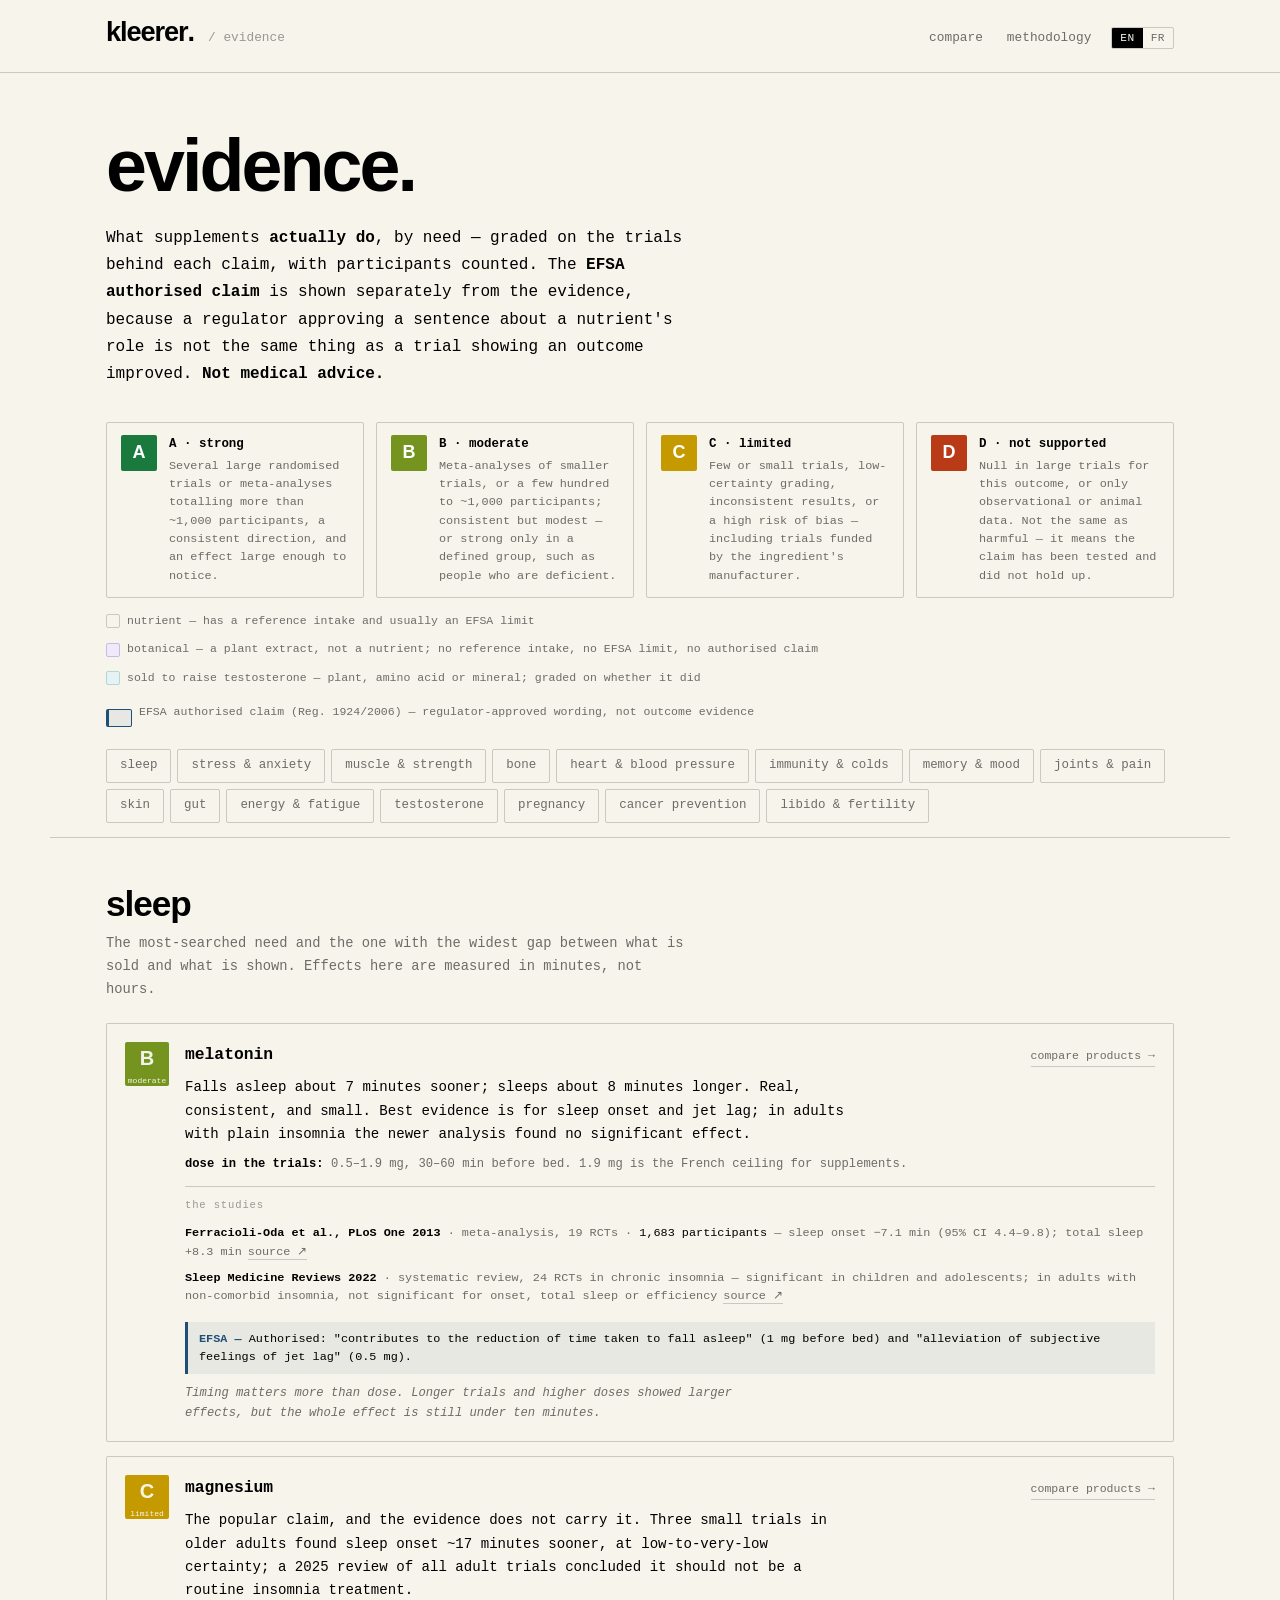
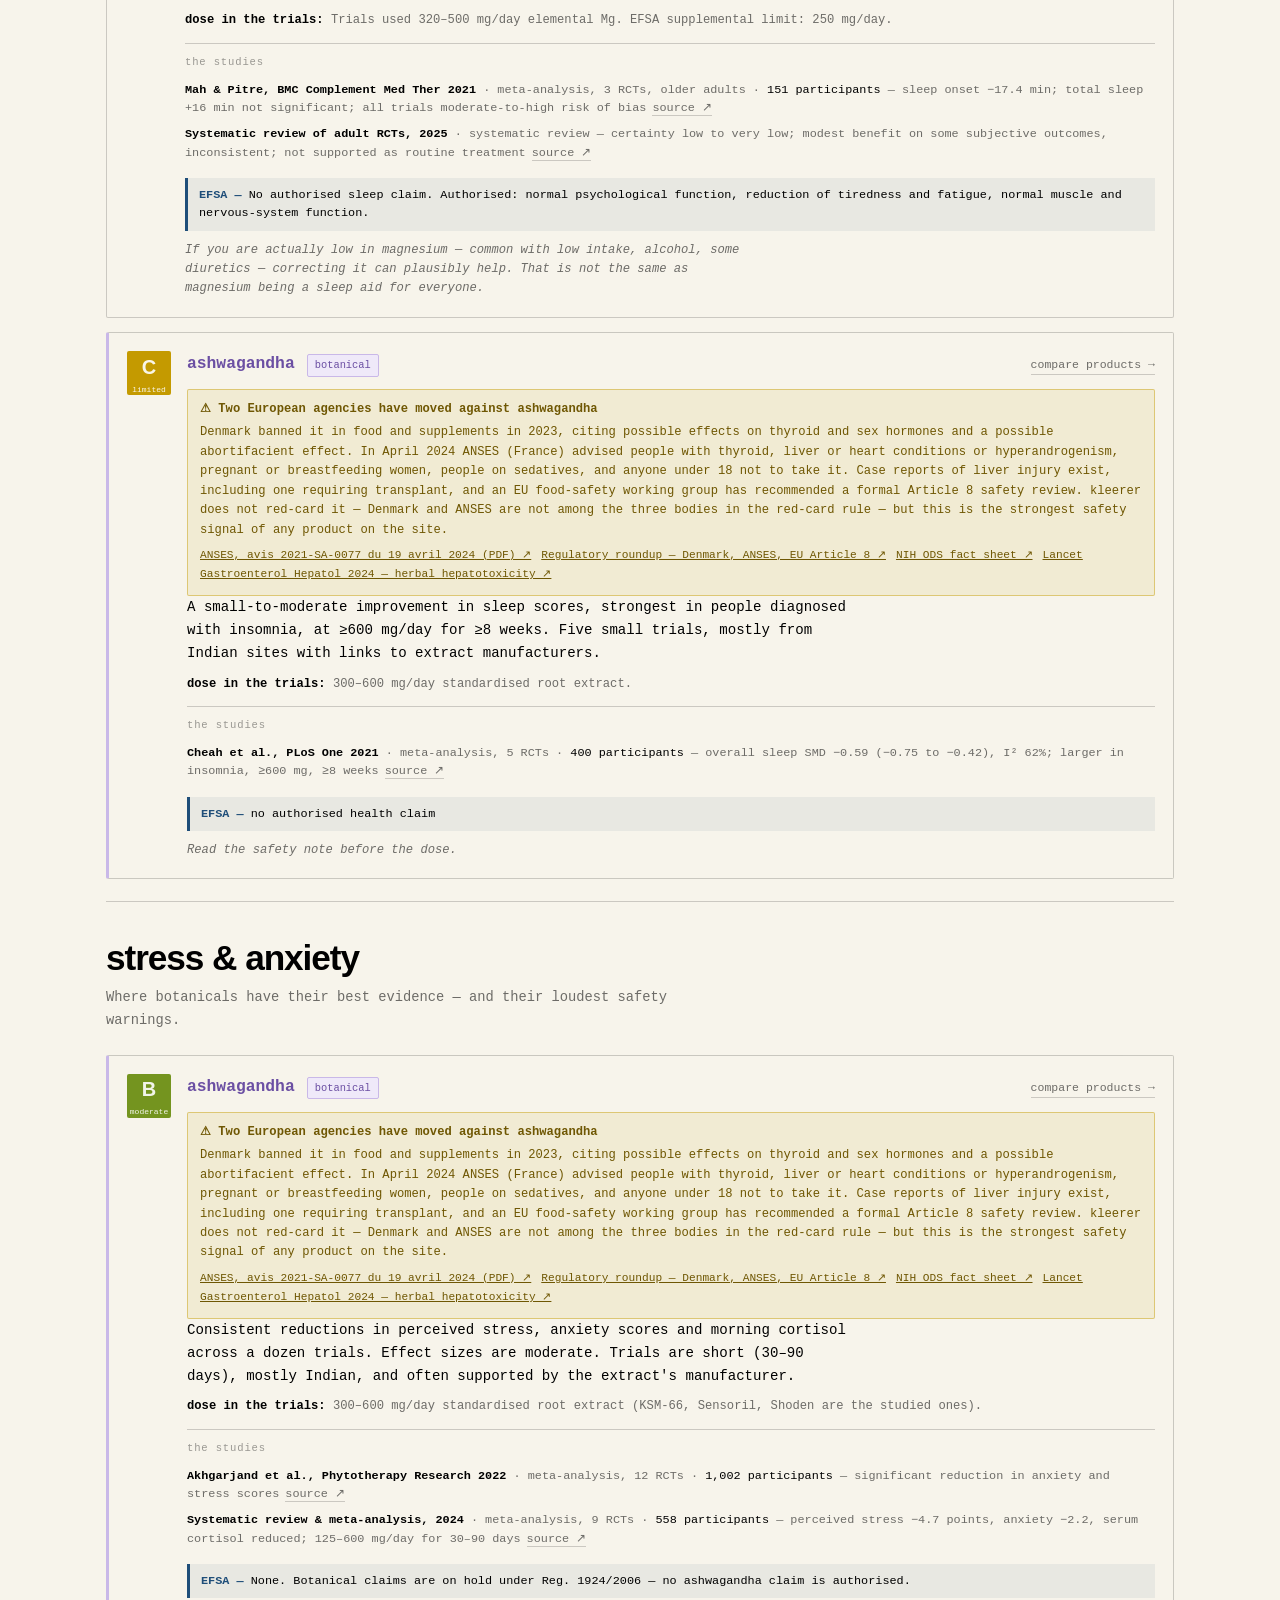
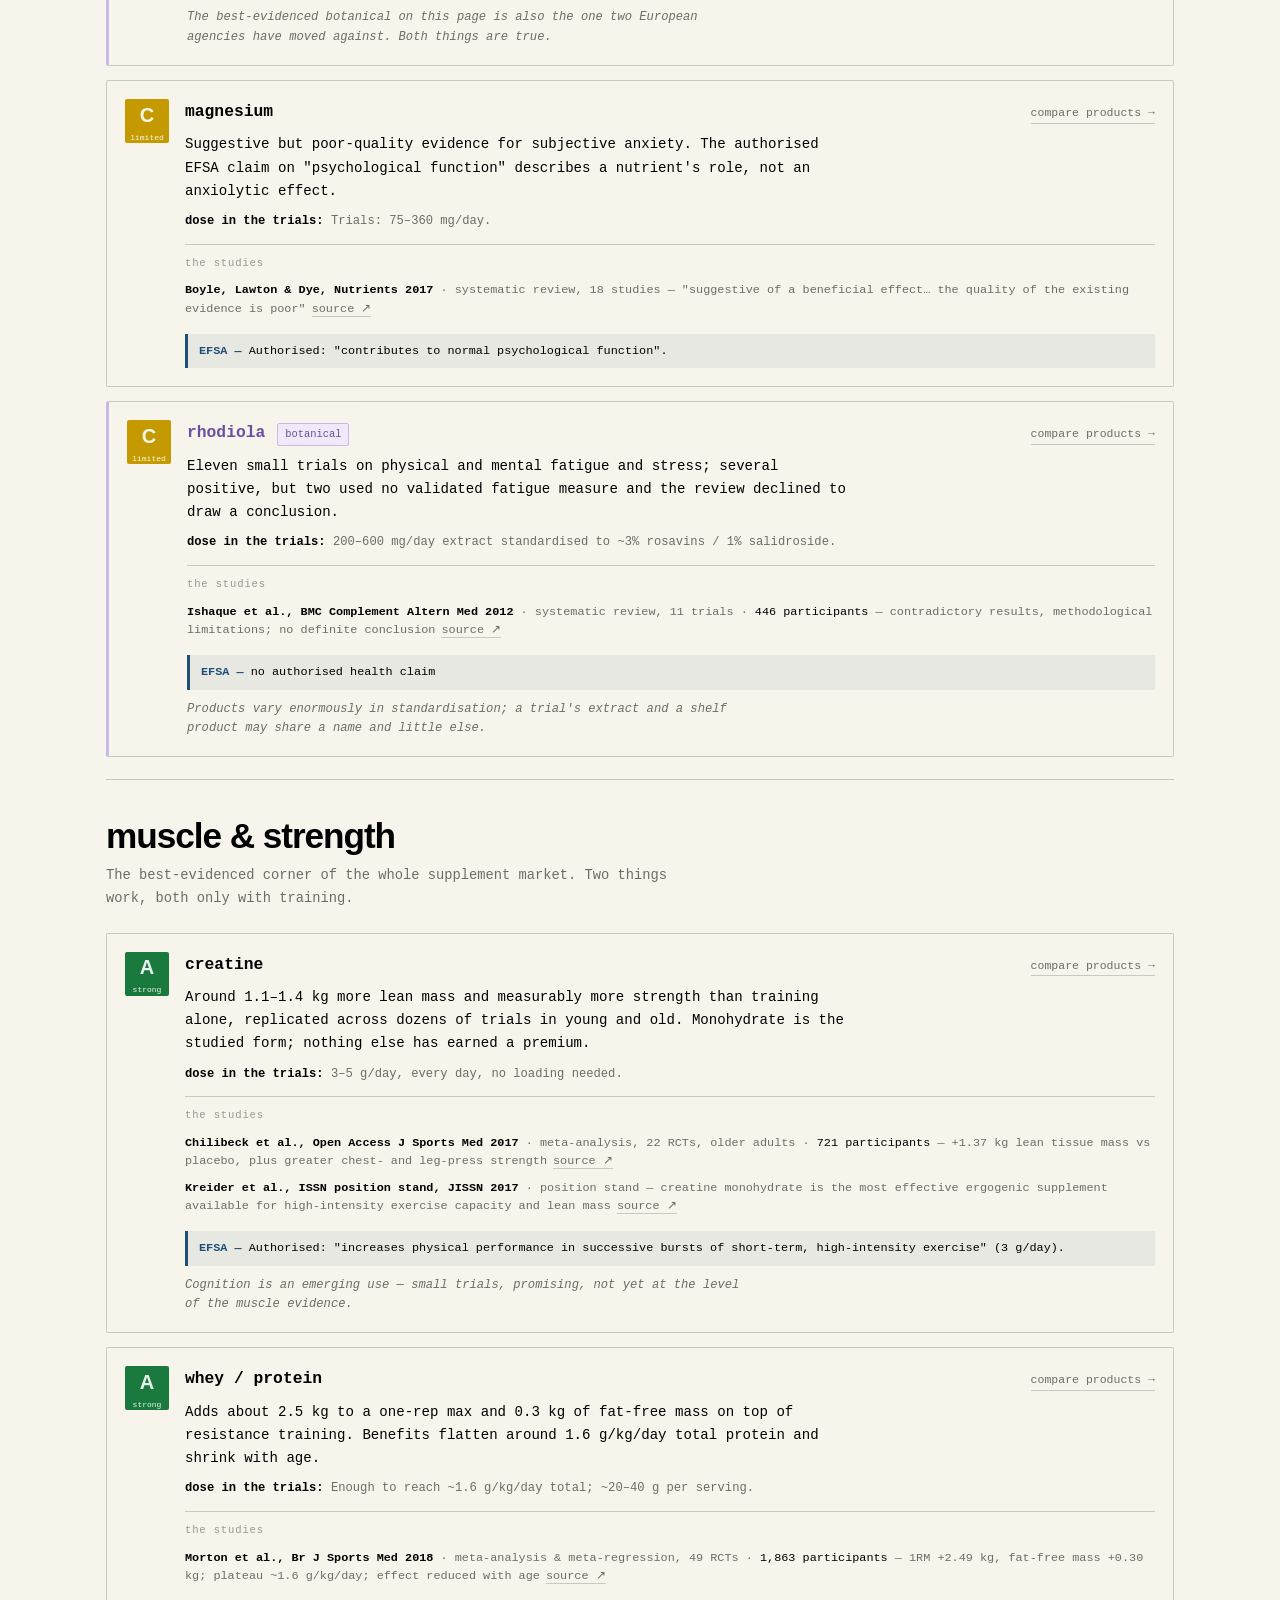
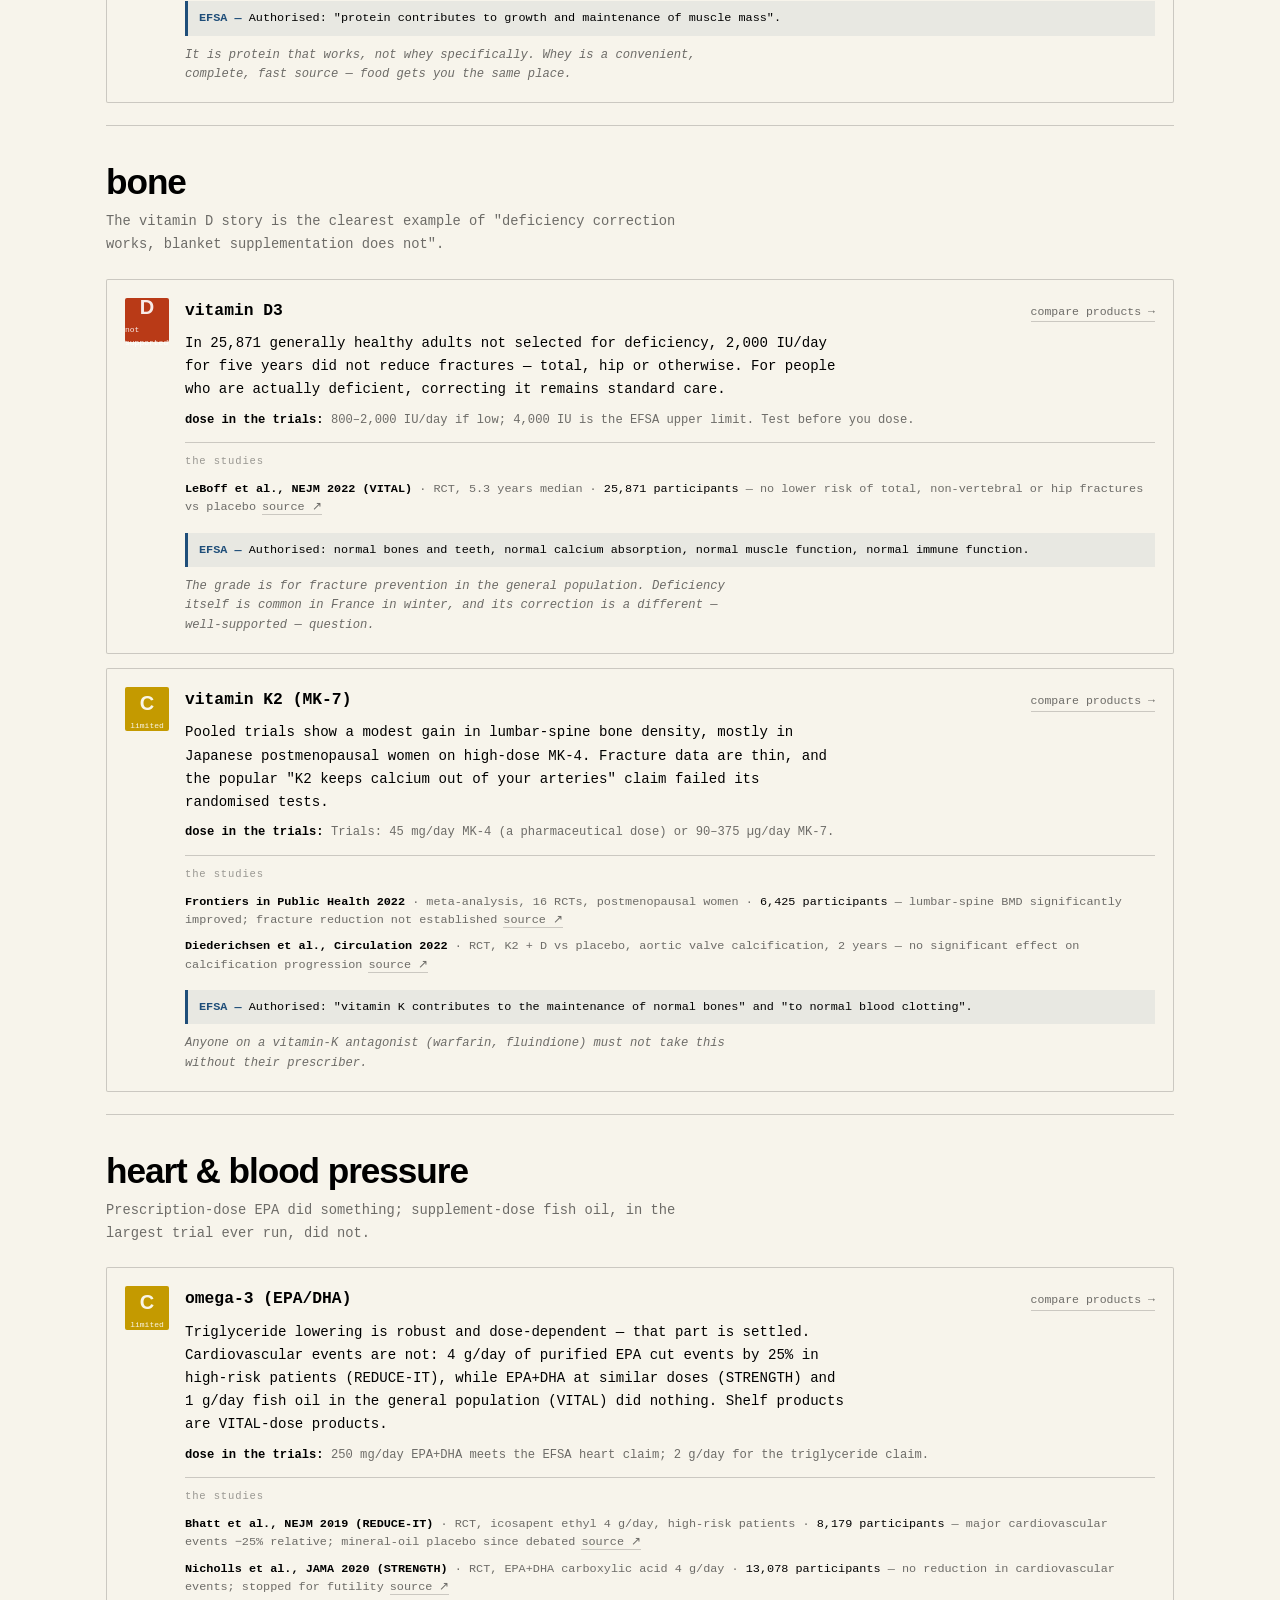
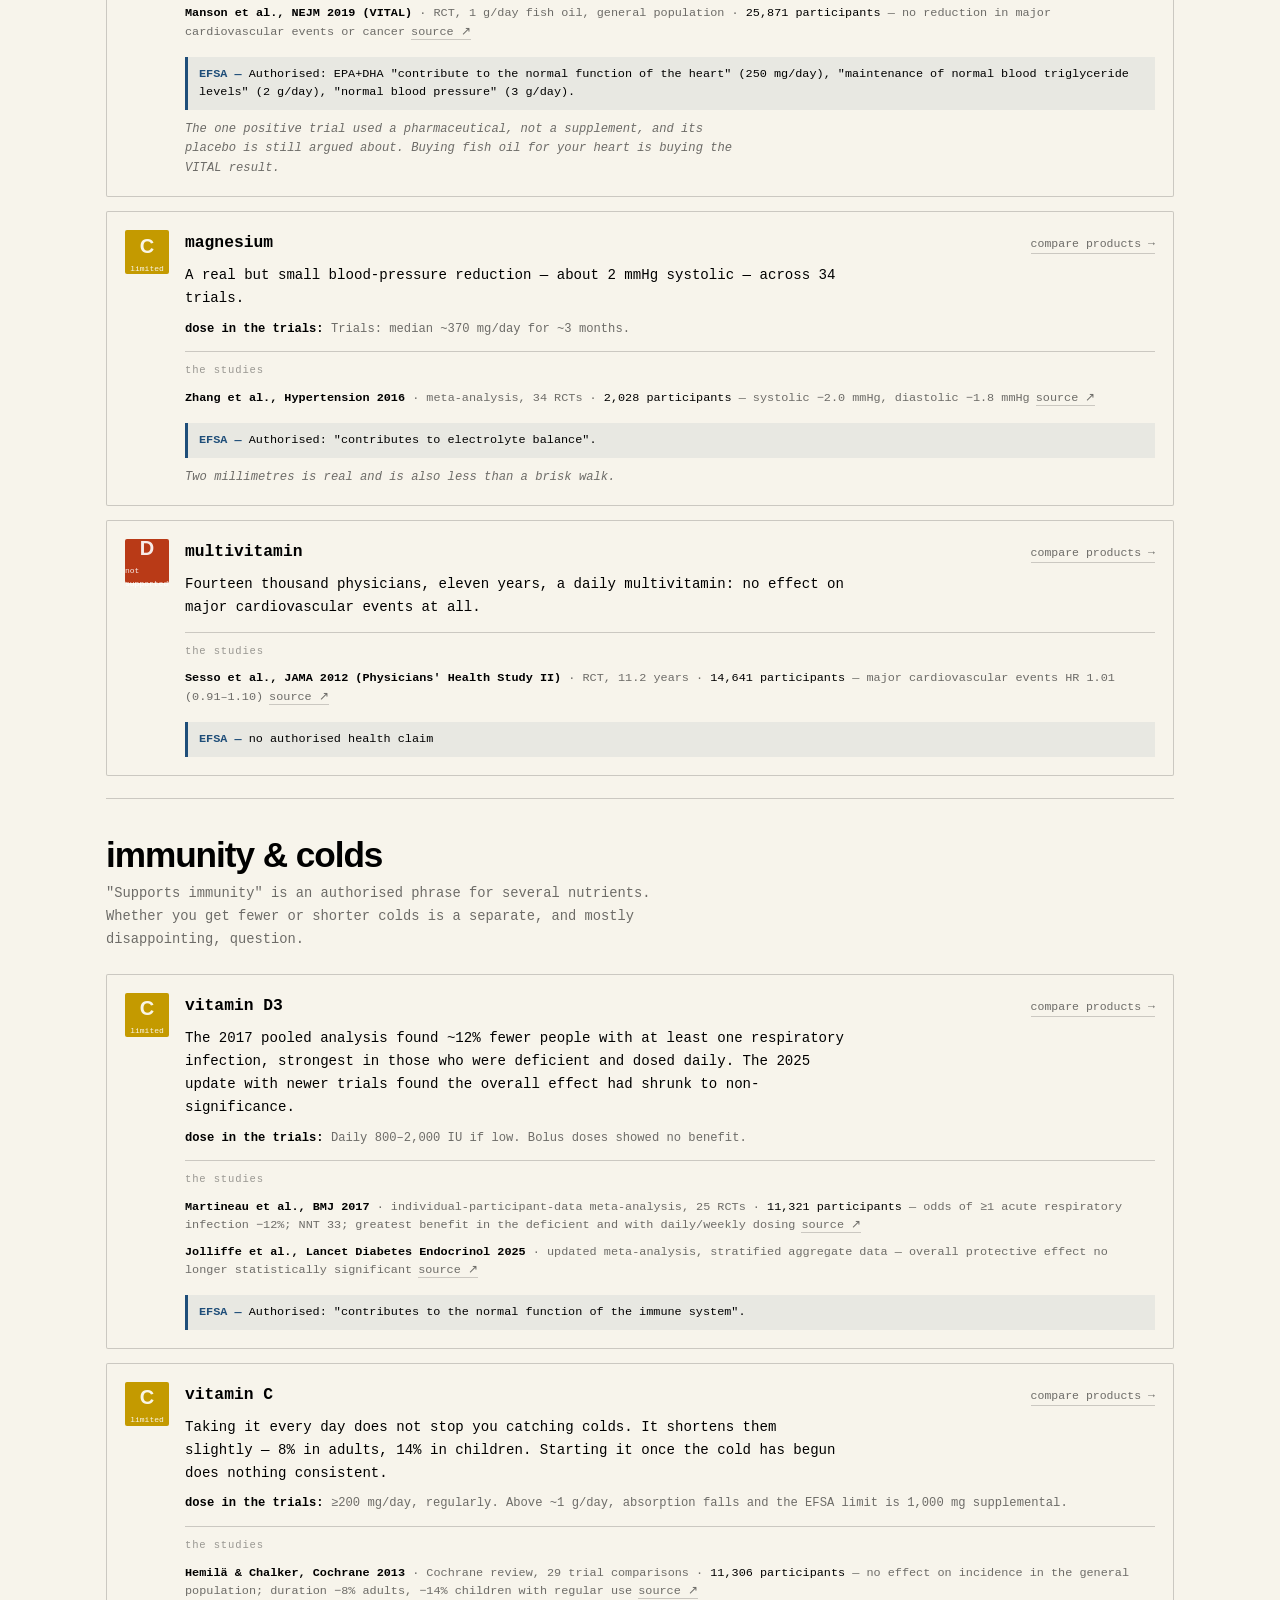
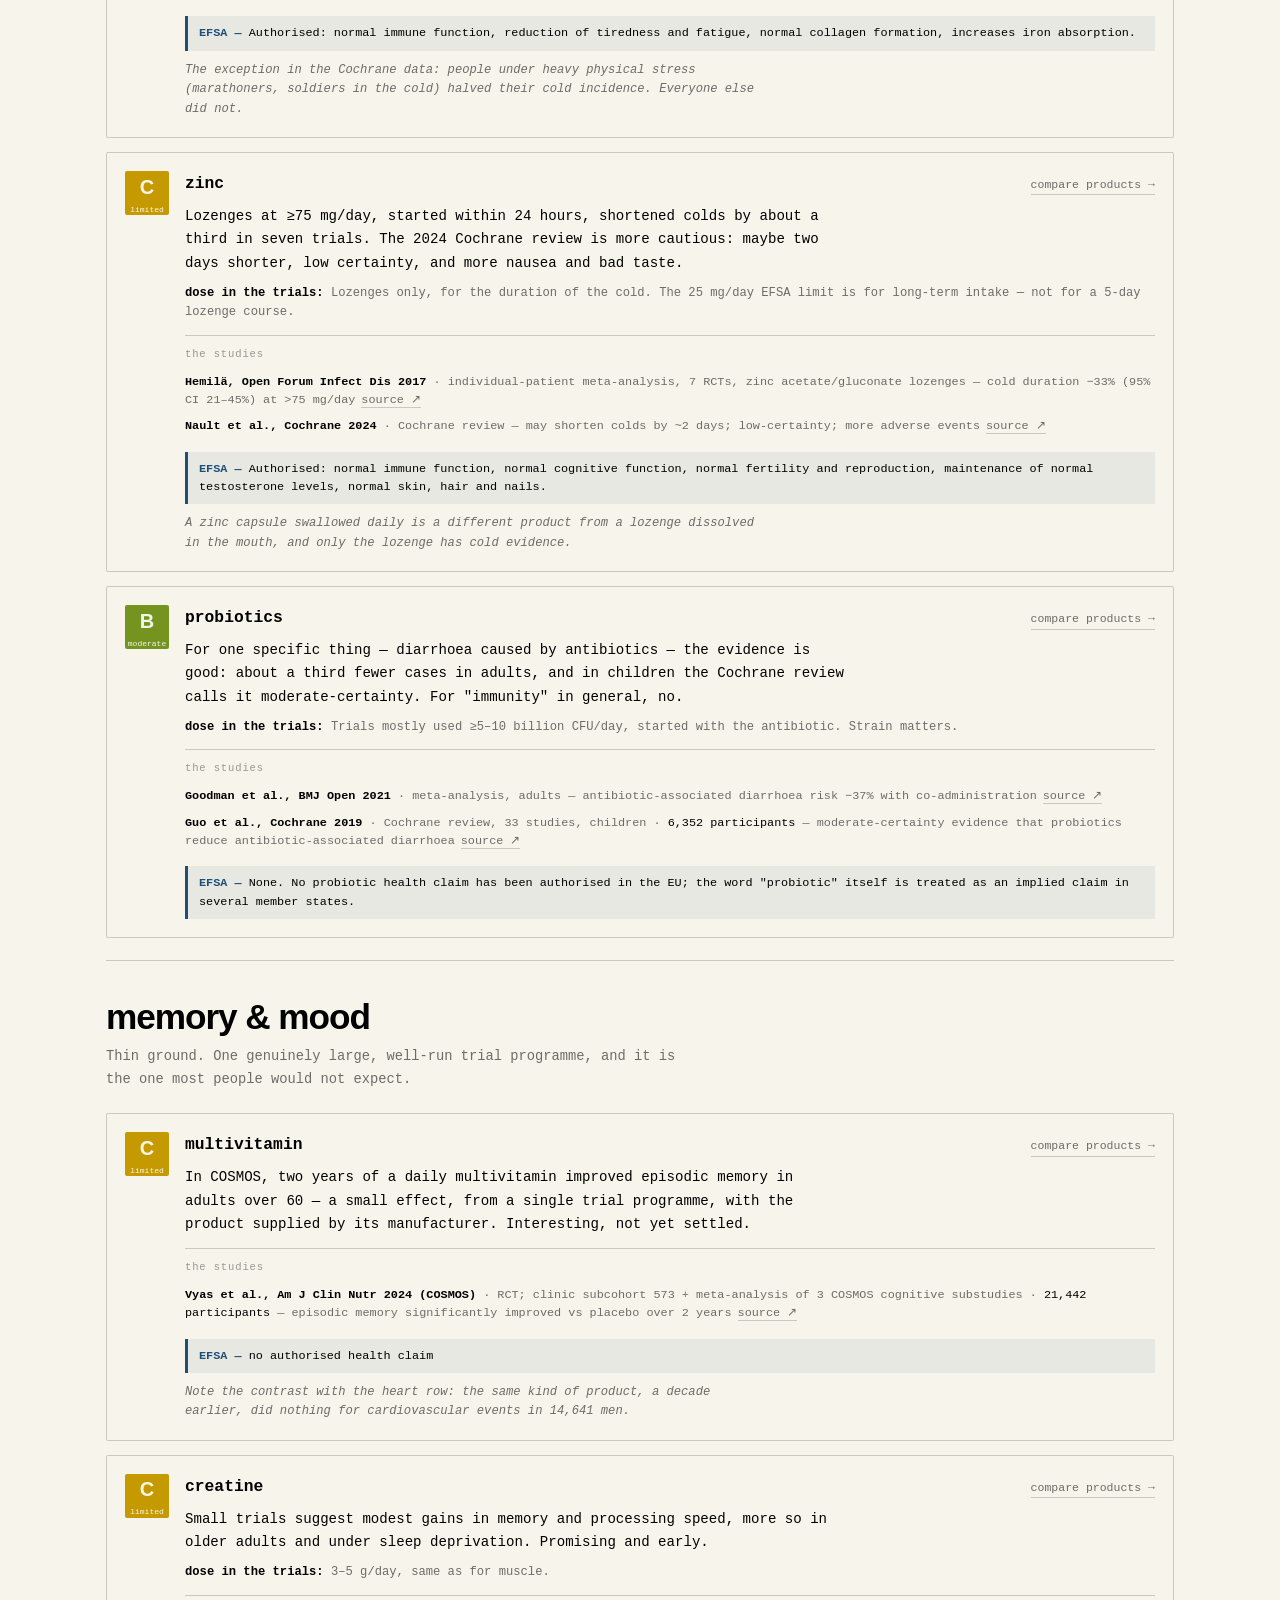
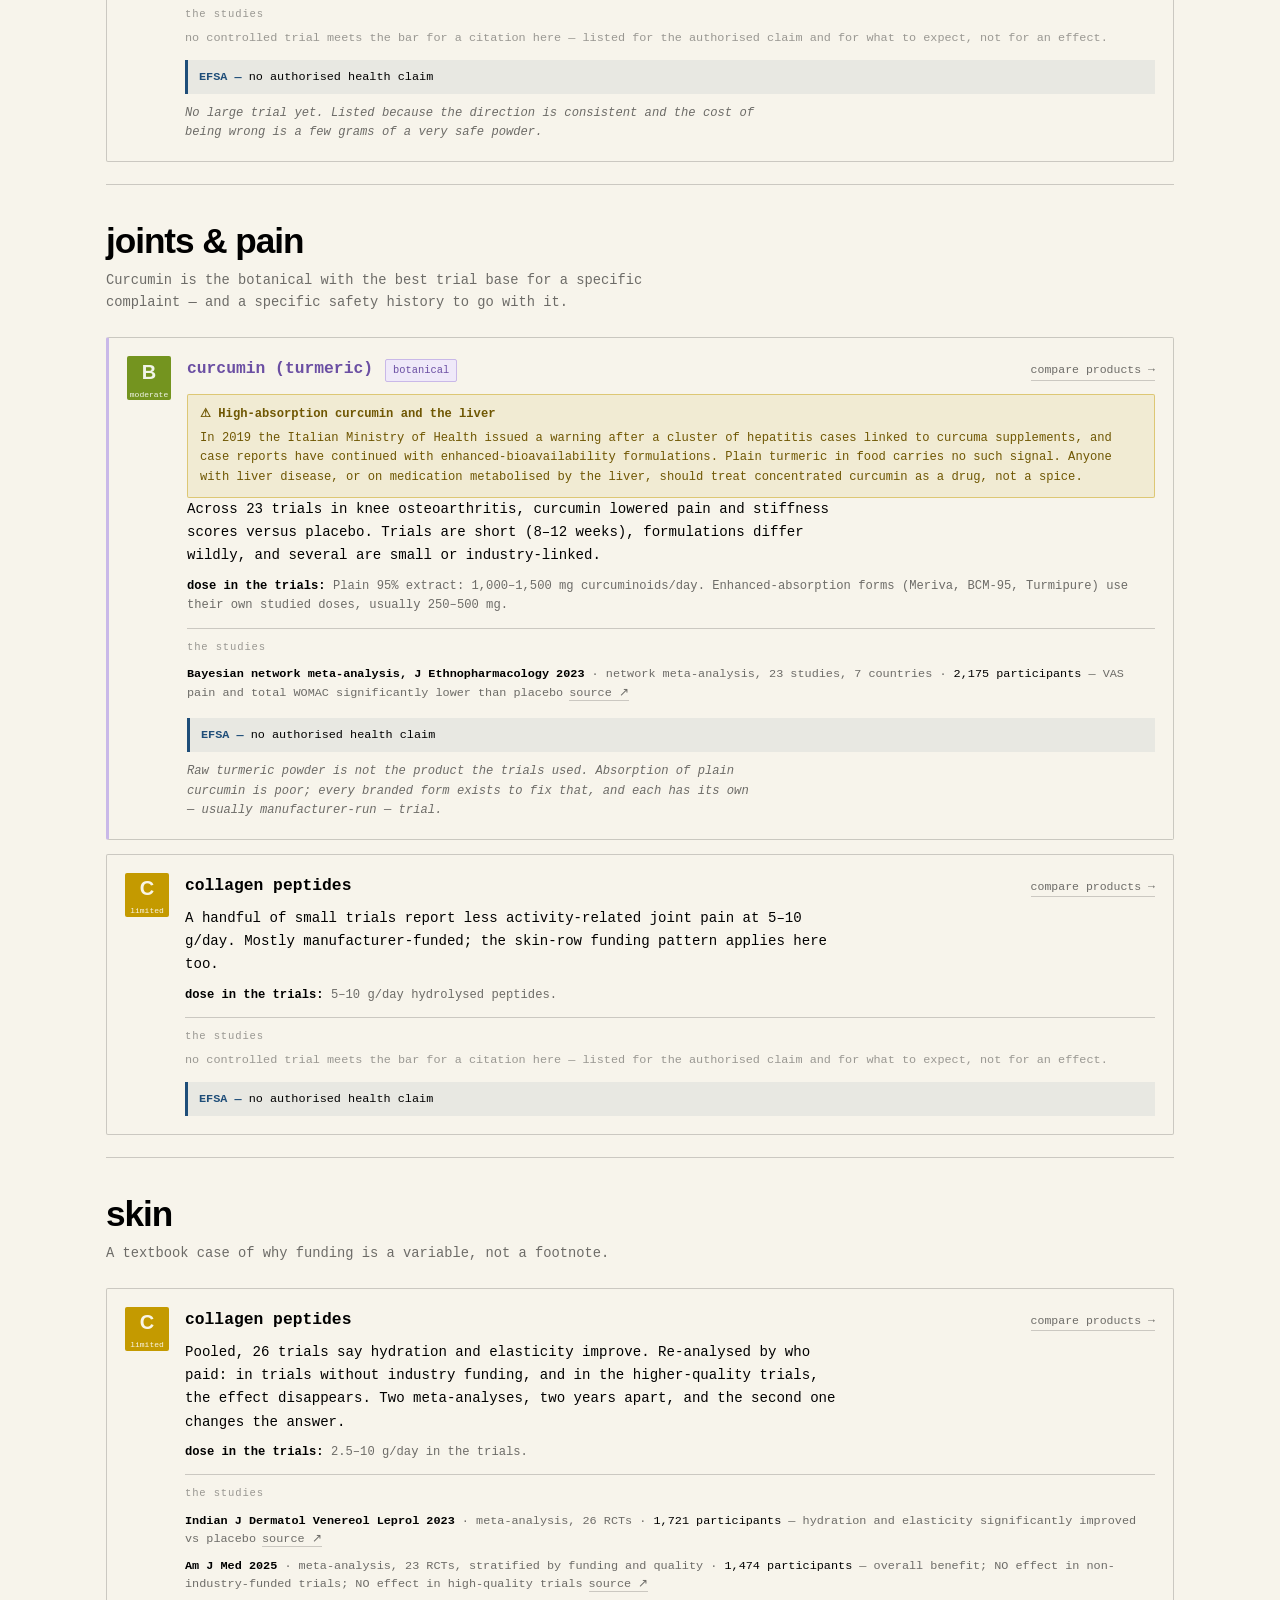
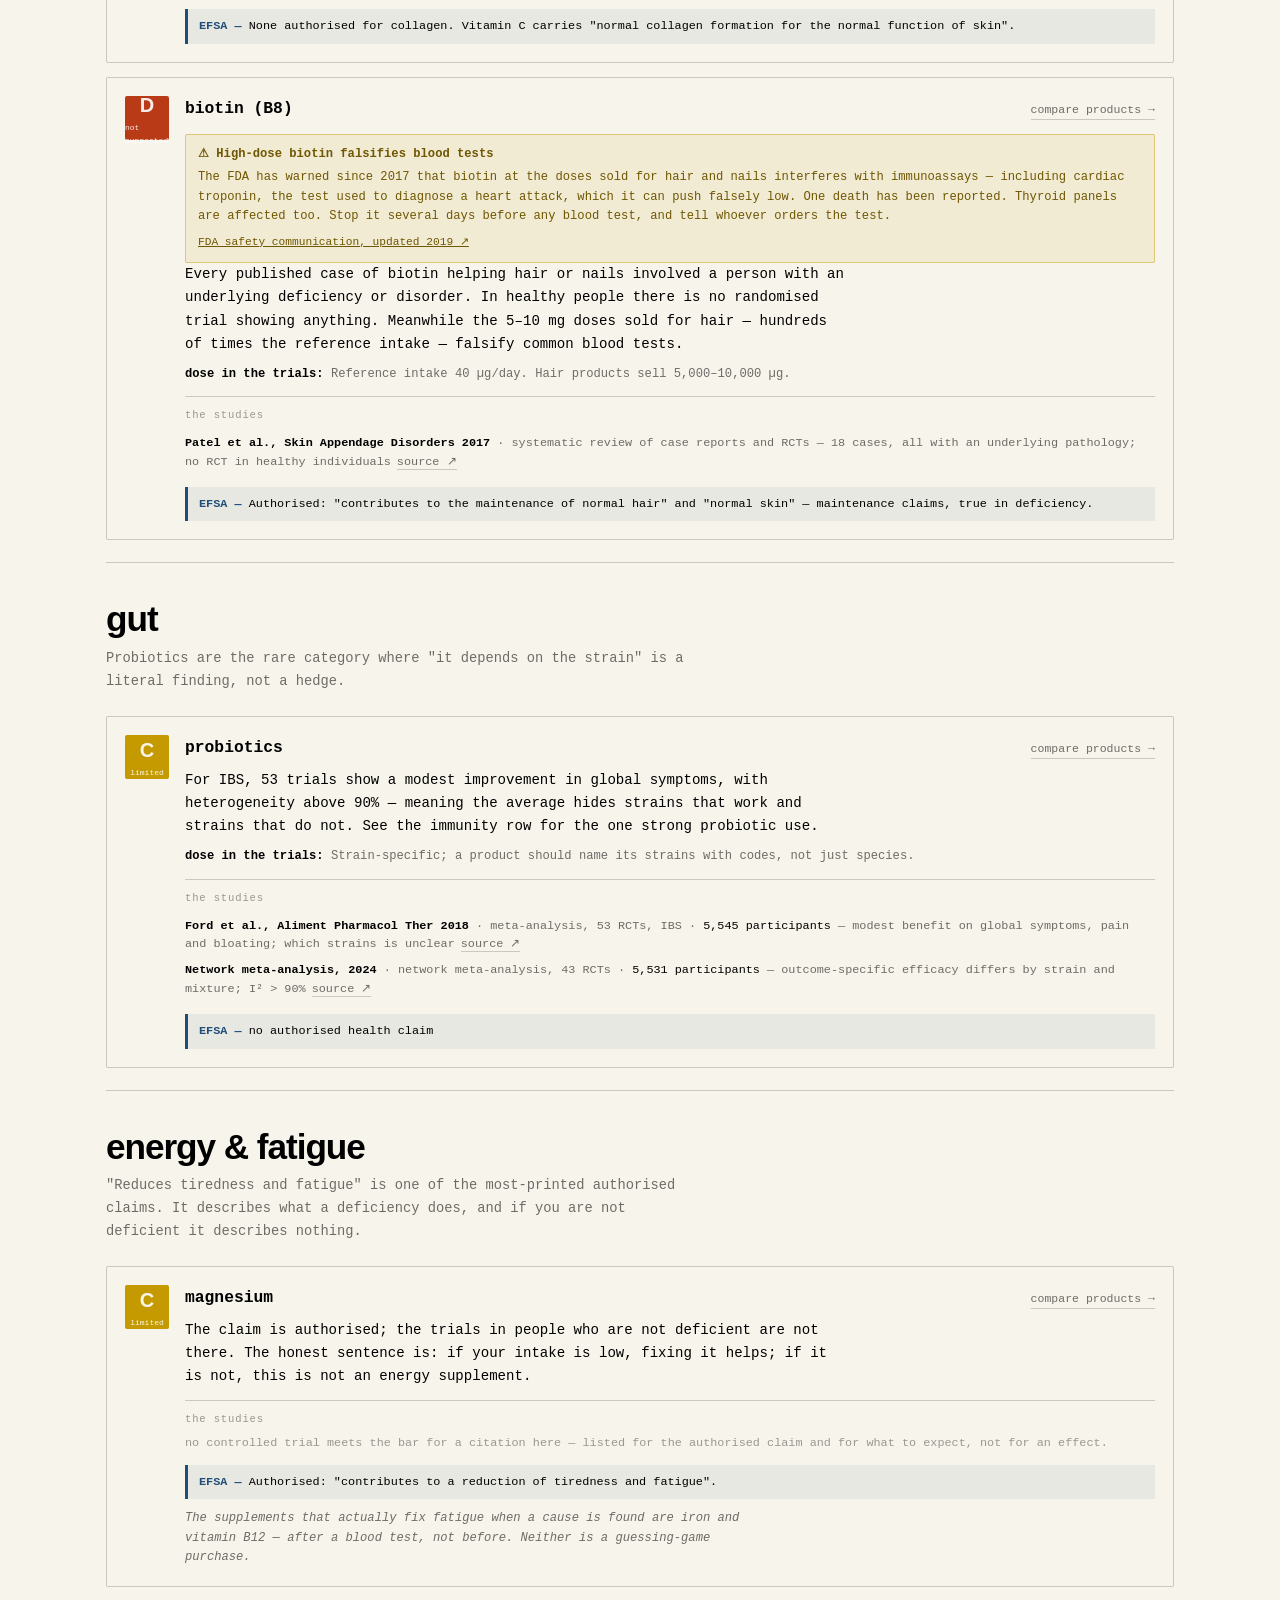
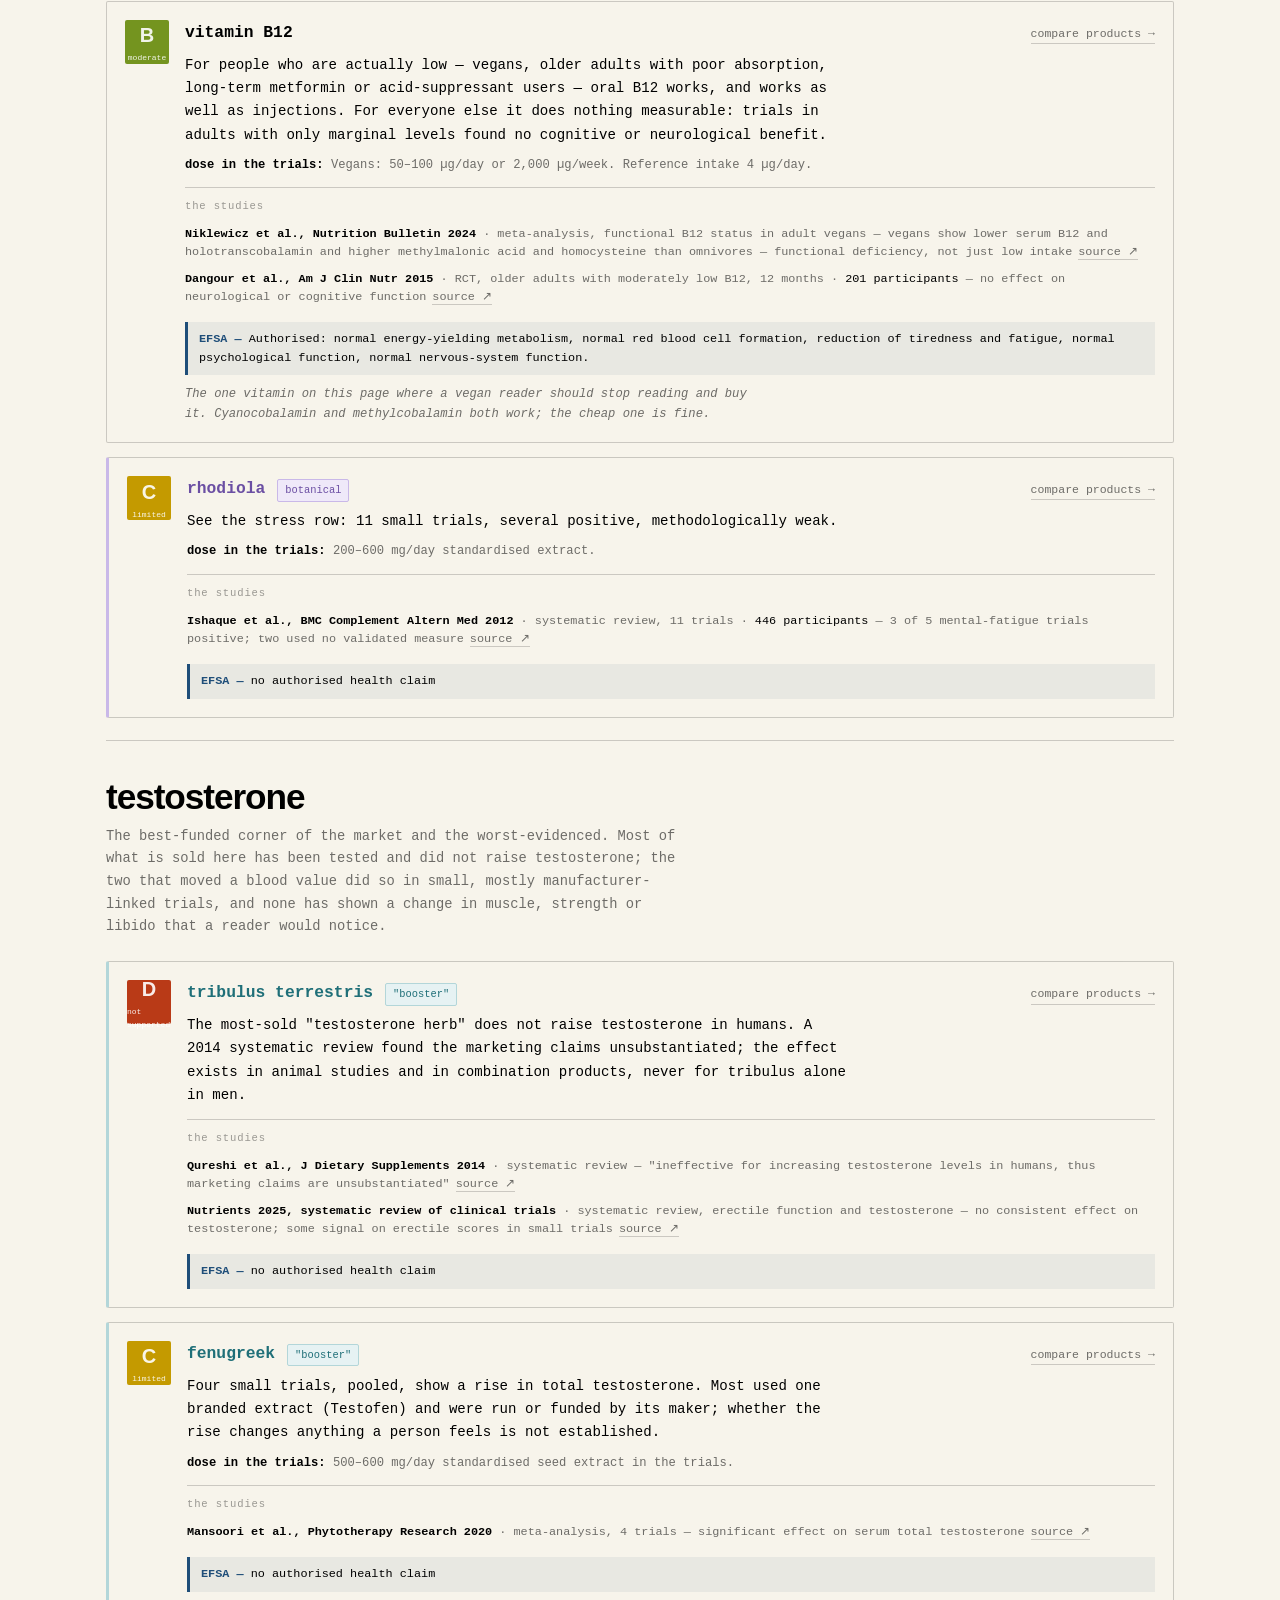
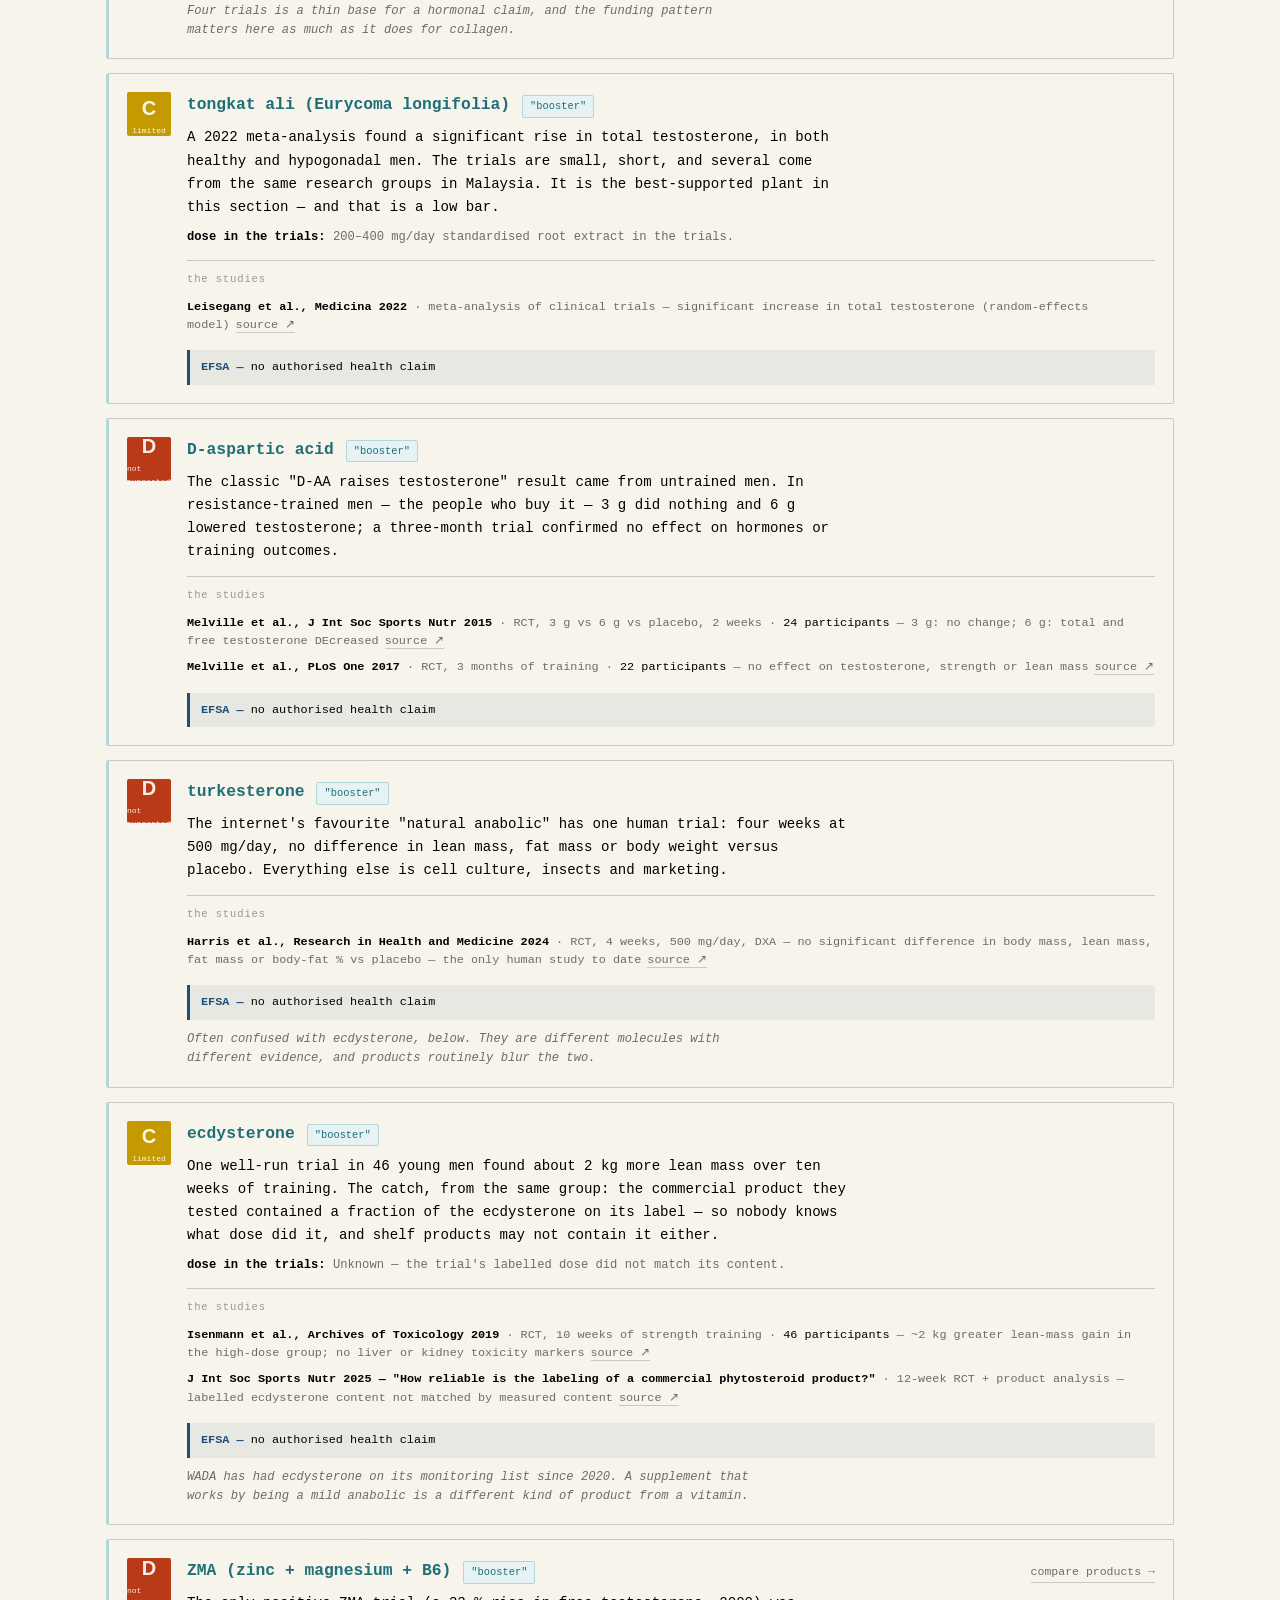
<file: compare/evidence/index.html>
<!DOCTYPE html>
<html lang="en">
<head>
    <meta charset="UTF-8">
    <meta name="viewport" content="width=device-width, initial-scale=1.0">
    <meta http-equiv="Content-Security-Policy" content="upgrade-insecure-requests">
    <meta name="description" content="kleerer. — what supplements actually do, by need. Every claim graded on the trials behind it, with the participants counted and the EFSA claim shown separately.">
    <meta name="robots" content="index,follow">
    <link rel="canonical" href="https://kleerer.com/compare/evidence/">
    <meta property="og:type" content="website">
    <meta property="og:site_name" content="kleerer.">
    <meta property="og:title" content="kleerer. — evidence, by need">
    <meta property="og:description" content="Which supplements have real evidence for sleep, stress, muscle, bone, heart, immunity, joints, skin, gut, energy and libido — graded on the trials, not the box.">
    <meta property="og:url" content="https://kleerer.com/compare/evidence/">
    <title>kleerer. — evidence · what the trials actually show</title>
    <link rel="manifest" href="/manifest.webmanifest">
    <meta name="theme-color" content="#f7f4eb">
    <link rel="icon" href="/icons/favicon-32.png" sizes="32x32" type="image/png">
    <link rel="icon" href="/favicon.ico" sizes="any">
    <link rel="apple-touch-icon" href="/icons/apple-touch-icon.png">
    <meta name="apple-mobile-web-app-capable" content="yes">
    <meta name="apple-mobile-web-app-title" content="kleerer.">
    <script src="/analytics.js" defer></script>
    <script src="/pwa.js" defer></script>
<style>
  :root{
    --bg:#f7f4eb; --ink:#000000; --muted:rgba(0,0,0,.56); --faint:rgba(0,0,0,.38);
    --line:rgba(0,0,0,.18); --soft:rgba(0,0,0,.055);
    --gA:#1a7a3e; --gB:#74941f; --gC:#c49a00; --gD:#b93a17;
    --warn-bg:rgba(196,154,0,.10); --warn-line:rgba(196,154,0,.45); --warn-ink:#6f5703;
    --bot:#6b4fa3; --bot-bg:#efe9f9; --bot-line:#c9b8e8;
    --efsa:#1f4e79; --efsa-bg:rgba(31,78,121,.07);
    --boost:#1f6f78; --boost-bg:#e6f2f3; --boost-line:#b3d6d9;
    --pad:clamp(24px,5vw,56px);
  }
  *{box-sizing:border-box; margin:0; padding:0}
  html{scroll-behavior:smooth}
  body{font-family:ui-monospace,"SF Mono",Menlo,Consolas,"Liberation Mono",monospace; color:var(--ink); background:var(--bg); line-height:1.6; -webkit-font-smoothing:antialiased}
  ::selection{background:var(--ink); color:var(--bg)}
  a{color:inherit}
  button{font-family:inherit; cursor:pointer}
  @keyframes rise{from{opacity:0; transform:translateY(10px)}}
  @keyframes breathe{50%{opacity:.25}}
  @media (prefers-reduced-motion: reduce){ *{animation:none !important} }

  header{border-bottom:1px solid var(--line); background:var(--bg)}
  .hwrap{max-width:1180px; margin:0 auto; padding:18px var(--pad); display:flex; align-items:baseline; gap:14px}
  .logo-s{font-family:Arial,"Helvetica Neue",Helvetica,sans-serif; font-size:1.7rem; font-weight:bold; letter-spacing:-.04em; text-decoration:none; line-height:1}
  .logo-dot{animation:breathe 4s ease-in-out infinite; display:inline-block}
  .crumb{font-size:.8rem; color:var(--faint)}
  .hnav{margin-left:auto; display:flex; gap:4px; align-items:center}
  .hnav a{font-size:.8rem; color:var(--muted); padding:6px 10px; text-decoration:none}
  .hnav a:hover{color:var(--ink); text-decoration:underline}
  .langsw{display:flex; border:1px solid var(--line); border-radius:2px; overflow:hidden; margin-left:6px}
  .langsw button{background:none; border:none; padding:4px 8px; font-size:.7rem; color:var(--muted); letter-spacing:.04em}
  .langsw button.on{background:var(--ink); color:var(--bg)}

  .hero{max-width:1180px; margin:0 auto; padding:56px var(--pad) 8px; animation:rise .7s ease .1s both}
  .hero h1{font-family:Arial,"Helvetica Neue",Helvetica,sans-serif; font-size:clamp(2.6rem,7vw,4.6rem); font-weight:bold; letter-spacing:-.04em; line-height:1}
  .hero .sub{font-size:1rem; max-width:62ch; margin-top:22px; line-height:1.7}
  .hero .sub b{font-weight:700}

  /* grade legend + the nutrient/botanical key */
  .legend{max-width:1180px; margin:0 auto; padding:26px var(--pad) 0; display:grid; grid-template-columns:repeat(auto-fit,minmax(230px,1fr)); gap:12px; animation:rise .7s ease .2s both}
  .lg{border:1px solid var(--line); border-radius:2px; padding:12px 14px; font-size:.74rem; color:var(--muted); line-height:1.55; display:flex; gap:12px; align-items:flex-start}
  .lg .gb{flex:none}
  .lg b{color:var(--ink); display:block; font-size:.78rem; margin-bottom:2px}
  .gb{width:36px; height:36px; border-radius:2px; display:flex; align-items:center; justify-content:center; color:#fff; font-family:Arial,"Helvetica Neue",Helvetica,sans-serif; font-weight:bold; font-size:18px; flex:none}
  .keyrow{max-width:1180px; margin:0 auto; padding:14px var(--pad) 0; display:flex; flex-wrap:wrap; gap:10px 18px; font-size:.72rem; color:var(--muted)}
  .keyrow .k{display:inline-flex; align-items:center; gap:7px}
  .sw{width:14px; height:14px; border-radius:2px; border:1px solid var(--line); display:inline-block}
  .sw.bot{background:var(--bot-bg); border-color:var(--bot-line)}
  .sw.efsa{background:var(--efsa-bg); border-color:var(--efsa)}

  /* needs bar */
  .needs{max-width:1180px; margin:0 auto; padding:22px var(--pad) 14px; position:sticky; top:0; z-index:30; background:var(--bg); border-bottom:1px solid var(--line); display:flex; gap:6px; flex-wrap:wrap; animation:rise .7s ease .25s both}
  .needs a{border:1px solid var(--line); border-radius:2px; padding:6px 13px; font-size:.78rem; color:var(--muted); text-decoration:none; transition:.15s}
  .needs a:hover{border-color:var(--ink); color:var(--ink)}

  main{max-width:1180px; margin:0 auto; padding:10px var(--pad) 40px}
  section.need{padding:38px 0 8px; border-bottom:1px solid var(--line); scroll-margin-top:84px}
  section.need:last-child{border-bottom:none}
  .need h2{font-family:Arial,"Helvetica Neue",Helvetica,sans-serif; font-size:clamp(1.6rem,3.4vw,2.2rem); font-weight:bold; letter-spacing:-.03em; line-height:1.05}
  .need .blurb{font-size:.86rem; color:var(--muted); max-width:70ch; margin:10px 0 22px; line-height:1.65}

  .entry{border:1px solid var(--line); border-radius:2px; padding:18px; margin-bottom:14px; background:var(--bg); display:grid; grid-template-columns:44px 1fr; gap:16px; animation:rise .5s ease both}
  .entry.bot{border-left:3px solid var(--bot-line)}
  .entry.boost{border-left:3px solid var(--boost-line)}
  .entry.boost .ename{color:var(--boost)}
  .chip.boost{border-color:var(--boost-line); color:var(--boost); background:var(--boost-bg)}
  .sw.boost{background:var(--boost-bg); border-color:var(--boost-line)}
  .entry .gb{width:44px; height:44px; font-size:20px; flex-direction:column}
  .entry .gb span{font-size:8px; font-weight:400; opacity:.9; margin-top:1px; font-family:ui-monospace,monospace}
  .etop{display:flex; flex-wrap:wrap; align-items:baseline; gap:8px 12px; margin-bottom:8px}
  .ename{font-size:1.02rem; font-weight:700}
  .entry.bot .ename{color:var(--bot)}
  .chip{font-size:.65rem; padding:2px 7px; border-radius:2px; border:1px solid var(--line); color:var(--muted)}
  .chip.bot{border-color:var(--bot-line); color:var(--bot); background:var(--bot-bg)}
  .cmp{margin-left:auto; font-size:.72rem; color:var(--muted); text-decoration:none; border-bottom:1px solid var(--line)}
  .cmp:hover{color:var(--ink); border-bottom-color:var(--ink)}
  .effect{font-size:.88rem; line-height:1.65; max-width:78ch}
  .dose{font-size:.76rem; color:var(--muted); margin-top:9px}
  .dose b{color:var(--ink); font-weight:700}
  .studies{margin-top:12px; border-top:1px solid var(--line); padding-top:10px}
  .studies h4{font-size:.66rem; text-transform:lowercase; letter-spacing:.08em; color:var(--faint); font-weight:400; margin-bottom:6px}
  .study{font-size:.74rem; color:var(--muted); line-height:1.55; padding:4px 0}
  .study b{color:var(--ink); font-weight:700}
  .study .n{color:var(--ink)}
  .study a{color:var(--muted); text-decoration:none; border-bottom:1px solid var(--line); margin-left:6px}
  .study a:hover{color:var(--ink); border-bottom-color:var(--ink)}
  .efsa{margin-top:12px; font-size:.74rem; line-height:1.55; padding:8px 11px; border-left:3px solid var(--efsa); background:var(--efsa-bg)}
  .efsa b{color:var(--efsa); font-weight:700}
  .safety{margin-top:12px; font-size:.76rem; line-height:1.6; padding:10px 12px; border:1px solid var(--warn-line); background:var(--warn-bg); color:var(--warn-ink); border-radius:2px}
  .safety b{display:block; margin-bottom:4px}
  .safety a{color:inherit; margin-right:10px; font-size:.7rem}
  .caveat{margin-top:10px; font-size:.76rem; color:var(--muted); line-height:1.6; max-width:78ch; font-style:italic}
  .empty{font-size:.74rem; color:var(--faint)}

  .method{max-width:78ch; margin:34px auto 0; padding:0 var(--pad); font-size:.8rem; color:var(--muted); line-height:1.7}
  .method h3{font-size:.7rem; text-transform:lowercase; letter-spacing:.08em; color:var(--faint); font-weight:400; margin:22px 0 8px; border-bottom:1px solid var(--line); padding-bottom:5px}
  .method p+p{margin-top:8px}

  footer{border-top:1px solid var(--line); margin-top:34px}
  .fwrap{max-width:1180px; margin:0 auto; padding:18px var(--pad) 20px; font-size:.75rem; color:var(--muted); line-height:1.7}
  .fdet summary{list-style:none; cursor:pointer; display:flex; gap:8px; align-items:baseline; padding:2px 0; max-width:72ch}
  .fdet summary::-webkit-details-marker{display:none}
  .fdet summary::before{content:"+"; opacity:.55; flex:none}
  .fdet[open] summary::before{content:"–"; opacity:1}
  .fdet summary:hover{color:var(--ink)}
  .fdet .fbody{margin-top:12px; max-width:72ch}
  .fdet .fbody p+p{margin-top:10px}
  .fwrap .row{display:flex; gap:20px; margin-top:16px; flex-wrap:wrap; align-items:baseline}
  .fwrap .flogo{font-family:Arial,"Helvetica Neue",Helvetica,sans-serif; font-weight:bold; font-size:1rem; letter-spacing:-.04em; text-decoration:none}
  .fwrap a{color:var(--muted)}
  .fwrap a:hover{color:var(--ink)}
  @media (max-width:600px){ .entry{grid-template-columns:1fr} .entry .gb{width:40px;height:40px} .cmp{margin-left:0} }
</style>
</head>
<body>
<header>
  <div class="hwrap">
    <a class="logo-s" href="../../">kleerer<span class="logo-dot">.</span></a>
    <span class="crumb" id="crumb">/ evidence</span>
    <nav class="hnav">
      <a href="/compare/" id="navCompare">compare</a>
      <a href="/compare/#methodology" id="navMethod">methodology</a>
      <span class="langsw" id="langsw">
        <button onclick="setLang('en')" data-lang="en" title="Show in English">EN</button>
        <button onclick="setLang('fr')" data-lang="fr" title="Afficher en français">FR</button>
      </span>
    </nav>
  </div>
</header>

<section class="hero">
  <h1 id="h1">evidence.</h1>
  <p class="sub" id="sub"></p>
</section>

<div class="legend" id="legend"></div>
<div class="keyrow" id="keyrow"></div>
<nav class="needs" id="needsbar"></nav>

<main id="main"></main>

<div class="method" id="method"></div>

<footer>
  <div class="fwrap">
    <details class="fdet">
      <summary><span id="fsum"></span></summary>
      <div class="fbody">
        <p id="fdisc"></p>
        <p id="frights"></p>
      </div>
    </details>
    <div class="row">
      <a class="flogo" href="../../">kleerer<span class="logo-dot">.</span></a>
      <span id="fmeta"></span>
    </div>
  </div>
</footer>

<script src="evidence.js"></script>
<script>
const LANG_KEY = "kleerer_lang";
const UI = {
  en: {
    crumb: "/ evidence", navCompare: "compare", navMethod: "methodology",
    sub: `What supplements <b>actually do</b>, by need — graded on the trials behind each claim, with participants counted. The <b>EFSA authorised claim</b> is shown separately from the evidence, because a regulator approving a sentence about a nutrient's role is not the same thing as a trial showing an outcome improved. <b>Not medical advice.</b>`,
    keyNutrient: "nutrient — has a reference intake and usually an EFSA limit",
    keyBot: "botanical — a plant extract, not a nutrient; no reference intake, no EFSA limit, no authorised claim",
    keyBoost: "sold to raise testosterone — plant, amino acid or mineral; graded on whether it did",
    keyEfsa: "EFSA authorised claim (Reg. 1924/2006) — regulator-approved wording, not outcome evidence",
    studies: "the studies", participants: "participants", compare: "compare products →",
    dose: "dose in the trials", noStudies: "no controlled trial meets the bar for a citation here — listed for the authorised claim and for what to expect, not for an effect.",
    efsaLabel: "EFSA", efsaNone: "no authorised health claim",
    methodTitle: "how this page is built", methodBody: [
      "Each row is one supplement for one need, and the grade belongs to that pair. Creatine is A for muscle and C for memory; the same fish oil is B for triglycerides and C for heart attacks. A grade is never a verdict on a molecule.",
      "Every number cites its source, with the participant count. Where a large trial contradicts a popular claim — vitamin D and fractures, fish oil and heart disease, collagen once you sort by who paid — the contradiction is the entry, not a footnote.",
      "Botanicals are shown in purple and scored apart on the comparator because they are not nutrients: there is no amount your body needs, no EFSA upper limit, and no authorised claim for any of them. Some have decent trial evidence anyway. One of them also has two European agencies advising against it, and that is written where the dose would otherwise be.",
      "Grades are editorial, and challengeable: the dataset is a single readable file, and every ruling on this site is open to correction by pointing at a better study."],
    fsum: "<b>Not medical advice.</b> Sources, licence and data rights — open the detail",
    fdisc: "<b>Not medical advice.</b> This page summarises published trials and regulator positions. It is not a recommendation to take anything, and it cannot know your history, your medication or your blood results. A supplement with strong evidence for a need is still a supplement you may not need. Talk to a healthcare professional before supplementing, especially if you are pregnant, on medication, or have a medical condition.",
    frights: `© 2026 kleerer. This dataset <b>CC BY-NC-SA 4.0</b> · code <b>AGPL-3.0</b>. Text-and-data-mining rights reserved (Dir. (EU) 2019/790 art. 4(3)) — see <a href="/terms/">terms</a>.`,
    fmeta: "evidence v1.0 · updated 2026-09-06 · grades are editorial and open to challenge",
  },
  fr: {
    crumb: "/ preuves", navCompare: "comparer", navMethod: "méthodologie",
    sub: `Ce que les compléments <b>font vraiment</b>, par besoin — noté sur les essais derrière chaque promesse, participants comptés. L'<b>allégation EFSA autorisée</b> est affichée à part des preuves, parce qu'un régulateur qui approuve une phrase sur le rôle d'un nutriment n'est pas la même chose qu'un essai montrant qu'un résultat s'améliore. <b>Ne constitue pas un avis médical.</b>`,
    keyNutrient: "nutriment — a un apport de référence et généralement une limite EFSA",
    keyBot: "plante — un extrait végétal, pas un nutriment ; aucun apport de référence, aucune limite EFSA, aucune allégation autorisée",
    keyBoost: "vendu pour augmenter la testostérone — plante, acide aminé ou minéral ; noté selon qu'il l'a fait",
    keyEfsa: "allégation EFSA autorisée (règl. 1924/2006) — formulation approuvée par le régulateur, pas une preuve de résultat",
    studies: "les études", participants: "participants", compare: "comparer les produits →",
    dose: "dose dans les essais", noStudies: "aucun essai contrôlé n'atteint le seuil pour être cité ici — listé pour l'allégation autorisée et pour savoir à quoi s'attendre, pas pour un effet.",
    efsaLabel: "EFSA", efsaNone: "aucune allégation santé autorisée",
    methodTitle: "comment cette page est construite", methodBody: [
      "Chaque ligne est un complément pour un besoin, et la note appartient à ce couple. La créatine est A pour le muscle et C pour la mémoire ; la même huile de poisson est B pour les triglycérides et C pour l'infarctus. Une note n'est jamais un verdict sur une molécule.",
      "Chaque chiffre cite sa source, avec le nombre de participants. Quand un grand essai contredit une promesse populaire — vitamine D et fractures, huile de poisson et cœur, collagène une fois trié selon qui a payé — la contradiction est l'entrée, pas une note de bas de page.",
      "Les plantes sont en violet et notées à part sur le comparateur parce que ce ne sont pas des nutriments : aucune quantité dont le corps a besoin, aucune limite supérieure EFSA, aucune allégation autorisée pour aucune d'elles. Certaines ont tout de même de bonnes preuves. L'une d'elles a aussi deux agences européennes qui la déconseillent, et c'est écrit là où la dose serait autrement.",
      "Les notes sont éditoriales, et contestables : le jeu de données est un seul fichier lisible, et chaque décision de ce site est ouverte à correction en pointant une meilleure étude."],
    fsum: "<b>Ne constitue pas un avis médical.</b> Sources, licence et droits sur les données — ouvrir le détail",
    fdisc: "<b>Ne constitue pas un avis médical.</b> Cette page résume des essais publiés et des positions de régulateurs. Ce n'est pas une recommandation de prendre quoi que ce soit, et elle ne peut connaître ni vos antécédents, ni vos traitements, ni vos analyses. Un complément bien étayé pour un besoin reste un complément dont vous n'avez peut-être pas besoin. Parlez-en à un professionnel de santé avant toute supplémentation, en particulier en cas de grossesse, de traitement en cours ou de pathologie.",
    frights: `© 2026 kleerer. Ce jeu de données <b>CC BY-NC-SA 4.0</b> · code <b>AGPL-3.0</b>. Droits de fouille de textes et de données réservés (dir. (UE) 2019/790 art. 4(3)) — voir les <a href="/terms/">conditions</a>.`,
    fmeta: "preuves v1.0 · mis à jour le 2026-09-06 · notes éditoriales, ouvertes à contestation",
  },
};
const GC = {A:"var(--gA)", B:"var(--gB)", C:"var(--gC)", D:"var(--gD)"};
let LANG = detectLang();
const L = v => (v && typeof v === "object" && "en" in v) ? (v[LANG] || v.en) : v;
const esc = s => String(s ?? "").replace(/[&<>"]/g, c => ({"&":"&amp;","<":"&lt;",">":"&gt;",'"':"&quot;"}[c]));
const fmtN = n => n == null ? "" : n.toLocaleString(LANG === "fr" ? "fr" : "en");

function detectLang(){
  try { const v = localStorage.getItem(LANG_KEY); if (v === "fr" || v === "en") return v; } catch(e){}
  const nav = (navigator.languages && navigator.languages[0]) || navigator.language || "en";
  return /^fr\b/i.test(nav) ? "fr" : "en";
}
function setLang(l){ if (l !== "en" && l !== "fr") return; LANG = l; try{ localStorage.setItem(LANG_KEY, l); }catch(e){} render(); }

function entry(e){
  const sup = EVIDENCE.supplements[e.sup];
  const bot = sup.kind === "botanical";
  const boost = sup.kind === "booster";
  const U = UI[LANG];
  const safety = e.safety ? EVIDENCE.safety[e.safety] : null;
  return `<article class="entry${bot?" bot":""}${boost?" boost":""}">
    <div class="gb" style="background:${GC[e.grade]}"><span style="font-size:20px;font-family:Arial,Helvetica,sans-serif;font-weight:bold">${e.grade}</span><span>${esc(L(EVIDENCE.grades[e.grade].label))}</span></div>
    <div>
      <div class="etop">
        <span class="ename">${esc(L(sup.name))}</span>
        ${bot ? `<span class="chip bot">${LANG==="fr"?"plante":"botanical"}</span>` : ""}
        ${boost ? `<span class="chip boost">${LANG==="fr"?"« booster »":"\"booster\""}</span>` : ""}
        ${sup.cat ? `<a class="cmp" href="/compare/#cat=${sup.cat}">${esc(U.compare)}</a>` : ""}
      </div>
      ${safety ? `<div class="safety"><b>⚠ ${esc(L(safety.title))}</b>${esc(L(safety.body))}${safety.urls.length ? `<div style="margin-top:6px">${safety.urls.map(u=>`<a href="${esc(u.url)}" target="_blank" rel="noopener">${esc(u.label)} ↗</a>`).join("")}</div>`:""}</div>` : ""}
      <p class="effect">${esc(L(e.effect))}</p>
      ${e.dose ? `<p class="dose"><b>${esc(U.dose)}:</b> ${esc(L(e.dose))}</p>` : ""}
      <div class="studies"><h4>${esc(U.studies)}</h4>
        ${e.studies.length ? e.studies.map(s => `<div class="study"><b>${esc(s.ref)}</b> · ${esc(L(s.design))}${s.n ? ` · <span class="n">${fmtN(s.n)} ${esc(U.participants)}</span>` : ""} — ${esc(L(s.finding))}${s.url ? `<a href="${esc(s.url)}" target="_blank" rel="noopener">source ↗</a>` : ""}</div>`).join("")
                          : `<div class="empty">${esc(U.noStudies)}</div>`}
      </div>
      <div class="efsa"><b>${esc(U.efsaLabel)} —</b> ${e.efsa ? esc(L(e.efsa)) : esc(U.efsaNone)}</div>
      ${e.caveats ? `<p class="caveat">${esc(L(e.caveats))}</p>` : ""}
    </div>
  </article>`;
}

function render(){
  const U = UI[LANG];
  document.documentElement.lang = LANG;
  document.getElementById("crumb").textContent = U.crumb;
  document.getElementById("navCompare").textContent = U.navCompare;
  document.getElementById("navMethod").textContent = U.navMethod;
  document.getElementById("h1").textContent = LANG === "fr" ? "preuves." : "evidence.";
  document.getElementById("sub").innerHTML = U.sub;
  document.getElementById("legend").innerHTML = Object.entries(EVIDENCE.grades).map(([g, d]) =>
    `<div class="lg"><div class="gb" style="background:${GC[g]}">${g}</div><div><b>${g} · ${esc(L(d.label))}</b>${esc(L(d.def))}</div></div>`).join("");
  document.getElementById("keyrow").innerHTML =
    `<span class="k"><span class="sw"></span>${esc(U.keyNutrient)}</span>` +
    `<span class="k"><span class="sw bot"></span>${esc(U.keyBot)}</span>` +
    `<span class="k"><span class="sw boost"></span>${esc(U.keyBoost)}</span>` +
    `<span class="k"><span class="sw efsa"></span>${esc(U.keyEfsa)}</span>`;
  document.getElementById("needsbar").innerHTML = EVIDENCE.needs.map(n => `<a href="#${n.id}">${esc(L(n.name))}</a>`).join("");
  document.getElementById("main").innerHTML = EVIDENCE.needs.map(n => `
    <section class="need" id="${n.id}">
      <h2>${esc(L(n.name))}</h2>
      <p class="blurb">${esc(L(n.blurb))}</p>
      ${n.entries.map(entry).join("")}
    </section>`).join("");
  document.getElementById("method").innerHTML = `<h3>${esc(U.methodTitle)}</h3>` + U.methodBody.map(p => `<p>${esc(p)}</p>`).join("");
  document.getElementById("fsum").innerHTML = U.fsum;
  document.getElementById("fdisc").innerHTML = U.fdisc;
  document.getElementById("frights").innerHTML = U.frights;
  document.getElementById("fmeta").textContent = U.fmeta;
  document.querySelectorAll("#langsw button").forEach(b => b.classList.toggle("on", b.dataset.lang === LANG));
}
render();
</script>
</body>
</html>
</file>
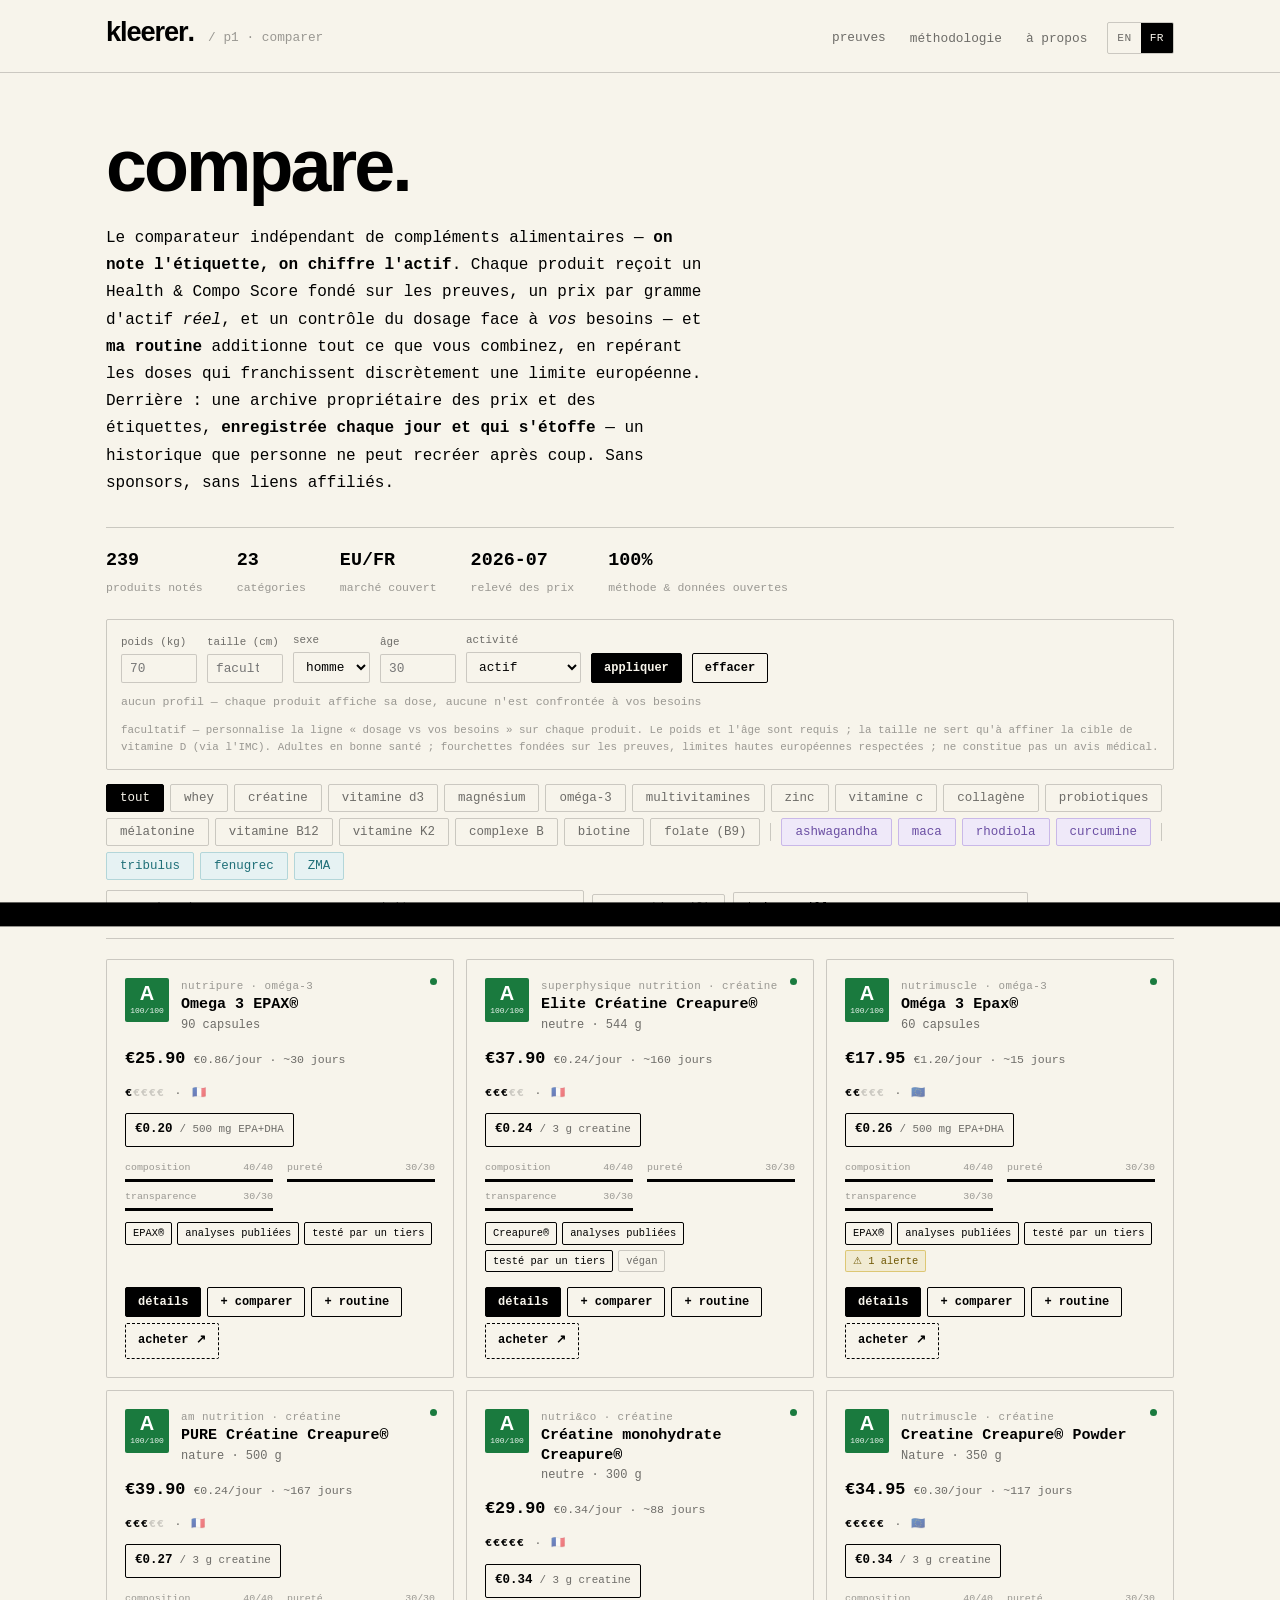
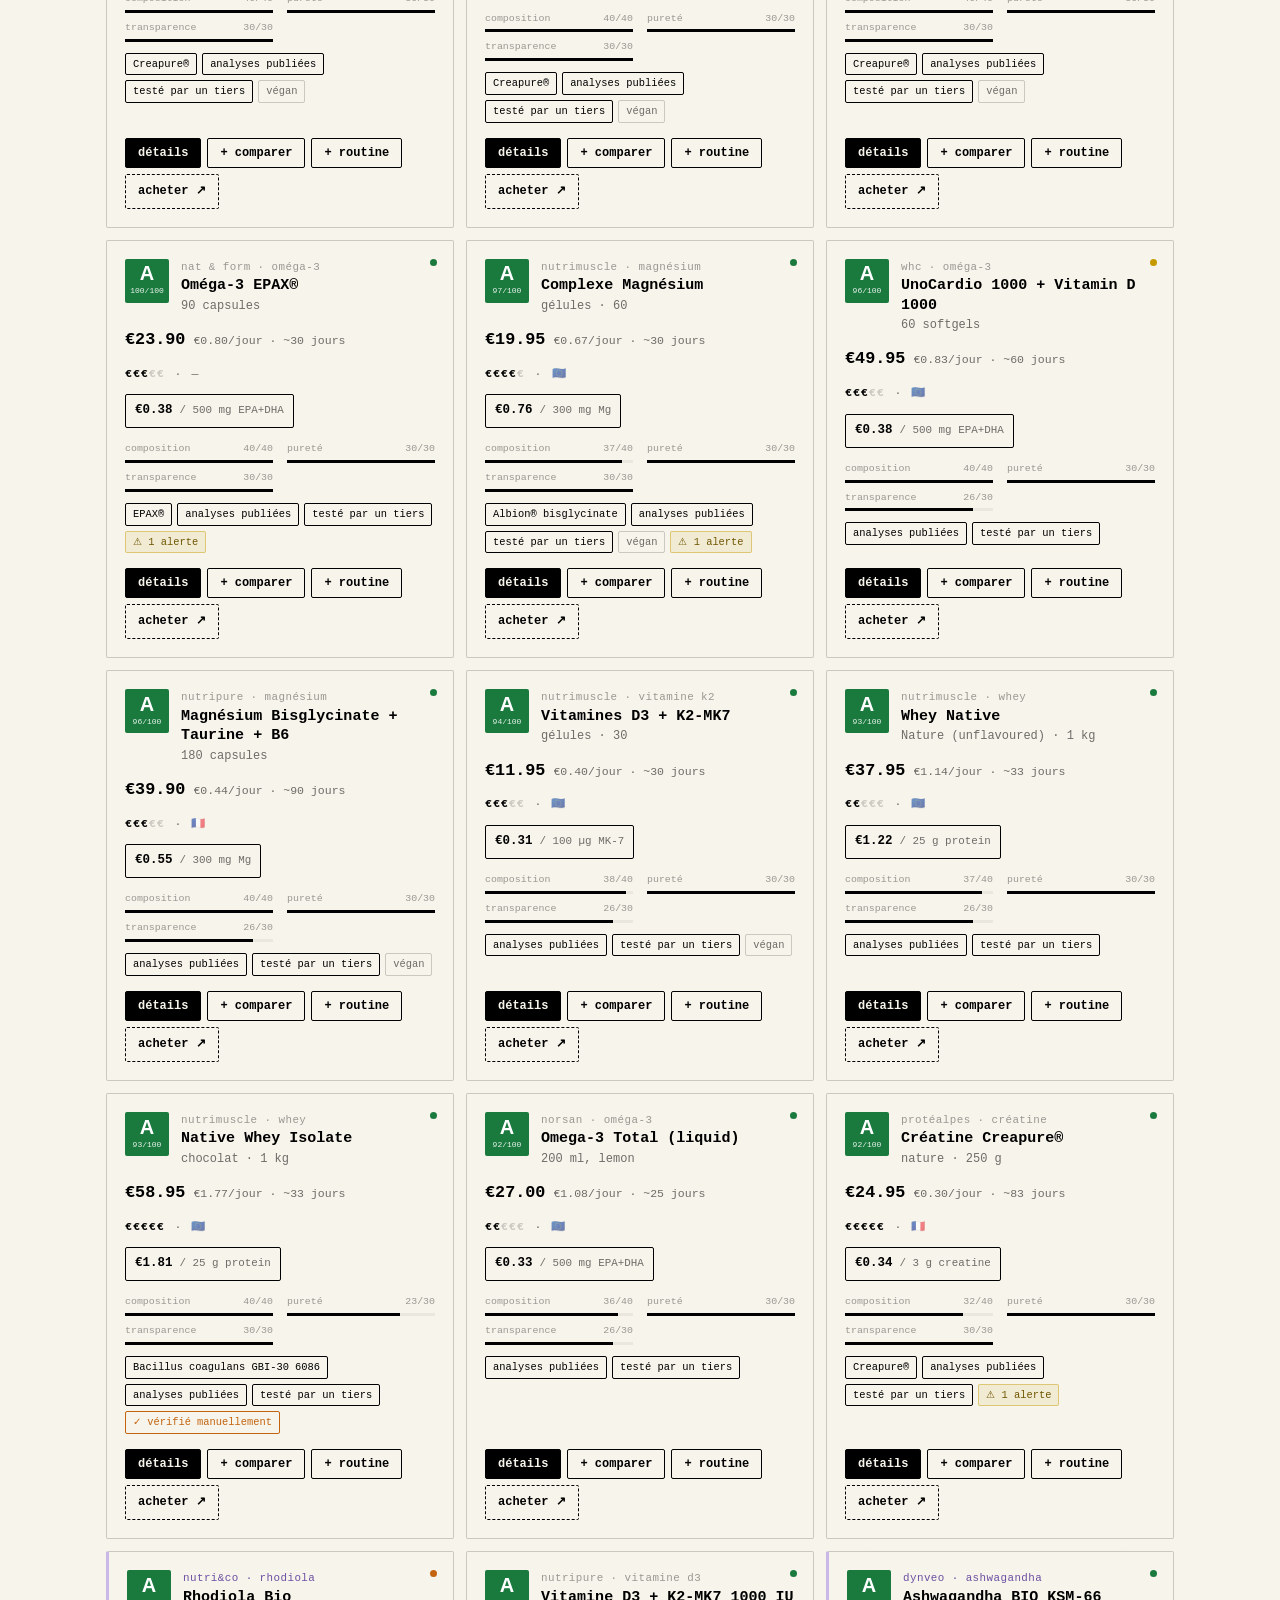
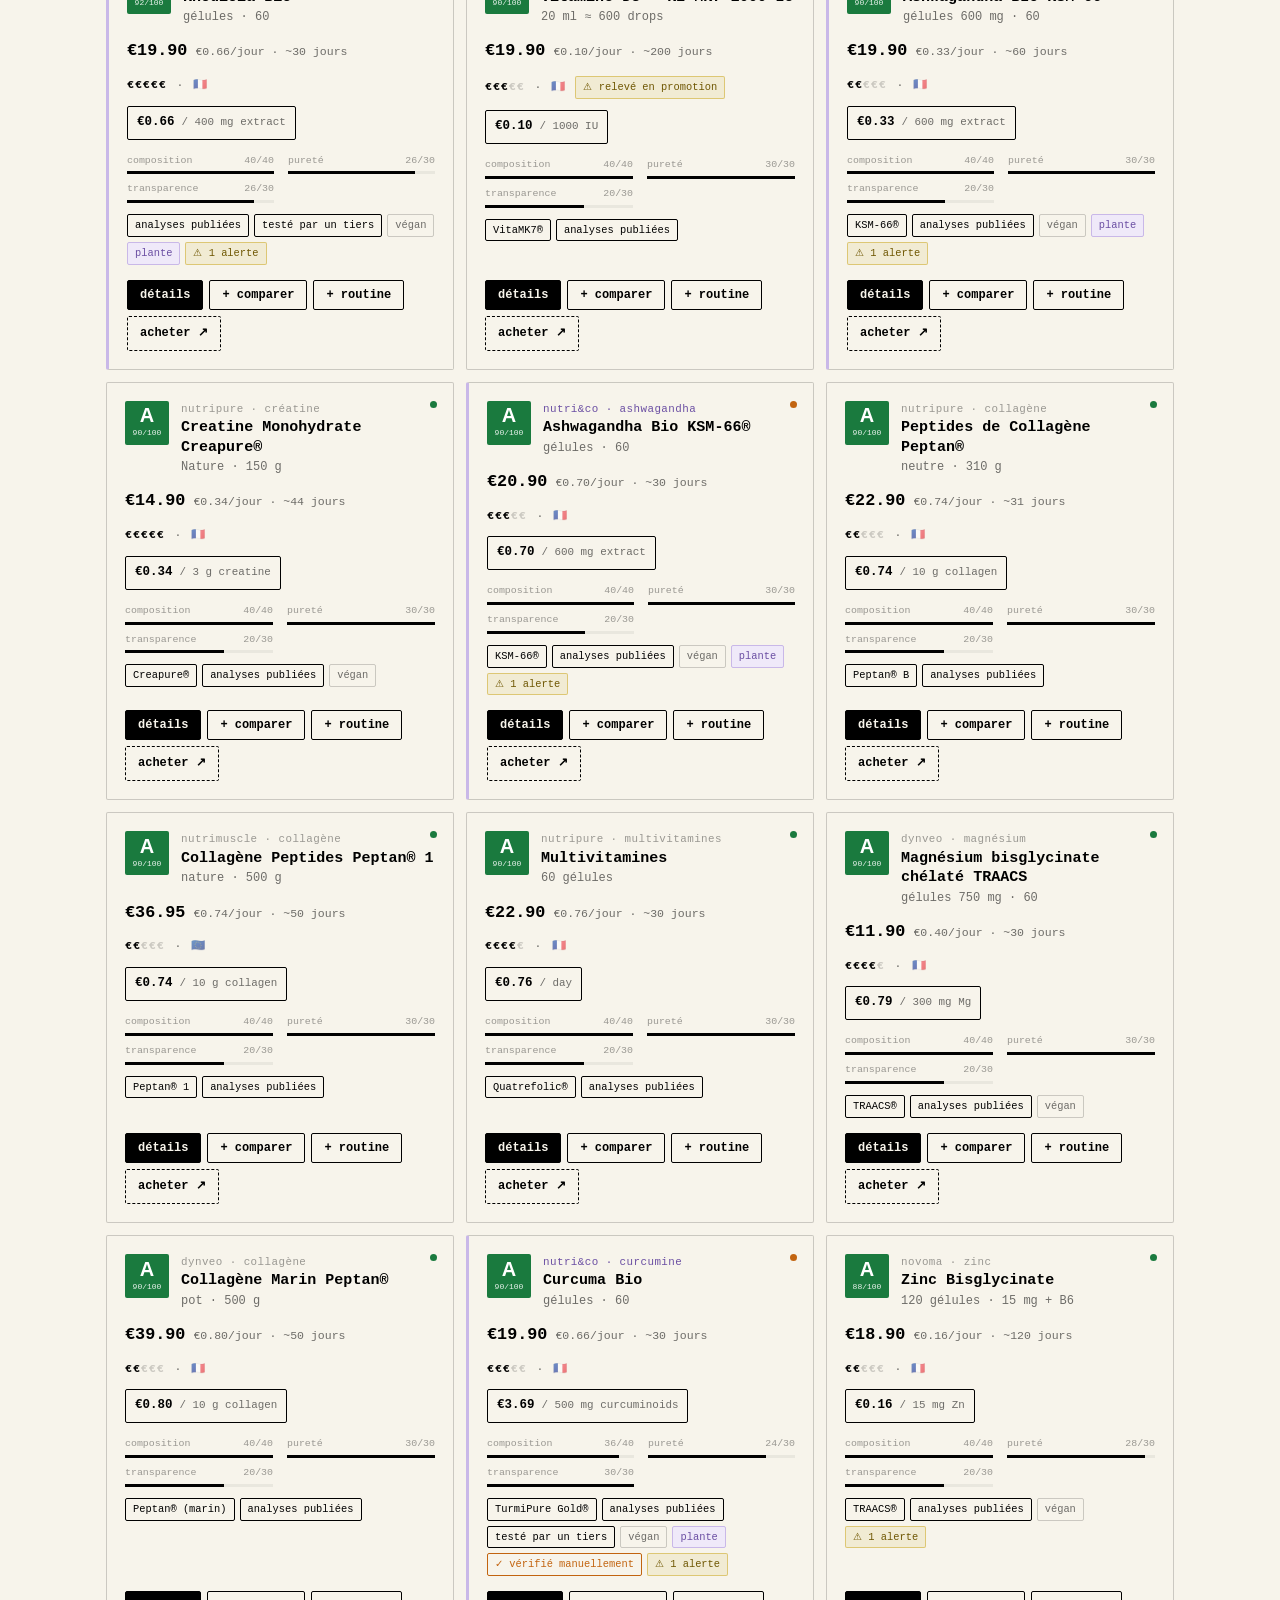
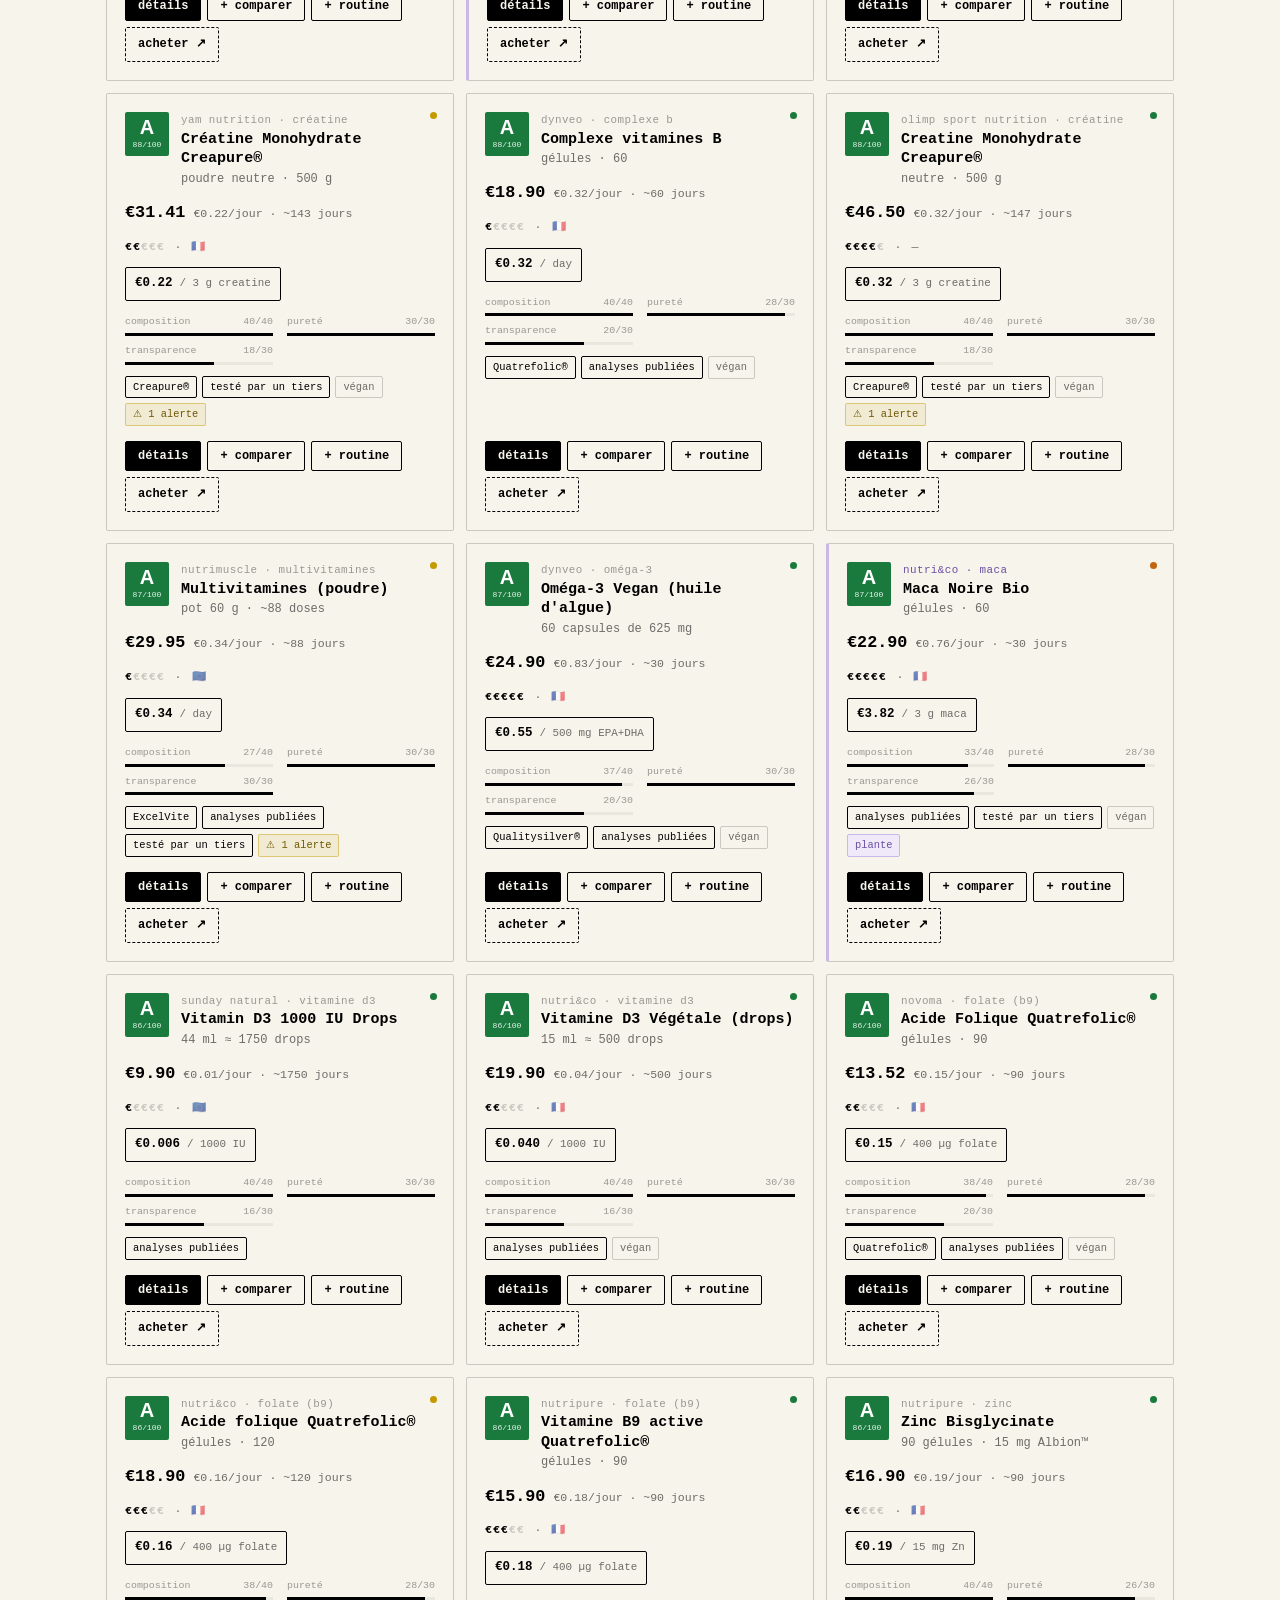
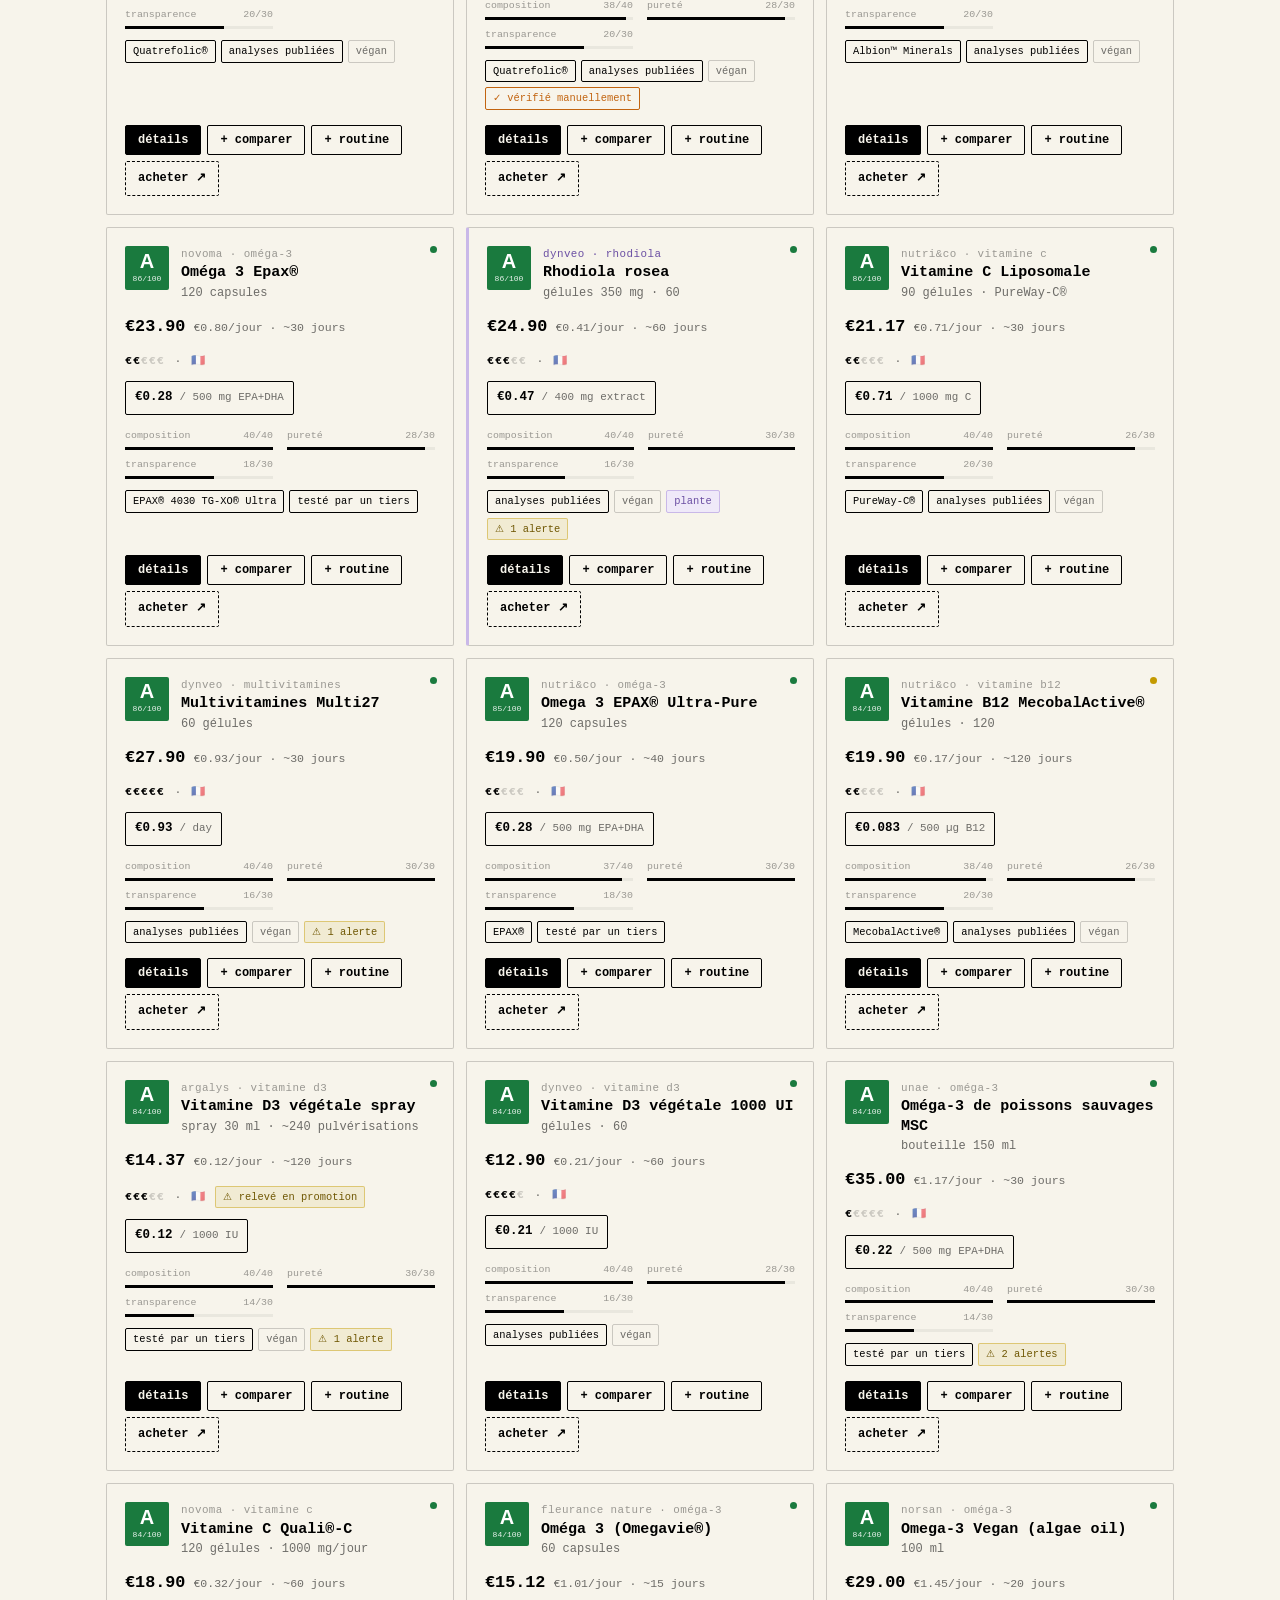
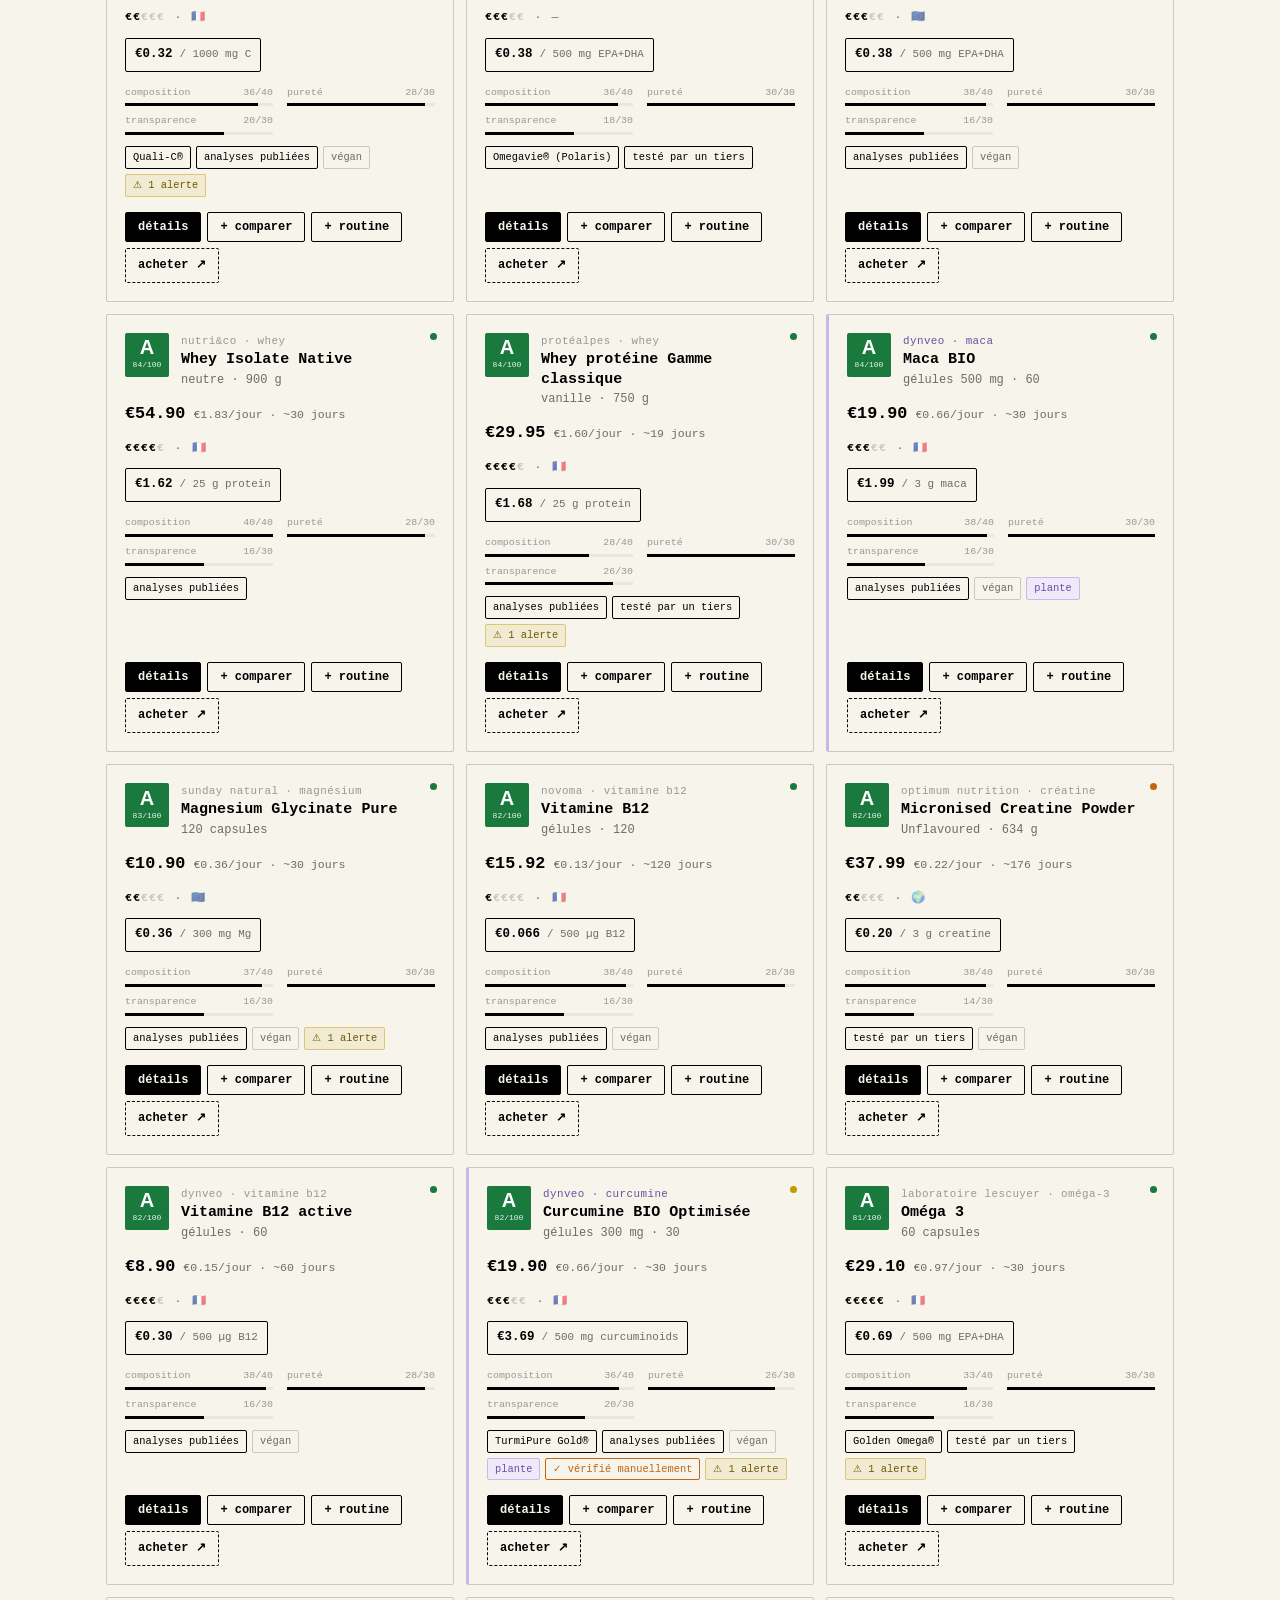
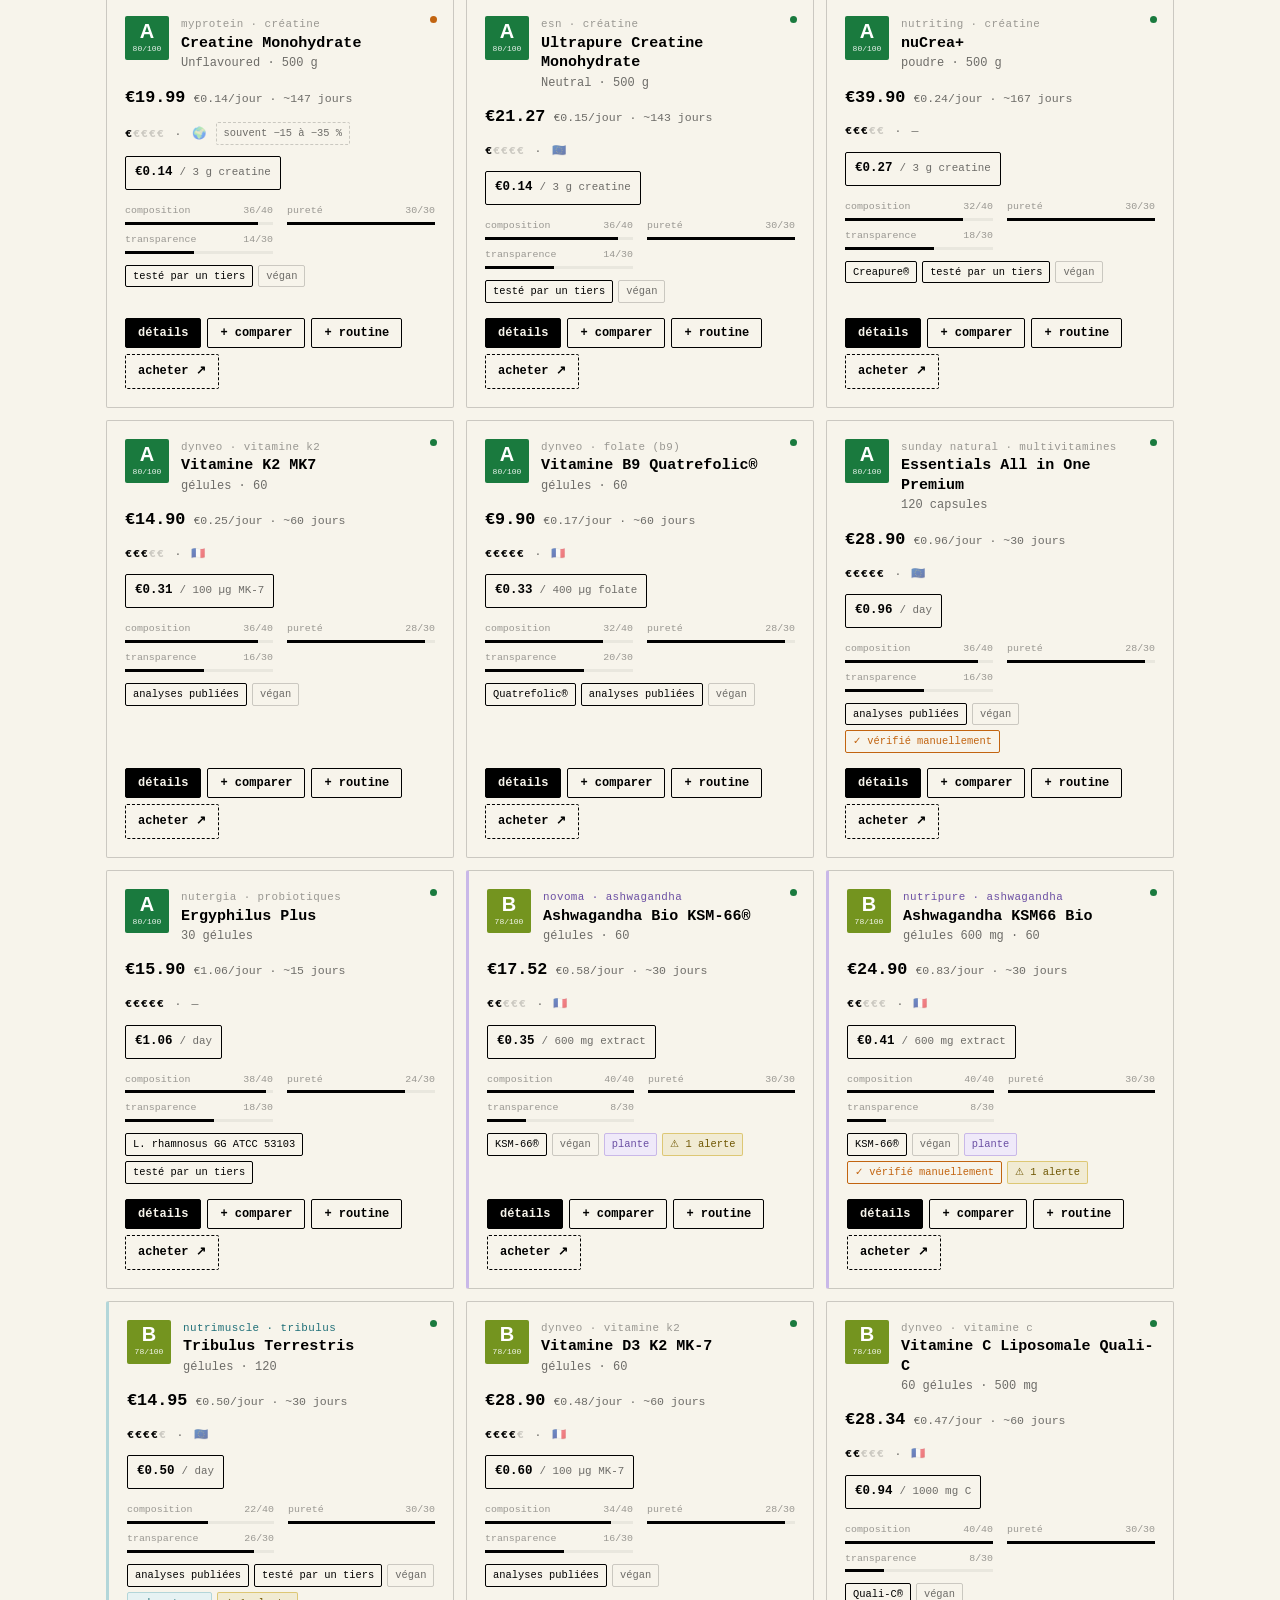
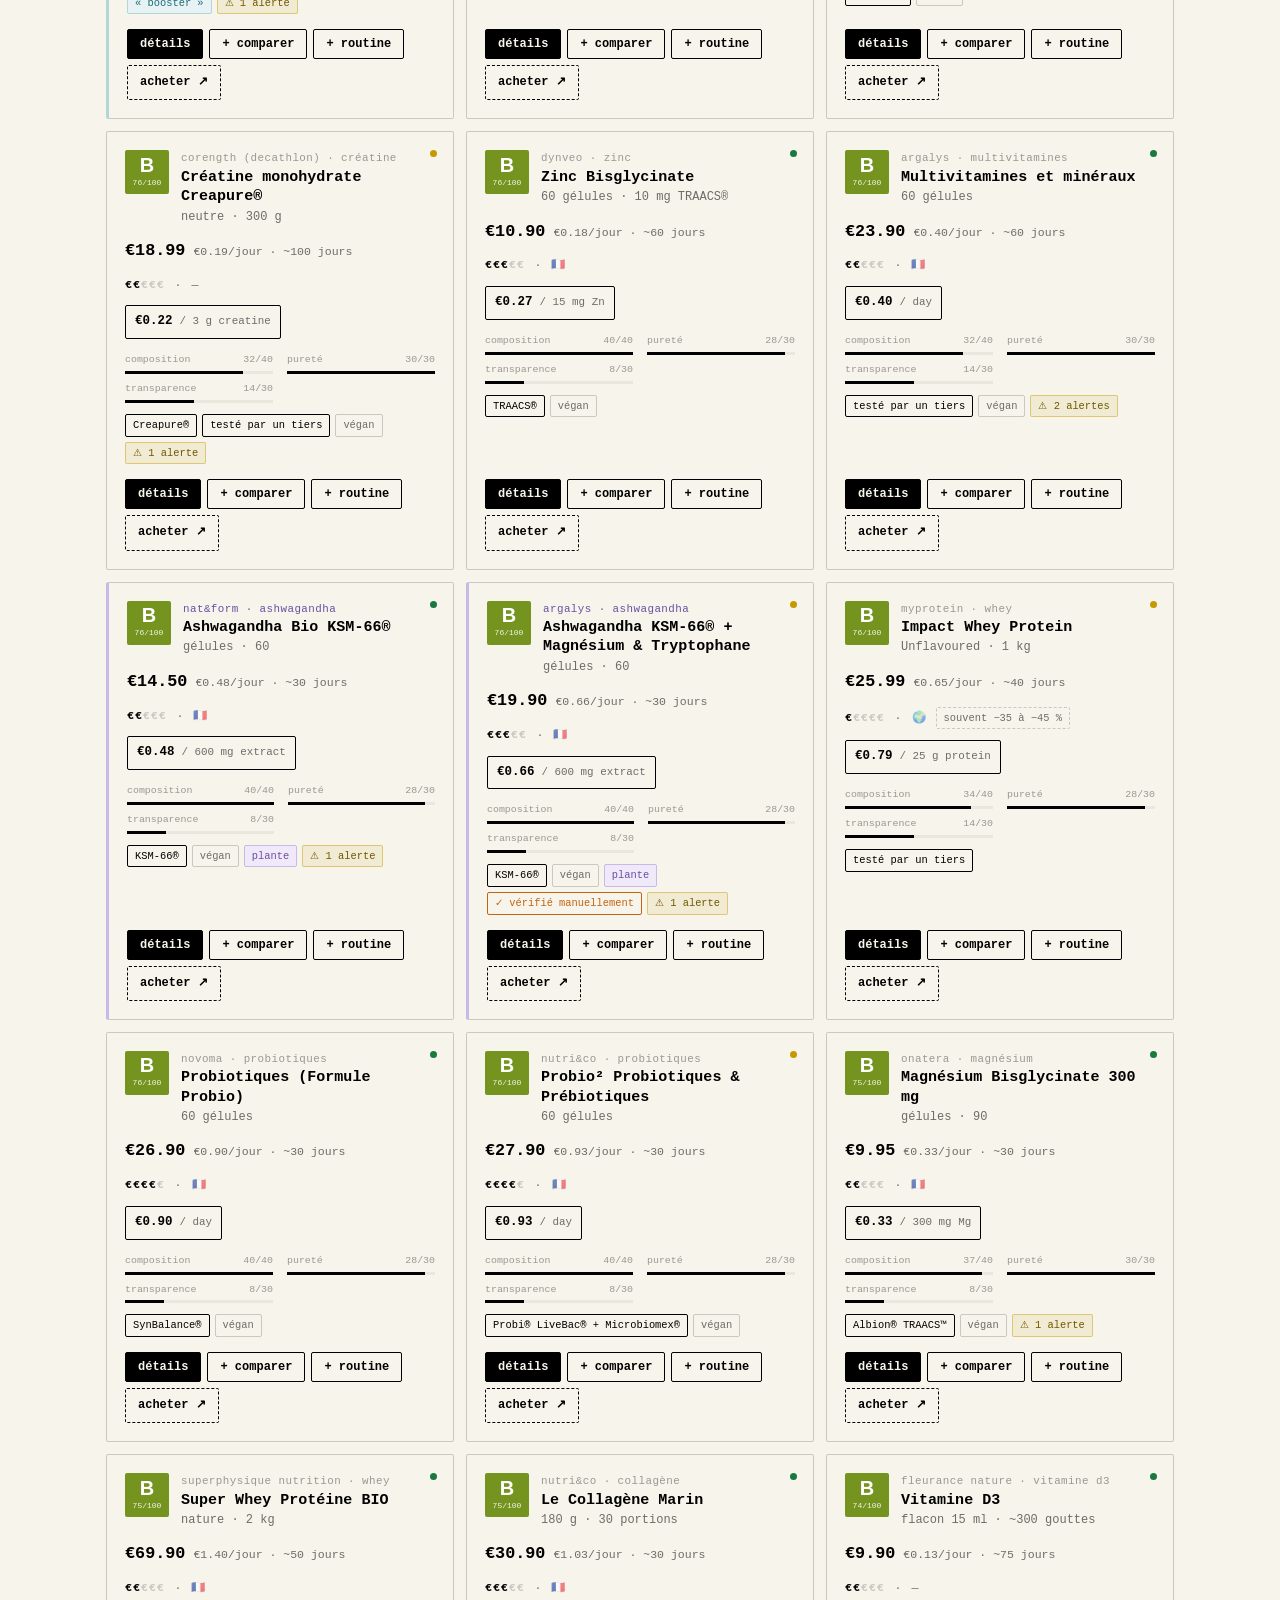
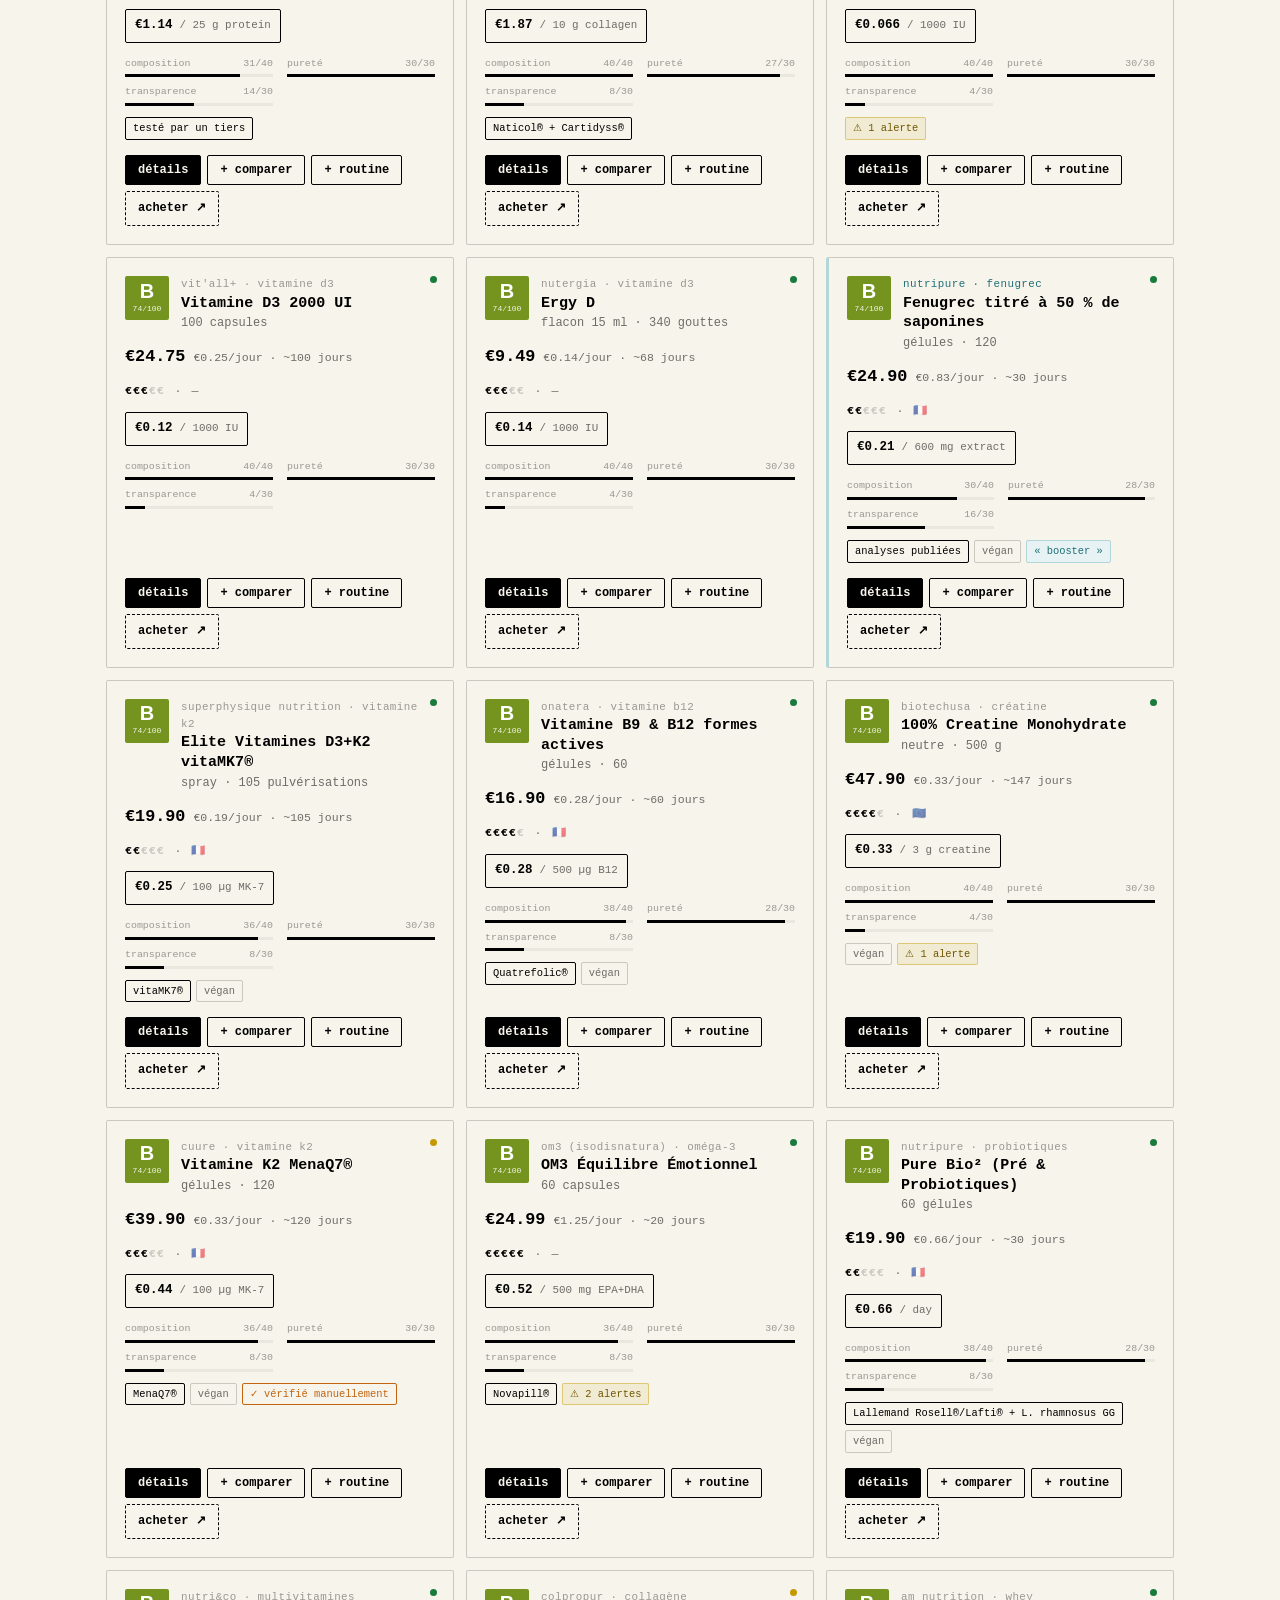
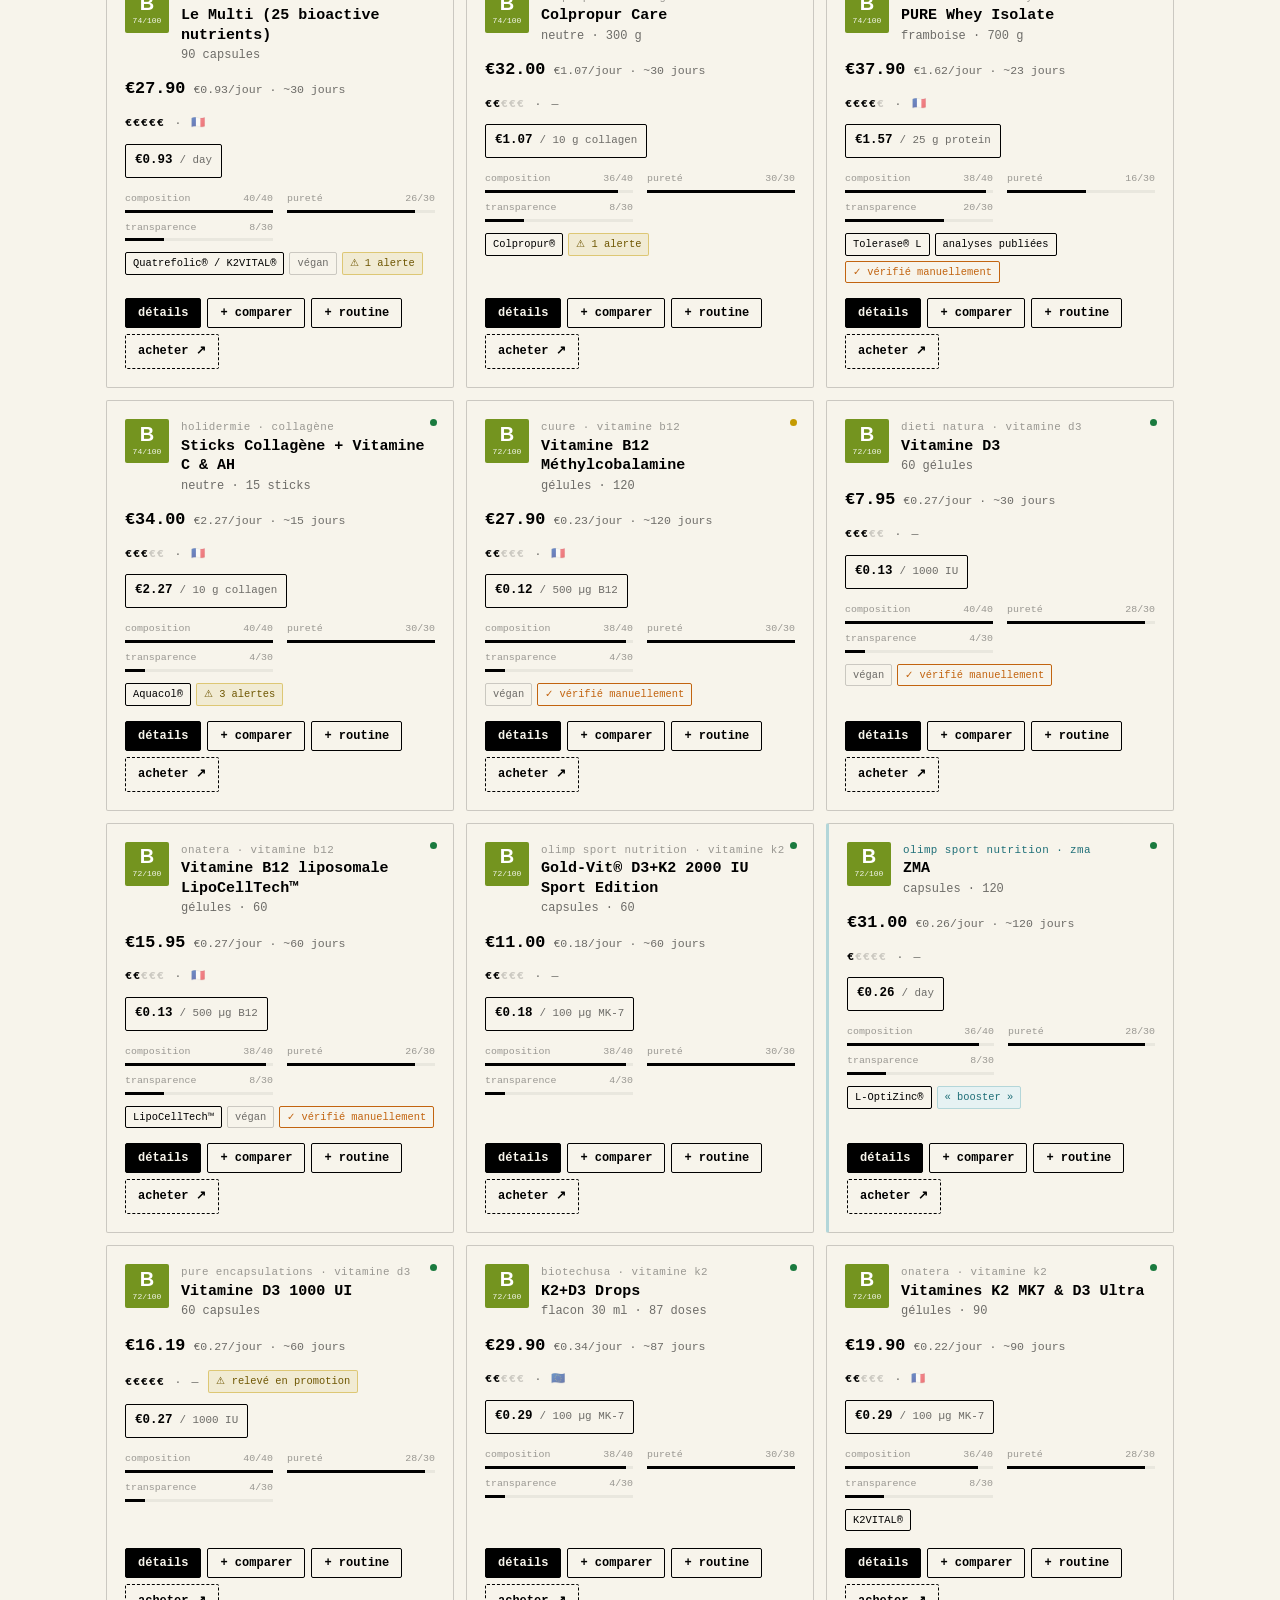
<file: compare/fr/index.html>
<!DOCTYPE html>
<html lang="fr">
<head>
<meta charset="UTF-8">
<meta name="viewport" content="width=device-width, initial-scale=1.0">
<meta http-equiv="Content-Security-Policy" content="upgrade-insecure-requests">
<meta name="referrer" content="strict-origin-when-cross-origin">
<meta name="description" content="Comparateur indépendant de compléments alimentaires : un Health & Compo Score fondé sur les preuves (A–E), le prix au gramme d'actif réel et un contrôle de dosage personnalisé pour 239 produits UE/France dans 23 catégories — vitamines, minéraux, protéines, plantes et « boosters » de testostérone notés à part. Sans sponsors, sans liens affiliés.">
<meta name="robots" content="index,follow">
<meta name="keywords" content="compléments alimentaires, supplements, health score, whey, créatine, magnésium, oméga-3, comparateur, additifs, édulcorants">
<link rel="alternate" hreflang="fr" href="https://kleerer.com/compare/fr/">
<link rel="alternate" hreflang="en" href="https://kleerer.com/compare/en/">
<link rel="alternate" hreflang="x-default" href="https://kleerer.com/compare/">
<link rel="canonical" href="https://kleerer.com/compare/fr/">
<meta property="og:type" content="website">
<meta property="og:site_name" content="kleerer.">
<meta property="og:title" content="kleerer. — les compléments, au clair">
<meta property="og:description" content="Comparateur indépendant de compléments alimentaires : un Health & Compo Score fondé sur les preuves (A–E), le prix au gramme d'actif réel et un contrôle de dosage personnalisé pour 239 produits UE/France dans 23 catégories — vitamines, minéraux, protéines, plantes et « boosters » de testostérone notés à part. Sans sponsors, sans liens affiliés.">
<meta property="og:url" content="https://kleerer.com/compare/fr/">
<meta name="twitter:card" content="summary">
<meta name="twitter:title" content="kleerer. — supplements, made clear">
<meta name="twitter:description" content="Evidence-based Health &amp; Compo Score and true price-per-active for EU/French supplements.">
<script type="application/ld+json">
{
  "@context": "https://schema.org",
  "@type": "MedicalWebPage",
  "name": "kleerer. compare — independent supplement comparator",
  "url": "https://kleerer.com/compare/",
  "inLanguage": "en",
  "about": {"@type": "MedicalEntity", "name": "Dietary supplements"},
  "audience": {"@type": "Patient"},
  "medicalAudience": "Patient",
  "specialty": "Nutrition",
  "isPartOf": {"@type": "WebSite", "name": "kleerer.", "url": "https://kleerer.com/"},
  "publisher": {"@type": "Organization", "name": "kleerer.", "url": "https://kleerer.com/"},
  "description": "An evidence-based Health & Compo Score (A–E) and price-per-active for EU/French dietary supplements across 11 categories."
}
</script>
<title>kleerer. — p1 · comparer · comparateur indépendant de compléments</title>
<style>
  :root{
    --bg:#f7f4eb; --ink:#000000; --muted:rgba(0,0,0,.56); --faint:rgba(0,0,0,.38);
    --line:rgba(0,0,0,.18); --soft:rgba(0,0,0,.055);
    --gA:#1a7a3e; --gB:#74941f; --gC:#c49a00; --gD:#c26410; --gE:#b93a17;
    --warn-bg:rgba(196,154,0,.10); --warn-line:rgba(196,154,0,.45); --warn-ink:#6f5703;
    /* botanicals: plant extracts, not nutrients — shown apart, in light purple */
    --bot:#6b4fa3; --bot-bg:#efe9f9; --bot-line:#c9b8e8;
    /* sold to raise testosterone: its own colour, because the honest summary is "mostly no" */
    --boost:#1f6f78; --boost-bg:#e6f2f3; --boost-line:#b3d6d9;
    --pad:clamp(24px,5vw,56px);
  }
  *{box-sizing:border-box; margin:0; padding:0}
  html{scroll-behavior:smooth}
  body{font-family:ui-monospace,"SF Mono",Menlo,Consolas,"Liberation Mono",monospace; color:var(--ink); background:var(--bg); line-height:1.6; -webkit-font-smoothing:antialiased}
  ::selection{background:var(--ink); color:var(--bg)}
  a{color:inherit}
  button{font-family:inherit; cursor:pointer}

  /* ---------- header ---------- */
  header{border-bottom:1px solid var(--line); background:var(--bg)}
  .hwrap{max-width:1180px; margin:0 auto; padding:18px var(--pad); display:flex; align-items:baseline; gap:14px}
  .logo-s{font-family:Arial,"Helvetica Neue",Helvetica,sans-serif; font-size:1.7rem; font-weight:bold; letter-spacing:-.04em; text-decoration:none; line-height:1}
  .crumb{font-size:.8rem; color:var(--faint)}
  .logo-dot{animation:breathe 4s ease-in-out infinite; display:inline-block}
  .hnav{margin-left:auto; display:flex; gap:4px}
  .hnav button{background:none; border:none; font-size:.8rem; color:var(--muted); padding:6px 10px; text-decoration:none}
  .hnav button:hover{color:var(--ink); text-decoration:underline}

  /* ---------- hero ---------- */
  .hero{max-width:1180px; margin:0 auto; padding:56px var(--pad) 8px; animation:rise .7s ease .1s both}
  .hero h1{font-family:Arial,"Helvetica Neue",Helvetica,sans-serif; font-size:clamp(2.6rem,7vw,4.6rem); font-weight:bold; letter-spacing:-.04em; line-height:1}
  .hero .sub{font-size:1rem; color:var(--ink); max-width:62ch; margin-top:22px; line-height:1.7}
  .hero .sub b{font-weight:700}
  .stats{display:flex; flex-wrap:wrap; gap:34px; margin-top:30px; padding-top:18px; border-top:1px solid var(--line)}
  .stat b{display:block; font-size:1.15rem; font-weight:700}
  .stat span{font-size:.72rem; color:var(--faint)}

  /* ---------- controls ---------- */
  .controls{max-width:1180px; margin:0 auto; padding:14px var(--pad) 0; position:sticky; top:0; z-index:30; background:var(--bg); animation:rise .7s ease .25s both}
  .pills{display:flex; gap:6px; flex-wrap:wrap}
  .pill{border:1px solid var(--line); background:none; border-radius:2px; padding:6px 13px; font-size:.78rem; color:var(--muted); transition:.15s}
  .pill:hover{border-color:var(--ink); color:var(--ink)}
  .pill.on{background:var(--ink); border-color:var(--ink); color:var(--bg)}
  .pill.bot{border-color:var(--bot-line); color:var(--bot); background:var(--bot-bg)}
  .pill.bot:hover{border-color:var(--bot); color:var(--bot)}
  .pill.bot.on{background:var(--bot); border-color:var(--bot); color:#fff}
  .pillsep{align-self:center; width:1px; height:18px; background:var(--line); margin:0 4px}
  .card.bot{border-left:3px solid var(--bot-line)}
  .card.bot .brand{color:var(--bot)}
  .chip.bot{border-color:var(--bot-line); color:var(--bot); background:var(--bot-bg)}
  .pill.boost{border-color:var(--boost-line); color:var(--boost); background:var(--boost-bg)}
  .pill.boost:hover{border-color:var(--boost); color:var(--boost)}
  .pill.boost.on{background:var(--boost); border-color:var(--boost); color:#fff}
  .card.boost{border-left:3px solid var(--boost-line)}
  .card.boost .brand{color:var(--boost)}
  .chip.boost{border-color:var(--boost-line); color:var(--boost); background:var(--boost-bg)}
  .hnav a{background:none; border:none; font-size:.8rem; color:var(--muted); padding:6px 10px; text-decoration:none}
  .hnav a:hover{color:var(--ink); text-decoration:underline}
  .bar2{display:flex; gap:8px; margin-top:10px; padding-bottom:12px; border-bottom:1px solid var(--line); flex-wrap:wrap; align-items:center}
  .search{flex:1; min-width:190px; display:flex; align-items:center; gap:8px; border:1px solid var(--line); border-radius:2px; padding:7px 11px; background:none}
  .search:focus-within{border-color:var(--ink)}
  .search input{border:none; outline:none; font-size:.82rem; width:100%; font-family:inherit; background:none; color:var(--ink)}
  select{border:1px solid var(--line); border-radius:2px; padding:7px 9px; font-size:.78rem; font-family:inherit; color:var(--ink); background:var(--bg); outline:none}
  select:focus{border-color:var(--ink)}
  .count{font-size:.72rem; color:var(--faint); margin-left:auto}
  .langsw{display:flex; gap:0; border:1px solid var(--line); border-radius:2px; overflow:hidden; margin-left:6px}
  .langsw button{background:none; border:none; padding:5px 9px; font-size:.7rem; color:var(--muted); letter-spacing:.04em}
  .langsw button.on{background:var(--ink); color:var(--bg)}
  .langsw button:not(.on):hover{color:var(--ink)}

  /* ---------- grid ---------- */
  .grid{max-width:1180px; margin:0 auto; padding:20px var(--pad) 70px; display:grid; grid-template-columns:repeat(auto-fill,minmax(300px,1fr)); gap:12px}
  .card{border:1px solid var(--line); border-radius:2px; padding:18px; display:flex; flex-direction:column; gap:11px; background:var(--bg); transition:border-color .15s; position:relative}
  .card:hover{border-color:var(--ink)}
  .card-top{display:flex; gap:12px; align-items:flex-start}
  .gradeb{width:44px; height:44px; border-radius:2px; display:flex; flex-direction:column; align-items:center; justify-content:center; color:#fff; flex-shrink:0}
  .gradeb b{font-family:Arial,"Helvetica Neue",Helvetica,sans-serif; font-size:20px; line-height:1; font-weight:bold}
  .gradeb span{font-size:8px; opacity:.9; margin-top:2px}
  .brand{font-size:.68rem; text-transform:lowercase; letter-spacing:.04em; color:var(--faint)}
  .pname{font-size:.94rem; font-weight:700; line-height:1.3}
  .variant{font-size:.75rem; color:var(--muted); margin-top:1px}
  .conf{position:absolute; top:18px; right:16px; width:7px; height:7px; border-radius:50%}
  .price-row{display:flex; align-items:baseline; gap:8px; flex-wrap:wrap}
  .price{font-size:1.05rem; font-weight:700}
  .perday{font-size:.72rem; color:var(--muted)}
  .value-chip{border:1px solid var(--ink); border-radius:2px; padding:6px 9px; font-size:.78rem; font-weight:700; display:inline-flex; gap:7px; align-items:baseline; width:fit-content}
  .value-chip span{font-weight:400; color:var(--muted); font-size:.68rem}
  .bars{display:grid; grid-template-columns:1fr 1fr; gap:7px 14px; margin-top:2px}
  .bar{font-size:.62rem; color:var(--faint)}
  .bar .t{display:flex; justify-content:space-between; margin-bottom:3px}
  .bar .bg{height:3px; background:var(--soft); overflow:hidden}
  .bar .fg{height:100%; background:var(--ink)}
  .chips{display:flex; gap:5px; flex-wrap:wrap; min-height:20px}
  .chip{font-size:.65rem; padding:2px 7px; border-radius:2px; border:1px solid var(--line); color:var(--muted)}
  .chip.cert{border-color:var(--ink); color:var(--ink)}
  .chip.warn{border-color:var(--warn-line); background:var(--warn-bg); color:var(--warn-ink)}
  .chip.review{border-color:var(--gD); color:var(--gD)}
  .chip.flag{border:none; padding:2px 4px; font-size:.8rem}
  .meta-row{display:flex; align-items:center; gap:10px; flex-wrap:wrap; font-size:.72rem; color:var(--muted)}
  .plevel{letter-spacing:1px; font-weight:700; color:var(--ink)}
  .plevel .off{color:var(--line)}
  .redcard{border:2px solid var(--gE); background:rgba(185,58,23,.06)}
  .redcard-banner{display:flex; align-items:center; gap:8px; background:var(--gE); color:#fff; font-size:.72rem; font-weight:700; padding:6px 10px; border-radius:2px; margin:-2px 0 2px; text-transform:uppercase; letter-spacing:.04em}
  .card-actions{display:flex; gap:6px; margin-top:auto; padding-top:4px}
  .btn{border:1px solid var(--ink); background:none; border-radius:2px; padding:7px 12px; font-size:.75rem; font-weight:700; color:var(--ink); transition:.15s}
  .btn:hover{background:var(--soft)}
  .btn.primary{background:var(--ink); color:var(--bg)}
  .btn.primary:hover{opacity:.8; background:var(--ink)}
  .btn.added{background:var(--ink); color:var(--bg)}
  .btn.buy{text-decoration:none; display:inline-flex; align-items:center; border-style:dashed}
  .profile{max-width:1180px; margin:0 auto; padding:10px var(--pad) 0}
  .pbox{border:1px solid var(--line); border-radius:2px; padding:12px 14px; display:flex; gap:10px; flex-wrap:wrap; align-items:end; font-size:.78rem}
  .pbox label{display:flex; flex-direction:column; gap:3px; color:var(--muted); font-size:.68rem}
  .pbox input,.pbox select{border:1px solid var(--line); border-radius:2px; padding:6px 8px; font-family:inherit; font-size:.8rem; background:var(--bg); width:76px}
  .pbox select{width:auto}
  .pbox .hint{color:var(--faint); font-size:.68rem; flex-basis:100%}
  .pbox.on{border-color:var(--ink)}
  .pstatus{flex-basis:100%; font-size:.72rem; color:var(--gA); font-weight:700}
  .pstatus.off{color:var(--faint); font-weight:400}
  /* dose-fit states: only "over" is red — being above the optimal band is not a safety issue */
  .fit-ok{color:var(--gA); font-weight:700}
  .fit-low{color:var(--gC); font-weight:700}
  .fit-high{color:var(--muted); font-weight:700}
  .fit-over{color:var(--gE); font-weight:700}
  .chip.fit-ok{border-color:var(--gA); color:var(--gA)}
  .chip.fit-low{border-color:var(--gC); color:var(--gC)}
  .chip.fit-high{border-color:var(--line); color:var(--muted)}
  .chip.fit-over{border-color:var(--gE); background:rgba(185,58,23,.07); color:var(--gE)}
  .chip.promo{border-color:var(--warn-line); background:var(--warn-bg); color:var(--warn-ink)}
  .chip.listp{border-style:dashed}
  .contrib{font-size:.7rem; color:var(--faint); margin-top:10px; padding-top:10px; border-top:1px solid var(--soft)}
  .contrib a{color:var(--muted)}
  .contrib a:hover{color:var(--ink)}
  .doselegend{display:flex; justify-content:space-between; gap:8px; font-size:.62rem; color:var(--faint)}
  /* stack */
  .stkrow{padding:10px 0; border-bottom:1px solid var(--soft); font-size:.8rem}
  .stkrow:last-child{border-bottom:none}
  .stk-head{display:flex; justify-content:space-between; gap:10px; align-items:baseline; flex-wrap:wrap}
  .stk-note{font-size:.7rem; color:var(--muted); margin-top:4px}
  #stackbtn.on{background:var(--ink); border-color:var(--ink); color:var(--bg)}
  .card-actions{flex-wrap:wrap}

  /* ---------- compare tray ---------- */
  .tray{position:fixed; bottom:0; left:0; right:0; z-index:50; background:var(--ink); color:var(--bg); transform:translateY(110%); transition:.25s}
  .tray.show{transform:none}
  .traywrap{max-width:1180px; margin:0 auto; padding:12px var(--pad); display:flex; align-items:center; gap:12px; flex-wrap:wrap}
  .tray .titem{font-size:.75rem; border:1px solid rgba(247,244,235,.35); padding:5px 10px; border-radius:2px; display:flex; gap:8px; align-items:center}
  .tray .titem button{background:none; border:none; color:var(--bg); opacity:.6; font-size:.8rem; padding:0}
  .tray .go{margin-left:auto; background:var(--bg); color:var(--ink); border:none; border-radius:2px; padding:8px 16px; font-size:.78rem; font-weight:700}
  .tray .clear{background:none; border:none; color:rgba(247,244,235,.6); font-size:.72rem}

  /* ---------- modal ---------- */
  .overlay{position:fixed; inset:0; background:rgba(0,0,0,.45); z-index:60; display:none; align-items:flex-start; justify-content:center; padding:4vh 16px; overflow-y:auto}
  .overlay.show{display:flex}
  .modal{background:var(--bg); border:1px solid var(--ink); border-radius:2px; max-width:760px; width:100%; padding:28px; position:relative; margin-bottom:6vh}
  .modal.wide{max-width:1040px}
  .close{position:absolute; top:14px; right:14px; background:none; border:1px solid var(--line); width:30px; height:30px; border-radius:2px; font-size:.85rem; color:var(--muted)}
  .close:hover{border-color:var(--ink); color:var(--ink)}
  .m-head{display:flex; gap:16px; align-items:flex-start; padding-right:40px}
  .gradeb.lg{width:64px; height:64px}
  .gradeb.lg b{font-size:30px}
  .gradeb.lg span{font-size:9px}
  .m-title h2{font-size:1.15rem; font-weight:700; line-height:1.25}
  .m-sub{font-size:.78rem; color:var(--muted); margin-top:3px}
  .m-score{font-size:.78rem; margin-top:7px; color:var(--muted)}
  .m-score b{color:var(--ink); font-size:.9rem}
  .sec{margin-top:24px}
  .sec h3{font-size:.68rem; text-transform:lowercase; letter-spacing:.08em; color:var(--faint); font-weight:400; margin-bottom:10px; border-bottom:1px solid var(--line); padding-bottom:5px}
  .srow{display:grid; grid-template-columns:170px 1fr 52px; gap:12px; align-items:center; padding:7px 0; font-size:.8rem}
  .srow .bg{height:5px; background:var(--soft); overflow:hidden}
  .srow .fg{height:100%; background:var(--ink)}
  .srow .pts{text-align:right; font-weight:700; font-variant-numeric:tabular-nums}
  .snote{grid-column:1/-1; font-size:.72rem; color:var(--muted); margin:-4px 0 4px}
  .kv{display:grid; grid-template-columns:repeat(auto-fit,minmax(150px,1fr)); gap:8px}
  .kv .cell{border:1px solid var(--line); border-radius:2px; padding:12px}
  .kv .cell b{display:block; font-size:.95rem; font-weight:700}
  .kv .cell span{font-size:.68rem; color:var(--muted)}
  ul.plain{list-style:none; font-size:.8rem; color:var(--muted)}
  ul.plain li{padding:5px 0; border-bottom:1px solid var(--soft); display:flex; gap:8px}
  ul.plain li:last-child{border:none}
  ul.plain li::before{content:"·"; color:var(--faint)}
  .flagbox{background:var(--warn-bg); border:1px solid var(--warn-line); color:var(--warn-ink); border-radius:2px; padding:11px 13px; font-size:.78rem; margin-top:8px}
  .footnote{font-size:.72rem; color:var(--faint); margin-top:18px; padding-top:14px; border-top:1px solid var(--line)}

  /* ---------- compare table ---------- */
  .ctable{width:100%; border-collapse:collapse; font-size:.78rem; margin-top:16px}
  .ctable th,.ctable td{padding:9px 11px; text-align:left; border-bottom:1px solid var(--line); vertical-align:top}
  .ctable th{font-size:.65rem; text-transform:lowercase; letter-spacing:.06em; color:var(--faint); font-weight:400; width:160px}
  .ctable td{width:calc((100% - 160px)/3)}
  .ctable td .best{color:var(--gA); font-weight:700}
  .mini-grade{display:inline-flex; align-items:center; justify-content:center; width:24px; height:24px; border-radius:2px; color:#fff; font-weight:bold; font-size:.8rem; font-family:Arial,Helvetica,sans-serif}

  /* ---------- prose ---------- */
  .prose{font-size:.85rem; color:var(--ink)}
  .prose h2{font-family:Arial,"Helvetica Neue",Helvetica,sans-serif; font-size:1.35rem; font-weight:bold; letter-spacing:-.02em; margin-bottom:8px}
  .prose h4{font-size:.85rem; font-weight:700; margin:18px 0 6px}
  .prose p{margin:8px 0; line-height:1.7}
  .prose table{width:100%; border-collapse:collapse; font-size:.75rem; margin:8px 0}
  .prose td,.prose th{border:1px solid var(--line); padding:6px 9px; text-align:left}
  .prose th{background:var(--soft); font-weight:400}

  footer{border-top:1px solid var(--line)}
  .fwrap{max-width:1180px; margin:0 auto; padding:18px var(--pad) 20px; font-size:.75rem; color:var(--muted); line-height:1.7}
  .fwrap .disclaimer{max-width:72ch}
  /* Folded by default: the legal text is long, load-bearing, and read once.
     The safety line stays on the summary so it is never behind a click. */
  .fdet summary{list-style:none; cursor:pointer; display:flex; gap:8px; align-items:baseline;
    padding:2px 0; color:var(--muted); max-width:72ch}
  .fdet summary::-webkit-details-marker{display:none}
  .fdet summary::before{content:"+"; font-family:ui-monospace,monospace; opacity:.55; flex:none}
  .fdet[open] summary::before{content:"–"}
  .fdet summary:hover, .fdet summary:focus-visible{color:var(--ink)}
  .fdet summary:hover::before, .fdet[open] summary::before{opacity:1}
  .fdet .fbody{margin-top:12px; animation:rise .25s ease both}
  .fdet .fbody p+p{margin-top:10px}
  @media (prefers-reduced-motion: reduce){ .fdet .fbody{animation:none} }
  .fwrap .row{display:flex; gap:20px; margin-top:16px; flex-wrap:wrap; align-items:baseline}
  .fwrap .flogo{font-family:Arial,"Helvetica Neue",Helvetica,sans-serif; font-weight:bold; font-size:1rem; letter-spacing:-.04em; text-decoration:none}
  .fwrap a{color:var(--muted)}
  .fwrap a:hover{color:var(--ink)}

  @keyframes rise{from{opacity:0; transform:translateY(10px)}}
  @keyframes breathe{50%{opacity:.25}}
  @media (prefers-reduced-motion:reduce){.hero,.controls,.logo-dot{animation:none}}
  @media (max-width:640px){
    .srow{grid-template-columns:110px 1fr 44px}
    .ctable th{width:110px}
  }
</style>
    <script src="/analytics.js" defer></script>
    <link rel="manifest" href="/manifest.webmanifest">
    <meta name="theme-color" content="#f7f4eb">
    <link rel="icon" href="/icons/favicon-32.png" sizes="32x32" type="image/png">
    <link rel="icon" href="/favicon.ico" sizes="any">
    <link rel="apple-touch-icon" href="/icons/apple-touch-icon.png">
    <meta name="apple-mobile-web-app-capable" content="yes">
    <meta name="apple-mobile-web-app-status-bar-style" content="default">
    <meta name="apple-mobile-web-app-title" content="kleerer.">
    <script src="/pwa.js" defer></script>
</head>
<body>

<header>
  <div class="hwrap">
    <a class="logo-s" href="../../">kleerer<span class="logo-dot">.</span></a>
    <span class="crumb" data-i18n="crumb">/ p1 · compare</span>
    <nav class="hnav">
      <a href="/compare/evidence/" data-i18n="navEvidence">evidence</a>
      <button onclick="openMethodology()" data-i18n="navMethodology">methodology</button>
      <button onclick="openAbout()" data-i18n="navAbout">about</button>
      <span class="langsw" id="langsw">
        <button onclick="setLang('en')" data-lang="en" title="Show in English">EN</button>
        <button onclick="setLang('fr')" data-lang="fr" title="Afficher en français">FR</button>
      </span>
    </nav>
  </div>
</header>

<section class="hero">
  <h1>compare<span class="logo-dot">.</span></h1>
  <p class="sub" data-i18n-html="heroSub">The independent supplement comparator — <b>score the label, price the active</b>. Every product gets an evidence-based Health &amp; Compo Score, a price per gram of <i>actual</i> active, and a dosage check against <i>your</i> needs — and <b>my stack</b> sums whatever you combine, catching doses that quietly cross an EU limit. Behind it: a proprietary price-and-label archive, <b>recorded daily and growing</b> — history no one can recreate after the fact. No sponsors, no affiliate links.</p>
  <div class="stats" id="stats"></div>
</section>

<div class="profile">
  <div class="pbox" id="pbox">
    <label><span data-i18n="pWeight">weight (kg)</span><input id="pw" type="number" min="35" max="200" placeholder="70"></label>
    <label><span data-i18n="pHeight">height (cm)</span><input id="ph" type="number" min="120" max="230" data-i18n-ph="pHeightPlaceholder" placeholder="optional"></label>
    <label><span data-i18n="pSex">sex</span><select id="ps"><option value="m" data-i18n="pMale">male</option><option value="f" data-i18n="pFemale">female</option></select></label>
    <label><span data-i18n="pAge">age</span><input id="pa" type="number" min="18" max="99" placeholder="30"></label>
    <label><span data-i18n="pActivity">activity</span><select id="pac"><option value="sedentary" data-i18n="pSedentary">sedentary</option><option value="active" selected data-i18n="pActive">active</option><option value="athlete" data-i18n="pAthlete">athlete</option></select></label>
    <button class="btn primary" onclick="saveProfile()" data-i18n="pApply">apply</button>
    <button class="btn" onclick="clearProfile()" data-i18n="pClear">clear</button>
    <span class="pstatus off" id="pstatus">no profile — every product shows its dose, none is checked against you</span>
    <span class="hint" data-i18n-html="pHint">optional — personalises the "dosage vs your needs" line on every product. Weight and age are required; height only sharpens the vitamin&nbsp;D target (via BMI). Healthy adults; evidence-based ranges, EU upper limits respected; not medical advice.</span>
  </div>
</div>

<div class="controls">
  <div class="pills" id="pills"></div>
  <div class="bar2">
    <div class="search">
      <span style="color:var(--faint);font-size:.8rem">&gt;</span>
      <input id="q" type="text" data-i18n-ph="searchPlaceholder" placeholder="search brand or product…" oninput="render()">
    </div>
    <button class="pill" id="fitpill" onclick="toggleFitOnly()" data-i18n="fitPill" data-i18n-title="fitPillTitle">fits me</button>
    <button class="pill" id="stackbtn" onclick="openStack()" data-i18n-title="stackBtnTitle">my stack (0)</button>
    <select id="sort" onchange="render()">
      <option value="score" data-i18n="sortScore">sort: best score</option>
      <option value="fit" data-i18n="sortFit">sort: best fit for me</option>
      <option value="value" data-i18n="sortValue">sort: best value (€ / active)</option>
      <option value="price" data-i18n="sortPrice">sort: price, low → high</option>
      <option value="brand" data-i18n="sortBrand">sort: brand a–z</option>
    </select>
    <span class="count" id="count"></span>
  </div>
</div>

<main class="grid" id="grid"></main>

<div class="tray" id="tray">
  <div class="traywrap" id="traywrap"></div>
</div>

<div class="overlay" id="overlay" onclick="if(event.target===this)closeModal()">
  <div class="modal" id="modalbox"></div>
</div>

<footer>
  <div class="fwrap">
    <details class="fdet">
    <summary><span data-i18n-html="footSummary"><b>Not medical advice.</b> Prices, licence and data rights — open the detail</span></summary>
    <div class="fbody">
    <p class="disclaimer" data-i18n-html="footDisclaimer"><b>Not medical advice.</b> Scores reflect label composition and public transparency only — not whether a supplement is right for you, and not independent lab verification of batch content. Dietary supplements are not a substitute for a varied diet. Talk to a healthcare professional before supplementing, especially if you are pregnant, on medication, or have a medical condition.</p>
    <p style="margin-top:10px" data-i18n-html="footPrices">Prices are EU list prices, snapshot <b>July 2026</b> — several brands (Myprotein, Bulk, Prozis) run structural promotions, so effective prices can be 30–45% lower. Data confidence is flagged per product. Found an error? The dataset and scoring script are open — please fix us.</p>
    <p style="margin-top:10px" data-i18n-html="footRights">© 2026 kleerer. Code <b>AGPL-3.0</b> · methodology <b>CC BY-NC-ND 4.0</b> · catalogue <b>CC BY-NC-SA 4.0</b>. This catalogue is a protected database (Dir. 96/9/EC; CPI art. L.341-1 ff.): individual facts are free to quote, extraction of a <b>substantial part</b> is reserved. Text-and-data-mining rights reserved (Dir. (EU) 2019/790 art. 4(3); CPI art. L.122-5-3) — see <a href="/.well-known/tdmrep.json">tdmrep.json</a> and <a href="/terms/">terms</a>.</p>
    </div>
    </details>
    <div class="row">
      <a class="flogo" href="../../">kleerer<span class="logo-dot">.</span></a>
      <span data-i18n="footMeta">p1 · compare + p2 · stack (beta) — open method, private data · AGPL-3.0 · v1.5</span>
      <span data-i18n="footVersions">methodology v1.2 · dosing model v2</span>
    </div>
  </div>
</footer>

<script>window.KLEERER_FORCE_LANG="fr";window.KLEERER_LANG_ROUTES={"en": "../en/", "fr": "../fr/"};</script>
<script src="../i18n.js?v=1.5"></script>
<script src="../data.js?v=1.5"></script>
<script>
const P = KLEERER_DATA.products;
const META = KLEERER_DATA.meta;
const BOTANICAL = new Set(META.botanical_categories || []);      // data-driven, see build_scores.BOTANICALS
const BOOSTER = new Set(META.booster_categories || []);         // data-driven, see build_scores.BOOSTERS
const CAT_KEYS = ["all","whey","creatine","vitamin_d3","magnesium","omega3","multivitamin",
  "zinc","vitamin_c","collagen","probiotics","melatonin",
  "vitamin_b12","vitamin_k2","b_complex","biotin","folate",
  ...(META.botanical_categories || []), ...(META.booster_categories || [])];
const CATS = CAT_KEYS.map(k => [k, k]);                 // shape kept; labels resolved live
const catLabel = k => T("cats")[k] || k;
const GCOLOR = {A:"var(--gA)", B:"var(--gB)", C:"var(--gC)", D:"var(--gD)", E:"var(--gE)"};
const CONF = {high:"#1a7a3e", medium:"#c49a00", low:"#c26410"};
let cat = "all";
{ const m = location.hash.match(/cat=([a-z0-9_]+)/); if (m && CAT_KEYS.includes(m[1])) cat = m[1]; }
let compare = [];

/* ---------- helpers ---------- */
const esc = s => String(s).replace(/[&<>"]/g, c => ({"&":"&amp;","<":"&lt;",">":"&gt;",'"':"&quot;"}[c]));
const eur = n => "€" + (n >= 100 ? n.toFixed(0) : n.toFixed(2));
const valueFmt = p => {
  const v = p.value.std;
  return (v < 0.1 ? "€" + v.toFixed(3) : "€" + v.toFixed(2));
};
function activesLine(p){
  const A = T("actives");
  if (p.category === "collagen") return ("pack_g" in p) ? A.collagenPowder(p) : A.collagenCaps(p);
  return (A[p.category] || A.fallback)(p);
}

/* ---------- stats ---------- */
function renderStats(){
  document.getElementById("stats").innerHTML = `
    <div class="stat"><b>${META.n_products}</b><span>${T("statProducts")}</span></div>
    <div class="stat"><b>${META.n_categories}</b><span>${T("statCategories")}</span></div>
    <div class="stat"><b>${META.region}</b><span>${T("statRegion")}</span></div>
    <div class="stat"><b>${META.snapshot}</b><span>${T("statSnapshot")}</span></div>
    <div class="stat"><b>100%</b><span>${T("statOpen")}</span></div>`;
}

/* ---------- pills ---------- */
function renderPills(){
  const firstBot = CAT_KEYS.find(k => BOTANICAL.has(k)), firstBoost = CAT_KEYS.find(k => BOOSTER.has(k));
  document.getElementById("pills").innerHTML = CAT_KEYS.map(k =>
    (k === firstBot || k === firstBoost ? `<span class="pillsep" aria-hidden="true"></span>` : "") +
    `<button class="pill${BOTANICAL.has(k)?" bot":""}${BOOSTER.has(k)?" boost":""}${k===cat?" on":""}" data-k="${k}" onclick="setCat('${k}')">${catLabel(k)}</button>`).join("");
}
function setCat(k){ cat = k;
  try { history.replaceState(null, "", k === "all" ? location.pathname + location.search : "#cat=" + k); } catch(e){}
  document.querySelectorAll(".pill").forEach(b => b.classList.toggle("on", b.dataset.k===k));
  render();
}

/* ---------- personalised dosing — model v2 (healthy adults; sources in METHODOLOGY)
   Two independent questions, deliberately kept apart:
     1. is this dose in YOUR effective band?   (lo–hi, personalised where evidence allows)
     2. does it breach a REGULATORY limit?     (ul — same for everyone, safety, not preference)
   Being above the optimal band is not a safety issue and is never shown in red;
   only a UL breach is. Where no body-weight/age scaling is established (probiotics,
   collagen, melatonin) we say so rather than fake a personalised number.        */
let PROFILE = null;
let FIT_ONLY = false;
let OPEN_DETAIL = null;                       // id of the product open in the modal, if any
try { PROFILE = JSON.parse(localStorage.getItem("kleerer_profile")||"null"); } catch(e){}

function saveProfile(){
  const w=+document.getElementById("pw").value, a=+document.getElementById("pa").value,
        h=+document.getElementById("ph").value;                     // optional — BMI only
  if(!w||!a){ alert(T("pAlertRequired")); return; }
  PROFILE={w,h:h||null,a,s:document.getElementById("ps").value,ac:document.getElementById("pac").value};
  try{ localStorage.setItem("kleerer_profile", JSON.stringify(PROFILE)); }catch(e){}
  syncProfileUI(); render();
  if(OPEN_DETAIL) openDetail(OPEN_DETAIL);                          // keep an open modal in sync
  else if(OPEN_STACK) openStack();
}
function clearProfile(){
  PROFILE=null; FIT_ONLY=false;
  try{localStorage.removeItem("kleerer_profile");}catch(e){}
  ["pw","ph","pa"].forEach(id=>document.getElementById(id).value="");
  syncProfileUI(); render();
  if(OPEN_DETAIL) openDetail(OPEN_DETAIL);
  else if(OPEN_STACK) openStack();
}
function loadProfileUI(){
  if(!PROFILE) return;
  document.getElementById("pw").value=PROFILE.w;
  document.getElementById("ph").value=PROFILE.h||"";
  document.getElementById("pa").value=PROFILE.a; document.getElementById("ps").value=PROFILE.s;
  document.getElementById("pac").value=PROFILE.ac;
}
function syncProfileUI(){
  const box=document.getElementById("pbox"), st=document.getElementById("pstatus"),
        pill=document.getElementById("fitpill");
  box.classList.toggle("on", !!PROFILE);
  pill.style.display = PROFILE ? "" : "none";
  pill.classList.toggle("on", FIT_ONLY);
  if(!PROFILE){
    st.className="pstatus off";
    st.textContent=T("pStatusNone");
    FIT_ONLY=false;
    return;
  }
  const {w,h,a,s,ac}=PROFILE;
  st.className="pstatus";
  st.textContent=T("pStatusOn")(w,h,a, s==="m"?T("pMale"):T("pFemale"),
    {sedentary:T("pSedentary"),active:T("pActive"),athlete:T("pAthlete")}[ac]);
}
function toggleFitOnly(){ if(!PROFILE) return; FIT_ONLY=!FIT_ONLY; syncProfileUI(); render(); }

const fmtNum = n => Number.isInteger(n) ? String(n)
  : String(Math.round(n*100)/100).replace(/\.0+$/,"");             // kills 999.9000000000001

/* Regulatory ceilings — profile-independent, so the stack check works for everyone.
   Each carries its consequence: ULs are not all the same kind of thing. */
const UL = {vitamin_d3:4000, magnesium:250, zinc:25, vitamin_c:1000, melatonin:1.9, omega3:5000, folate:1000};
const LIMITS = new Proxy({}, {                       // ul is data, why is translated at read time
  get: (_, k) => UL[k] === undefined ? undefined : {ul: UL[k], why: T("ulWhy")[k]},
  has: (_, k) => k in UL
});

/* Personalised daily target.
   -> {lo, hi, ul, unit, note, scaled}   ul = null when no regulatory limit exists
   -> {kind:"multi"} for multivitamins, which have no single meaningful dose target
   -> null when there is no profile                                            */
function targetFor(cat){
  if(!PROFILE) return null;
  const {w,h,a,s,ac}=PROFILE;
  const bmi = h ? w/((h/100)**2) : null;
  switch(cat){
    case "whey": {
      // ISSN/Morton 2018 g/kg bodyweight; ESPEN/PROT-AGE raise the floor past 65.
      let gkg={sedentary:[0.83,1.2],active:[1.4,1.8],athlete:[1.6,2.2]}[ac];
      if(a>=65) gkg=[Math.max(gkg[0],1.0), Math.max(gkg[1],1.2)];
      const acL={sedentary:T("pSedentary"),active:T("pActive"),athlete:T("pAthlete")}[ac];
      return {lo:Math.round(gkg[0]*w), hi:Math.round(gkg[1]*w), ul:null, unit:T("units").whey,
              note:T("notes").whey(gkg[0],gkg[1],w,acL,a>=65),
              scaled:T("scaledBy").wheyAll};
    }
    case "creatine": {
      // ISSN: maintenance 3–5 g/day flat; heavier athletes to ~0.05 g/kg. No EFSA UL.
      const hi=Math.max(5, Math.round(0.05*w));
      return {lo:3, hi, ul:null, unit:T("units").creatine,
              note:T("notes").creatine(hi,w),
              scaled: hi>5 ? T("scaledBy").creatineWeight : false};
    }
    case "vitamin_d3": {
      let lo=800, hi=2000;
      if(a>=65) lo=1000;
      if(bmi!=null && bmi>=30){ lo=1000; hi=4000; }
      const N=T("notes");
      return {lo, hi, ul:LIMITS.vitamin_d3.ul, ulWhy:LIMITS.vitamin_d3.why, unit:T("units").vitamin_d3,
              note:(bmi!=null&&bmi>=30) ? N.d3Bmi(bmi.toFixed(1))
                 : (a>=65 ? N.d3Old : (bmi==null ? N.d3NoHeight : N.d3Plain)),
              scaled:T("scaledBy").d3};
    }
    case "magnesium": {
      // Total need ~6 mg/kg capped at the PRI; food covers most of it.
      // The supplemental band is derived from YOUR total need, and never exceeds
      // the EFSA supplemental UL of 250 mg/day.
      const ai=Math.min(s==="m"?420:360, Math.round(6*w));
      const lo=Math.round(ai*0.25), hi=Math.min(250, Math.round(ai*0.6));
      return {lo, hi, ul:LIMITS.magnesium.ul, ulWhy:LIMITS.magnesium.why, unit:T("units").magnesium,
              note:T("notes").magnesium(ai, s==="m"?T("notes").magnesiumPriM:T("notes").magnesiumPriF, lo, hi),
              scaled:T("scaledBy").magnesium};
    }
    case "omega3": {
      // EFSA adequate intake 250 mg; higher for cardio/training (ISSN).
      // EFSA: supplemental EPA+DHA up to 5 g/day raises no safety concern.
      const r={sedentary:[250,500],active:[500,1000],athlete:[1000,2000]}[ac];
      return {lo:r[0], hi:r[1], ul:LIMITS.omega3.ul, ulWhy:LIMITS.omega3.why, unit:T("units").omega3,
              note:T("notes").omega3({sedentary:T("pSedentary"),active:T("pActive"),athlete:T("pAthlete")}[ac]),
              scaled:T("scaledBy").omega3};
    }
    case "zinc": {
      const base=s==="m"?11:8;                                     // EFSA PRI
      const hi=Math.min(25, base+(ac==="athlete"?10:7));
      return {lo:base, hi, ul:LIMITS.zinc.ul, ulWhy:LIMITS.zinc.why, unit:T("units").zinc,
              note:T("notes").zinc(base, s==="m"?T("notes").zincMen:T("notes").zincWomen, ac==="athlete"),
              scaled:T("scaledBy").zinc};
    }
    case "vitamin_c": {
      const lo = a>=65?120:110, hi = ac==="athlete"?200:180;        // ANSES PRI
      return {lo, hi, ul:LIMITS.vitamin_c.ul, ulWhy:LIMITS.vitamin_c.why, unit:T("units").vitamin_c,
              note:T("notes").vitaminC(lo, ac==="athlete"),
              scaled:T("scaledBy").vitaminC};
    }
    case "collagen": {
      // Trials dose in absolute grams, not per kg — do not fake weight scaling.
      return {lo:5, hi:ac==="athlete"?15:10, ul:null, unit:T("units").collagen,
              note:T("notes").collagen, scaled:T("scaledBy").collagen};
    }
    case "probiotics": {
      return {lo:5, hi:50, ul:null, unit:T("units").probiotics,
              note:T("notes").probiotics, scaled:false};
    }
    case "melatonin": {
      return {lo:0.5, hi:1.9, ul:LIMITS.melatonin.ul, ulWhy:LIMITS.melatonin.why, unit:T("units").melatonin,
              note:T("notes").melatonin(a>=55),
              scaled:a>=55?T("scaledBy").melatoninAge:false};
    }
    // Botanicals — bands are the doses the trials on /compare/evidence/ used.
    // No reference intake exists, so nothing here scales with weight or age.
    case "ashwagandha": return {lo:300, hi:600, ul:null, unit:T("units").ashwagandha, note:T("notes").ashwagandha, scaled:false};
    case "maca":        return {lo:1500, hi:3000, ul:null, unit:T("units").maca, note:T("notes").maca, scaled:false};
    case "rhodiola":    return {lo:200, hi:600, ul:null, unit:T("units").rhodiola, note:T("notes").rhodiola, scaled:false};
    case "curcumin":    return {lo:250, hi:1500, ul:null, unit:T("units").curcumin, note:T("notes").curcumin, scaled:false};
    // Vitamins batch — bands are the studied ranges; folate carries the only EFSA UL.
    case "vitamin_b12": return {lo:25, hi:1000, ul:null, unit:T("units").vitamin_b12, note:T("notes").vitamin_b12, scaled:false};
    case "vitamin_k2":  return {lo:90, hi:200, ul:null, unit:T("units").vitamin_k2, note:T("notes").vitamin_k2, scaled:false};
    case "biotin":      return {lo:40, hi:300, ul:null, unit:T("units").biotin, note:T("notes").biotin, scaled:false};
    case "folate":      return {lo:200, hi:400, ul:LIMITS.folate.ul, ulWhy:LIMITS.folate.why, unit:T("units").folate, note:T("notes").folate, scaled:false};
    case "b_complex":   return {kind:"multi"};
    // Sold to raise testosterone — the band is what the trials used, not what worked.
    case "zma": {                                                 // scored on its zinc: same band, same ceiling
      const z = targetFor("zinc");
      return {...z, unit:T("units").zma, note:T("notes").zma};
    }
    case "tribulus":    return {lo:0, hi:0, ul:null, unit:T("units").tribulus, note:T("notes").tribulus, scaled:false};
    case "fenugreek":   return {lo:500, hi:600, ul:null, unit:T("units").fenugreek, note:T("notes").fenugreek, scaled:false};
    case "multivitamin": return {kind:"multi"};
    default: return null;
  }
}
function productDailyDose(p){
  if(p.category==="whey") return p.active_per_serving_g;                      // per serving
  if(p.category==="creatine") return p.active_per_serving_g;
  if(p.category==="collagen") return ("pack_g" in p)?p.active_per_serving_g:(p.active_per_unit*p.units_per_day);
  if(p.active_per_unit!=null && p.units_per_day!=null) return p.active_per_unit*p.units_per_day;
  return null;
}
/* -> {state, cls, label, chip, t, d}
   state: "low" | "ok" | "high" | "over" | "multi"
   "high" = above your optimal band but within every regulatory limit — informational.
   "over" = breaches a statutory upper limit — the only state shown in red.        */
function doseFit(p){
  const t=targetFor(p.category); if(!t) return null;
  if(t.kind==="multi") return {state:"multi", cls:"", t};
  const d=productDailyDose(p); if(d==null) return null;
  const D=fmtNum(d);

  if(p.category==="whey"){                       // a serving tops up a whole-day target
    // No band comparison here: a single serving is *meant* to be a fraction of the
    // daily total, so plotting it against 105–135 g would read as "under-dosed".
    const pct=Math.round(d/t.lo*100), F=T("fit");
    return {state:"ok", cls:"fit-ok", t, d, noBar:true,
            label:F.wheyLabel(D,pct,t.lo,t.hi), chip:F.wheyChip(pct)};
  }
  const F=T("fit"), LO=fmtNum(t.lo), HI=fmtNum(t.hi);
  if(t.ul!=null && d>t.ul)
    return {state:"over", cls:"fit-over", t, d,
            label:F.overLabel(D,t.unit,fmtNum(t.ul),LO,HI) + (t.ulWhy?F.overWhat(t.ulWhy):""),
            chip:F.overChip(fmtNum(t.ul))};
  if(d<t.lo)
    return {state:"low", cls:"fit-low", t, d,
            label:F.lowLabel(D,t.unit,LO,HI), chip:F.lowChip};
  if(d>t.hi)
    return {state:"high", cls:"fit-high", t, d,
            label:F.highLabel(D,t.unit,LO,HI), chip:F.highChip};
  return {state:"ok", cls:"fit-ok", t, d,
          label:F.okLabel(D,t.unit,LO,HI), chip:F.okChip};
}
function doseFitChip(p){
  const f=doseFit(p);
  if(!f || f.state==="multi") return "";
  return `<span class="chip ${f.cls}" title="${esc(f.label)}">${esc(f.chip)}</span>`;
}
/* Where the product's daily dose sits against the band — drawn to scale. */
function doseBar(f){
  const {t,d}=f, top = t.ul!=null ? Math.max(t.ul, d)*1.05 : Math.max(t.hi*1.6, d*1.1);
  const pct = x => Math.min(100, Math.max(0, x/top*100));
  return `<div style="position:relative;margin-top:10px">
    <div style="position:relative;height:7px;background:var(--soft);border-radius:1px">
      <div style="position:absolute;left:${pct(t.lo)}%;width:${pct(t.hi)-pct(t.lo)}%;height:100%;background:rgba(26,122,62,.4)"></div>
      ${t.ul!=null?`<div style="position:absolute;left:${pct(t.ul)}%;right:0;height:100%;background:rgba(185,58,23,.16)"></div>
        <div style="position:absolute;left:${pct(t.ul)}%;top:-3px;width:1px;height:13px;background:var(--gE)"></div>`:""}
      <div style="position:absolute;left:${pct(d)}%;top:-4px;width:2px;height:15px;background:var(--ink)"></div>
    </div>
    <div class="doselegend" style="margin-top:5px">
      <span>0</span>
      <span style="color:var(--gA)">${T("barYourBand")(fmtNum(t.lo),fmtNum(t.hi))}</span>
      ${t.ul!=null?`<span style="color:var(--gE)">${T("barEuLimit")(fmtNum(t.ul))}</span>`:`<span>${T("barNoLimit")}</span>`}
    </div></div>`;
}

/* ---------- stack (p2, first slice — lives inside p1) ------------------------
   Sums what a basket of products would deliver per day, per nutrient, including
   declared built-in secondary actives (an omega-3 carrying 800 IU D3 counts
   toward the vitamin-D total). Checks every total against the EU limits — which
   needs NO profile — and against your personal band when a profile is set.
   Multivitamins have no per-nutrient breakdown coded yet, so instead of guessing
   we say the totals are lower bounds. -------------------------------------- */
let STACK = [];
try { STACK = (JSON.parse(localStorage.getItem("kleerer_stack")||"[]")||[]).filter(id => P.some(p => p.id === id)); } catch(e){}
let OPEN_STACK = false;
const stackUnit = k => T("stackUnits")[k] || "";

function toggleStack(id){
  const p = P.find(x => x.id === id);
  if (!p || p.scores.red_card) return;
  if (STACK.includes(id)) STACK = STACK.filter(x => x !== id);
  else {
    if (STACK.length >= 12) { alert(T("stack").alertMax); return; }
    STACK.push(id);
  }
  try{ localStorage.setItem("kleerer_stack", JSON.stringify(STACK)); }catch(e){}
  renderStackBtn(); render();
  if (OPEN_STACK) openStack();
  else if (OPEN_DETAIL) openDetail(OPEN_DETAIL);
}
function renderStackBtn(){
  const b = document.getElementById("stackbtn");
  b.textContent = T("stackBtn")(STACK.length);
  b.classList.toggle("on", STACK.length > 0);
}

// Nutrients that carry a regulatory ceiling — the ones a stack must not silently exceed.
const UL_NUTRIENTS = ["vitamin_d3","magnesium","zinc","vitamin_c","folate"];

/* category -> [{p, amount, builtIn, fromMulti}]
   Multivitamins contribute every nutrient they have coded (0 = confirmed absent).
   `gaps` lists, per product, the UL nutrients still uncoded — so the caveat names
   exactly what is missing instead of blanketing every multivitamin.              */
function stackContributions(items){
  const contrib = {}, gaps = [];
  const push = (cat, entry) => (contrib[cat] = contrib[cat]||[]).push(entry);
  for (const p of items){
    if (p.category === "multivitamin"){
      const n = p.nutrients || {};
      for (const k of UL_NUTRIENTS)
        if (typeof n[k] === "number" && n[k] > 0) push(k, {p, amount:n[k], fromMulti:true});
      const missing = UL_NUTRIENTS.filter(k => typeof n[k] !== "number");
      if (missing.length) gaps.push({p, missing});
      continue;
    }
    const d = productDailyDose(p);
    // ZMA's active IS zinc, so it counts toward the zinc total (and the 25 mg
    // limit) rather than sitting in a row of its own.
    if (d != null) push(p.category === "zma" ? "zinc" : p.category, {p, amount:d});
    for (const sa of (p.secondary_actives||[]))
      push(sa.category, {p, amount:sa.per_day, builtIn:true});
  }
  return {contrib, gaps};
}

// actives a label *mentions* outside its own category that we have not coded —
// surfaced instead of silently ignored (same philosophy as "needs review")
const MENTIONS = [["vitamin_d3",/vitamine?\s*d\s*3?\b/i], ["vitamin_c",/vitamine?\s*c\b/i],
  ["zinc",/\bzinc\b/i], ["magnesium",/magn[eé]sium/i], ["melatonin",/m[eé]latonine?/i],
  ["collagen",/collag[eè]ne|collagen/i]];
function uncodedMentions(p){
  if (p.category === "multivitamin") return [];
  const txt = (p.name + " " + (p.variant||"") + " " + (p.form||"")).toLowerCase();
  const coded = new Set((p.secondary_actives||[]).map(s => s.category));
  const own = p.category === "zma" ? "zinc" : p.category;
  return MENTIONS.filter(([c,re]) => c !== own && !coded.has(c) && re.test(txt)).map(([c]) => c);
}

// one nutrient row of the stack: total, verdict (limit first, then band), contributors
function stackRowHTML(catKey, entries){
  const total = entries.reduce((s,e) => s + e.amount, 0);
  const unit = stackUnit(catKey);
  const lim = LIMITS[catKey], S = T("stack");
  const t = PROFILE ? targetFor(catKey) : null;
  let chip = "", note = "", bar = "";
  if (lim && total > lim.ul){
    chip = `<span class="chip fit-over">${esc(S.overChip(fmtNum(lim.ul)))}</span>`;
    note = `<div class="stk-note" style="color:var(--gE)">${esc(S.overNote(fmtNum(total),unit,fmtNum(lim.ul),lim.why))}</div>`;
  } else if (t && t.lo != null && catKey !== "whey"){
    const st = total < t.lo ? "low" : (total > t.hi ? "high" : "ok");
    chip = st === "ok" ? `<span class="chip fit-ok">${esc(S.inBand)}</span>`
        : st === "low" ? `<span class="chip fit-low">${esc(S.belowBand)}</span>`
        : `<span class="chip fit-high">${esc(S.aboveBand)}</span>`;
  } else if (lim){
    chip = `<span class="chip">${esc(S.withinLimit(fmtNum(lim.ul)))}</span>`;
  }
  if (t && t.lo != null && catKey !== "whey") bar = doseBar({t, d: total});
  if (catKey === "whey" && t && t.lo != null)
    note = `<div class="stk-note">${esc(S.wheyNote(Math.round(total/t.lo*100), t.lo))}</div>`;
  const from = (entries.length > 1 || entries.some(e => e.builtIn || e.fromMulti))
    ? `<div class="stk-note">${esc(S.from)} ${entries.map(e =>
        `${esc(e.p.brand)} ${fmtNum(e.amount)}${e.builtIn ? " <b>"+esc(S.builtIn)+"</b>"
          : e.fromMulti ? " <b>"+esc(S.fromMulti)+"</b>" : ""}`).join(" + ")}</div>`
    : "";
  return `<div class="stkrow">
    <div class="stk-head"><b>${catLabel(catKey)}</b>
      <span>${esc(S.total)} <b>${fmtNum(total)}</b> ${unit} ${chip}</span></div>
    ${from}${bar}${note}
  </div>`;
}

const GAP_CATS = ["vitamin_d3","magnesium","omega3","zinc","vitamin_c"];  // nutrients with official reference intakes; everything else is goal-dependent
function gapSuggest(catKey){
  const cands = P.filter(p => p.category === catKey && !p.scores.red_card)
    .map(p => ({p, f: doseFit(p)})).filter(x => x.f && x.f.state === "ok");
  if (!cands.length) return null;
  const best  = [...cands].sort((a,b) => b.p.scores.total - a.p.scores.total || a.p.value.std - b.p.value.std)[0].p;
  const cheap = [...cands].sort((a,b) => a.p.value.std - b.p.value.std || b.p.scores.total - a.p.scores.total)[0].p;
  return {best, cheap};
}

function openStack(){
  const items = STACK.map(id => P.find(p => p.id === id)).filter(Boolean);
  const S = T("stack");
  let html = `<button class="close" onclick="closeModal()">✕</button>
    <div class="prose"><h2>${esc(S.title)}</h2></div>`;
  if (!items.length){
    html += `<p style="font-size:.85rem;color:var(--muted);margin-top:10px">${S.empty(!!PROFILE)}</p>
    ${PROFILE ? "" : `<p style="font-size:.72rem;color:var(--faint);margin-top:8px">${esc(S.emptyNoProfile)}</p>`}`;
    showModal(html); OPEN_STACK = true; return;
  }
  const costDay = items.reduce((s,p) => s + p.value.cost_per_day, 0);
  const {contrib, gaps} = stackContributions(items);
  const catOrder = CATS.map(([k]) => k).filter(k => contrib[k]);

  html += `<div class="sec"><h3>${esc(S.products(items.length))}</h3>
    <ul class="plain">${items.map(p => `<li><span style="flex:1">${esc(p.brand)} — ${esc(p.name)}
      <span style="color:var(--faint)">· ${eur(p.value.cost_per_day)}</span></span>
      <button class="close" style="position:static;width:22px;height:22px;font-size:.7rem" onclick="toggleStack('${p.id}')">✕</button></li>`).join("")}</ul>
    <div class="kv" style="margin-top:10px">
      <div class="cell"><b>${eur(costDay)}</b><span>${esc(S.perDay)}</span></div>
      <div class="cell"><b>${eur(costDay*30)}</b><span>${esc(S.perMonth)}</span></div>
    </div></div>`;

  html += `<div class="sec"><h3>${esc(S.combined(!!PROFILE))}</h3>
    ${catOrder.map(k => stackRowHTML(k, contrib[k])).join("") ||
      `<p style="font-size:.78rem;color:var(--muted)">${esc(S.nothing)}</p>`}</div>`;

  if (gaps.length)
    html += `<div class="flagbox" style="margin-top:14px">${S.multiWarn(gaps.map(g =>
      `<b>${esc(g.p.brand)} ${esc(g.p.name)}</b> (${g.missing.map(catLabel).join(", ")})`).join(" · "))}</div>`;

  const mentions = items.flatMap(p => uncodedMentions(p).map(c => ({p, c})));
  if (mentions.length)
    html += `<div class="flagbox" style="margin-top:8px">${S.mentionWarn(mentions.map(m =>
      S.mentions(esc(m.p.brand), esc(m.p.name), catLabel(m.c))).join(" · "))}</div>`;

  if (PROFILE){
    const gaps = GAP_CATS.filter(k => !contrib[k]);
    if (gaps.length){
      html += `<div class="sec"><h3>${esc(S.notCovered)}</h3>
        <p style="font-size:.72rem;color:var(--muted);margin-bottom:8px">${esc(S.notCoveredIntro(gaps.length>0))}</p>
        ${gaps.map(k => { const g = gapSuggest(k); if (!g) return "";
          const link = p => `<a href="#" onclick="openDetail('${p.id}');return false">${esc(p.brand)} ${esc(p.name)}</a>`;
          return `<div class="stkrow"><div class="stk-head"><b>${catLabel(k)}</b>
            <span style="font-size:.72rem">${esc(S.bestForYou)} ${link(g.best)} (${g.best.scores.grade} · ${eur(g.best.value.cost_per_day)})${g.cheap.id !== g.best.id ? ` · ${esc(S.cheapestFit)} ${link(g.cheap)} (${eur(g.cheap.value.cost_per_day)})` : ""}</span></div></div>`; }).join("")}</div>`;
    }
  } else {
    html += `<p style="font-size:.72rem;color:var(--faint);margin-top:14px">${esc(S.profileHint)}</p>`;
  }

  html += `<p class="footnote">${esc(S.footnote)}</p>`;
  showModal(html, true); OPEN_STACK = true;
}

/* ---------- price context (p2/#6) ---------------------------------------------
   One coarse derived fact per product — never a price series. The archive that
   produces it stays private; only this single field is published.            */
function priceCtxChip(p){
  const c = p.price_context; if (!c) return "";
  const K = T("priceCtx");
  if (c.kind === "list_price")
    return `<span class="chip listp" title="${esc(K.listTitle)}">${esc(K.listChip(c.typical_off_pct))}</span>`;
  if (c.kind === "promo_price")
    return `<span class="chip promo" title="${esc(K.promoTitle)}">${esc(K.promoChip)}</span>`;
  return "";
}
function priceCtxLine(p){
  const c = p.price_context; if (!c) return "";
  const K = T("priceCtx");
  if (c.kind === "list_price") return K.listLong(c.typical_off_pct);
  if (c.kind === "promo_price") return K.promoLong(c.off_pct, c.normal_eur ? eur(c.normal_eur) : null);
  if (c.kind === "stable") return K.stableLong;
  return "";
}

/* ---------- contribute (p2/#5) ----------------------------------------------
   A prefilled GitHub issue, so a correction arrives as a public, auditable
   change. The "review" flavour used to mean "we cannot read this ingredient,
   help us" — it cannot mean that any more, because a product with an unread
   ingredient is no longer published at all (methodology §2d). It now means
   "a human ruled on this string; here is the ruling — challenge it".        */
const REPO_ISSUE = "https://github.com/McJack3d/kleerer.io/issues/new";
function contributeURL(p, kind){
  const K = T("contribute");
  const title = kind === "review" ? K.titleReview(p.brand, p.name) : K.titleFix(p.brand, p.name);
  const body = K.body(p, (p.reviewed||[]).map(r => `${r.string} → ${r.verdict}`).join(", "));
  return `${REPO_ISSUE}?title=${encodeURIComponent(title)}&body=${encodeURIComponent(body)}&labels=data`;
}

/* ---------- cards ---------- */
const ZONE_FLAG = {FR:"🇫🇷", EU:"🇪🇺", EXTRA_EU:"🌍", UNKNOWN:"—"};
const zoneLabel = z => T("zones")[z] || T("detail").unknown;
function priceLevel(tier){
  return `<span class="plevel" title="${esc(T("priceLevelTitle")(tier))}">`
    + "€".repeat(tier) + `<span class="off">${"€".repeat(5-tier)}</span></span>`;
}
function provBadge(p){
  const z = (p.provenance && p.provenance.zone) || "UNKNOWN";
  const c = p.provenance && p.provenance.country ? " · " + esc(p.provenance.country) : "";
  return `<span title="${esc(zoneLabel(z))}${c}">${ZONE_FLAG[z]}</span>`;
}
function chipset(p){
  const chips = [];
  if (p.transparency.branded_ingredient) chips.push(`<span class="chip cert">${esc(p.transparency.branded_ingredient)}</span>`);
  if (p.transparency.coa_published) chips.push(`<span class="chip cert">${esc(T("chipCoa"))}</span>`);
  if (p.transparency.third_party_cert) chips.push(`<span class="chip cert">${esc(T("chipThirdParty"))}</span>`);
  if (p.vegan) chips.push(`<span class="chip">${esc(T("chipVegan"))}</span>`);
  if (BOTANICAL.has(p.category)) chips.push(`<span class="chip bot" title="${esc(T("chipBotanicalTitle"))}">${esc(T("chipBotanical"))}</span>`);
  if (BOOSTER.has(p.category)) chips.push(`<span class="chip boost" title="${esc(T("chipBoosterTitle"))}">${esc(T("chipBooster"))}</span>`);
  if (p.reviewed && p.reviewed.length) chips.push(`<span class="chip review" title="${esc(T("chipReviewTitle"))}">${esc(T("chipReview"))}</span>`);
  if (p.flags.length) chips.push(`<span class="chip warn">${esc(T("chipFlags")(p.flags.length))}</span>`);
  return chips.join("");
}
function card(p){
  const s = p.scores, inCmp = compare.includes(p.id), inStk = STACK.includes(p.id);
  return `<article class="card${s.red_card?" redcard":""}${BOTANICAL.has(p.category)?" bot":""}${BOOSTER.has(p.category)?" boost":""}">
    <span class="conf" title="${esc(T("confTitle")(T("confidence")[p.confidence]))}" style="background:${CONF[p.confidence]}"></span>
    ${s.red_card?`<div class="redcard-banner">${esc(T("redCardBanner")((s.banned_substances||[]).join(", ").replace(/_/g," ")))}</div>`:""}
    <div class="card-top">
      <div class="gradeb" style="background:${GCOLOR[s.grade]}"><b>${s.grade}</b><span>${s.total}/100</span></div>
      <div>
        <div class="brand">${esc(p.brand)} · ${catLabel(p.category)}</div>
        <div class="pname">${esc(p.name)}</div>
        <div class="variant">${esc(p.variant)}</div>
      </div>
    </div>
    <div class="price-row">
      <span class="price">${eur(p.price_eur)}</span>
      <span class="perday">${esc(T("perDayShort")(eur(p.value.cost_per_day), p.value.days_per_pack))}</span>
    </div>
    <div class="meta-row">${priceLevel(p.value.price_tier)} <span>·</span> ${provBadge(p)} ${priceCtxChip(p)}</div>
    <div class="value-chip">${valueFmt(p)} <span>${esc(p.value.std_label.replace("€ / ","/ "))}</span></div>
    <div class="bars">
      ${[[T("barComposition"), s.form+s.dose, 40], [T("barPurity"), s.purity, 30], [T("barTransparency"), s.transparency, 30]]
        .map(([l,v,m]) => `<div class="bar"><div class="t"><span>${l}</span><span>${v}/${m}</span></div><div class="bg"><div class="fg" style="width:${v/m*100}%"></div></div></div>`).join("")}
    </div>
    <div class="chips">${chipset(p)}${doseFitChip(p)}</div>
    <div class="card-actions">
      <button class="btn primary" onclick="openDetail('${p.id}')">${esc(T("btnDetails"))}</button>
      <button class="btn ${inCmp?"added":""}" onclick="toggleCompare('${p.id}')">${esc(inCmp?T("btnCompared"):T("btnCompare"))}</button>
      ${!s.red_card?`<button class="btn ${inStk?"added":""}" onclick="toggleStack('${p.id}')" title="${esc(T("btnStackTitle"))}">${esc(inStk?T("btnStacked"):T("btnStack"))}</button>`:""}
      ${(p.url && !s.red_card)?`<a class="btn buy" href="${esc(p.url)}" target="_blank" rel="noopener nofollow" title="${esc(T("btnBuyTitle"))}">${esc(T("btnBuy"))}</a>`:""}
    </div>
  </article>`;
}

const FIT_RANK = {ok:0, high:1, low:2, over:3, multi:4};
function render(){
  const q = document.getElementById("q").value.trim().toLowerCase();
  const sort = document.getElementById("sort").value;
  let list = P.filter(p => (cat==="all" || p.category===cat) &&
    (!q || (p.brand + " " + p.name + " " + p.form).toLowerCase().includes(q)));
  const scope = list.length;                 // matching search + category, before the fit filter
  const matched = PROFILE ? list.filter(p => { const f=doseFit(p); return f && f.state==="ok"; }).length : 0;
  if (FIT_ONLY && PROFILE) list = list.filter(p => { const f=doseFit(p); return f && f.state==="ok"; });
  const sorters = {
    score: (a,b) => b.scores.total - a.scores.total || a.value.std - b.value.std,
    fit:   (a,b) => { const fa=doseFit(a), fb=doseFit(b);
                      const ra=fa?FIT_RANK[fa.state]:5, rb=fb?FIT_RANK[fb.state]:5;
                      return ra-rb || b.scores.total-a.scores.total || a.value.std-b.value.std; },
    value: (a,b) => a.value.std - b.value.std,
    price: (a,b) => a.price_eur - b.price_eur,
    brand: (a,b) => a.brand.localeCompare(b.brand)
  };
  list.sort(sorters[sort]);
  document.getElementById("grid").innerHTML = list.map(card).join("") ||
    `<p style="color:var(--muted);font-size:.85rem">${esc(FIT_ONLY ? T("emptyFit") : T("emptyNone"))}</p>`;
  const where = cat==="all" ? T("whereProducts") : T("whereCat")(catLabel(cat));
  let n = FIT_ONLY ? T("countFit")(list.length, scope, where)
                   : T("countPlain")(list.length, P.length);
  if (PROFILE && !FIT_ONLY) n += T("countMatched")(matched);
  if (sort === "fit" && !PROFILE) n += T("countNeedsProfile");
  if (sort === "value" && cat === "all") n += T("countValueWarn");
  document.getElementById("count").textContent = n;
}

/* ---------- compare ---------- */
function toggleCompare(id){
  if (compare.includes(id)) compare = compare.filter(x => x !== id);
  else {
    if (compare.length >= 3) { alert(T("alertCompareMax")); return; }
    const first = P.find(x => x.id === compare[0]);
    const nxt = P.find(x => x.id === id);
    if (first && nxt.category !== first.category) { alert(T("alertCompareSame")); return; }
    compare.push(id);
  }
  renderTray(); render();
}
function renderTray(){
  const tray = document.getElementById("tray");
  if (!compare.length) { tray.classList.remove("show"); return; }
  tray.classList.add("show");
  document.getElementById("traywrap").innerHTML =
    compare.map(id => { const p = P.find(x => x.id === id);
      return `<span class="titem">${esc(p.brand)} — ${esc(p.name)} <button onclick="toggleCompare('${id}')">✕</button></span>`; }).join("") +
    `<button class="clear" onclick="compare=[];renderTray();render()">${esc(T("trayClear"))}</button>
     <button class="go" onclick="openCompare()">${esc(T("trayGo")(compare.length))}</button>`;
}
function cmpRow(label, cells, bestIdx){
  return `<tr><th>${label}</th>${cells.map((c,i) =>
    `<td>${i===bestIdx?`<span class="best">${c}</span>`:c}</td>`).join("")}</tr>`;
}
function openCompare(){
  const items = compare.map(id => P.find(x => x.id === id));
  const best = f => { const vals = items.map(f); const m = Math.max(...vals); return vals.filter(v=>v===m).length===1 ? vals.indexOf(m) : -1; };
  const bestLow = f => { const vals = items.map(f); const m = Math.min(...vals); return vals.filter(v=>v===m).length===1 ? vals.indexOf(m) : -1; };
  const C = T("cmp");
  let html = `<button class="close" onclick="closeModal()">✕</button>
    <div class="prose"><h2>${esc(C.title)}</h2></div>
    <table class="ctable">
      <tr><th></th>${items.map(p => `<td><b>${esc(p.brand)}</b><br>${esc(p.name)}<br><span style="color:var(--muted);font-size:.72rem">${esc(p.variant)}</span></td>`).join("")}</tr>
      ${cmpRow(C.score, items.map(p => `<span class="mini-grade" style="background:${GCOLOR[p.scores.grade]}">${p.scores.grade}</span> ${p.scores.total}/100`), best(p => p.scores.total))}
      ${cmpRow(C.composition, items.map(p => (p.scores.form + p.scores.dose) + "/40"), best(p => p.scores.form + p.scores.dose))}
      ${cmpRow(C.purity, items.map(p => p.scores.purity + "/30"), best(p => p.scores.purity))}
      ${cmpRow(C.transparency, items.map(p => p.scores.transparency + "/30"), best(p => p.scores.transparency))}
      ${cmpRow(C.price, items.map(p => eur(p.price_eur)), bestLow(p => p.price_eur))}
      ${cmpRow(items[0].value.std_label.toLowerCase(), items.map(valueFmt), bestLow(p => p.value.std))}
      ${cmpRow(C.costDay, items.map(p => eur(p.value.cost_per_day)), bestLow(p => p.value.cost_per_day))}
      ${cmpRow(C.daysPack, items.map(p => "~" + p.value.days_per_pack), best(p => p.value.days_per_pack))}
      ${cmpRow(C.form, items.map(p => esc(p.form)), -1)}
      ${cmpRow(C.actives, items.map(p => esc(activesLine(p))), -1)}
      ${(function(){
        const fits = items.map(doseFit);
        if(!PROFILE || fits.some(f => !f || f.state==="multi")) return "";
        return cmpRow(C.doseVsNeeds, fits.map(f =>
          `<span class="${f.cls}">${esc(f.chip)}</span><br><span style="color:var(--muted);font-size:.7rem">${esc(f.label)}</span>`),
          fits.findIndex(f => f.state==="ok"));
      })()}
      ${cmpRow(C.additives, items.map(p => p.additives_detail.length ? p.additives_detail.map(esc).join("<br>") : `<span class='best'>${esc(C.none)}</span>`), -1)}
      ${cmpRow(C.certifications, items.map(p => p.certifications.length ? p.certifications.map(esc).join("<br>") : "—"), -1)}
      ${cmpRow(C.watchouts, items.map(p => p.flags.length ? p.flags.map(esc).join("<br>") : "—"), -1)}
    </table>
    <p class="footnote">${esc(C.footnote(META.snapshot))}</p>`;
  showModal(html, true);
}

/* ---------- detail ---------- */
function openDetail(id){
  const p = P.find(x => x.id === id), s = p.scores;
  const D = T("detail");
  const rows = [
    [D.rowForm, s.form, 20, p.form_note],
    [D.rowDose, s.dose, 20, p.dose_note || activesLine(p)],
    [D.rowPurity, s.purity, 30, p.additives_detail.length ? p.additives_detail.join(" · ") : D.noAdditives],
    [D.rowTransparency, s.transparency, 30, p.certifications.length ? p.certifications.join(" · ") : D.noCerts]
  ];
  const prov = p.provenance || {zone:"UNKNOWN"};
  let html = `<button class="close" onclick="closeModal()">✕</button>
    ${s.red_card?`<div class="redcard-banner" style="margin-bottom:14px">${esc(D.redCardLong((s.banned_substances||[]).join(", ").replace(/_/g," ")))}</div>`:""}
    <div class="m-head">
      <div class="gradeb lg" style="background:${GCOLOR[s.grade]}"><b>${s.grade}</b><span>${s.total}/100</span></div>
      <div class="m-title">
        <div class="brand">${esc(p.brand)} · ${catLabel(p.category)} · ${esc(D.rankInCat(p.rank_in_category))}</div>
        <h2>${esc(p.name)}</h2>
        <div class="m-sub">${esc(p.variant)} — ${esc(p.form)}</div>
        <div class="m-score">${D.scoreLine(s.total, `<span style="color:${CONF[p.confidence]}">${esc(T("confidence")[p.confidence])}</span>`)}</div>
      </div>
    </div>
    <div class="sec"><h3>${esc(D.secBreakdown)}</h3>
      ${rows.map(([l,v,m,note]) => `<div class="srow"><span>${l}</span><div class="bg"><div class="fg" style="width:${v/m*100}%"></div></div><span class="pts">${v}/${m}</span>${note?`<div class="snote">${esc(note)}</div>`:""}</div>`).join("")}
    </div>
    <div class="sec"><h3>${D.secPrice}</h3>
      <div class="kv">
        <div class="cell"><b>${eur(p.price_eur)}</b><span>${esc(D.listPrice)} · ${esc(p.variant)}</span></div>
        <div class="cell"><b>${valueFmt(p)}</b><span>${esc(p.value.std_label)}</span></div>
        <div class="cell"><b>${priceLevel(p.value.price_tier)}</b><span>${esc(D.priceLevelCell(p.value.price_tier))}</span></div>
      </div>
      <p style="font-size:.72rem;color:var(--muted);margin-top:8px">${esc(p.price_note)}</p>
      ${priceCtxLine(p)?`<p style="font-size:.72rem;margin-top:6px" class="${p.price_context.kind==="promo_price"?"fit-over":""}">${esc(priceCtxLine(p))}</p>`:""}
    </div>
    <div class="sec"><h3>${esc(D.secProvenance)}</h3>
      <p style="font-size:.85rem">${provBadge(p)} <b>${esc(zoneLabel(prov.zone))}</b>${prov.country?` · ${esc(prov.country)}`:""}
      ${prov.malus?` <span style="color:var(--muted)">${esc(D.provMalus(prov.malus))}</span>`:""}</p>
    </div>
    ${(function(){
      const f=doseFit(p);
      if(!f) return `<div class="sec"><h3>${esc(D.secDosage)}</h3><p style="font-size:.78rem;color:var(--muted)">${
        esc(PROFILE ? D.noDose : D.fillProfile)}</p></div>`;
      if(f.state==="multi"){
        const n = p.nutrients || {};
        const coded = UL_NUTRIENTS.filter(k => typeof n[k] === "number");
        const missing = UL_NUTRIENTS.filter(k => typeof n[k] !== "number");
        return `<div class="sec"><h3>${esc(D.secDosage)}</h3>
        <p style="font-size:.85rem">${esc(D.multiLead)}</p>
        ${coded.length?`<ul class="plain" style="margin-top:8px">${coded.map(k =>
          `<li>${esc(catLabel(k))}: <b>${n[k]===0?esc(D.absent):fmtNum(n[k])+" "+esc(stackUnit(k))}</b>${n[k]>0?" / "+esc(D.perDayWord):""}</li>`).join("")}</ul>
          <p style="font-size:.7rem;color:var(--muted);margin-top:6px">${esc(D.multiCoded)}${p.nutrients_source?" — "+esc(p.nutrients_source):""}</p>`:""}
        ${missing.length?`<p style="font-size:.7rem;color:var(--muted);margin-top:6px">${esc(D.multiMissing(missing.map(catLabel).join(", ")))}</p>`:""}
        <p style="font-size:.7rem;color:var(--muted);margin-top:6px">${esc(D.multiNote(p.scores.dose))}</p></div>`;
      }
      return `<div class="sec"><h3>${esc(D.secDosage)}</h3>
        <p style="font-size:.85rem"><span class="${f.cls}">${esc(f.label)}</span></p>
        ${f.noBar?"":doseBar(f)}
        <p style="font-size:.7rem;color:var(--muted);margin-top:10px">${esc(f.t.note)}.</p>
        <p style="font-size:.7rem;color:var(--faint)">${f.t.scaled
          ? esc(D.personalisedTo(f.t.scaled))
          : D.notPersonalised}${esc(D.guidance)}</p></div>`;})()}
    <div class="sec"><h3>${esc(D.secGet)}</h3>
      <ul class="plain"><li>${esc(activesLine(p))}</li>${(p.secondary_actives||[]).map(sa =>
        `<li>${esc(D.builtIn(fmtNum(sa.per_day), stackUnit(sa.category)))}</li>`).join("")}<li>${esc(p.form)}</li>${p.notes?`<li>${esc(p.notes)}</li>`:""}</ul>
    </div>
    ${!s.red_card?`<div class="sec"><button class="btn ${STACK.includes(id)?"added":""}" onclick="toggleStack('${id}')">${esc(STACK.includes(id)?D.btnInStack:D.btnAddStack)}</button>${p.url?` <a class="btn buy" href="${esc(p.url)}" target="_blank" rel="noopener nofollow">${esc(D.btnBuyLong)}</a> <span style="font-size:.68rem;color:var(--faint)">${esc(D.noAffiliation)}</span>`
      :(p.price_provenance?` <span style="font-size:.68rem;color:var(--faint)">${esc(D.inStore(p.price_provenance))}</span>`:"")}</div>`:""}
    ${(p.reviewed&&p.reviewed.length)?`<div class="sec"><h3>${esc(D.secReview)}</h3>${p.reviewed.map(r=>`<div class="flagbox">${esc(D.reviewFlag(r))}</div>`).join("")}
      <a class="btn" style="margin-top:8px;display:inline-block;text-decoration:none" href="${esc(contributeURL(p,"review"))}" target="_blank" rel="noopener">${esc(T("contribute").btnReview)}</a></div>`:""}
    ${p.flags.length ? `<div class="sec"><h3>${esc(D.secWatchouts)}</h3>${p.flags.map(f => `<div class="flagbox">⚠ ${esc(f)}</div>`).join("")}</div>` : ""}
    <p class="footnote">${esc(D.footnote(META.methodology_version))}</p>
    <p class="contrib">${T("contribute").line(esc(contributeURL(p,"fix")))}</p>`;
  showModal(html);
  OPEN_DETAIL = id;                      // set after showModal, which clears it
}

/* ---------- methodology / about ---------- */
function openMethodology(){
  showModal(`<button class="close" onclick="closeModal()">✕</button>
  <div class="prose">${T("methodology")()}</div>`);
}
function openAbout(){
  showModal(`<button class="close" onclick="closeModal()">✕</button>
  <div class="prose">${T("about")(META)}</div>`);
}
// /compare/#methodology and /compare/#about open the modals directly. The
// evidence page used to link to METHODOLOGY.md itself, which GitHub Pages
// serves as a raw markdown download — a dead end for a reader. Every other
// page now sends them here instead.
function openFromHash(){
  const h = location.hash.replace("#", "");
  if (h === "methodology") openMethodology();
  else if (h === "about") openAbout();
}
window.addEventListener("hashchange", openFromHash);

/* ---------- language ------------------------------------------------------
   Applies the current language to static markup (data-i18n*) and re-renders
   every dynamic surface. A manual choice always beats the browser default. */
function setLang(l){
  if (l !== "en" && l !== "fr") return;
  try { localStorage.setItem(LANG_KEY, l); } catch(e){}
  // On a prerendered route the URL states the language, so switching must move to
  // the sibling route — otherwise the page would contradict its own canonical tag.
  if (window.KLEERER_LANG_ROUTES && l !== LANG){ location.href = window.KLEERER_LANG_ROUTES[l]; return; }
  LANG = l;
  applyLang();
}
function applyLang(){
  document.documentElement.lang = T("htmlLang");
  const md = document.querySelector('meta[name="description"]');
  if (md) md.setAttribute("content", T("metaDesc"));
  document.querySelectorAll("[data-i18n]").forEach(el => { el.textContent = T(el.dataset.i18n); });
  document.querySelectorAll("[data-i18n-html]").forEach(el => { el.innerHTML = T(el.dataset.i18nHtml); });
  document.querySelectorAll("[data-i18n-ph]").forEach(el => { el.placeholder = T(el.dataset.i18nPh); });
  document.querySelectorAll("[data-i18n-title]").forEach(el => { el.title = T(el.dataset.i18nTitle); });
  document.querySelectorAll("#langsw button").forEach(b =>
    b.classList.toggle("on", b.dataset.lang === LANG));
  renderStats(); renderPills(); syncProfileUI(); renderStackBtn(); renderTray(); render();
  if (OPEN_DETAIL) openDetail(OPEN_DETAIL);
  else if (OPEN_STACK) openStack();
}

/* ---------- modal plumbing ---------- */
function showModal(html, wide){
  OPEN_DETAIL = null; OPEN_STACK = false;
  const box = document.getElementById("modalbox");
  box.className = "modal" + (wide ? " wide" : "");
  box.innerHTML = html;
  document.getElementById("overlay").classList.add("show");
  document.body.style.overflow = "hidden";
}
function closeModal(){
  document.getElementById("overlay").classList.remove("show");
  document.body.style.overflow = "";
  OPEN_DETAIL = null; OPEN_STACK = false;
}
document.addEventListener("keydown", e => { if (e.key === "Escape") closeModal(); });

loadProfileUI();
applyLang();
openFromHash();
</script>
</body>
</html>
</file>
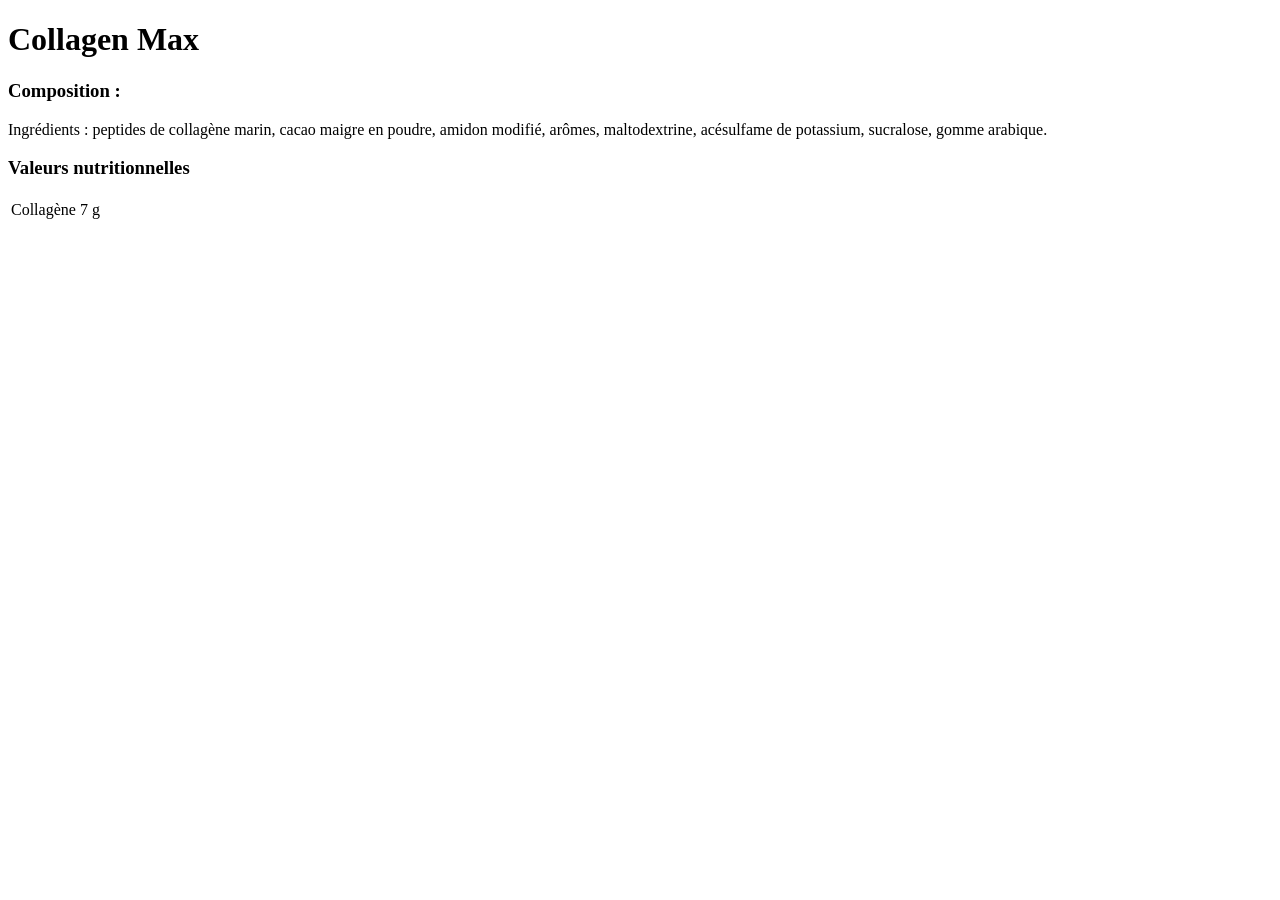
<file: compare/pipeline/tests/fixtures/ingredients_product.html>
<!DOCTYPE html>
<html><head><title>Collagen Max Cacao — Biocyte</title>
<meta property="product:price:amount" content="27,99">
<meta property="product:price:currency" content="EUR">
</head>
<body>
  <h1>Collagen Max</h1>
  <div class="tab">
    <h3>Composition :</h3>
    <p>Ingrédients : peptides de collagène marin, cacao maigre en poudre, amidon modifié,
    arômes, maltodextrine, acésulfame de potassium, sucralose, gomme arabique.</p>
    <h3>Valeurs nutritionnelles</h3>
    <table><tr><td>Collagène</td><td>7 g</td></tr></table>
  </div>
</body></html>
</file>
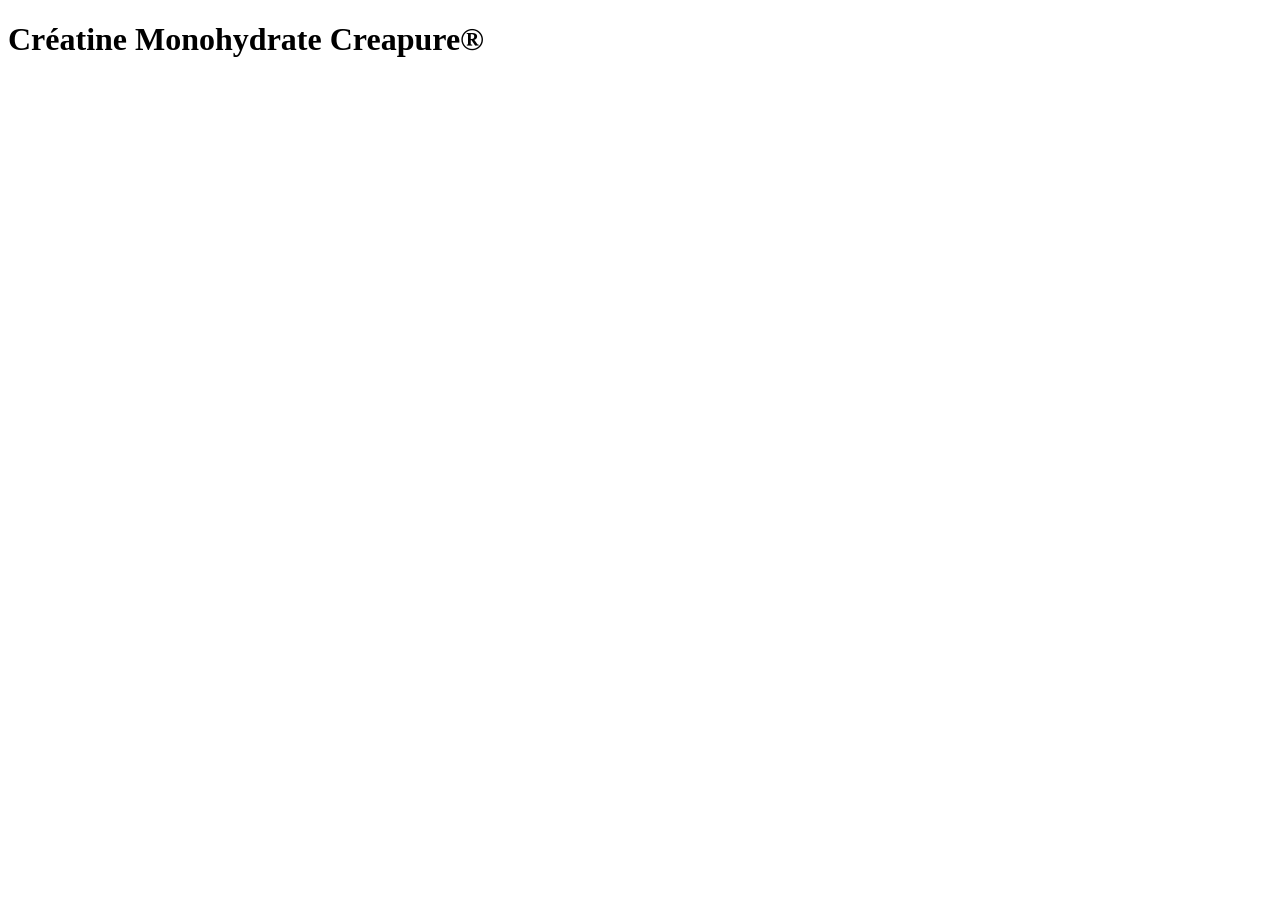
<file: compare/pipeline/tests/fixtures/jsonld_product.html>
<!DOCTYPE html>
<html><head><title>Créatine Monohydrate Creapure® — Nutripure</title>
<script type="application/ld+json">
{
  "@context": "https://schema.org/",
  "@type": "Product",
  "name": "Créatine Monohydrate Creapure®",
  "brand": {"@type": "Brand", "name": "Nutripure"},
  "gtin13": "3770011503087",
  "offers": {
    "@type": "Offer",
    "price": "14.90",
    "priceCurrency": "EUR",
    "availability": "https://schema.org/InStock"
  }
}
</script></head>
<body><h1>Créatine Monohydrate Creapure®</h1></body></html>
</file>
<file: style.css>
:root {
    --bg: #f7f4eb;
    --ink: #000000;
    --pad: clamp(24px, 5vw, 56px);
}

* {
    margin: 0;
    padding: 0;
    box-sizing: border-box;
}

body {
    font-family: ui-monospace, "SF Mono", Menlo, Consolas, "Liberation Mono", monospace;
    background-color: var(--bg);
    color: var(--ink);
    min-height: 100svh;
    display: flex;
    flex-direction: column;
    justify-content: space-between;
    gap: 4rem;
    padding: var(--pad);
    -webkit-font-smoothing: antialiased;
}

::selection {
    background: var(--ink);
    color: var(--bg);
}

.logo {
    font-family: Arial, "Helvetica Neue", Helvetica, sans-serif;
    font-size: clamp(3.5rem, 12vw, 9rem);
    font-weight: bold;
    letter-spacing: -0.04em;
    line-height: 1;
    animation: rise 0.7s ease 0.1s both;
}

.logo-dot {
    animation: breathe 4s ease-in-out infinite;
}

.text {
    display: flex;
    flex-direction: column;
    gap: 1.5rem;
    max-width: 62ch;
    animation: rise 0.7s ease 0.25s both;
}

.text h1,
.text p {
    font-size: 1rem;
    font-weight: 400;
    line-height: 1.7;
    letter-spacing: 0;
}

.p1-line {
    font-size: 0.85rem;
}

.p1-line a {
    color: inherit;
    text-decoration: none;
    opacity: 0.4;
    border-bottom: 1px solid transparent;
    transition: opacity 0.2s ease, border-color 0.2s ease;
}

.p1-line a:hover,
.p1-line a:focus-visible {
    opacity: 1;
    border-bottom-color: var(--ink);
}

@keyframes rise {
    from {
        opacity: 0;
        transform: translateY(10px);
    }
}

@keyframes breathe {
    50% {
        opacity: 0.25;
    }
}

@media (prefers-reduced-motion: reduce) {
    .logo,
    .logo-dot,
    .text {
        animation: none;
    }
}
</file>
